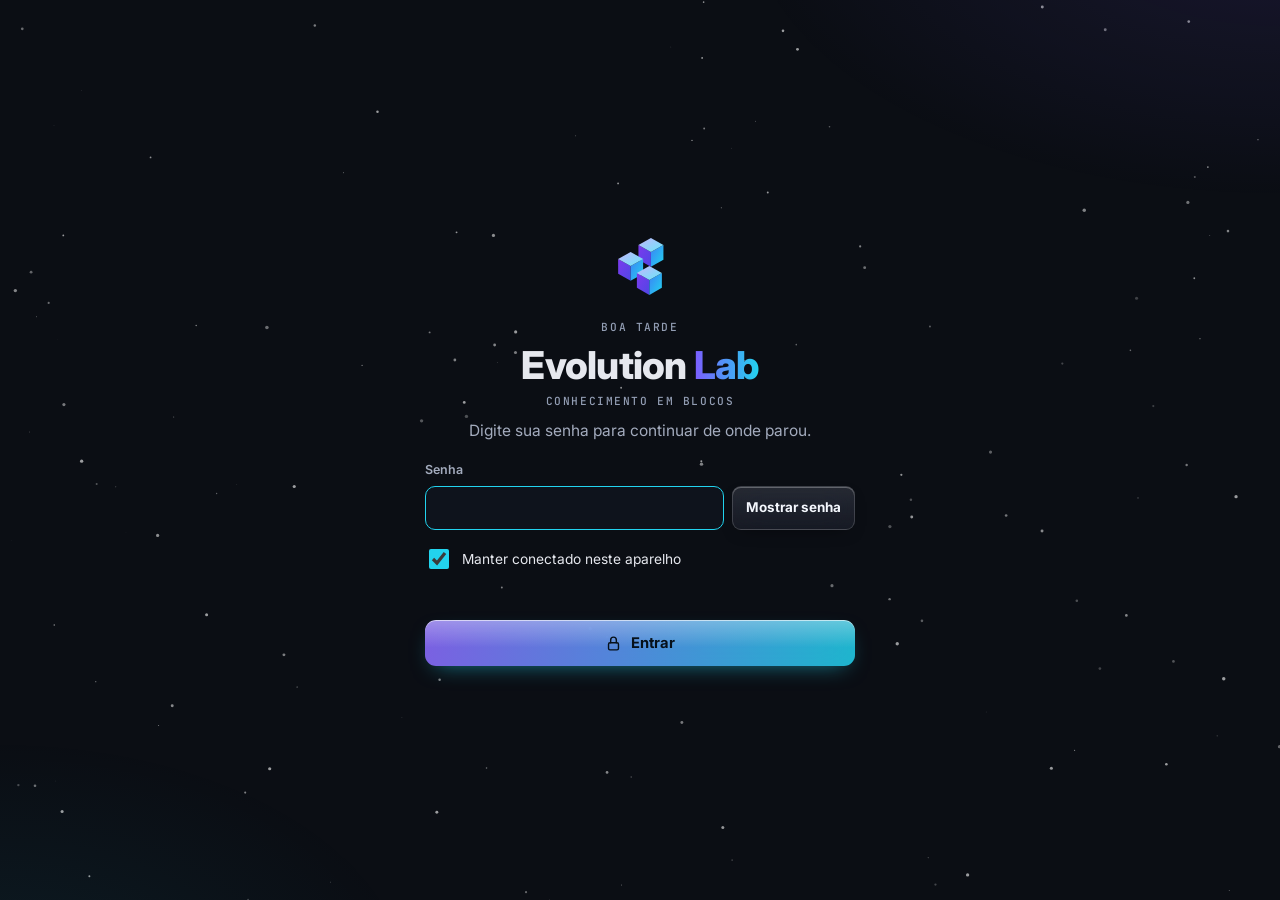
<file: index.html>
<!doctype html>
<html lang="pt-BR">
<head>
<meta charset="utf-8">
<meta name="viewport" content="width=device-width,initial-scale=1,viewport-fit=cover">
<title>Evolution Lab</title>
<meta name="description" content="A escola particular do Arnold: Curso de Claude, Programação com a BLESSAINT e Faculdade Estácio.">
<meta name="theme-color" content="#0B0E1A">
<meta name="apple-mobile-web-app-capable" content="yes">
<meta name="mobile-web-app-capable" content="yes">
<meta name="apple-mobile-web-app-status-bar-style" content="black-translucent">
<meta name="apple-mobile-web-app-title" content="Evo Lab">
<link rel="manifest" href="manifest.webmanifest">
<link rel="icon" href="icon.svg" type="image/svg+xml">
<link rel="apple-touch-icon" href="icon-180.png">
<link rel="preconnect" href="https://fonts.googleapis.com">
<link rel="preconnect" href="https://fonts.gstatic.com" crossorigin>
<link rel="stylesheet" href="https://fonts.googleapis.com/css2?family=Inter:wght@400;500;600;700;800&family=JetBrains+Mono:wght@400;500;600&family=Pixelify+Sans:wght@500;700&display=swap">
<style>
/* Direção: "árvore de habilidades" — RPG da carreira dev. Painel escuro de ferramenta, violeta e ciano como energia, âmbar para constância, tipografia Inter + JetBrains Mono. */
:root{
  --bg:#0B0E14; --bg2:#0E131C; --card:#121722; --card2:#171D2B; --card3:#1E2533;
  --line:#1E2533; --line2:#2A3245;
  --text:#E6E8EE; --muted:#A3ABBD; --dim:#929DB3;
  --violet:#A78BFA; --violet2:#7C5CFF; --cyan:#22D3EE; --amber:#F59E0B; --pink:#F472B6; --green:#34D399; --red:#F87171;
  --gold:#22D3EE; --fire:#F59E0B; --sky:#22D3EE;
  --claude:#F59E0B; --prog:#A78BFA; --fac:#F472B6;
  --ok:#34D399; --bad:#F87171;
  --grad:linear-gradient(90deg,#7C5CFF,#22D3EE);
  --r:16px;
  --f-d:"Inter", system-ui, -apple-system, "Segoe UI", sans-serif;
  --f-b:"Inter", system-ui, -apple-system, "Segoe UI", sans-serif;
  --f-m:"JetBrains Mono", ui-monospace, Consolas, monospace;
  --ink:#E6E8EE; --ink2:#A3ABBD; --paper:#0E131C; --pen:#A78BFA; --pen-soft:#1D1A33;
  --hl:#22D3EE; --hl-ink:#04161A; --red2:#F87171; --ok-soft:#0F2A22; --c-claude:#F59E0B; --c-claude-soft:#2A2010;
  --f-body:var(--f-b); --f-hand:var(--f-m); --f-mono:var(--f-m);
  color-scheme:dark;
}
*{box-sizing:border-box;-webkit-tap-highlight-color:transparent}
html,body{margin:0}
body{background:var(--bg);color:var(--text);font-family:var(--f-b);font-size:15.5px;line-height:1.6;min-height:100vh;overflow-x:hidden;padding-top:env(safe-area-inset-top,0px);-webkit-font-smoothing:antialiased}
body::after{content:"";position:fixed;inset:0;pointer-events:none;z-index:-1;background:radial-gradient(900px 480px at 100% -10%,rgba(124,92,255,.12),transparent 60%),radial-gradient(700px 420px at 0% 110%,rgba(34,211,238,.07),transparent 60%)}
a{color:var(--cyan)}
button{font:inherit;color:inherit;cursor:pointer;border:0;background:none}
input,textarea,select{font:inherit;color:var(--text)}
:focus-visible{outline:2px solid var(--cyan);outline-offset:3px;border-radius:8px}
h1,h2,h3,h4{font-family:var(--f-d);margin:0;line-height:1.12;text-wrap:balance;font-weight:800;letter-spacing:-.02em}
h1{font-size:clamp(1.9rem,5.2vw,2.7rem)}
h2{font-size:clamp(1.3rem,3.4vw,1.75rem)}
h3{font-size:1.05rem;letter-spacing:-.01em}
p{margin:0 0 .8em}
code{font-family:var(--f-m);font-size:.85em;background:#1A2030;color:#C9D4FF;padding:.12em .4em;border-radius:6px}
pre{background:#080B11;border:1px solid var(--line);color:#D6DEFF;padding:14px 16px;border-radius:12px;overflow-x:auto;font-size:.82rem;line-height:1.6;margin:.6em 0 1em;font-family:var(--f-m)}
pre code{background:none;padding:0;color:inherit}
.sr{position:absolute;width:1px;height:1px;overflow:hidden;clip:rect(0 0 0 0)}
.muted{color:var(--muted)} .dim{color:var(--dim)} .small{font-size:.86rem} .tiny{font-size:.76rem}
.mono{font-family:var(--f-m)}
.num{font-variant-numeric:tabular-nums}
.row{display:flex;gap:12px;align-items:center;flex-wrap:wrap}
.between{justify-content:space-between}
.stack{display:flex;flex-direction:column;gap:16px}
.grid2{display:grid;grid-template-columns:repeat(auto-fit,minmax(min(100%,320px),1fr));gap:16px}
.grid3{display:grid;grid-template-columns:repeat(auto-fit,minmax(min(100%,240px),1fr));gap:14px}
.eyebrow{font-family:var(--f-m);font-size:.7rem;letter-spacing:.14em;text-transform:uppercase;font-weight:500;color:var(--dim)}
.gtext{background:var(--grad);-webkit-background-clip:text;background-clip:text;color:transparent}

/* app shell */
.shell{display:grid;grid-template-columns:248px minmax(0,1fr);min-height:100vh}
.rail{position:sticky;top:0;height:100vh;padding:22px 14px;display:flex;flex-direction:column;gap:4px;border-right:1px solid var(--line);background:rgba(11,14,20,.85)}
.brand{display:flex;align-items:center;gap:12px;padding:2px 6px 22px;text-decoration:none;color:var(--text)}
.brand b{font-weight:700;font-size:.98rem;line-height:1.2;display:block}
.brand small{display:block;font-family:var(--f-m);font-size:.72rem;color:var(--cyan)}
.crest{width:42px;height:42px;flex:none}
.navi{display:flex;align-items:center;gap:12px;padding:10px 12px;border-radius:10px;text-decoration:none;color:var(--dim);font-weight:600;font-size:.93rem}
.navi svg{width:20px;height:20px;flex:none}
.navi:hover{background:var(--card);color:var(--text)}
.navi[aria-current="page"]{background:var(--card2);color:var(--text)}
.navi[aria-current="page"] svg{color:var(--cyan)}
.rail .spacer{flex:1}
.rail .sync{font-family:var(--f-m);font-size:.72rem;color:var(--dim);padding:8px 12px;display:flex;gap:8px;align-items:center}
.dot{width:7px;height:7px;border-radius:50%;background:var(--green);flex:none}
.dot.off{background:var(--amber)} .dot.busy{background:var(--cyan);animation:pulse 1s infinite}
.main{min-width:0}
.topbar{position:sticky;top:0;z-index:30;display:flex;align-items:center;gap:8px;justify-content:flex-end;padding:12px max(18px,env(safe-area-inset-right,0px)) 12px max(18px,env(safe-area-inset-left,0px));background:rgba(11,14,20,.85);backdrop-filter:blur(12px);border-bottom:1px solid var(--line)}
.topbar .brand{display:none;padding:0;margin-right:auto}
.pill{display:inline-flex;align-items:center;gap:7px;padding:6px 11px;border-radius:9px;background:var(--card);border:1px solid var(--line);font-family:var(--f-m);font-size:.8rem;white-space:nowrap;text-decoration:none;color:var(--text)}
.pill svg{width:15px;height:15px}
.pill.fire{color:var(--amber)} .pill.xp{color:var(--cyan)} .pill.lvl{color:var(--violet)}
.pill.fire.cold{color:var(--dim)}
.wrap{max-width:1180px;margin:0 auto;padding:28px max(18px,env(safe-area-inset-right,0px)) 80px max(18px,env(safe-area-inset-left,0px))}
.tabbar{display:none}
@media (max-width:860px){
  .shell{grid-template-columns:1fr}
  .rail{display:none}
  .topbar .brand{display:flex}
  .topbar .brand small{display:none}
  .topbar .pill.lvl{display:none}
  .tabbar{display:flex;position:fixed;left:0;right:0;bottom:0;z-index:40;background:rgba(14,19,28,.96);backdrop-filter:blur(14px);border-top:1px solid var(--line);
    padding:6px max(6px,env(safe-area-inset-right,0px)) calc(6px + env(safe-area-inset-bottom,0px)) max(6px,env(safe-area-inset-left,0px))}
  .tabbar a{flex:1;display:flex;flex-direction:column;align-items:center;gap:3px;padding:6px 2px;border-radius:10px;text-decoration:none;color:var(--dim);font-size:.66rem;font-weight:600}
  .tabbar a svg{width:22px;height:22px}
  .tabbar a[aria-current="page"]{color:var(--cyan)}
  .wrap{padding-bottom:calc(96px + env(safe-area-inset-bottom,0px))}
}

/* cartões e botões */
.card{background:var(--card);border:1px solid var(--line);border-radius:var(--r);padding:18px}
.card.glow{border-color:var(--line2)}
.btn{display:inline-flex;align-items:center;justify-content:center;gap:9px;padding:11px 18px;min-height:46px;border-radius:11px;font-weight:700;font-size:.92rem;text-decoration:none;background:var(--card2);color:var(--text);border:1px solid var(--line2);transition:filter .12s, transform .12s}
.btn:hover{filter:brightness(1.18)}
.btn:active{transform:translateY(1px)}
.btn.gold{background:var(--grad);color:#0B0E14;border:0}
.btn.ok{background:linear-gradient(90deg,#10B981,#34D399);color:#04140E;border:0}
.btn.ghost{background:transparent}
.btn.sm{min-height:38px;padding:7px 13px;font-size:.84rem;border-radius:9px}
.btn svg{width:17px;height:17px}
.tag{display:inline-flex;align-items:center;gap:6px;padding:3px 9px;border-radius:7px;font-family:var(--f-m);font-size:.72rem;background:var(--card3);color:var(--muted)}
.tag.cl{background:rgba(245,158,11,.12);color:var(--amber)} .tag.pg{background:rgba(167,139,250,.14);color:var(--violet)} .tag.fc{background:rgba(244,114,182,.13);color:var(--pink)}
.tag.ok{background:rgba(52,211,153,.13);color:var(--green)} .tag.bad{background:rgba(248,113,113,.13);color:var(--red)} .tag.gold{background:rgba(34,211,238,.12);color:var(--cyan)}
.bar{height:8px;border-radius:99px;background:var(--card3);overflow:hidden}
.bar i{display:block;height:100%;border-radius:99px;background:var(--grad);transition:width .8s cubic-bezier(.2,.8,.2,1)}
.field{display:flex;flex-direction:column;gap:6px;font-size:.78rem;font-weight:600;color:var(--muted)}
.input,.field input,.field select,.field textarea{background:var(--bg2);border:1px solid var(--line2);border-radius:10px;padding:10px 12px;min-height:44px;font-weight:500;width:100%}
.input:focus,.field input:focus,.field textarea:focus{outline:none;border-color:var(--cyan)}
.chips{display:flex;gap:7px;flex-wrap:wrap}
.chip{padding:7px 12px;border-radius:9px;background:var(--card2);border:1px solid var(--line2);font-family:var(--f-m);font-size:.8rem;min-height:36px}
.chip[aria-pressed="true"]{background:var(--cyan);color:#04161A;border-color:var(--cyan)}
.err{color:var(--red);font-weight:600;font-size:.85rem;min-height:1.2em}

/* PAINEL */
.dash > *,.stack > *,.hero-grid > *{min-width:0}
.dash{display:grid;grid-template-columns:minmax(0,1.3fr) minmax(0,1fr);gap:16px;align-items:start}
@media (max-width:980px){.dash{grid-template-columns:1fr}}
.head{display:flex;justify-content:space-between;align-items:flex-end;gap:14px;flex-wrap:wrap}
.head h1 span{background:var(--grad);-webkit-background-clip:text;background-clip:text;color:transparent}
.k{font-family:var(--f-m);font-size:.7rem;color:var(--dim);text-transform:uppercase;letter-spacing:.14em}
.career{display:flex;align-items:center;gap:8px;margin-top:14px;overflow-x:auto;padding-bottom:2px}
.career span{font-family:var(--f-m);font-size:.78rem;color:#4F586D;white-space:nowrap}
.career span.on{color:var(--text)} .career span.cur{color:var(--cyan);font-weight:600}
.career i{flex:1;min-width:16px;height:2px;background:#232B3B;border-radius:2px}
.career i.on{background:var(--cyan)}
.stats3{display:grid;grid-template-columns:repeat(3,minmax(0,1fr));gap:10px;margin-top:14px}
.stat{background:var(--bg2);border:1px solid var(--line);border-radius:12px;padding:12px}
.stat .v{font-weight:800;font-size:1.55rem;letter-spacing:-.03em;margin-top:4px;line-height:1.1}
.stat .v small{font-family:var(--f-m);font-weight:400;font-size:.74rem;color:var(--dim);letter-spacing:0}
.attr{display:grid;grid-template-columns:104px minmax(0,1fr) 32px;gap:10px;align-items:center;font-size:.92rem;margin-top:11px}
.attr .bar{height:7px}
.attr b{font-family:var(--f-m);font-weight:400;font-size:.8rem;color:var(--dim);text-align:right}
.tree{width:100%;height:auto;display:block}
.tree text{font-family:var(--f-m);font-size:11px}
.weekt{display:grid;grid-template-columns:repeat(7,minmax(0,1fr));gap:7px;margin-top:14px}
.weekt div{text-align:center}
.weekt i{display:block;height:48px;border-radius:9px;background:var(--card3)}
.weekt i.on{background:var(--cyan)}
.weekt i.rest{background:transparent;border:1.5px dashed var(--line2)}
.weekt i.today{box-shadow:0 0 0 2px var(--text)}
.weekt i.on.today{background:var(--grad)}
.weekt small{font-family:var(--f-m);font-size:.7rem;color:var(--dim)}
.quest{display:grid;grid-template-columns:30px minmax(0,1fr) auto;gap:12px;align-items:center;padding:12px 0;border-top:1px solid var(--line);text-decoration:none;color:var(--text)}
.quest:first-of-type{border-top:0}
.quest .ic{width:26px;height:26px;border-radius:8px;display:flex;align-items:center;justify-content:center;border:1.5px solid var(--line2)}
.qfold{margin-top:10px;border:1px solid var(--line);border-radius:14px;padding:0 12px;background:rgba(255,255,255,.02)}
.qfold>summary{list-style:none;cursor:pointer;display:flex;align-items:center;justify-content:space-between;gap:10px;min-height:46px;font-weight:600;font-size:14px}
.qfold>summary::-webkit-details-marker{display:none}
.qfold-chev{width:9px;height:9px;border-right:2px solid currentColor;border-bottom:2px solid currentColor;transform:rotate(45deg);transition:transform .2s;margin-right:4px;opacity:.7}
.qfold[open] .qfold-chev{transform:rotate(-135deg)}
.qfold[open]{padding-bottom:6px}
.qfold.late{border-color:rgba(245,158,11,.45);background:linear-gradient(150deg,rgba(245,158,11,.10),rgba(255,255,255,.02))}
.qfold.late>summary{color:var(--amber,#F59E0B)}
.quest.late .ic{border-color:rgba(245,158,11,.7)}
.quest.late .rw{color:var(--amber,#F59E0B)}
.quest .ic svg{width:15px;height:15px}
.quest.done .ic{background:var(--cyan);border-color:var(--cyan);color:#04161A}
.quest.done b{color:var(--dim);text-decoration:line-through;font-weight:500}
.quest .rw{font-family:var(--f-m);color:var(--violet);font-size:.78rem;white-space:nowrap}
.quest:hover b{color:#fff}
.goal{display:flex;gap:14px;align-items:center}
.ring{flex:none}
.ring text{font-family:var(--f-m);font-weight:600;fill:var(--text)}
.badge-mini{display:flex;gap:10px;align-items:center;padding:10px;border-radius:11px;background:var(--bg2);border:1px solid var(--line);font-size:.86rem}
.badge-mini i{width:30px;height:30px;border-radius:8px;display:flex;align-items:center;justify-content:center;font:600 .62rem var(--f-m);font-style:normal;flex:none;color:#0B0E14}
.badge-mini.off i{background:var(--card3)!important;color:var(--dim)}
.badge-mini.off{color:var(--dim)}
.course{display:flex;flex-direction:column;gap:10px;text-decoration:none;color:var(--text);border-radius:var(--r);padding:16px;background:var(--card);border:1px solid var(--line);transition:border-color .15s}
.course:hover{border-color:var(--line2)}
.course .ico{width:38px;height:38px;border-radius:10px;display:flex;align-items:center;justify-content:center;background:var(--card3)}
.course .ico svg{width:20px;height:20px}
.c-cl .ico{color:var(--amber)} .c-pg .ico{color:var(--violet)} .c-fc .ico{color:var(--pink)}
.course h3{font-size:1rem}
.course .grow{flex:1}
.heat{display:grid;grid-auto-flow:column;grid-template-rows:repeat(7,1fr);gap:3px;overflow-x:auto;padding-bottom:4px}
.heat i{width:13px;height:13px;border-radius:3px;background:var(--card3)}
.heat i.l1{background:#173B47} .heat i.l2{background:#156075} .heat i.l3{background:#1597B0} .heat i.l4{background:#22D3EE}
.quote{font-weight:600;font-size:1rem;line-height:1.45}

/* hero de curso */
.course-hero{border-radius:20px;padding:clamp(20px,3.5vw,30px);border:1px solid var(--line);background:var(--card);position:relative;overflow:hidden}
.course-hero::before{content:"";position:absolute;inset:0 0 auto;height:3px;background:var(--acc,var(--grad))}
.hero-grid{display:grid;grid-template-columns:minmax(0,1.3fr) minmax(0,1fr);gap:22px;align-items:center}
@media (max-width:760px){.hero-grid{grid-template-columns:1fr}}

/* TRILHA (curso de Claude) */
.trail{position:relative;display:flex;flex-direction:column;align-items:center;padding:6px 0 30px}
.unit{width:100%;max-width:680px;border-radius:14px;padding:14px 16px;margin:24px 0 14px;display:flex;justify-content:space-between;align-items:center;gap:12px;border:1px solid var(--line);background:var(--card)}
.unit h3{font-size:1rem}
.node-wrap{position:relative;display:flex;flex-direction:column;align-items:center;margin:8px 0}
.node{position:relative;width:64px;height:64px;border-radius:50%;display:flex;align-items:center;justify-content:center;text-decoration:none;color:var(--muted);background:var(--bg2);border:2px solid var(--line2);font-family:var(--f-m);font-weight:600;font-size:1.05rem;transition:transform .12s,border-color .12s}
.node:hover{border-color:var(--violet);color:var(--text)}
.node.done{background:var(--cyan);border-color:var(--cyan);color:#04161A}
.node.cur{border-color:var(--violet);color:var(--text);box-shadow:0 0 0 6px rgba(124,92,255,.18),0 0 28px rgba(124,92,255,.35)}
.node.rev{border-radius:16px}
.node svg{width:26px;height:26px}
.node-lbl{margin-top:10px;text-align:center;font-weight:600;font-size:.86rem;max-width:min(220px,44vw);line-height:1.3}
.node-lbl small{display:block;color:var(--dim);font-family:var(--f-m);font-weight:400;font-size:.7rem;margin-top:2px}
.stars{display:flex;gap:2px;justify-content:center;margin-top:5px}
.stars svg{width:13px;height:13px}
.bubble{position:absolute;top:-30px;white-space:nowrap;background:var(--violet2);color:#fff;font-family:var(--f-m);font-size:.66rem;padding:4px 8px;border-radius:6px;letter-spacing:.08em}

/* AULA */
.read-bar{position:fixed;left:0;top:0;height:3px;z-index:50;background:var(--grad);width:0}
.lesson{max-width:780px;margin:0 auto}
.crumbs{display:flex;gap:8px;align-items:center;flex-wrap:wrap;font-size:.84rem;font-family:var(--f-m)}
.crumbs a{text-decoration:none;color:var(--muted)}
.fig{margin:0;border-radius:16px;padding:14px;background:var(--bg2);border:1px solid var(--line)}
.fig svg{display:block;width:100%;height:auto}
.content{font-size:1.02rem}
.sec{background:var(--card);border:1px solid var(--line);border-radius:16px;padding:18px 20px;margin-top:12px}
.sec h3{display:flex;gap:12px;align-items:center;font-size:1.08rem;margin-bottom:10px}
.sec h3 .k{width:30px;height:30px;border-radius:8px;flex:none;display:flex;align-items:center;justify-content:center;background:rgba(124,92,255,.16);color:var(--violet);font-family:var(--f-m);font-size:.82rem;letter-spacing:0}
.sec ul,.sec ol{padding-left:1.25em;margin:.3em 0 .6em} .sec li{margin:.3em 0}
.sec b{color:#fff}
.tip{display:flex;gap:14px;padding:16px 18px;border-radius:16px;background:rgba(34,211,238,.06);border:1px solid rgba(34,211,238,.28)}
.tip svg{width:24px;height:24px;color:var(--cyan);flex:none}
.divider{display:flex;align-items:center;gap:14px;margin:26px 0 6px}
.divider::before,.divider::after{content:"";flex:1;height:1px;background:var(--line2)}
.divider h2{font-family:var(--f-m);font-weight:500;font-size:.85rem;letter-spacing:.16em;text-transform:uppercase;color:var(--cyan)}
.mind{display:grid;grid-template-columns:repeat(auto-fit,minmax(min(100%,200px),1fr));gap:10px}
.mind .center{grid-column:1/-1;text-align:center;padding:12px;border-radius:12px;background:var(--grad);color:#0B0E14;font-weight:800}
.mind .n{padding:11px 13px;border-radius:12px;background:var(--card);border:1px solid var(--line);border-left:3px solid var(--violet);font-weight:500;font-size:.9rem;line-height:1.35}

/* QUIZ */
.quiz{background:var(--card);border:1px solid var(--line2);border-radius:18px;padding:clamp(16px,3vw,24px)}
.qprog{display:flex;gap:5px}
.qprog i{flex:1;height:5px;border-radius:99px;background:var(--card3)}
.qprog i.ok{background:var(--green)} .qprog i.bad{background:var(--red)} .qprog i.cur{background:var(--violet)}
.qtext{font-weight:700;font-size:clamp(1.05rem,3vw,1.25rem);line-height:1.35;margin:16px 0 12px;letter-spacing:-.01em}
.opt{display:flex;gap:13px;align-items:flex-start;width:100%;text-align:left;padding:13px 14px;border-radius:12px;background:var(--bg2);border:1.5px solid var(--line2);margin-top:9px;font-weight:500;line-height:1.4;transition:border-color .1s}
.opt:hover{border-color:#3B4560}
.box{flex:none;width:22px;height:22px;border:2px solid #4B556D;border-radius:6px;position:relative;margin-top:-1px}
.opt[aria-checked="true"]{border-color:var(--violet);background:rgba(124,92,255,.08)}
.opt[aria-checked="true"] .box{border-color:var(--violet)}
.opt[aria-checked="true"] .box::before,.opt[aria-checked="true"] .box::after{content:"";position:absolute;left:50%;top:50%;width:18px;height:3px;background:var(--violet);border-radius:2px}
.opt[aria-checked="true"] .box::before{transform:translate(-50%,-50%) rotate(45deg)}
.opt[aria-checked="true"] .box::after{transform:translate(-50%,-50%) rotate(-45deg)}
.opt.right{border-color:var(--green);background:rgba(52,211,153,.08)} .opt.right .box{border-color:var(--green)} .opt.right .box::before,.opt.right .box::after{background:var(--green)}
.opt.wrong{border-color:var(--red);background:rgba(248,113,113,.08)} .opt.wrong .box{border-color:var(--red)} .opt.wrong .box::before,.opt.wrong .box::after{background:var(--red)}
.opt[disabled]{cursor:default}
.feedback{margin-top:14px;padding:14px;border-radius:12px;display:flex;gap:12px;align-items:flex-start;font-size:.94rem}
.feedback.ok{background:rgba(52,211,153,.08);border:1px solid rgba(52,211,153,.35)} .feedback.bad{background:rgba(248,113,113,.07);border:1px solid rgba(248,113,113,.35)}
.combo{font-family:var(--f-m);font-size:.82rem;color:var(--amber);display:flex;gap:6px;align-items:center}
.result{text-align:center;display:flex;flex-direction:column;align-items:center;gap:12px;padding:8px 0}
.bigstars{display:flex;gap:8px}
.bigstars svg{width:40px;height:40px}
.xpgain{font-family:var(--f-m);font-weight:600;font-size:1.7rem;color:var(--cyan)}
.check{display:flex;gap:13px;align-items:flex-start;width:100%;text-align:left;padding:12px 14px;border-radius:12px;background:var(--bg2);border:1px solid var(--line2);font-weight:500;line-height:1.4}
.check + .check{margin-top:8px}
.check[aria-checked="true"]{border-color:rgba(52,211,153,.5)}
.check[aria-checked="true"] .t{color:var(--dim);text-decoration:line-through}
.check[aria-checked="true"] .box{background:var(--green);border-color:var(--green)}
.check[aria-checked="true"] .box::after{content:"";position:absolute;left:6px;top:1px;width:6px;height:12px;border:solid #04140E;border-width:0 3px 3px 0;transform:rotate(45deg)}
.check .xp{margin-left:auto;font-family:var(--f-m);font-size:.74rem;color:var(--violet);white-space:nowrap}

/* listas */
.list{border-radius:16px;overflow:hidden;border:1px solid var(--line);background:var(--card)}
.li{display:grid;grid-template-columns:auto minmax(0,1fr) auto;gap:14px;align-items:center;padding:12px 16px;border-top:1px solid var(--line);width:100%;text-align:left}
.li:first-child{border-top:0}
.li:hover{background:var(--card2)}
.tick{width:26px;height:26px;border-radius:8px;border:2px solid var(--line2);position:relative;flex:none;background:var(--bg2)}
.tick[aria-checked="true"]{background:var(--cyan);border-color:var(--cyan)}
.tick[aria-checked="true"]::after{content:"";position:absolute;left:7px;top:2px;width:7px;height:13px;border:solid #04161A;border-width:0 3px 3px 0;transform:rotate(45deg)}
.grade{font-family:var(--f-m);font-size:1.05rem;font-weight:600;color:var(--cyan);line-height:1}
.boss{display:flex;gap:14px;align-items:center;padding:12px 14px;border-radius:12px;background:var(--bg2);border:1px solid var(--line);width:100%;text-align:left}
.boss .hp{flex:1}
.boss.dead{opacity:.55}
.boss.dead .t{text-decoration:line-through}

/* faculdade */
.disc{border-radius:16px;padding:18px;background:var(--card);border:1px solid var(--line);border-top:3px solid var(--pink)}
.grades{display:grid;grid-template-columns:repeat(4,minmax(0,1fr));gap:10px}
@media (max-width:520px){.grades{grid-template-columns:repeat(2,minmax(0,1fr))}}
.ev{display:flex;gap:14px;align-items:center;padding:11px 0;border-bottom:1px solid var(--line)}
.ev .d{width:50px;height:54px;flex:none;border-radius:10px;background:var(--card3);display:flex;flex-direction:column;align-items:center;justify-content:center;font-weight:800;line-height:1}
.ev .d small{font-family:var(--f-m);font-weight:400;font-size:.6rem;color:var(--pink);text-transform:uppercase;margin-top:4px}

/* perfil */
.medal{display:flex;gap:12px;align-items:center;padding:12px;border-radius:12px;background:var(--bg2);border:1px solid var(--line)}
.medal .m{width:44px;height:44px;flex:none}
.medal.off{opacity:.45;filter:grayscale(1)}
.medal.on{border-color:rgba(34,211,238,.35)}
.tbl{width:100%;border-collapse:collapse;font-size:.92rem}
.tbl th{text-align:left;font-family:var(--f-m);font-weight:400;font-size:.68rem;letter-spacing:.12em;text-transform:uppercase;color:var(--dim);padding:10px;border-bottom:1px solid var(--line2)}
.tbl td{padding:12px 10px;border-bottom:1px solid var(--line)}
.tbl-wrap{overflow-x:auto}
.cert{position:relative;text-align:center;padding:30px 22px;border-radius:18px;background:linear-gradient(135deg,#1A1535,#0F2A33);border:1px solid rgba(34,211,238,.4)}
.cert h2{background:var(--grad);-webkit-background-clip:text;background-clip:text;color:transparent}

/* login */
.login{min-height:100vh;display:flex;align-items:center;justify-content:center;padding:28px max(18px,env(safe-area-inset-right,0px)) 28px max(18px,env(safe-area-inset-left,0px));position:relative;overflow:hidden}
.login canvas{position:fixed;inset:0;width:100%;height:100%;z-index:-1;opacity:.6}
.login-box{width:100%;max-width:430px;display:flex;flex-direction:column;gap:16px}
.login-box .crest{width:64px;height:64px;margin:0 auto}
.login h1{text-align:center;font-size:clamp(1.8rem,7vw,2.4rem)}
.steps{counter-reset:s;display:flex;flex-direction:column;gap:10px;padding:0;margin:0;list-style:none}
.steps li{counter-increment:s;display:grid;grid-template-columns:30px minmax(0,1fr);gap:10px;font-size:.9rem}
.steps li::before{content:counter(s);width:24px;height:24px;border-radius:7px;background:var(--card3);display:flex;align-items:center;justify-content:center;font-family:var(--f-m);font-size:.75rem}

/* overlays */
.toast{position:fixed;left:50%;transform:translateX(-50%);bottom:calc(92px + env(safe-area-inset-bottom,0px));z-index:80;background:var(--card2);border:1px solid var(--line2);color:var(--text);padding:11px 18px;border-radius:11px;font-weight:600;font-size:.88rem;max-width:calc(100% - 32px);text-align:center;box-shadow:0 12px 40px rgba(0,0,0,.5)}
@media (min-width:861px){.toast{bottom:28px}}
.xp-float{position:fixed;z-index:85;font-family:var(--f-m);font-weight:600;color:var(--cyan);font-size:1.05rem;pointer-events:none;background:rgba(11,14,20,.85);border:1px solid rgba(34,211,238,.4);padding:4px 10px;border-radius:8px}
@media (prefers-reduced-motion:no-preference){.xp-float{animation:floatup 1.3s ease-out forwards}}
@keyframes floatup{from{opacity:0;transform:translateY(8px)}20%{opacity:1;transform:translateY(0)}to{opacity:0;transform:translateY(-46px)}}
@keyframes pulse{0%,100%{opacity:1}50%{opacity:.35}}
.modal{position:fixed;inset:0;z-index:90;background:rgba(5,7,12,.8);backdrop-filter:blur(6px);display:flex;align-items:center;justify-content:center;padding:22px}
.modal-in{width:100%;max-width:420px;border-radius:20px;padding:28px 22px;text-align:center;background:var(--card);border:1px solid var(--line2);display:flex;flex-direction:column;gap:12px;align-items:center;box-shadow:0 0 0 1px rgba(124,92,255,.2),0 30px 80px rgba(0,0,0,.6),0 0 60px rgba(124,92,255,.2)}
@media (prefers-reduced-motion:no-preference){.modal-in{animation:pop .35s cubic-bezier(.2,1.2,.4,1) both}}
@keyframes pop{from{transform:scale(.92);opacity:0}to{transform:none;opacity:1}}
.sheet{position:fixed;inset:0;z-index:90;background:rgba(5,7,12,.7);display:flex;align-items:flex-end;justify-content:center}
.sheet-in{width:100%;max-width:560px;background:var(--card);border:1px solid var(--line2);border-radius:20px 20px 0 0;padding:20px 18px calc(22px + env(safe-area-inset-bottom,0px));display:flex;flex-direction:column;gap:14px;max-height:88vh;overflow:auto}
@media (prefers-reduced-motion:no-preference){.sheet-in{animation:up .22s ease-out both}}
@keyframes up{from{transform:translateY(30px);opacity:.5}to{transform:none;opacity:1}}
#confetti{display:none}
.fade{animation:fadein .25s ease-out both}
@keyframes fadein{from{opacity:0;transform:translateY(6px)}to{opacity:1;transform:none}}

/* meus cursos, violão, biblioteca */
.ptag{display:inline-flex;align-items:center;font-family:var(--f-m);font-size:.66rem;letter-spacing:.08em;text-transform:uppercase;padding:3px 9px;border-radius:999px;border:1px solid}
.okc{color:var(--green)} .vio{color:var(--violet)}
.cgrid{display:grid;grid-template-columns:repeat(auto-fill,minmax(min(100%,290px),1fr));gap:14px}
.ccard{display:flex;flex-direction:column;gap:12px;padding:16px;border-radius:var(--r);background:var(--card);border:1px solid var(--line);text-decoration:none;color:var(--text);transition:border-color .15s}
.ccard:hover{border-color:var(--line2)}
.ccard .bar{height:6px}
.ccover{height:88px;border-radius:12px;position:relative;overflow:hidden;display:flex;align-items:flex-end;padding:12px}
.ccover::after{content:"";position:absolute;inset:0;background:repeating-linear-gradient(135deg,rgba(255,255,255,.04) 0 2px,transparent 2px 14px)}
.ccover b{position:relative;font-weight:800;font-size:1.02rem;line-height:1.2}
.ccard .btn{overflow:hidden;text-overflow:ellipsis;white-space:nowrap;display:block;text-align:center;line-height:22px}
.linkcard{display:flex;align-items:center;gap:14px;text-decoration:none;color:var(--text)}
.linkcard > span:nth-child(2){flex:1;min-width:0}
.linkcard > svg{width:18px;height:18px;color:var(--dim)}
.ico2{width:42px;height:42px;border-radius:12px;display:grid;place-items:center;background:var(--card3);color:var(--cyan);flex:none}
.ico2 svg{width:22px;height:22px}
.back{display:inline-flex;align-items:center;gap:8px;color:var(--muted);text-decoration:none;font-weight:600;font-size:.88rem}
.back svg{width:18px;height:18px}
.chero{display:grid;grid-template-columns:minmax(0,1.4fr) minmax(0,1fr);gap:16px}
@media (max-width:860px){.chero{grid-template-columns:1fr}}
.mod{border:1px solid var(--line);border-radius:14px;background:var(--card);margin-bottom:10px;overflow:hidden}
.mod summary{list-style:none;cursor:pointer;padding:14px 16px;display:flex;gap:12px;align-items:center}
.mod summary::-webkit-details-marker{display:none}
.mn{width:38px;height:34px;border-radius:10px;display:grid;place-items:center;background:var(--card3);color:var(--muted);flex:none;font-family:var(--f-m);font-size:.68rem;font-weight:700}
.mn svg{width:16px;height:16px}
.mod.done .mn{background:#0F2A22;color:var(--green)} .mod.cur .mn{background:#1D1A33;color:var(--violet)}
.les{display:flex;align-items:center;gap:12px;padding:11px 16px;border-top:1px solid var(--line)}
.les.nx{background:#16132A}
.les .t{flex:1;min-width:0}.les .t b{font-weight:600;font-size:.92rem;display:block;line-height:1.3}
.les .tick{cursor:pointer}
.open{font-weight:600;font-size:.8rem;color:var(--cyan);text-decoration:none;white-space:nowrap}
.cnt{display:flex;align-items:center;gap:10px}
.cnt .btn{min-width:40px;padding:6px 0}
.cnt .mono{font-size:1.05rem;font-weight:700;min-width:54px;text-align:center}
.vweek{display:grid;grid-template-columns:repeat(7,1fr);gap:8px;align-items:end;height:100px;margin-top:14px}
.vweek > div{display:flex;flex-direction:column;justify-content:flex-end;height:100%}
.vweek i{display:block;border-radius:6px 6px 3px 3px;background:var(--grad)}
.vweek span{font-family:var(--f-m);font-size:.66rem;color:var(--dim);text-align:center;display:block;margin-top:5px}
.vweek span.today{color:var(--cyan)}
.chords{display:flex;gap:8px;flex-wrap:wrap}
.cd{font-family:var(--f-m);font-weight:700;font-size:.85rem;padding:8px 12px;min-width:46px;border-radius:10px;border:1px solid var(--line2);background:var(--card2);color:var(--dim)}
.cd.s2{color:var(--green);border-color:#1F4D2E;background:#0F2A22} .cd.s1{color:var(--amber);border-color:#5A4010;background:#2A2010}
.song{display:flex;gap:10px;align-items:center;padding:10px 0;border-top:1px solid var(--line)}
.song b{font-weight:600}
.st{font-family:var(--f-m);font-weight:600;font-size:.68rem;padding:4px 9px;border-radius:999px;white-space:nowrap;flex:none}
.st.a{background:#2A2010;color:var(--amber)} .st.d{background:#0F2A22;color:var(--green)} .st.q{background:var(--card3);color:var(--muted)}
.seg{display:flex;gap:6px;flex-wrap:wrap}
.seg button{font-weight:600;font-size:.8rem;padding:7px 12px;border-radius:9px;background:var(--card);border:1px solid var(--line);color:var(--muted)}
.seg button[aria-pressed="true"]{color:var(--text);border-color:var(--cyan)}
.shelf{display:grid;grid-template-columns:repeat(auto-fill,minmax(140px,1fr));gap:16px}
.book{display:flex;flex-direction:column;gap:8px;text-align:left}
.book.add{aspect-ratio:2/3;border-radius:12px;border:1.5px dashed var(--line2);display:grid;place-items:center;color:var(--dim);font-weight:600;text-align:center}
.book.add svg{width:22px;height:22px}
.bc{aspect-ratio:2/3;width:100%;border-radius:6px 12px 12px 6px;padding:14px 12px;display:flex;flex-direction:column;justify-content:space-between;box-shadow:inset 6px 0 0 rgba(0,0,0,.25),0 10px 24px rgba(0,0,0,.35);color:#fff}
.bc.big{width:104px;flex:none}
.bc b{font-weight:800;font-size:1rem;line-height:1.15}
.bc small{font-family:var(--f-m);font-size:.6rem;opacity:.75;letter-spacing:.04em}
.stars5{display:flex;gap:2px}
.stars5 button{font-size:1.4rem;color:var(--line2);padding:0 2px;line-height:1}
.stars5 button.on{color:var(--amber)}
.note{border-left:3px solid var(--violet2);padding:8px 12px;background:var(--card2);border-radius:0 10px 10px 0;font-size:.9rem;margin-top:8px;gap:8px}
.tabbar a{min-width:0}
.tree .tl{font-family:var(--f-b);font-size:10.5px}
.tree-list{display:none;flex-direction:column;gap:2px;position:relative}
.tn{display:flex;align-items:center;gap:12px;padding:7px 4px;position:relative}
.tn .ring{flex:none}
.tn .ring text{fill:var(--text);font-family:var(--f-m);font-weight:700}
.tn b{font-weight:600;font-size:.92rem;display:block;line-height:1.25}
.tn.lock{opacity:.55}
.tn.cur{background:linear-gradient(90deg,rgba(124,92,255,.14),transparent);border-radius:12px}
.tn + .tn::before{content:"";position:absolute;left:23px;top:-8px;width:2px;height:12px;background:var(--line2)}
.tn.ok + .tn::before{background:var(--cyan)}
.frase{margin:10px 0 0;font-size:.95rem;color:var(--text);max-width:620px;line-height:1.45;border-left:3px solid var(--violet2);padding-left:12px}
.frase span{color:var(--dim);font-size:.8rem;font-family:var(--f-m)}
.trees{display:flex;flex-direction:column;gap:16px}
.ttabs{display:none;gap:6px;overflow-x:auto;scrollbar-width:none}
.ttabs::-webkit-scrollbar{display:none}
.ttabs button{flex:none;font-weight:600;font-size:.82rem;padding:8px 13px;border-radius:999px;background:var(--card);border:1px solid var(--line2);color:var(--muted)}
.ttabs button[aria-selected="true"]{color:var(--text);border-color:var(--violet2);background:var(--card3)}
@media (max-width:640px){.tree-wide{display:none}.tree-list{display:flex}.ttabs{display:flex}.trees{gap:10px}.trees .treecard{display:none}.trees .treecard.on{display:block}}
@media (max-width:980px){.dash > .stack{display:contents}.o1{order:1}.o2{order:2}.o3{order:3}.o4{order:4}.o5{order:5}.o6{order:6}.o7{order:7}}
.dday{display:flex;align-items:center;gap:14px;text-decoration:none;color:var(--text)}
.dday:hover{border-color:var(--line2)}
.arena h2{font-size:1.15rem}
.fases{display:grid;grid-template-columns:repeat(auto-fill,minmax(min(100%,250px),1fr));gap:8px;margin-top:14px}
.fase{display:flex;align-items:center;gap:12px;padding:11px 12px;border-radius:12px;background:var(--bg2);border:1px solid var(--line);text-decoration:none;color:var(--text)}
.fase:hover{border-color:var(--violet2)}
.fase b{font-weight:600;font-size:.92rem;display:block;line-height:1.3}
.fn{width:32px;height:32px;border-radius:9px;display:grid;place-items:center;background:var(--card3);color:var(--muted);flex:none;font-weight:700;font-size:.8rem}
.fn svg{width:16px;height:16px}
.fase.ok .fn{background:#0E2A33;color:var(--cyan)}
.fase.boss{border-color:#5A2424;background:linear-gradient(90deg,rgba(248,113,113,.08),var(--bg2))}
.fase.boss .fn{background:#3A1515;color:var(--red)}
.fase.lock{opacity:.55;pointer-events:none}
.vidas{display:flex;gap:2px;font-size:1rem}.vidas i{font-style:normal;color:var(--card3)}.vidas i.on{color:var(--red)}
.navg{font-family:var(--f-m);font-size:.62rem;letter-spacing:.14em;text-transform:uppercase;color:var(--dim);padding:14px 12px 4px}
.navg:empty{padding:6px 0 0}
.rail{overflow-y:auto}
.xtag{display:inline-block;font-family:var(--f-m);font-size:.6rem;letter-spacing:.08em;text-transform:uppercase;padding:1px 7px;border-radius:999px;vertical-align:1px}
.xtag.car{background:#0E2A33;color:var(--cyan)} .xtag.hb{background:#2A2010;color:var(--amber)}
.stats3.s4{grid-template-columns:repeat(4,minmax(0,1fr))}
@media (max-width:520px){.stats3.s4{grid-template-columns:repeat(2,minmax(0,1fr))}}
@media (prefers-reduced-motion:reduce){*{animation:none!important;transition:none!important}}


/* iPhone: Dynamic Island, barra inferior, sem zoom em campos */
#quiz{scroll-margin-top:calc(76px + env(safe-area-inset-top,0px))}
body::before{content:"";position:fixed;inset:0 0 auto;height:env(safe-area-inset-top,0px);z-index:35;background:rgba(11,14,20,.96)}
.topbar{top:env(safe-area-inset-top,0px)}
.rail{top:env(safe-area-inset-top,0px);height:calc(100vh - env(safe-area-inset-top,0px))}
.login{min-height:100vh;min-height:100dvh}
.shell{min-height:100dvh}
html{-webkit-text-size-adjust:100%;text-size-adjust:100%}
@media (max-width:860px){
  input,select,textarea,.input,.field input,.field select,.field textarea{font-size:16px}
  .wrap{padding-top:18px}
  h1{font-size:clamp(1.7rem,8vw,2.2rem)}
  .head .pill{display:none}
  .card{padding:16px}
  .course-hero{padding:18px}
  .stats3{gap:8px}
  .stat{padding:10px}
  .stat .v{font-size:1.3rem}
  .attr{grid-template-columns:92px minmax(0,1fr) 28px}
  .tabbar a{min-height:50px}
  .btn{min-height:48px}
  .opt,.check{min-height:52px}
  .modal{padding:16px max(16px,env(safe-area-inset-left,0px)) calc(16px + env(safe-area-inset-bottom,0px))}
  .toast{bottom:calc(84px + env(safe-area-inset-bottom,0px))}
}

/* ilustrações */
.il text{font-family:var(--f-b);font-size:16px;fill:var(--ink)}
.il .tsm{font-size:13px;fill:var(--ink2)}
.il .tb{font-weight:700}
.il .th{font-family:var(--f-m);font-size:15px;fill:var(--cyan);font-weight:500}
.il .k{stroke:#5B6680;stroke-width:2;fill:none;stroke-linecap:round;stroke-linejoin:round}
.il .c{fill:#171D2B;stroke:#2F3850;stroke-width:2}
.il .p{fill:#1D1A33;stroke:var(--violet);stroke-width:2}
.il .pf{fill:var(--violet2)}
.il .h{fill:var(--cyan)}
.il .r{stroke:var(--cyan);stroke-width:2;fill:none;stroke-linecap:round}
.il .rf{fill:var(--red)}
.il .a{fill:var(--amber)}
.il .as{fill:#2A2010;stroke:var(--amber);stroke-width:2}
.il .ink{fill:#E6E8EE}
.il .paper{fill:#0E131C}
.il .ok{fill:#0F2A22;stroke:var(--green);stroke-width:2}
.il text.onink{fill:#0E131C}
.il text.onhl{fill:#04161A}

.stat[data-go]{cursor:pointer;transition:border-color .15s,transform .15s}.stat[data-go]:hover,.stat[data-go]:focus-visible{border-color:var(--violet);outline:none}.stat[data-go]:active{transform:scale(.98)}
a.tn{color:inherit;text-decoration:none;-webkit-tap-highlight-color:transparent}a.tn:active{background:rgba(124,92,255,.12);border-radius:12px}
.tree a{cursor:pointer}.tree a:hover circle:first-child{filter:brightness(1.3)}
.ladder{display:flex;flex-direction:column;gap:2px;position:relative}
.rg{display:flex;align-items:center;gap:12px;padding:9px 6px;position:relative;opacity:.6}
.rg.ok{opacity:1}.rg.cur{opacity:1;background:linear-gradient(90deg,rgba(124,92,255,.16),transparent);border-radius:12px}
.rg .dot{flex:none;width:30px;height:30px;border-radius:50%;display:grid;place-items:center;font-family:var(--f-m);font-size:.75rem;font-weight:700;background:var(--bg2);border:2px solid var(--line2);color:var(--dim)}
.rg .dot svg{width:15px;height:15px}.rg.ok .dot{background:var(--cyan);border-color:var(--cyan);color:#04161A}.rg.cur .dot{border-color:var(--violet)}
.rg b{font-weight:600;font-size:.95rem}.rg + .rg::before{content:"";position:absolute;left:20px;top:-10px;width:2px;height:12px;background:var(--line2)}.rg.ok + .rg::before{background:var(--cyan)}
.hbars{display:flex;align-items:flex-end;gap:5px;height:90px}.hbars>div{flex:1;height:100%;display:flex;align-items:flex-end}
.hbars i{display:block;width:100%;border-radius:5px 5px 2px 2px;background:var(--line2)}.hbars i.on{background:linear-gradient(180deg,var(--cyan),var(--violet))}.hbars i.today{outline:2px solid #fff3}
.gift{display:flex;flex-direction:column}.gift.lock{opacity:.6;border-style:dashed}.gift .gico{flex:none;width:38px;height:38px;border-radius:12px;display:grid;place-items:center;background:rgba(245,158,11,.14);color:var(--amber)}.gift.lock .gico{background:var(--bg2);color:var(--dim)}.gift .gico svg{width:20px;height:20px}
.password-row{display:flex;gap:8px;align-items:stretch}.password-row input{flex:1;min-width:0;width:100%}.password-row button{flex:none}

.study-progress{margin-top:14px}.study-progress>summary{display:flex;justify-content:space-between;align-items:center;gap:10px;cursor:pointer;list-style:none;padding:10px 0;color:var(--text);font-size:.86rem;font-weight:600}.study-progress>summary::-webkit-details-marker{display:none}.study-progress>summary::after{content:"+";color:var(--cyan);font-size:1.2rem}.study-progress[open]>summary::after{content:"−"}.study-progress[open]>summary>span{display:none}.study-grid{display:grid;grid-template-columns:repeat(2,minmax(0,1fr));gap:12px;margin:8px 0 14px}.study-box{--study-color:var(--red);--study-glow:rgba(248,113,113,.09);padding:14px;border:1px solid color-mix(in srgb,var(--study-color) 35%,var(--line));background:var(--bg2);border-radius:12px;box-shadow:0 0 12px var(--study-glow),inset 0 0 16px var(--study-glow);min-width:0}.study-box.mid{--study-color:var(--amber);--study-glow:rgba(245,158,11,.09)}.study-box.high{--study-color:var(--green);--study-glow:rgba(52,211,153,.09)}.study-top{display:flex;align-items:center;justify-content:space-between;gap:10px;margin-bottom:5px}.study-top b{font-size:.87rem}.study-percent{color:var(--study-color);font-family:var(--f-m);font-weight:700}.study-track{height:6px;background:var(--card3);border-radius:8px;margin-top:10px;overflow:hidden}.study-track i{display:block;height:100%;background:var(--study-color);border-radius:8px}.level-info{margin-top:10px}.level-info summary{font-size:.76rem;color:var(--muted);cursor:pointer}.level-info p{margin-top:8px}.career-mobile{display:none}
@media(max-width:600px){.career{display:none}.career-mobile{display:flex;align-items:center;justify-content:space-between;gap:10px;margin:16px 0;font-size:.8rem;flex-wrap:wrap}.career-mobile span:first-child{color:var(--cyan)}.study-grid{grid-template-columns:1fr}.stats3 .k{letter-spacing:.06em;font-size:.65rem}.stats3 .v{font-size:clamp(1.25rem,6vw,1.7rem)}.stats3 .v small{font-size:.65rem}.stat{min-width:0}.study-box{padding:14px}}


/* Medidores de blocos somente no progresso por área. */
.study-box{display:grid;grid-template-columns:100px minmax(0,1fr);column-gap:12px;align-content:center}.study-blocks{width:100%;max-width:100px;grid-column:1;grid-row:1/4;align-self:center;overflow:visible}.study-blocks path{fill:none;stroke-width:9}.study-block-empty{stroke:var(--card3)}.study-block-fill{stroke:var(--study-color);filter:drop-shadow(0 0 2px var(--study-color))}.study-blocks text{fill:var(--study-color);font-family:var(--f-m);font-size:15px;font-weight:700}.study-box .study-top{grid-column:2;grid-row:1;align-self:end;margin:0 0 4px;min-width:0}.study-box>.small{grid-column:2;grid-row:2;overflow-wrap:anywhere}.study-box>.tiny{grid-column:2;grid-row:3;margin-top:4px}.study-top b{overflow-wrap:anywhere}@media(min-width:601px) and (max-width:1100px){.study-grid{grid-template-columns:1fr}}@media(max-width:360px){.study-box{grid-template-columns:84px minmax(0,1fr);column-gap:10px}}


@media(max-width:860px){.grid2,.grid3{grid-template-columns:minmax(0,1fr)}.row{max-width:100%}.card,.course-hero,.mod,.disc,.quiz,.sheet-in,.modal-in{min-width:0;overflow-wrap:anywhere}.sheet-in{max-height:88dvh}.modal-in{max-height:88dvh;overflow:auto}.password-row{flex-wrap:wrap}.password-row input{flex-basis:160px}.password-row button{min-height:44px}.ttabs button,.chip,.btn.sm,.tabbar a{min-height:44px}pre{max-width:100%}.wrap{padding-right:max(14px,env(safe-area-inset-right,0px));padding-left:max(14px,env(safe-area-inset-left,0px))}input,textarea,select{scroll-margin-top:110px;scroll-margin-bottom:110px}}


/* ===== v26: logo maior, topo aproveitado, saudação que recolhe, frase com digitação ===== */
.brand{gap:14px}.rail .crest{width:58px;height:58px;filter:drop-shadow(0 4px 14px rgba(124,92,255,.45))}.rail .brand b{font-size:1.22rem}.rail .brand small{font-size:.78rem;margin-top:3px}
.topbar .crest{width:46px;height:46px;filter:drop-shadow(0 3px 10px rgba(124,92,255,.45))}.topbar .brand b{font-size:1.1rem}
.crumb{display:none;margin-right:auto;font-family:var(--f-m);font-size:.78rem;letter-spacing:.14em;text-transform:uppercase;color:var(--dim)}
.crumb:not(:empty)::before{content:"";display:inline-block;width:8px;height:8px;border-radius:2px;margin-right:10px;background:var(--grad);vertical-align:1px}
@media (min-width:861px){.crumb{display:block}.topbar{padding-top:14px;padding-bottom:14px}.topbar .pill{padding:8px 14px;font-size:.86rem}}
.wrap{max-width:1500px}
.hero{display:grid;grid-template-columns:minmax(0,1.05fr) minmax(300px,.95fr);gap:16px 30px;align-items:center;margin-bottom:6px}
.hero-main{min-width:0;position:relative}
.hero-body{max-height:230px;overflow:hidden;transition:max-height .5s cubic-bezier(.3,.7,.2,1),opacity .35s,transform .5s}
.hero[data-open="0"] .hero-body{max-height:0;opacity:0;transform:translateY(-8px)}
.hero h1{font-size:clamp(2rem,4.6vw,3.2rem);letter-spacing:-.035em;line-height:1.04}
.hero h1 span{background:var(--grad);-webkit-background-clip:text;background-clip:text;color:transparent}
.hero-sub{margin-top:12px;font-size:1rem;line-height:1.5;color:var(--muted,#9AA4B5);max-width:34ch;text-wrap:pretty}
.hero-toggle{display:inline-flex;align-items:center;gap:10px;min-height:40px;padding:8px 14px;margin-bottom:10px;border-radius:999px;border:1px solid rgba(255,255,255,.14);background:linear-gradient(150deg,rgba(255,255,255,.1),rgba(255,255,255,.02));backdrop-filter:blur(14px);color:var(--text);font:600 .9rem var(--f-b,inherit);cursor:pointer}
.hero[data-open="1"] .hero-hi{display:none}
.hero[data-open="1"] .hero-toggle::before{content:"recolher";font:.72rem var(--f-m);letter-spacing:.12em;text-transform:uppercase;color:var(--dim)}
.hero-hi b{background:var(--grad);-webkit-background-clip:text;background-clip:text;color:transparent}
.hero-chev{width:9px;height:9px;border-right:2px solid var(--cyan);border-bottom:2px solid var(--cyan);transform:rotate(-135deg) translate(-2px,-2px);transition:transform .3s}
.hero[data-open="0"] .hero-chev{transform:rotate(45deg) translate(-2px,-2px)}
.quote{margin:0;position:relative;padding:22px 24px 20px 26px;border-radius:18px;border:1px solid rgba(255,255,255,.12);background:linear-gradient(135deg,rgba(124,92,255,.18),rgba(34,211,238,.06) 60%,rgba(255,255,255,.03));backdrop-filter:blur(14px);box-shadow:inset 0 1px 0 rgba(255,255,255,.14),0 18px 50px -24px rgba(124,92,255,.6)}
.quote::before{content:"";position:absolute;left:0;top:18px;bottom:18px;width:3px;border-radius:3px;background:var(--grad)}
.quote-mark{position:absolute;right:18px;top:-6px;font:italic 800 5.4rem/1 Georgia,serif;color:rgba(167,139,250,.22);pointer-events:none}
.quote blockquote{margin:0;min-height:3.4em;font:italic 500 clamp(1.1rem,1.7vw,1.5rem)/1.42 "Iowan Old Style","Palatino Linotype",Palatino,Georgia,serif;color:#EEF0F6;text-wrap:pretty}
.quote.typing blockquote::after{content:"";display:inline-block;width:2px;height:1.1em;margin-left:3px;vertical-align:-.15em;background:var(--cyan);animation:qcur .7s steps(1) infinite}
.quote figcaption{margin-top:12px;font:.74rem var(--f-m);letter-spacing:.1em;text-transform:uppercase;color:var(--cyan)}
@keyframes qcur{50%{opacity:0}}
.hero[data-open="0"]{grid-template-columns:auto minmax(0,1fr)}
.hero-pill{grid-column:1/-1;justify-self:end;margin-top:-4px}
@media (max-width:980px){.hero,.hero[data-open="0"]{grid-template-columns:1fr;gap:10px}.hero-sub{max-width:none}.quote{padding:18px 18px 16px 22px}.quote blockquote{min-height:3.8em}.hero-pill{display:none}}
@media (prefers-reduced-motion:reduce){.hero-body,.hero-chev{transition:none}.quote.typing blockquote::after{animation:none}}
/* Lion 3D */
#lion-icon canvas.lion-3d{display:none;position:relative;z-index:1;width:100%;height:100%;pointer-events:none}
#lion-icon.l3 canvas.lion-3d{display:block;animation:lion-hover 2.8s ease-in-out infinite}
#lion-icon.l3 img{display:none}
#lion-companion.lion-still #lion-icon.l3 canvas.lion-3d{animation:none}
#lion-icon.l3.talking canvas.lion-3d{animation:none}
.lion-stage{position:relative;border-bottom:1px solid #7EE9FF33;background:radial-gradient(ellipse at 50% 85%,rgba(124,92,255,.35),transparent 65%),radial-gradient(ellipse at 50% 30%,rgba(34,211,238,.14),transparent 70%)}
.lion-stage-cv{width:100%;height:clamp(200px,32vh,270px);display:block;cursor:grab;touch-action:pan-y}
.lion-stage-cv:active{cursor:grabbing}
.lion-stage-btns{display:flex;gap:6px;justify-content:center;padding:2px 8px 10px;flex-wrap:wrap}
#lion-panel .lion-stage-btns button{min-height:38px;padding:6px 12px;border:1px solid rgba(255,255,255,.2);border-radius:999px;background:linear-gradient(150deg,rgba(255,255,255,.18),rgba(255,255,255,.04));backdrop-filter:blur(10px);color:#E8FBFF;font-size:12px}

/* Painel do Lion: seções como botões de vidro que abrem e fecham */
#lion-panel details{margin-top:10px;border:1px solid rgba(255,255,255,.16);border-radius:14px;overflow:hidden;background:linear-gradient(180deg,rgba(255,255,255,.09),rgba(255,255,255,.025)),rgba(18,24,38,.42);-webkit-backdrop-filter:blur(16px) saturate(1.4);backdrop-filter:blur(16px) saturate(1.4);box-shadow:inset 0 1px 0 rgba(255,255,255,.26),0 6px 18px -10px rgba(0,0,0,.65);transition:border-color .2s,box-shadow .2s}
#lion-panel details[open]{border-color:rgba(139,239,255,.4)}
#lion-panel details>summary{list-style:none;display:flex;align-items:center;justify-content:space-between;gap:10px;min-height:52px;padding:0 16px!important;font-weight:700;font-size:14px;color:#F4F7FD;cursor:pointer;-webkit-tap-highlight-color:transparent}
#lion-panel summary::-webkit-details-marker{display:none}
#lion-panel summary::after{content:"";flex:none;width:9px;height:9px;border-right:2px solid #67E8F9;border-bottom:2px solid #67E8F9;transform:rotate(45deg) translate(-2px,-2px);transition:transform .25s}
#lion-panel details[open] summary::after{transform:rotate(-135deg) translate(-2px,-2px)}
#lion-panel summary:active{background:rgba(255,255,255,.07)}
#lion-panel details>:not(summary){margin-left:16px;margin-right:16px;animation:lion-open .25s ease-out}
#lion-panel details>:last-child{margin-bottom:16px}
#lion-panel details>.lion-note:first-of-type{margin-top:2px}
@keyframes lion-open{from{opacity:0;transform:translateY(-6px)}to{opacity:1;transform:none}}
@media(prefers-reduced-motion:reduce){#lion-panel details>:not(summary){animation:none}}

/* Revisão responsiva: navegação, trilhas e formulários. */
@media(max-width:860px){
 .topbar{justify-content:space-between;flex-wrap:wrap;gap:8px;padding:10px max(12px,env(safe-area-inset-right,0px)) 10px max(12px,env(safe-area-inset-left,0px))}
 .topbar .brand{min-width:0;gap:9px;flex:1 1 138px;margin-right:0}
 .topbar .brand>span{min-width:0}.topbar .brand b{font-size:1rem;line-height:1.2}
 .topbar .crest{width:38px;height:42px;flex-shrink:0}
 .topbar #pills{flex:0 0 auto;gap:6px!important;margin-left:auto}
 .topbar .pill{padding:7px 9px;font-size:.72rem;white-space:nowrap}
 .tabbar{display:grid;grid-template-columns:repeat(6,minmax(0,1fr));gap:2px;align-items:stretch}
 .tabbar a{min-width:0;min-height:52px;padding:6px 0;font-size:.62rem;line-height:1.2;justify-content:center}
 .tabbar a span{white-space:nowrap;max-width:100%}
 .tabbar a svg{width:21px;height:21px;flex-shrink:0}
 .wrap{padding-bottom:calc(110px + env(safe-area-inset-bottom,0px))}
 .modal-in>form{width:100%;min-width:0}.modal-in label{display:flex;flex-direction:column;gap:6px;text-align:left;min-width:0}
 .modal-in input,.modal-in select,.modal-in textarea{max-width:100%;min-width:0}
 .modal-in .row>.btn{flex:1 1 110px}
 .sheet-in,.modal-in{max-height:calc(100dvh - 40px - env(safe-area-inset-top,0px) - env(safe-area-inset-bottom,0px));overscroll-behavior:contain}
 .lesson pre{overflow:auto;max-width:100%}.lesson table{display:block;max-width:100%;overflow-x:auto}
 .sites-hub summary>span{min-width:0;text-align:right;line-height:1.4}
 body:has(.modal) #lion-companion,body:has(.sheet) #lion-companion{visibility:hidden}
}
@media(max-width:600px){
 .node-wrap{transform:translateX(clamp(-42px,var(--node-offset,0px),42px))!important}
 .node-lbl{width:min(180px,52vw);max-width:min(180px,52vw);overflow-wrap:anywhere}
 .unit{max-width:100%;min-width:0}.unit h3,.unit .small{overflow-wrap:anywhere}
 .sites-hub .site-stats{gap:7px}.sites-hub .site-stats .pill{white-space:normal;max-width:100%;line-height:1.4}
}
@media(max-width:360px){
 .topbar .brand{flex-basis:100%}.topbar .brand b{font-size:1.02rem}
 .topbar #pills{margin-left:0}.topbar .pill{padding:6px 10px}
 .tabbar a{font-size:.58rem}.tabbar a svg{width:20px;height:20px}
 .sites-hub summary{font-size:.95rem;gap:8px}.sites-hub summary .tiny{font-size:.65rem}
}

@media(max-width:640px){.ttabs{flex-wrap:wrap}.ttabs button{flex:1 1 100px;min-width:0;white-space:normal}}
</style>
<link rel="stylesheet" href="lion.css?v=6ae50890"><link rel="stylesheet" href="pixel.css?v=6ae50890">
<link rel="stylesheet" href="effects.css?v=6ae50890">
</head>
<body>
<div id="app"></div>
<canvas id="confetti" hidden></canvas>
<noscript>Ative o JavaScript para usar o Evolution Lab.</noscript>
<link rel="stylesheet" href="course.css?v=6ae50890">
<script src="programacao.js?v=6ae50890"></script>
<script src="course-ui.js?v=6ae50890"></script>
<script src="content.js?v=6ae50890"></script>
<script src="claude-review.js?v=6ae50890"></script>
<script src="cursos.js?v=6ae50890"></script>
<script src="desafios.js?v=6ae50890"></script>
<script src="ilus.js?v=6ae50890"></script>
<script src="progression.js?v=6ae50890"></script>
<script src="feedback.js?v=6ae50890"></script>
<script src="app.js?v=6ae50890"></script>
<script src="practice.js?v=6ae50890"></script>
<script src="lion-core.js?v=6ae50890"></script>
<script src="lion3d.js?v=6ae50890"></script>
<script src="lion-fx.js?v=6ae50890"></script>
<script src="lion.js?v=6ae50890"></script>
</body>
</html>
</file>
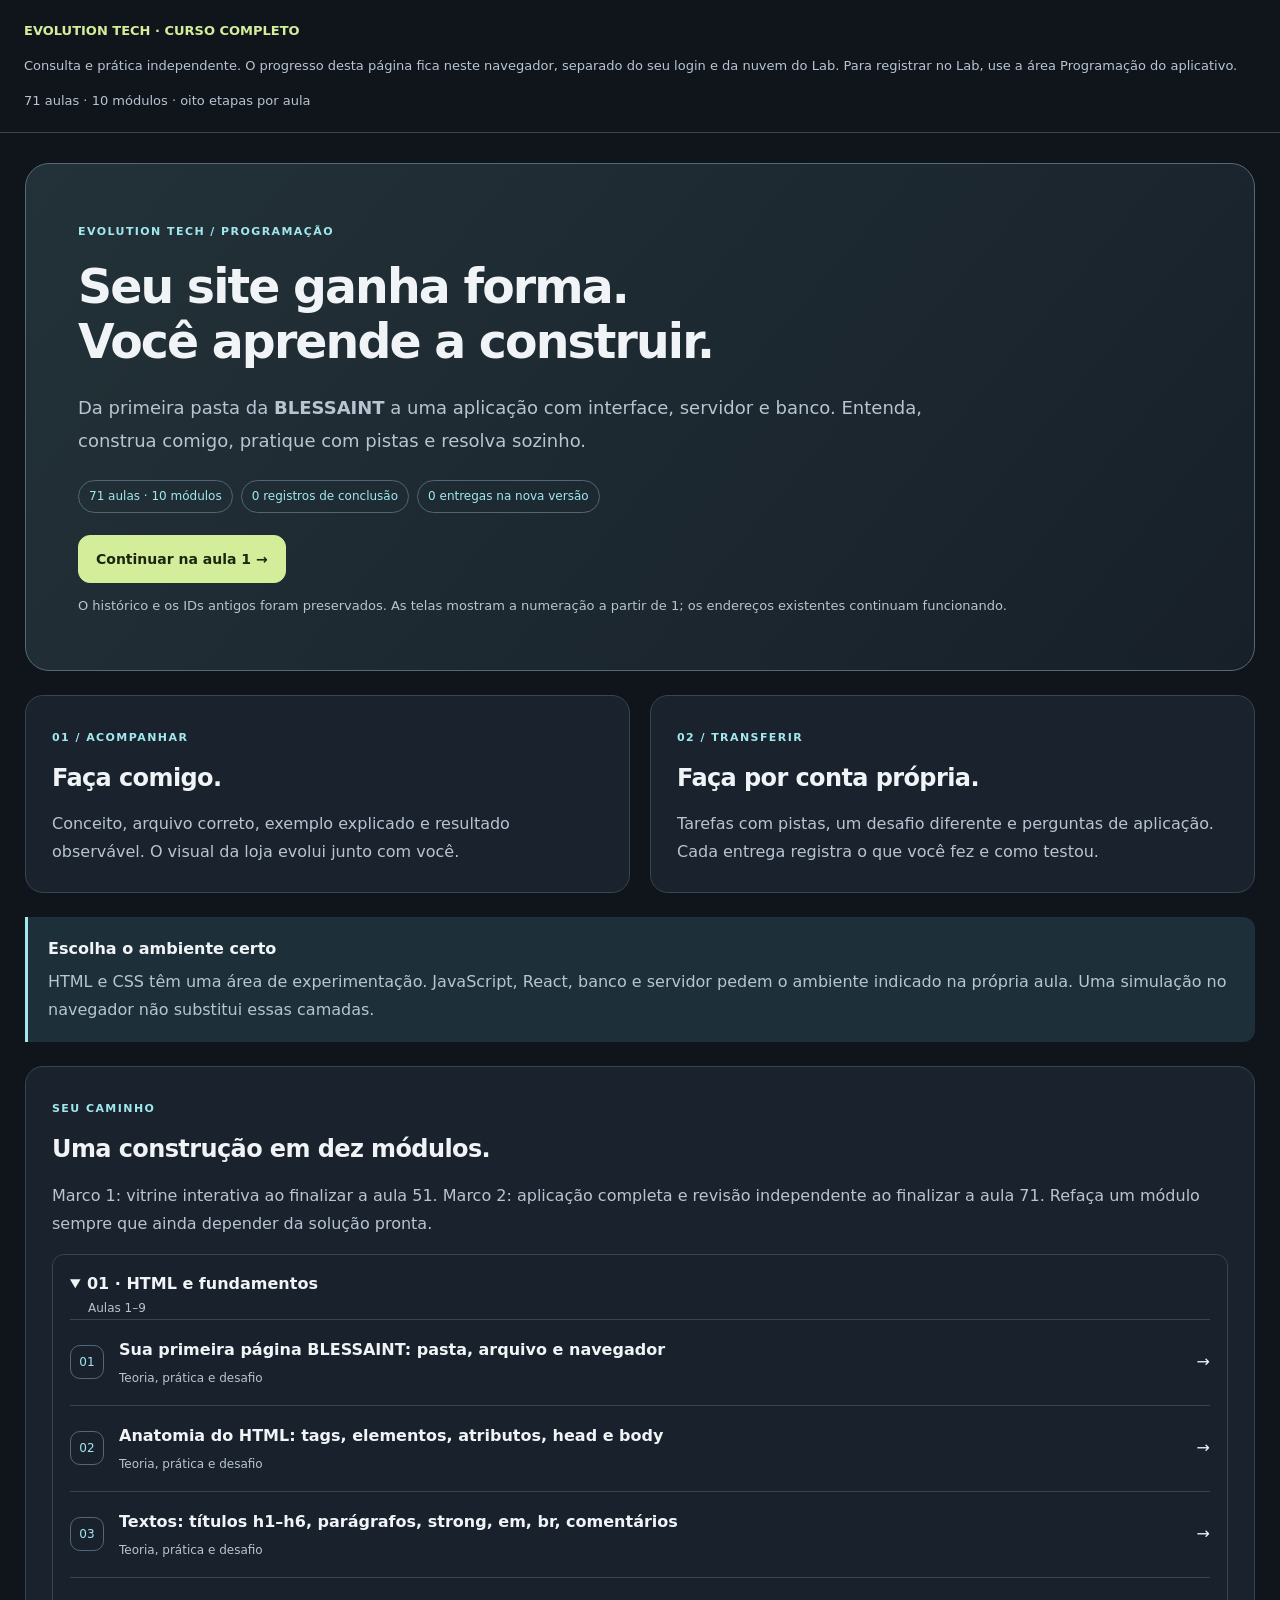
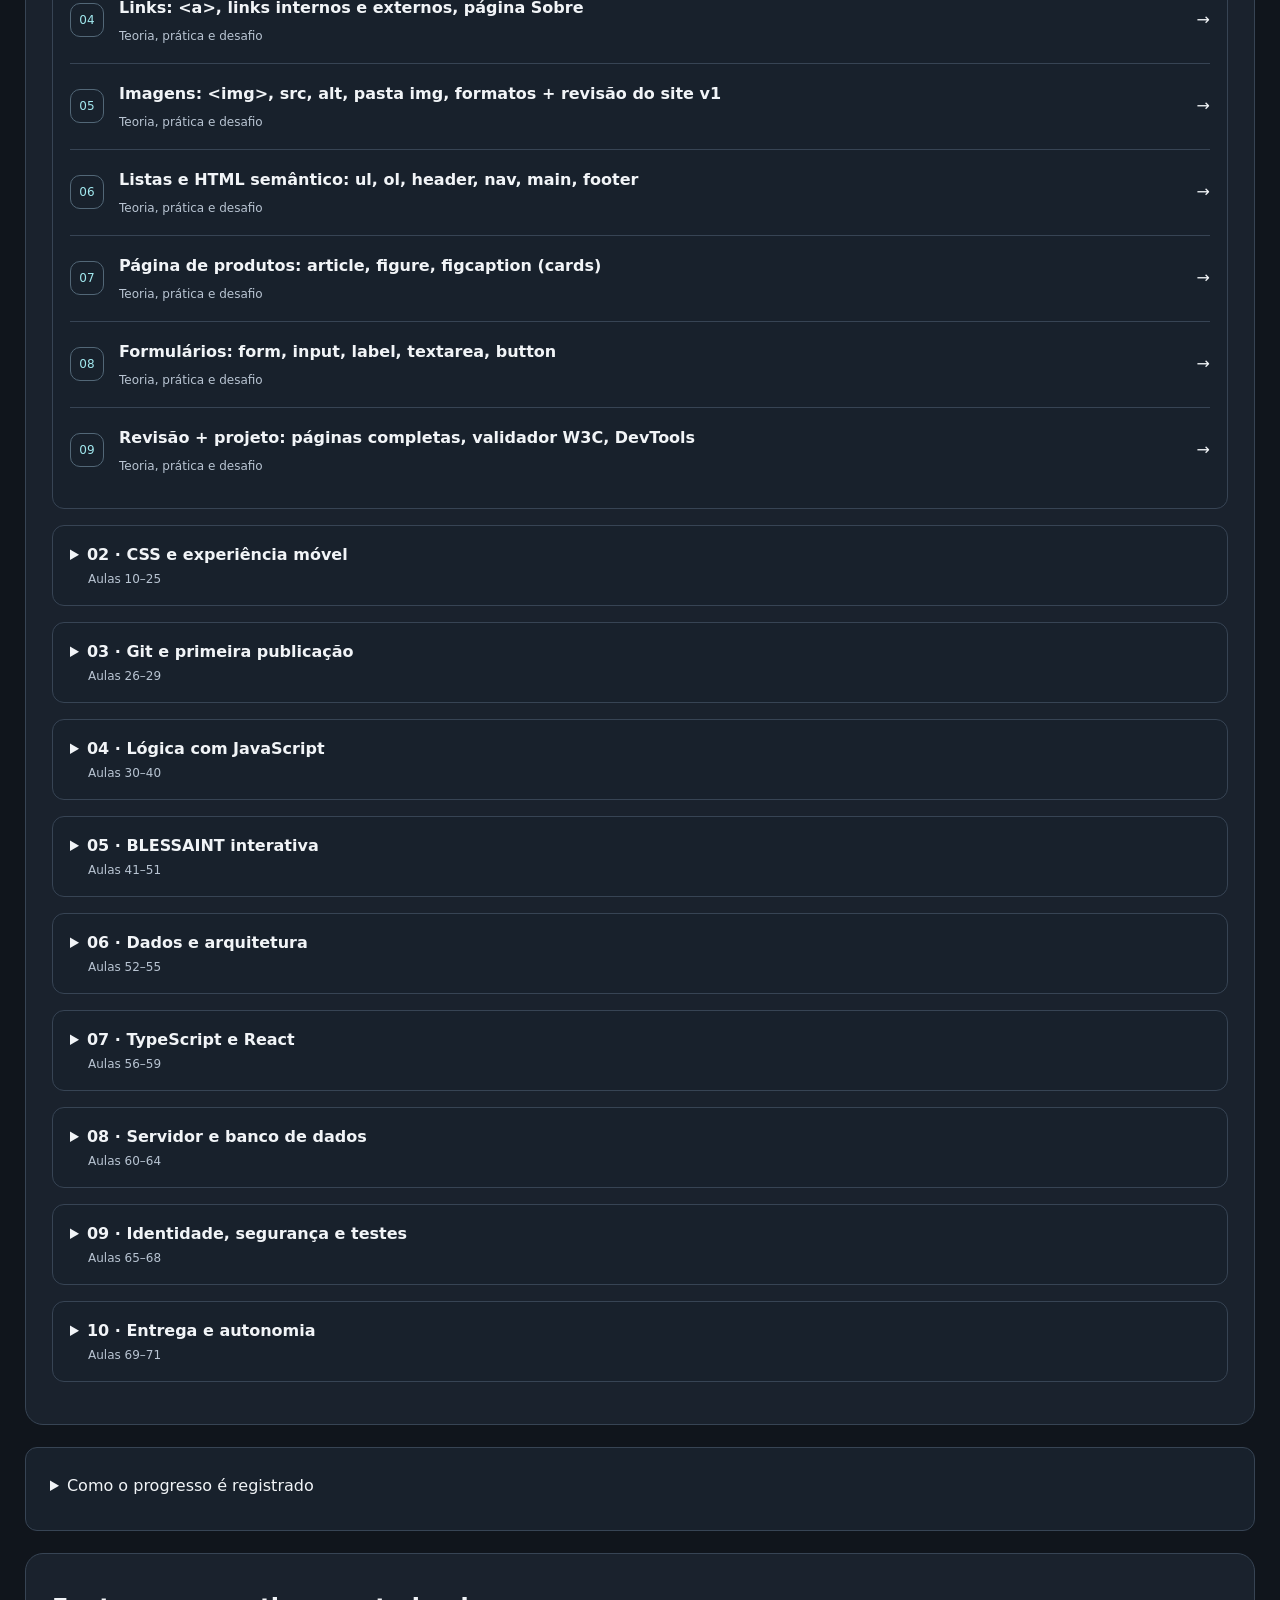
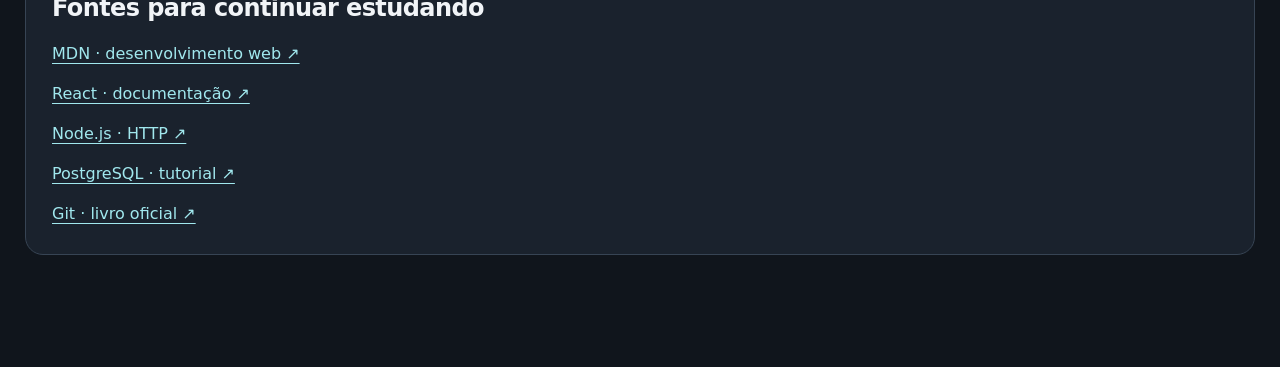
<file: curso-evolution-tech.html>
<!doctype html><html lang="pt-BR"><head><meta charset="utf-8"><meta name="viewport" content="width=device-width,initial-scale=1"><title>Evolution Tech · Curso de programação</title><style>body{margin:0;background:#10151c;--bg:#10151c;color:#f1f4f7;font:16px/1.7 system-ui,sans-serif}.preview-top{max-width:1250px;margin:auto;padding:20px 24px;border-bottom:1px solid #374454;font-size:13px;color:#b8c4d2}.preview-top b{color:#d4ed9b}#view{max-width:1350px;margin:auto;padding:30px 25px 90px}@media(max-width:760px){#view{padding:23px 17px 90px}.et-controls{bottom:0}}/* A experiência de cursos fica isolada das outras áreas do Lab. */
.et{--et-bg:#12171e;--et-panel:#1a222d;--et-line:#374454;--et-text:#f1f4f7;--et-soft:#b8c4d2;--et-cyan:#a1e8ee;--et-lime:#d4ed9b;max-width:1250px;margin:auto;color:var(--et-text);font:16px/1.75 system-ui,-apple-system,"Segoe UI",sans-serif;overflow-wrap:anywhere}.et *{box-sizing:border-box;min-width:0}.et a{color:var(--et-cyan);text-underline-offset:4px}.et button,.et input,.et select,.et textarea{font:inherit}.et button{cursor:pointer}.et button:disabled{opacity:.4;cursor:default}.et :is(a,button,input,textarea,select,summary,pre):focus-visible{outline:3px solid var(--et-cyan);outline-offset:4px}.et #et-heading:focus{outline:none}.et h1{font-size:clamp(30px,3.7vw,48px);line-height:1.15;letter-spacing:-.04em;margin:16px 0 22px}.et h2{font-size:24px;line-height:1.35;letter-spacing:-.025em;margin:12px 0 16px}.et h3{font-size:18px;line-height:1.4;margin:18px 0 10px}.et p{margin:12px 0;color:var(--et-soft)}.et p:last-child{margin-bottom:0}.et .et-lead{font-size:18px;line-height:1.85;max-width:74ch}.et-label{color:var(--et-cyan);letter-spacing:.13em;font-size:11px;font-weight:800;text-transform:uppercase}.et-hero{padding:clamp(24px,5vw,52px);background:linear-gradient(130deg,#233238,#172029);border:1px solid #526a75;border-radius:24px;margin-bottom:24px}.et-tags{display:flex;gap:8px;flex-wrap:wrap;margin:22px 0}.et-tags span,.et-tag{display:inline-block;border:1px solid #526574;border-radius:100px;padding:5px 10px;color:var(--et-cyan);font-size:12px}.et-card{padding:26px;border:1px solid var(--et-line);border-radius:18px;background:var(--et-panel);margin:22px 0}.et-grid{display:grid;grid-template-columns:1fr 1fr;gap:20px;margin:24px 0}.et-grid .et-card{margin:0}.et-note{padding:18px 20px;border-left:3px solid var(--et-cyan);background:#1d3039;border-radius:0 12px 12px 0;margin:24px 0}.et-note p{margin-top:5px}.et .et-small{font-size:13px;color:var(--et-soft)}.et-btn{display:inline-flex;align-items:center;justify-content:center;text-align:center;gap:8px;min-height:48px;border:1px solid #d4ed9b!important;border-radius:12px;background:var(--et-lime)!important;color:#1c260e!important;font-size:14px!important;font-weight:750!important;padding:11px 17px;text-decoration:none!important;transition:filter .16s,transform .16s}.et-btn:hover{filter:brightness(1.08)}.et-btn:active{transform:translateY(1px)}.et-btn.et-secondary{border-color:#4c5c6e!important;background:#24303d!important;color:var(--et-text)!important}.et-actions{display:flex;flex-wrap:wrap;gap:10px;margin:20px 0}.et details{border:1px solid var(--et-line);border-radius:12px;padding:15px 17px;margin:16px 0;background:#18212c}.et details.et-card{padding:24px}.et summary{min-height:34px;cursor:pointer;font-size:16px}.et summary span{display:block;margin-left:18px;color:var(--et-soft);font-size:12px}.et-row{display:flex;gap:15px;align-items:center;border-top:1px solid var(--et-line);padding:16px 0;text-decoration:none!important;color:var(--et-text)!important}.et-row small{display:block;color:var(--et-soft);font-size:12px;margin-top:4px}.et-row div{flex:1}.et-number{border:1px solid #526777;border-radius:10px;min-width:34px;height:34px;display:grid;place-items:center;color:var(--et-cyan);font-size:12px}.et-back{display:inline-block;margin:0 0 25px}.et-layout{display:grid;grid-template-columns:205px minmax(0,1fr);gap:35px}.et-sidebar{border-right:1px solid var(--et-line);padding-right:20px;position:sticky;top:100px;align-self:start}.et-sidebar h2{font-size:22px}.et-sidebar nav{display:grid;gap:6px;margin:23px 0}.et-sidebar nav button{display:flex;align-items:center;gap:10px;min-height:52px;border:1px solid transparent;border-radius:10px;background:transparent;text-align:left;color:var(--et-soft);font-size:13px;padding:8px}.et-sidebar nav button span{font-size:11px;border:1px solid var(--et-line);padding:4px 6px;border-radius:7px}.et-sidebar nav button[aria-current=step]{background:#263a42;border-color:#4c707a;color:var(--et-cyan)}.et-work{min-width:0}.et-work .et-stage-head{margin-bottom:22px}.et-history{border:1px solid #59684d;color:#d4ed9b;padding:12px 15px;border-radius:12px;font-size:13px;margin-bottom:20px}.et-work select,.et .et-mobile-label{display:none}.et-controls{display:flex;align-items:center;justify-content:space-between;gap:12px;margin-top:28px;padding:18px 0;border-top:1px solid var(--et-line);background:var(--bg,#11151c)}.et-controls>span{font-size:12px;color:var(--et-soft)}.et code{font: .9em/1.7 ui-monospace,SFMono-Regular,Consolas,monospace;color:var(--et-cyan);overflow-wrap:anywhere}.et pre{white-space:pre;overflow:auto;max-width:100%;border:1px solid var(--et-line);background:#0d1219;padding:19px;border-radius:13px;font-size:14px;line-height:1.8;tab-size:2}.et pre code{overflow-wrap:normal;color:#c5edf0}.et-code-head{display:flex;align-items:center;justify-content:space-between;gap:10px;font-size:12px}.et-code-head .et-btn{min-height:44px;font-size:12px!important;padding:8px 11px}.et textarea,.et input:not([type=radio]):not([type=checkbox]){display:block;width:100%;border:1px solid #5d7185;border-radius:11px;background:#0d141d;color:var(--et-text);padding:14px;margin:9px 0;font-size:16px}.et label{display:block;color:var(--et-text)}.et .et-check{display:flex;align-items:flex-start;gap:12px;margin:16px 0;cursor:pointer}.et-check input{width:21px;height:21px;flex-shrink:0;accent-color:var(--et-lime);margin-top:5px}.et-lab-grid{display:grid;grid-template-columns:1fr 1fr;gap:16px;margin-top:20px}.et .et-editor{height:320px;min-height:250px;resize:vertical;font:13px/1.8 ui-monospace,SFMono-Regular,Consolas,monospace;tab-size:2}.et-lab-grid iframe{height:320px;width:100%;display:block;border:1px solid var(--et-line);border-radius:12px;background:white}.et fieldset{min-width:0;width:100%;border:0;border-bottom:1px solid var(--et-line);padding:10px 0 25px;margin:18px 0}.et legend{font-size:18px;font-weight:750;max-width:100%;white-space:normal}.et .et-option{display:flex;align-items:flex-start;gap:12px;padding:14px;background:#111a24;border:1px solid var(--et-line);border-radius:11px;margin:12px 0;cursor:pointer}.et-option:has(input:checked){background:#253b46;border-color:#7ba8b7}.et-option input{accent-color:var(--et-cyan);margin-top:7px;flex-shrink:0}.et-status{margin:15px 0;font-size:15px;color:var(--et-cyan)}.et-status:empty{display:none}.et-criteria{list-style:none;padding:0}.et-criteria li{display:flex;gap:12px;padding:12px 0;border-bottom:1px solid var(--et-line)}.et-criteria span{color:var(--et-lime)}
@media(max-width:1100px){.et-layout{grid-template-columns:180px minmax(0,1fr);gap:22px}.et-lab-grid{grid-template-columns:1fr}.et-card{padding:22px}}
@media(max-width:760px){.et-layout{display:block}.et-sidebar{display:none}.et-work select{display:block;width:100%;min-height:50px;background:#1a2735;border:1px solid #566f80;color:var(--et-text);padding:10px;border-radius:12px;margin:8px 0 25px;font-size:16px}.et .et-mobile-label{display:block;font-size:13px;color:var(--et-soft)}.et h1{font-size:32px}.et .et-lead{font-size:17px}.et h2{font-size:23px}.et-grid{grid-template-columns:1fr;gap:16px}.et-card{padding:19px}.et-controls{position:sticky;bottom:76px;z-index:5;padding:12px 0 15px;margin-bottom:15px}.et-controls .et-btn{padding:10px 13px}.et-controls>span{font-size:11px}.et .et-editor,.et-lab-grid iframe{height:300px}.et pre{padding:15px;font-size:13px}.et-back{margin-bottom:20px}.et-actions .et-btn{flex:1}.et summary{font-size:15px}}
@media(max-width:360px){.et h1{font-size:29px}.et-controls>span{display:none}.et-controls .et-btn{flex:1}.et-card{padding:16px}.et-code-head{flex-wrap:wrap}}
@media(prefers-reduced-motion:reduce){.et *{transition:none!important;animation:none!important}}
</style></head><body><header class="preview-top"><b>EVOLUTION TECH · CURSO COMPLETO</b><p>Consulta e prática independente. O progresso desta página fica neste navegador, separado do seu login e da nuvem do Lab. Para registrar no Lab, use a área Programação do aplicativo.</p><span id="saving">71 aulas · 10 módulos · oito etapas por aula</span></header><main id="view"><h1>Curso Evolution Tech</h1><p>A construção da BLESSAINT, do HTML à aplicação com dados e servidor.</p><noscript>Abra no navegador com JavaScript habilitado para usar as aulas interativas.</noscript></main><script>/* Conteúdo autoral v2; IDs estáveis preservam histórico e sincronização. */
window.EVO_COURSE_DATA = {"version": 2, "title": "Evolution Tech · Da primeira página à aplicação completa", "phases": [{"name": "HTML e fundamentos", "start": 0, "end": 8}, {"name": "CSS e experiência móvel", "start": 9, "end": 24}, {"name": "Git e primeira publicação", "start": 25, "end": 28}, {"name": "Lógica com JavaScript", "start": 29, "end": 39}, {"name": "BLESSAINT interativa", "start": 40, "end": 50}, {"name": "Dados e arquitetura", "start": 51, "end": 54}, {"name": "TypeScript e React", "start": 55, "end": 58}, {"name": "Servidor e banco de dados", "start": 59, "end": 63}, {"name": "Identidade, segurança e testes", "start": 64, "end": 67}, {"name": "Entrega e autonomia", "start": 68, "end": 70}], "lessons": [{"id": 0, "theory": "Um site começa com arquivos que o navegador interpreta. HTML descreve conteúdo, CSS apresenta esse conteúdo e JavaScript executa comportamentos. Um servidor entrega arquivos por HTTP; abrir um arquivo local também permite experimentar HTML. Nesta primeira entrega você vai criar uma pasta separada da loja real e observar o ciclo editar, salvar, atualizar.", "code": "<!doctype html>\n<html lang=\"pt-BR\">\n<head>\n  <meta charset=\"UTF-8\">\n  <meta name=\"viewport\" content=\"width=device-width, initial-scale=1\">\n  <title>BLESSAINT | Minha primeira página</title>\n</head>\n<body>\n  <h1>BLESSAINT</h1>\n  <p>A vida é curta para roupas sem graça!</p>\n</body>\n</html>", "explain": "doctype seleciona o modo padrão. lang informa o idioma. head guarda metadados; body guarda o conteúdo visível. O título da aba vem de title, não de h1.", "tasks": ["Crie blessaint-estudo e abra a pasta no VS Code.", "Crie index.html, confira a extensão e digite o documento da aula.", "Salve e abra no navegador; identifique o texto da aba e o título no corpo.", "Altere apenas a frase do parágrafo, salve e atualize; compare o resultado."], "expected": "A aba e a página mostram BLESSAINT; a frase muda depois de salvar e atualizar.", "bug": "Se aparecer código como texto, confira se o arquivo virou index.html.txt.", "challenge": "Adicione um segundo parágrafo e explique por que ele só aparece depois de salvar.", "question": "Qual parte controla o nome mostrado na aba?", "choices": ["title", "h1", "body", "lang"], "title": "Sua primeira página BLESSAINT: pasta, arquivo e navegador", "minutes": 45, "quiz": [{"question": "Qual parte controla o nome mostrado na aba?", "options": ["title", "h1", "body", "lang"], "answer": 0, "explanation": "Conceito: doctype seleciona o modo padrão. lang informa o idioma. head guarda metadados; body guarda o conteúdo visível. O título da aba vem de title, não de h1."}, {"question": "Você mudou o slogan no editor, mas atualizou o navegador antes de salvar. Por que ainda vê a frase anterior?", "options": ["O navegador leu a versão antiga salva no disco", "O elemento p impede atualizações", "A tag title precisa mudar junto"], "answer": 0, "explanation": "Salve o mesmo arquivo que abriu e atualize. Sem Live Server, atualizar é uma ação manual; o editor e o navegador não compartilham automaticamente o texto ainda não salvo."}], "deep": "Um arquivo é uma sequência de caracteres salva com um nome e uma extensão. O editor muda esses caracteres; o navegador interpreta as marcações. title não é h1: um nomeia o documento na aba e o outro identifica o assunto dentro da página. Digite um pequeno trecho, salve e abra. Depois altere somente o parágrafo: esse experimento isola o efeito da mudança.", "file": "index.html", "environment": "VS Code e navegador; pasta blessaint-estudo", "setup": "No Windows, abra Documentos no Explorador e crie a pasta blessaint-estudo. No VS Code, use Arquivo → Abrir Pasta e escolha essa pasta. Na lateral do editor, clique em Novo Arquivo, escreva index.html e pressione Enter. Confira no Explorador, com as extensões visíveis, que o nome não é index.html.txt. Depois de digitar o código da aula, salve com Ctrl+S e abra index.html no seu navegador. Você não precisa de Live Server para esta primeira experiência.", "milestone": "Uma página BLESSAINT com estrutura, imagens, navegação e formulário demonstrativo.", "reference": "https://developer.mozilla.org/pt-BR/docs/Learn_web_development/Core/Structuring_content", "phase": 0, "mode": "html", "snippet": false, "before": "Estrutura básica de index.html", "steps": ["Sua missão", "Entender", "Preparar", "Construir comigo", "Praticar com pistas", "Fazer sozinho", "Testar o raciocínio", "Sua entrega"]}, {"id": 1, "theory": "Uma tag delimita um elemento. Atributos configuram esse elemento: em um link, href define o destino. A maioria dos atributos com valor usa nome=\"valor\", mas atributos booleanos como required e disabled podem aparecer sem sinal de igual. Elementos vazios, como img e input, não recebem tag de fechamento.", "code": "<a href=\"#colecao\">Explorar coleção</a>\n<section id=\"colecao\"><h2>Coleção</h2></section>\n<input required aria-label=\"Nome\">", "explain": "a abre o link e /a o fecha. O fragmento #colecao procura o id correspondente. required significa obrigatório mesmo sem =.", "tasks": ["No body de index.html, acrescente o link e a seção.", "Mude id para produtos e teste o link antigo.", "Corrija o href e inspecione o elemento no navegador."], "expected": "O fragmento do endereço aponta para a seção com o mesmo id.", "bug": "Um destino #colecao não encontra id=\"produtos\". Os nomes precisam coincidir.", "challenge": "Crie outra seção com link próprio e identifique tag, atributo e valor.", "question": "Qual atributo pode ser escrito sem valor explícito?", "choices": ["required", "href", "src", "lang"], "title": "Anatomia do HTML: tags, elementos, atributos, head e body", "minutes": 45, "quiz": [{"question": "Qual atributo pode ser escrito sem valor explícito?", "options": ["href", "src", "lang", "required"], "answer": 3, "explanation": "Conceito: a abre o link e /a o fecha. O fragmento #colecao procura o id correspondente. required significa obrigatório mesmo sem =."}, {"question": "O link usa href=\"#colecao\", mas a seção usa id=\"produtos\". Qual mudança restaura a navegação?", "options": ["Usar class=\"colecao\" em qualquer lugar", "Acrescentar um segundo body", "Usar href=\"#produtos\""], "answer": 2, "explanation": "O fragmento do link precisa corresponder ao id. Classes não são destinos de fragmentos e o sinal # não entra no valor do id."}], "deep": "Um elemento pode ter abertura, conteúdo e fechamento. Já um atributo pertence à abertura e configura o elemento. No link, href é o atributo e #colecao é seu valor. O sinal # é parte do destino, mas não do id. Faça uma alteração por vez: primeiro o id, depois o href; observe o link falhar e voltar a funcionar.", "file": "index.html", "environment": "VS Code e navegador; pasta blessaint-estudo", "setup": "Abra um arquivo HTML diretamente; salve no editor e atualize o navegador.", "milestone": "Uma página BLESSAINT com estrutura, imagens, navegação e formulário demonstrativo.", "reference": "https://developer.mozilla.org/pt-BR/docs/Learn_web_development/Core/Structuring_content", "phase": 0, "mode": "html", "snippet": true, "before": "Estrutura básica de index.html", "steps": ["Sua missão", "Entender", "Preparar", "Construir comigo", "Praticar com pistas", "Fazer sozinho", "Testar o raciocínio", "Sua entrega"]}, {"id": 2, "theory": "Títulos organizam o raciocínio da página. Use h1 para o assunto principal e h2 para seções; o número não deve ser escolhido pelo tamanho visual. strong indica importância e em indica ênfase. Parágrafos são blocos de texto; br é uma quebra pontual, não uma ferramenta para montar layout.", "code": "<h1>BLESSAINT</h1>\n<h2>Nova coleção</h2>\n<p>Conheça a <strong>coleção de estudo</strong>.</p>\n<p>Uma peça com <em>personalidade</em>.</p>", "explain": "Os títulos formam uma hierarquia. A aparência será ajustada com CSS. Um h1 principal é uma convenção útil neste projeto, não uma regra de que HTML rejeita qualquer outro h1.", "tasks": ["Organize o conteúdo da página com um h1 e dois h2.", "Crie um parágrafo para cada seção.", "Marque uma expressão importante com strong."], "expected": "O conteúdo pode ser entendido lendo apenas os títulos.", "bug": "Não pule direto de h1 para h4 só para diminuir a fonte.", "challenge": "Escreva a seção Sobre com hierarquia coerente e sem usar br para espaçamento.", "question": "Para ajustar o tamanho visual do título, você deve usar:", "choices": ["CSS", "Um título de nível aleatório", "Vários br", "Atributo href"], "title": "Textos: títulos h1–h6, parágrafos, strong, em, br, comentários", "minutes": 45, "quiz": [{"question": "Para ajustar o tamanho visual do título, você deve usar:", "options": ["Vários br", "Atributo href", "CSS", "Um título de nível aleatório"], "answer": 2, "explanation": "Conceito: Os títulos formam uma hierarquia. A aparência será ajustada com CSS. Um h1 principal é uma convenção útil neste projeto, não uma regra de que HTML rejeita qualquer outro h1."}, {"question": "Você quer um título de seção menor visualmente. Qual abordagem mantém o significado?", "options": ["Usar um p com várias quebras br", "Manter h2 e ajustar o tamanho com CSS", "Trocar h2 por h6 apenas pelo tamanho"], "answer": 1, "explanation": "Escolha o nível pelo papel do conteúdo. CSS cuida da apresentação; p não comunica o mesmo nível de seção que h2."}], "deep": "A hierarquia dos títulos organiza o conteúdo antes do design. Imagine ouvir a página sem olhar: BLESSAINT é o assunto principal; Coleção e Sobre são seções. strong expressa importância e em expressa ênfase; o navegador costuma apresentar esses elementos em negrito e itálico, mas esse visual pode mudar com CSS. Comentários ajudam a explicar decisões e não devem conter senhas.", "file": "index.html", "environment": "VS Code e navegador; pasta blessaint-estudo", "setup": "Abra um arquivo HTML diretamente; salve no editor e atualize o navegador.", "milestone": "Uma página BLESSAINT com estrutura, imagens, navegação e formulário demonstrativo.", "reference": "https://developer.mozilla.org/pt-BR/docs/Learn_web_development/Core/Structuring_content", "phase": 0, "mode": "html", "snippet": true, "before": "Anatomia do HTML: tags, elementos, atributos, head e body", "steps": ["Sua missão", "Entender", "Preparar", "Construir comigo", "Praticar com pistas", "Fazer sozinho", "Testar o raciocínio", "Sua entrega"]}, {"id": 3, "theory": "Links navegam; botões executam ações. Caminhos relativos dependem da localização do arquivo atual. Um endereço começando por https:// aponta para outra origem; sobre.html aponta para um arquivo na mesma pasta. Uma âncora aponta para um id da página.", "code": "<nav><a href=\"index.html\">Início</a> <a href=\"sobre.html\">Sobre</a></nav>\n<a href=\"#colecao\">Explorar coleção</a>", "explain": "href não é uma função JavaScript. Você pode navegar sem programar um clique. Manter links nativos preserva teclado e abertura em outra aba.", "tasks": ["Crie sobre.html copiando a estrutura básica.", "Coloque a navegação nas duas páginas.", "Abra Sobre e volte para Início usando os links."], "expected": "As duas páginas abrem sem erro e a navegação funciona por Tab e Enter.", "bug": "Se houver 404, compare nome, extensão e maiúsculas do arquivo.", "challenge": "Crie uma página contato.html com link de volta.", "question": "Quando usar a em vez de button?", "choices": ["Para navegar a outro endereço", "Para somar quantidades", "Para limpar formulário por script", "Para alternar um estado local"], "title": "Links: <a>, links internos e externos, página Sobre", "minutes": 45, "quiz": [{"question": "Quando usar a em vez de button?", "options": ["Para alternar um estado local", "Para navegar a outro endereço", "Para somar quantidades", "Para limpar formulário por script"], "answer": 1, "explanation": "Conceito: href não é uma função JavaScript. Você pode navegar sem programar um clique. Manter links nativos preserva teclado e abertura em outra aba."}, {"question": "contato.html está em paginas/ e sobre.html está na raiz. Qual destino relativo chega a Sobre?", "options": ["../sobre.html", "paginas/sobre.html", "C:\\sobre.html"], "answer": 0, "explanation": "Os dois pontos sobem um nível. Caminhos C: dependem do computador do autor e não são endereços portáteis do projeto."}], "deep": "Um caminho relativo é resolvido a partir da localização atual. De index.html, sobre.html pode funcionar; de paginas/contato.html, talvez seja necessário ../sobre.html. Use nomes consistentes, sem depender de caminhos da sua máquina. Um botão com JavaScript para navegar perde recursos que o link nativo já fornece, como copiar endereço e abrir em outra aba.", "file": "index.html e sobre.html", "environment": "VS Code e navegador; pasta blessaint-estudo", "setup": "Abra um arquivo HTML diretamente; salve no editor e atualize o navegador.", "milestone": "Uma página BLESSAINT com estrutura, imagens, navegação e formulário demonstrativo.", "reference": "https://developer.mozilla.org/pt-BR/docs/Learn_web_development/Core/Structuring_content", "phase": 0, "mode": "html", "snippet": true, "before": "Textos: títulos h1–h6, parágrafos, strong, em, br, comentários", "steps": ["Sua missão", "Entender", "Preparar", "Construir comigo", "Praticar com pistas", "Fazer sozinho", "Testar o raciocínio", "Sua entrega"]}, {"id": 4, "theory": "Uma imagem usa src para localizar o arquivo e alt para transmitir sua informação a quem não pode vê-la. Uma imagem decorativa pode ter alt vazio; uma foto de produto precisa de descrição útil. Não escreva características que a imagem não mostra. Dimensões informadas reduzem deslocamentos de layout.", "code": "<img src=\"img/camiseta-frente.jpg\" alt=\"Camiseta de estudo, vista frontal\" width=\"600\" height=\"750\">", "explain": "Crie a pasta img e use uma foto sua com esse nome ou adapte src ao arquivo real. O exemplo não baixa nem inventa uma foto.", "tasks": ["Copie uma foto autorizada para img.", "Ajuste src, alt e dimensões ao arquivo escolhido.", "Renomeie temporariamente src para observar o erro; restaure."], "expected": "A foto aparece e a descrição continua informativa quando a imagem falha.", "bug": "Caminhos usam / na página, mesmo no Windows; não use o caminho C:\\ da sua máquina.", "challenge": "Inclua uma segunda imagem de costas com texto alternativo próprio.", "question": "O que alt deve descrever em uma foto de produto?", "choices": ["A informação relevante da imagem", "O nome do fotógrafo obrigatoriamente", "Palavras-chave repetidas", "O caminho do arquivo"], "title": "Imagens: <img>, src, alt, pasta img, formatos + revisão do site v1", "minutes": 45, "quiz": [{"question": "O que alt deve descrever em uma foto de produto?", "options": ["A informação relevante da imagem", "O nome do fotógrafo obrigatoriamente", "Palavras-chave repetidas", "O caminho do arquivo"], "answer": 0, "explanation": "Conceito: Crie a pasta img e use uma foto sua com esse nome ou adapte src ao arquivo real. O exemplo não baixa nem inventa uma foto."}, {"question": "A imagem funciona no Windows, mas quebra após publicar. O arquivo é Freedom.jpg e src usa freedom.jpg. O que investigar?", "options": ["Falta de JavaScript em toda imagem", "O texto alternativo impede publicar", "Diferença de maiúsculas no nome do arquivo"], "answer": 2, "explanation": "O ambiente publicado pode distinguir maiúsculas. Faça o caminho corresponder exatamente ao arquivo; não remova alt para tentar resolver o download."}], "deep": "src aponta para o arquivo; alt descreve a informação da imagem. Se a foto já é explicada por um texto adjacente e é puramente decorativa, a alternativa pode ser vazia. Em um produto, frente e costas transmitem informações diferentes. width e height devem respeitar a proporção real: não invente dimensões para esticar a camiseta. Compare carregamento com imagem e com caminho quebrado.", "file": "index.html", "environment": "VS Code e navegador; pasta blessaint-estudo", "setup": "Abra um arquivo HTML diretamente; salve no editor e atualize o navegador.", "milestone": "Uma página BLESSAINT com estrutura, imagens, navegação e formulário demonstrativo.", "reference": "https://developer.mozilla.org/pt-BR/docs/Learn_web_development/Core/Structuring_content", "phase": 0, "mode": "html", "snippet": true, "before": "Links: <a>, links internos e externos, página Sobre", "steps": ["Sua missão", "Entender", "Preparar", "Construir comigo", "Praticar com pistas", "Fazer sozinho", "Testar o raciocínio", "Sua entrega"]}, {"id": 5, "theory": "HTML semântico dá significado às regiões. header apresenta, nav reúne navegação, main identifica o conteúdo principal e footer reúne informações finais. ul indica lista sem sequência obrigatória; ol indica passos ordenados. A estrutura ajuda navegação assistiva e manutenção.", "code": "<header><h1>BLESSAINT</h1></header>\n<nav aria-label=\"Principal\"><a href=\"#colecao\">Coleção</a></nav>\n<main><section id=\"colecao\"><h2>Coleção</h2><ul><li>Nuvem</li><li>Freedom</li></ul></section></main>\n<footer><p>Projeto de estudo</p></footer>", "explain": "Os elementos não criam automaticamente um design. A lista representa itens relacionados, e main delimita a região principal.", "tasks": ["Reorganize index.html com as quatro regiões.", "Transforme nomes de produtos em uma ul.", "Crie uma ol com os passos para escolher uma peça."], "expected": "Há uma região principal e listas com itens li.", "bug": "Não coloque li solto fora de ul ou ol.", "challenge": "Explique quando trocaria uma ul por ol usando um exemplo da loja.", "question": "Que lista representa uma sequência de etapas?", "choices": ["ol", "ul", "nav", "strong"], "title": "Listas e HTML semântico: ul, ol, header, nav, main, footer", "minutes": 45, "quiz": [{"question": "Que lista representa uma sequência de etapas?", "options": ["ul", "nav", "strong", "ol"], "answer": 3, "explanation": "Conceito: Os elementos não criam automaticamente um design. A lista representa itens relacionados, e main delimita a região principal."}, {"question": "Você vai explicar as etapas escolher tamanho, conferir pedido e pagar. Qual estrutura representa a ordem?", "options": ["nav sem links", "ol com três li", "ul com textos soltos fora de li"], "answer": 1, "explanation": "ol expressa uma sequência ordenada. A numeração visual pode mudar com CSS, mas a relação entre as etapas permanece no HTML."}], "deep": "Semântica descreve relações que não dependem da aparência. main delimita o conteúdo principal; nav identifica um conjunto de links de navegação. Não use section só para ganhar uma caixa: uma divisão temática costuma ter um título. Em listas, cada item pertence a ul ou ol. Compare a estrutura lida pelo inspetor com a ordem apresentada na página.", "file": "index.html", "environment": "VS Code e navegador; pasta blessaint-estudo", "setup": "Abra um arquivo HTML diretamente; salve no editor e atualize o navegador.", "milestone": "Uma página BLESSAINT com estrutura, imagens, navegação e formulário demonstrativo.", "reference": "https://developer.mozilla.org/pt-BR/docs/Learn_web_development/Core/Structuring_content", "phase": 0, "mode": "html", "snippet": true, "before": "Imagens: <img>, src, alt, pasta img, formatos + revisão do site v1", "steps": ["Sua missão", "Entender", "Preparar", "Construir comigo", "Praticar com pistas", "Fazer sozinho", "Testar o raciocínio", "Sua entrega"]}, {"id": 6, "theory": "Um card deve agrupar dados de uma peça. article representa conteúdo que faz sentido como unidade; figure reúne uma mídia com legenda opcional. Nomes, descrições e preço demonstrativo precisam pertencer ao mesmo produto. Repita a estrutura, mas não duplique ids.", "code": "<article class=\"produto\">\n <figure><img src=\"img/camiseta-frente.jpg\" alt=\"Camiseta de estudo de frente\" width=\"600\" height=\"750\"><figcaption>Vista frontal</figcaption></figure>\n <h3>Camiseta de estudo</h3><p>Valor demonstrativo: R$ 100,00</p>\n <button type=\"button\">Ver detalhes</button>\n</article>", "explain": "O botão ainda não tem comportamento. A classe pode ser repetida; um id deve identificar um único elemento da página.", "tasks": ["Coloque o card dentro da coleção.", "Duplique a estrutura para quatro peças, ajustando textos e imagens.", "Confira se cada foto combina com o nome e a descrição."], "expected": "Quatro unidades de produto organizadas dentro da coleção.", "bug": "Copiar um card sem revisar foto, alt e nome cria informação inconsistente.", "challenge": "Acrescente um quinto produto com a mesma estrutura, sem copiar ids.", "question": "Qual identificador pode se repetir nos cards?", "choices": ["class", "id", "O mesmo id em toda foto", "O id da coleção em todos os artigos"], "title": "Página de produtos: article, figure, figcaption (cards)", "minutes": 45, "quiz": [{"question": "Qual identificador pode se repetir nos cards?", "options": ["O mesmo id em toda foto", "O id da coleção em todos os artigos", "class", "id"], "answer": 2, "explanation": "Conceito: O botão ainda não tem comportamento. A classe pode ser repetida; um id deve identificar um único elemento da página."}, {"question": "Quatro cards precisam receber o mesmo estilo. Qual identificação permite isso?", "options": ["class=\"produto\" nos quatro", "id=\"produto\" repetido nos quatro", "Um único alt igual para todas as imagens"], "answer": 0, "explanation": "Classes agrupam elementos. Ids distinguem um elemento no documento; alt descreve informação visual e não substitui um seletor de estilo."}], "deep": "Um card é uma unidade de conteúdo que pode se repetir. Defina a estrutura uma vez e revise os dados de cada cópia: nome, preço, imagem e alt. A classe produto permite aplicar um estilo compartilhado; ids repetidos tornam seletores e rótulos ambíguos. O botão de detalhes é uma promessa de interação: enquanto não existir comportamento, não apresente a vitrine como compra concluída.", "file": "index.html", "environment": "VS Code e navegador; pasta blessaint-estudo", "setup": "Abra um arquivo HTML diretamente; salve no editor e atualize o navegador.", "milestone": "Uma página BLESSAINT com estrutura, imagens, navegação e formulário demonstrativo.", "reference": "https://developer.mozilla.org/pt-BR/docs/Learn_web_development/Core/Structuring_content", "phase": 0, "mode": "html", "snippet": true, "before": "Listas e HTML semântico: ul, ol, header, nav, main, footer", "steps": ["Sua missão", "Entender", "Preparar", "Construir comigo", "Praticar com pistas", "Fazer sozinho", "Testar o raciocínio", "Sua entrega"]}, {"id": 7, "theory": "Formulários coletam dados. label associa uma explicação a um campo por for e id. name identifica o valor enviado; id associa rótulos e seletores. Validação HTML ajuda a pessoa, mas não substitui validação no servidor. Esta aula apenas monta a interface: não envia mensagens reais.", "code": "<form id=\"contato\">\n <label for=\"email\">E-mail</label><input id=\"email\" name=\"email\" type=\"email\" required>\n <label for=\"mensagem\">Mensagem</label><textarea id=\"mensagem\" name=\"mensagem\" required></textarea>\n <button type=\"submit\">Conferir dados</button>\n</form>", "explain": "required impede submissão vazia na interação normal. type=email verifica formato básico; não confirma se o endereço existe.", "tasks": ["Inclua o formulário em contato.html.", "Clique no rótulo e observe o foco no campo.", "Tente enviar vazio e com um e-mail sem @."], "expected": "O navegador mostra a validação e o rótulo leva o foco ao campo.", "bug": "Placeholder não substitui label: ele desaparece durante a digitação.", "challenge": "Adicione um seletor de assunto com label e explique a função de name.", "question": "Qual atributo liga label a um input?", "choices": ["for apontando para o id", "name apontando para class", "placeholder", "src"], "title": "Formulários: form, input, label, textarea, button", "minutes": 45, "quiz": [{"question": "Qual atributo liga label a um input?", "options": ["src", "for apontando para o id", "name apontando para class", "placeholder"], "answer": 1, "explanation": "Conceito: required impede submissão vazia na interação normal. type=email verifica formato básico; não confirma se o endereço existe."}, {"question": "Você adicionou Limpar ao formulário e ele tenta enviar os dados. Qual ajuste evita submissão por esse botão?", "options": ["Apagar o label do campo", "Trocar name por placeholder", "Usar type=\"button\" no botão Limpar"], "answer": 2, "explanation": "O tipo explícito separa a ação auxiliar do envio. Depois você implementará o comportamento de limpar; mudar apenas o texto do botão não muda sua função."}], "deep": "O rótulo continua visível quando você digita, enquanto o placeholder desaparece. for deve coincidir com o id do campo; name identifica o dado na submissão. Um botão dentro de form assume submit se você omitir type. Use type=\"button\" para ações auxiliares. A validação do navegador ajuda a pessoa, mas uma requisição construída fora dele pode ignorá-la.", "file": "contato.html", "environment": "VS Code e navegador; pasta blessaint-estudo", "setup": "Abra um arquivo HTML diretamente; salve no editor e atualize o navegador.", "milestone": "Uma página BLESSAINT com estrutura, imagens, navegação e formulário demonstrativo.", "reference": "https://developer.mozilla.org/pt-BR/docs/Learn_web_development/Core/Structuring_content", "phase": 0, "mode": "html", "snippet": true, "before": "Página de produtos: article, figure, figcaption (cards)", "steps": ["Sua missão", "Entender", "Preparar", "Construir comigo", "Praticar com pistas", "Fazer sozinho", "Testar o raciocínio", "Sua entrega"]}, {"id": 8, "theory": "Revisar é testar comportamentos observáveis. O inspetor mostra o DOM interpretado, que pode diferir do código malformado. O console exibe erros de scripts; Network ajuda a encontrar arquivos que não carregam. Faça a revisão antes de decorar o site.", "code": "Checklist HTML:\n[ ] títulos em ordem\n[ ] links sem 404\n[ ] imagens e alt coerentes\n[ ] formulário com labels\n[ ] navegação por teclado", "explain": "Esta aula é um marco. O checklist é um roteiro de teste, não código para colar no HTML. Registre problemas e a correção aplicada.", "tasks": ["Abra todas as páginas e percorra todos os links.", "Navegue só com Tab, Shift+Tab e Enter.", "Use o inspetor para identificar um card e confira caminhos das imagens."], "expected": "O conteúdo inteiro funciona sem CSS e sem mouse.", "bug": "Aparência boa não prova que links ou campos funcionam; teste cada ação.", "challenge": "Reconstrua um card sem consultar a aula 6 e explique suas tags.", "question": "Qual evidência comprova que um link está correto?", "choices": ["Abrir o destino esperado", "Estar azul", "Ter texto sublinhado", "Usar fonte grande"], "title": "Revisão + projeto: páginas completas, validador W3C, DevTools", "minutes": 45, "quiz": [{"question": "Qual evidência comprova que um link está correto?", "options": ["Abrir o destino esperado", "Estar azul", "Ter texto sublinhado", "Usar fonte grande"], "answer": 0, "explanation": "Conceito: Esta aula é um marco. O checklist é um roteiro de teste, não código para colar no HTML. Registre problemas e a correção aplicada."}, {"question": "Uma página parece normal, mas o validador acusa fechamento incorreto. Qual conclusão é adequada?", "options": ["Se parece normal, a marcação está sempre correta", "A aparência pode esconder recuperação automática do HTML", "O validador substitui testar links"], "answer": 1, "explanation": "O navegador tenta recuperar erros. Inspecione o DOM e corrija a origem; aparência, estrutura e comportamento são verificações complementares."}], "deep": "Revisar exige um roteiro reproduzível. Abra cada página, percorra links por teclado, simule foto ausente e tente enviar dados inválidos. Um documento pode parecer correto porque o navegador recuperou marcações quebradas; valide também a estrutura. Anote arquivo, passo para reproduzir, resultado esperado e observado. Corrija um problema por vez e repita o mesmo teste.", "file": "index.html", "environment": "VS Code e navegador; pasta blessaint-estudo", "setup": "Abra um arquivo HTML diretamente; salve no editor e atualize o navegador.", "milestone": "Uma página BLESSAINT com estrutura, imagens, navegação e formulário demonstrativo.", "reference": "https://developer.mozilla.org/pt-BR/docs/Learn_web_development/Core/Structuring_content", "phase": 0, "mode": "external", "snippet": true, "before": "Formulários: form, input, label, textarea, button", "steps": ["Sua missão", "Entender", "Preparar", "Construir comigo", "Praticar com pistas", "Fazer sozinho", "Testar o raciocínio", "Sua entrega"]}, {"id": 9, "theory": "CSS associa seletores a declarações. Uma regra só funciona se o arquivo estiver carregado e o seletor encontrar o elemento. Comece pelo caminho do link, depois pela regra e pela cascata. Não aumente especificidade antes de saber por que a regra não aparece.", "code": "<!-- no head de cada página -->\n<link rel=\"stylesheet\" href=\"style.css\">\n\n/* em style.css */\nbody { background: #101010; color: #fafafa; }\n.produto { border: 1px solid #555; }", "explain": "O ponto seleciona uma classe. O CSS não deve ficar dentro de script.js. O comentário HTML pertence a index.html e as regras pertencem a style.css.", "tasks": ["Crie style.css ao lado de index.html.", "Inclua link no head e aplique as regras.", "Inspecione body e veja a regra carregada."], "expected": "O fundo muda e os cards recebem borda.", "bug": "Se nada mudar, confira se style.css aparece na aba Network e se há erro 404.", "challenge": "Mude a cor de um título por classe sem usar style inline ou !important.", "question": "O seletor .produto seleciona:", "choices": ["Elementos com class produto", "A tag produto", "Um arquivo produto", "Somente id produto"], "title": "O que é CSS, style.css separado, seletores (tag, classe, id)", "minutes": 45, "quiz": [{"question": "O seletor .produto seleciona:", "options": ["A tag produto", "Um arquivo produto", "Somente id produto", "Elementos com class produto"], "answer": 3, "explanation": "Conceito: O ponto seleciona uma classe. O CSS não deve ficar dentro de script.js. O comentário HTML pertence a index.html e as regras pertencem a style.css."}, {"question": "Você mudou style.css, mas nem body { background: red; } altera a página. O que conferir primeiro?", "options": ["O caminho do link e se o CSS foi carregado", "Adicionar !important a todas as regras", "Reescrever todo o HTML"], "answer": 0, "explanation": "Uma folha não carregada não participa da cascata. Confirme arquivo, caminho e resposta no navegador antes de aumentar a força dos seletores."}], "deep": "Uma regra CSS tem seletor, propriedade e valor. .produto seleciona uma classe; #colecao seleciona um id; p seleciona elementos de parágrafo. O arquivo só participa da página se o link carregar. Antes de investigar especificidade, abra Network e confira o status do CSS. Se uma regra temporária em body não produz diferença, suspeite primeiro do carregamento ou do arquivo editado.", "file": "index.html e style.css", "environment": "A página HTML da etapa anterior e um arquivo style.css vinculado", "setup": "Edite o CSS, salve e confira no inspetor quais regras estão sendo aplicadas.", "milestone": "Uma vitrine legível, consistente e utilizável em telas estreitas.", "reference": "https://developer.mozilla.org/pt-BR/docs/Learn_web_development/Core/Styling_basics", "phase": 1, "mode": "external", "snippet": true, "before": "Revisão + projeto: páginas completas, validador W3C, DevTools", "steps": ["Sua missão", "Entender", "Preparar", "Construir comigo", "Praticar com pistas", "Fazer sozinho", "Testar o raciocínio", "Sua entrega"]}, {"id": 10, "theory": "Cores em hexadecimal combinam vermelho, verde e azul. Variáveis CSS centralizam decisões visuais e reduzem divergências. Uma variável declarada em :root pode ser reutilizada nas regiões do documento. Escolha cores com contraste suficiente para texto e controles.", "code": ":root { --fundo: #101010; --texto: #fafafa; --linha: #555; }\nbody { background: var(--fundo); color: var(--texto); }\n.produto { border-color: var(--linha); }", "explain": "var lê a variável; não cria uma cor nova. Trocar --fundo altera todos os locais que a utilizam.", "tasks": ["Declare as três variáveis no topo do CSS.", "Substitua cores repetidas por var.", "Mude --linha e confira todos os cards."], "expected": "Uma alteração central atualiza os componentes que usam a variável.", "bug": "Um nome digitado diferente, como --text em vez de --texto, não encontra a variável.", "challenge": "Crie --destaque e aplique ao foco dos links.", "question": "Qual expressão lê uma variável CSS?", "choices": ["var(--texto)", "let(--texto)", "css.texto", "$texto"], "title": "Cores (hex, rgb), paleta da BLESSAINT, variáveis CSS", "minutes": 45, "quiz": [{"question": "Qual expressão lê uma variável CSS?", "options": ["css.texto", "$texto", "var(--texto)", "let(--texto)"], "answer": 2, "explanation": "Conceito: var lê a variável; não cria uma cor nova. Trocar --fundo altera todos os locais que a utilizam."}, {"question": "Um botão precisa da cor compartilhada --texto. Qual declaração utiliza a variável?", "options": ["color: --texto;", "var: color(--texto);", "color: var(--texto);"], "answer": 2, "explanation": "var() lê a propriedade personalizada. O nome com dois hífens sozinho não é um valor de cor válido."}], "deep": "Uma variável CSS guarda um valor reutilizável e participa da cascata. Declarar --texto em :root oferece um padrão; sobrescrevê-la numa seção permite uma variação local. Preto minimalista não significa texto cinza sem contraste. Confira texto pequeno, links e bordas em situações reais. Uma cor bonita isolada pode não ser legível sobre o fundo escolhido.", "file": "style.css", "environment": "A página HTML da etapa anterior e um arquivo style.css vinculado", "setup": "Edite o CSS, salve e confira no inspetor quais regras estão sendo aplicadas.", "milestone": "Uma vitrine legível, consistente e utilizável em telas estreitas.", "reference": "https://developer.mozilla.org/pt-BR/docs/Learn_web_development/Core/Styling_basics", "phase": 1, "mode": "css", "snippet": true, "before": "O que é CSS, style.css separado, seletores (tag, classe, id)", "steps": ["Sua missão", "Entender", "Preparar", "Construir comigo", "Praticar com pistas", "Fazer sozinho", "Testar o raciocínio", "Sua entrega"]}, {"id": 11, "theory": "Tipografia precisa continuar legível quando a tela muda. rem se relaciona ao tamanho da fonte raiz; em depende do contexto. line-height sem unidade acompanha a fonte. Fontes externas podem falhar, então uma pilha de alternativas é necessária. Comece com fontes do sistema; uma fonte de marca pode ser adicionada depois.", "code": "body { font-family: Arial, sans-serif; font-size: 1rem; line-height: 1.6; }\nh1 { font-size: clamp(2rem, 7vw, 4rem); line-height: 1.1; }\np { max-width: 65ch; }", "explain": "clamp define mínimo, valor fluido e máximo. ch limita aproximadamente a extensão das linhas, melhorando leitura de parágrafos.", "tasks": ["Aplique a pilha de fontes e a altura de linha.", "Redimensione a janela e observe h1.", "Aumente o zoom a 200% e confira o texto."], "expected": "Os títulos se adaptam e o conteúdo continua legível com zoom.", "bug": "Texto cortado costuma vir de altura fixa ou overflow oculto em elementos de texto.", "challenge": "Ajuste a descrição dos produtos sem reduzir o texto abaixo de um tamanho confortável.", "question": "Em clamp(2rem,7vw,4rem), qual é o máximo?", "choices": ["4rem", "2rem", "7vw", "Não há máximo"], "title": "Tipografia: fontes, tamanhos e unidades", "minutes": 45, "quiz": [{"question": "Em clamp(2rem,7vw,4rem), qual é o máximo?", "options": ["Não há máximo", "4rem", "2rem", "7vw"], "answer": 1, "explanation": "Conceito: clamp define mínimo, valor fluido e máximo. ch limita aproximadamente a extensão das linhas, melhorando leitura de parágrafos."}, {"question": "A fonte externa não carregou. O que permite continuar lendo a página?", "options": ["Colocar todo texto como imagem", "Uma família alternativa em font-family", "Um font-size de zero"], "answer": 1, "explanation": "A lista de font-family oferece alternativas. Teste a legibilidade com a fonte de fallback: ela pode ocupar espaço diferente."}], "deep": "rem usa o tamanho da fonte raiz como referência; em depende do contexto da propriedade, e px representa pixels CSS. Nenhuma unidade resolve acessibilidade sozinha. Comece com uma fonte de sistema, linha confortável e parágrafos de largura limitada. Ao usar fonte externa, prepare fallback e teste a página sem rede. Não reduza o texto só para encaixar um botão.", "file": "style.css", "environment": "A página HTML da etapa anterior e um arquivo style.css vinculado", "setup": "Edite o CSS, salve e confira no inspetor quais regras estão sendo aplicadas.", "milestone": "Uma vitrine legível, consistente e utilizável em telas estreitas.", "reference": "https://developer.mozilla.org/pt-BR/docs/Learn_web_development/Core/Styling_basics", "phase": 1, "mode": "css", "snippet": true, "before": "Cores (hex, rgb), paleta da BLESSAINT, variáveis CSS", "steps": ["Sua missão", "Entender", "Preparar", "Construir comigo", "Praticar com pistas", "Fazer sozinho", "Testar o raciocínio", "Sua entrega"]}, {"id": 12, "theory": "O box model soma conteúdo, padding, borda e margem. Padding fica dentro da borda; margem fica fora. Com border-box, width inclui conteúdo, padding e borda, tornando os tamanhos mais previsíveis. Evite larguras rígidas maiores que a tela.", "code": "* { box-sizing: border-box; }\nbody { margin: 0; }\nmain { width: min(100% - 2rem, 70rem); margin-inline: auto; }\n.produto { padding: 1rem; border: 1px solid var(--linha); }", "explain": "A largura de main deixa espaço nas laterais e para de crescer em 70rem. margin-inline:auto centraliza o bloco.", "tasks": ["Ative border-box para todos os elementos.", "Aplique largura máxima ao main.", "No inspetor, altere padding e observe o diagrama da caixa."], "expected": "O conteúdo centraliza sem criar rolagem horizontal em uma tela estreita.", "bug": "Somar width:100% a padding sem border-box pode ultrapassar o contêiner.", "challenge": "Explique a diferença entre afastar dois cards e afastar o texto da borda de um card.", "question": "O espaço entre conteúdo e borda é:", "choices": ["padding", "margin", "gap do pai sempre", "outline"], "title": "Box model: margin, border, padding, width, box-sizing", "minutes": 45, "quiz": [{"question": "O espaço entre conteúdo e borda é:", "options": ["padding", "margin", "gap do pai sempre", "outline"], "answer": 0, "explanation": "Conceito: A largura de main deixa espaço nas laterais e para de crescer em 70rem. margin-inline:auto centraliza o bloco."}, {"question": "Com content-box, width:200px, padding:20px e border:2px em cada lado, qual é a largura da caixa com bordas?", "options": ["244px", "200px", "222px"], "answer": 0, "explanation": "São 200 + 40 de padding + 4 de bordas. Com border-box, a caixa externa teria 200px; margens continuam externas."}], "deep": "No modelo padrão, width pode representar só o conteúdo; padding e borda são somados. Com border-box, o tamanho declarado inclui essas partes. Margin fica do lado de fora e não entra nessa conta. Para entender, desenhe uma caixa com conteúdo de 200px, padding de 20px em cada lado e borda de 2px. Confira os números no painel Computed.", "file": "style.css", "environment": "A página HTML da etapa anterior e um arquivo style.css vinculado", "setup": "Edite o CSS, salve e confira no inspetor quais regras estão sendo aplicadas.", "milestone": "Uma vitrine legível, consistente e utilizável em telas estreitas.", "reference": "https://developer.mozilla.org/pt-BR/docs/Learn_web_development/Core/Styling_basics", "phase": 1, "mode": "css", "snippet": true, "before": "Tipografia: fontes, tamanhos e unidades", "steps": ["Sua missão", "Entender", "Preparar", "Construir comigo", "Praticar com pistas", "Fazer sozinho", "Testar o raciocínio", "Sua entrega"]}, {"id": 13, "theory": "Imagens têm proporção própria. object-fit:cover preenche um quadro cortando excedentes; contain preserva a imagem inteira e pode deixar espaço vazio. Fotos de produtos devem manter a informação importante. Background serve bem a decoração, mas não substitui alt de uma imagem informativa.", "code": ".produto img { width: 100%; aspect-ratio: 4 / 5; object-fit: cover; display: block; }\n.produto figure { margin: 0; }\n.hero { background: linear-gradient(135deg, #101010, #303030); padding: 4rem 1rem; }", "explain": "aspect-ratio define o quadro. cover pode cortar parte da foto; examine a estampa antes de escolher esse comportamento.", "tasks": ["Aplique o quadro 4/5 às fotos.", "Compare cover e contain usando a mesma foto.", "Crie uma seção hero com o gradiente."], "expected": "Os cards têm quadros consistentes e a estampa continua visível.", "bug": "Uma camiseta cortada não é corrigida esticando a imagem; reveja enquadramento ou use contain.", "challenge": "Escolha um enquadramento por produto e justifique a escolha.", "question": "Qual valor mostra a imagem inteira dentro do quadro?", "choices": ["contain", "cover sempre", "stretch", "hidden"], "title": "Backgrounds: imagens de fundo, banner, object-fit", "minutes": 45, "quiz": [{"question": "Qual valor mostra a imagem inteira dentro do quadro?", "options": ["cover sempre", "stretch", "hidden", "contain"], "answer": 3, "explanation": "Conceito: aspect-ratio define o quadro. cover pode cortar parte da foto; examine a estampa antes de escolher esse comportamento."}, {"question": "Uma camiseta perde parte da estampa com object-fit:cover. O que experimentar para exibir a imagem inteira?", "options": ["font-weight: contain", "Aumentar apenas o alt", "object-fit: contain"], "answer": 2, "explanation": "contain preserva a proporção mostrando o conteúdo inteiro na caixa. Pode sobrar espaço; ajuste a apresentação sem distorcer a peça."}], "deep": "object-fit controla como a imagem ocupa sua caixa, sem alterar o arquivo original. cover preenche a caixa e pode cortar as bordas; contain preserva a imagem inteira e pode deixar espaço. Para foto de produto, escolha conscientemente o que pode ser cortado. Imagens informativas precisam permanecer como img com alternativa; um fundo CSS não oferece alt.", "file": "style.css", "environment": "A página HTML da etapa anterior e um arquivo style.css vinculado", "setup": "Edite o CSS, salve e confira no inspetor quais regras estão sendo aplicadas.", "milestone": "Uma vitrine legível, consistente e utilizável em telas estreitas.", "reference": "https://developer.mozilla.org/pt-BR/docs/Learn_web_development/Core/Styling_basics", "phase": 1, "mode": "css", "snippet": true, "before": "Box model: margin, border, padding, width, box-sizing", "steps": ["Sua missão", "Entender", "Preparar", "Construir comigo", "Praticar com pistas", "Fazer sozinho", "Testar o raciocínio", "Sua entrega"]}, {"id": 14, "theory": "A cascata combina origem, importância, especificidade e ordem. Entre regras equivalentes, a posterior vence. :hover representa ponteiro sobre o elemento; :focus-visible evidencia foco de teclado. Uma interação não pode depender apenas de hover em telas de toque.", "code": ".botao { background: #fafafa; color: #101010; padding: .8rem 1rem; }\n.botao:hover { background: #ddd; }\n.botao:focus-visible { outline: 3px solid #8ab4ff; outline-offset: 3px; }", "explain": "Os estados mudam apresentação sem remover a função nativa do link ou botão. O contorno ajuda a encontrar o foco.", "tasks": ["Dê class botao ao link Explorar Coleção.", "Teste mouse e Tab.", "Crie duas regras equivalentes de cor e observe a última vencer."], "expected": "O foco é visível e o link permanece utilizável sem mouse.", "bug": "Remover outline sem alternativa deixa usuários de teclado sem referência.", "challenge": "Resolva uma regra sobrescrita usando o inspetor, sem adicionar !important.", "question": "Qual estado ajuda a sinalizar navegação pelo teclado?", "choices": [":focus-visible", ":hover exclusivamente", ":visited em qualquer botão", ":empty"], "title": ":hover, :focus, combinadores, cascata e especificidade", "minutes": 45, "quiz": [{"question": "Qual estado ajuda a sinalizar navegação pelo teclado?", "options": [":visited em qualquer botão", ":empty", ":focus-visible", ":hover exclusivamente"], "answer": 2, "explanation": "Conceito: Os estados mudam apresentação sem remover a função nativa do link ou botão. O contorno ajuda a encontrar o foco."}, {"question": "Duas regras .botao com mesma especificidade definem cores diferentes na mesma origem e camada. Qual tende a vencer?", "options": ["Sempre a primeira regra", "A que aparece depois", "A que tem o nome mais comprido"], "answer": 1, "explanation": "Com as demais condições iguais, a ordem de aparição desempata. Antes, é preciso considerar importância, camadas e especificidade."}], "deep": "A cascata considera origem, importância, camadas, especificidade e ordem. Para as regras simples desta aula, compare seletores e depois a posição. :hover não cobre teclado; :focus-visible oferece uma indicação de foco. Não remova outline sem substituição perceptível. No inspetor, propriedades riscadas mostram regras que perderam a disputa ou foram substituídas.", "file": "style.css", "environment": "A página HTML da etapa anterior e um arquivo style.css vinculado", "setup": "Edite o CSS, salve e confira no inspetor quais regras estão sendo aplicadas.", "milestone": "Uma vitrine legível, consistente e utilizável em telas estreitas.", "reference": "https://developer.mozilla.org/pt-BR/docs/Learn_web_development/Core/Styling_basics", "phase": 1, "mode": "css", "snippet": true, "before": "Backgrounds: imagens de fundo, banner, object-fit", "steps": ["Sua missão", "Entender", "Preparar", "Construir comigo", "Praticar com pistas", "Fazer sozinho", "Testar o raciocínio", "Sua entrega"]}, {"id": 15, "theory": "position:relative mantém o espaço original e cria referência para filhos absolutos. absolute sai do fluxo e se posiciona em relação ao ancestral posicionado. fixed se relaciona normalmente à janela; sticky prende durante a rolagem dentro de limites. Use posicionamento apenas quando layout normal, Flex ou Grid não bastarem.", "code": ".foto { position: relative; }\n.selo { position: absolute; top: .5rem; right: .5rem; background: #111; color: white; padding: .3rem; }\n/* HTML: <div class=\"foto\"><img ...><span class=\"selo\">Estudo</span></div> */", "explain": "O selo acompanha o quadro porque .foto estabelece sua referência. O trecho img ... é um marcador explicativo; mantenha o img completo da aula 4.", "tasks": ["Envolva uma imagem em div.foto.", "Acrescente span.selo com texto Estudo.", "Compare com e sem position:relative no pai."], "expected": "O selo fica no canto da foto, sem deslocar o título.", "bug": "Sem ancestral posicionado, o selo pode se ancorar fora do card.", "challenge": "Crie um selo no canto inferior e teste no celular.", "question": "Qual propriedade no pai cria a referência usada aqui?", "choices": ["position:relative", "display:none", "color:white", "font-weight:bold"], "title": "Display e position: relative, absolute, fixed, sticky", "minutes": 45, "quiz": [{"question": "Qual propriedade no pai cria a referência usada aqui?", "options": ["font-weight:bold", "position:relative", "display:none", "color:white"], "answer": 1, "explanation": "Conceito: O selo acompanha o quadro porque .foto estabelece sua referência. O trecho img ... é um marcador explicativo; mantenha o img completo da aula 4."}, {"question": "O selo deve ficar no canto de cada card. Qual combinação cria uma referência local?", "options": ["Card relative e selo absolute", "Card static e selo sempre fixed", "Dois elementos com margin aleatória"], "answer": 0, "explanation": "O card posicionado passa a referenciar o selo absoluto. O selo fica relacionado àquela unidade, em vez da tela inteira."}], "deep": "position:absolute retira o elemento do fluxo normal e usa um bloco de referência. Um ancestral com position:relative normalmente define essa referência. sticky continua relacionado ao fluxo e depende da área de rolagem e do limite do contêiner. fixed pode cobrir conteúdo: reserve espaço para barras fixas e teste teclado e ampliação de texto.", "file": "style.css", "environment": "A página HTML da etapa anterior e um arquivo style.css vinculado", "setup": "Edite o CSS, salve e confira no inspetor quais regras estão sendo aplicadas.", "milestone": "Uma vitrine legível, consistente e utilizável em telas estreitas.", "reference": "https://developer.mozilla.org/pt-BR/docs/Learn_web_development/Core/Styling_basics", "phase": 1, "mode": "css", "snippet": true, "before": ":hover, :focus, combinadores, cascata e especificidade", "steps": ["Sua missão", "Entender", "Preparar", "Construir comigo", "Praticar com pistas", "Fazer sozinho", "Testar o raciocínio", "Sua entrega"]}, {"id": 16, "theory": "Um sistema visual reduz decisões repetidas: mesma escala de espaços, mesma borda e mesmos estados nos controles. Nesta revisão você deve conseguir explicar cada regra importante e excluir CSS sem uso. Não altere a loja real: compare o projeto de estudo com a referência visual.", "code": "/* tokens compartilhados */\n:root { --espaco: 1rem; --raio: .5rem; }\n.produto, .painel { padding: var(--espaco); border-radius: var(--raio); }", "explain": "Os tokens são variáveis comuns, não uma biblioteca. Use-os apenas quando a decisão deve ser compartilhada.", "tasks": ["Compare início, sobre e contato.", "Consolide cores e espaçamentos repetidos.", "Verifique foco, textos e imagens nas três páginas."], "expected": "As páginas parecem partes da mesma marca e continuam navegáveis.", "bug": "Copiar todo o CSS para cada página cria divergências futuras; compartilhe o arquivo.", "challenge": "Estilize contato.html sem criar uma nova paleta.", "question": "Qual mudança reduz divergência visual entre páginas?", "choices": ["Compartilhar tokens e CSS", "Duplicar todas as regras", "Remover navegação", "Usar cores aleatórias"], "title": "Revisão + projeto: identidade visual em todas as páginas", "minutes": 45, "quiz": [{"question": "Qual mudança reduz divergência visual entre páginas?", "options": ["Compartilhar tokens e CSS", "Duplicar todas as regras", "Remover navegação", "Usar cores aleatórias"], "answer": 0, "explanation": "Conceito: Os tokens são variáveis comuns, não uma biblioteca. Use-os apenas quando a decisão deve ser compartilhada."}, {"question": "Os mesmos botões têm quatro valores de padding em páginas diferentes. Qual melhoria reduz manutenção?", "options": ["Copiar mais CSS para cada página", "Usar ids aleatórios para cada botão", "Uma classe compartilhada com variações explícitas"], "answer": 2, "explanation": "Uma base comum reduz divergências. Variações justificadas podem ter uma classe própria em vez de uma cadeia de remendos."}], "deep": "Um design consistente usa decisões compartilhadas: espaçamento, cores, fonte e cantos. Compare Início, Sobre e Contato lado a lado e procure divergências sem propósito. Não acrescente seletores cada vez mais específicos para corrigir cópias diferentes. Extraia regras comuns e deixe variações explícitas. Registre quais decisões são identidade da marca e quais são apenas convenções do exercício.", "file": "style.css", "environment": "A página HTML da etapa anterior e um arquivo style.css vinculado", "setup": "Edite o CSS, salve e confira no inspetor quais regras estão sendo aplicadas.", "milestone": "Uma vitrine legível, consistente e utilizável em telas estreitas.", "reference": "https://developer.mozilla.org/pt-BR/docs/Learn_web_development/Core/Styling_basics", "phase": 1, "mode": "css", "snippet": true, "before": "Display e position: relative, absolute, fixed, sticky", "steps": ["Sua missão", "Entender", "Preparar", "Construir comigo", "Praticar com pistas", "Fazer sozinho", "Testar o raciocínio", "Sua entrega"]}, {"id": 17, "theory": "Flexbox organiza itens em um eixo principal. flex-direction define esse eixo; justify-content distribui nesse eixo e align-items alinha no perpendicular. É adequado a cabeçalhos, grupos de botões e linhas de informação. O espaço depende do contêiner, não de inserir espaços no HTML.", "code": ".cabecalho { display: flex; justify-content: space-between; align-items: center; gap: 1rem; }\n/* aplique cabecalho ao header contendo marca e navegação */", "explain": "Com direção row, o eixo principal é horizontal. Trocar para column muda o significado visual dos dois alinhamentos.", "tasks": ["Coloque marca e nav dentro de header.cabecalho.", "Teste justify-content:center e depois space-between.", "Troque row por column e descreva a mudança."], "expected": "Marca e navegação se alinham sem espaços artificiais no texto.", "bug": "align-items não distribui os itens ao longo do eixo principal.", "challenge": "Monte uma linha com preço à esquerda e botão à direita.", "question": "Em flex-direction:row, justify-content atua no eixo:", "choices": ["Horizontal", "Vertical sempre", "Z", "Da tipografia"], "title": "Flexbox 1: container, direção, justify-content, align-items", "minutes": 45, "quiz": [{"question": "Em flex-direction:row, justify-content atua no eixo:", "options": ["Vertical sempre", "Z", "Da tipografia", "Horizontal"], "answer": 3, "explanation": "Conceito: Com direção row, o eixo principal é horizontal. Trocar para column muda o significado visual dos dois alinhamentos."}, {"question": "Com flex-direction:column, qual propriedade alinha os itens no eixo horizontal, no modo de escrita usual?", "options": ["text-decoration", "align-items", "justify-content"], "answer": 1, "explanation": "Em column, o eixo principal fica vertical e o transversal horizontal. As propriedades seguem os eixos, não os nomes esquerda e cima."}], "deep": "Flexbox distribui os filhos diretos de um contêiner em um eixo principal e um transversal. justify-content atua no principal; align-items, no transversal. Quando flex-direction muda para column, esses eixos também mudam. Primeiro marque os limites do contêiner no inspetor; depois confira quais elementos são filhos diretos. Aplicar flex na imagem não reorganiza seus irmãos.", "file": "style.css", "environment": "A página HTML da etapa anterior e um arquivo style.css vinculado", "setup": "Edite o CSS, salve e confira no inspetor quais regras estão sendo aplicadas.", "milestone": "Uma vitrine legível, consistente e utilizável em telas estreitas.", "reference": "https://developer.mozilla.org/pt-BR/docs/Learn_web_development/Core/Styling_basics", "phase": 1, "mode": "css", "snippet": true, "before": "Revisão + projeto: identidade visual em todas as páginas", "steps": ["Sua missão", "Entender", "Preparar", "Construir comigo", "Praticar com pistas", "Fazer sozinho", "Testar o raciocínio", "Sua entrega"]}, {"id": 18, "theory": "Itens flex podem quebrar de linha com flex-wrap. gap cria espaçamento entre itens sem exigir margem em cada um. flex-grow distribui espaço disponível; não é garantia de largura final idêntica quando as bases diferem. No celular, permitir quebra costuma ser melhor que comprimir controles.", "code": "nav { display: flex; flex-wrap: wrap; gap: .75rem; }\n.acoes { display: flex; flex-wrap: wrap; gap: .5rem; }\n.acoes > * { flex: 1 1 10rem; }", "explain": "flex:1 1 10rem permite crescer, encolher e usa 10rem como base. Se não couber, a quebra coloca o item na próxima linha.", "tasks": ["Aplique wrap ao menu.", "Acrescente um link longo e reduza a janela.", "Monte duas ações com a regra de base flexível."], "expected": "O menu quebra em vez de sair da tela.", "bug": "nowrap é o padrão; controles longos podem causar overflow quando a quebra não é permitida.", "challenge": "Organize três botões que virem uma coluna em espaço estreito.", "question": "O que permite quebra de linha no Flexbox?", "choices": ["flex-wrap:wrap", "position:absolute", "text-decoration:none", "z-index:2"], "title": "Flexbox 2: wrap, gap, flex-grow + menu de navegação", "minutes": 45, "quiz": [{"question": "O que permite quebra de linha no Flexbox?", "options": ["text-decoration:none", "z-index:2", "flex-wrap:wrap", "position:absolute"], "answer": 2, "explanation": "Conceito: flex:1 1 10rem permite crescer, encolher e usa 10rem como base. Se não couber, a quebra coloca o item na próxima linha."}, {"question": "O menu transborda quando um link ganha um nome longo. Qual é uma primeira opção de layout?", "options": ["Permitir wrap e conferir larguras mínimas", "Ocultar metade do texto com overflow:hidden", "Diminuir a fonte até caber"], "answer": 0, "explanation": "Quebrar linha preserva os rótulos. Confira também min-width dos filhos: wrap não resolve toda largura mínima de conteúdo."}], "deep": "flex-wrap permite que itens mudem de linha quando falta espaço. gap cria separação entre itens sem margem externa extra. flex-grow distribui espaço livre; não é um tamanho fixo em pixels. Menus precisam continuar utilizáveis com textos maiores e zoom. Teste uma opção longa no lugar de Sobre: conteúdo real costuma revelar limites que três rótulos curtos escondem.", "file": "style.css", "environment": "A página HTML da etapa anterior e um arquivo style.css vinculado", "setup": "Edite o CSS, salve e confira no inspetor quais regras estão sendo aplicadas.", "milestone": "Uma vitrine legível, consistente e utilizável em telas estreitas.", "reference": "https://developer.mozilla.org/pt-BR/docs/Learn_web_development/Core/Styling_basics", "phase": 1, "mode": "css", "snippet": true, "before": "Flexbox 1: container, direção, justify-content, align-items", "steps": ["Sua missão", "Entender", "Preparar", "Construir comigo", "Praticar com pistas", "Fazer sozinho", "Testar o raciocínio", "Sua entrega"]}, {"id": 19, "theory": "Grid organiza linhas e colunas ao mesmo tempo. fr representa uma parte do espaço disponível depois de descontar gaps e outras medidas. minmax(0,1fr) permite que a coluna encolha abaixo da largura mínima do conteúdo, útil quando textos longos pressionam o layout.", "code": ".grade { display: grid; grid-template-columns: repeat(2, minmax(0, 1fr)); gap: 1rem; }", "explain": "repeat cria duas colunas equivalentes. Os cards são filhos diretos do elemento .grade.", "tasks": ["Envolva os cards em div.grade.", "Aplique duas colunas e gap.", "Experimente três colunas e volte para duas."], "expected": "A coleção forma colunas consistentes sem definir width em cada card.", "bug": "Grid aplicado no card organiza o conteúdo do card, não a coleção; confira o elemento pai.", "challenge": "Explique quando escolheria Grid e quando escolheria Flexbox.", "question": "O contêiner de Grid deve ser:", "choices": ["O pai dos elementos distribuídos", "Uma imagem isolada", "O arquivo CSS", "Sempre body"], "title": "Grid 1: colunas, linhas, unidade fr", "minutes": 45, "quiz": [{"question": "O contêiner de Grid deve ser:", "options": ["Sempre body", "O pai dos elementos distribuídos", "Uma imagem isolada", "O arquivo CSS"], "answer": 1, "explanation": "Conceito: repeat cria duas colunas equivalentes. Os cards são filhos diretos do elemento .grade."}, {"question": "Uma grade com repeat(2,minmax(0,1fr)) contém quatro cards. Na configuração usual, quantas linhas serão ocupadas?", "options": ["Quatro colunas", "Uma linha obrigatoriamente", "Duas linhas"], "answer": 2, "explanation": "Dois cards por linha levam a duas linhas. Posicionamento explícito, spans ou outras regras poderiam mudar esse resultado."}], "deep": "Grid define trilhas em duas dimensões. fr distribui espaço disponível, depois das restrições de tamanho. minmax(0,1fr) ajuda a permitir redução de uma trilha quando seu conteúdo tem largura intrínseca grande. gap não é uma coluna extra. Para aprender, use quatro cards numerados e altere apenas o número de colunas, observando a ordem do documento.", "file": "style.css", "environment": "A página HTML da etapa anterior e um arquivo style.css vinculado", "setup": "Edite o CSS, salve e confira no inspetor quais regras estão sendo aplicadas.", "milestone": "Uma vitrine legível, consistente e utilizável em telas estreitas.", "reference": "https://developer.mozilla.org/pt-BR/docs/Learn_web_development/Core/Styling_basics", "phase": 1, "mode": "css", "snippet": true, "before": "Flexbox 2: wrap, gap, flex-grow + menu de navegação", "steps": ["Sua missão", "Entender", "Preparar", "Construir comigo", "Praticar com pistas", "Fazer sozinho", "Testar o raciocínio", "Sua entrega"]}, {"id": 20, "theory": "Uma vitrine responsiva precisa equilibrar largura mínima dos cards e espaço disponível. auto-fit cria tantas colunas quanto couberem e distribui o restante. Uma largura mínima rígida maior que a tela quebra o layout; combine min() para limitar essa mínima.", "code": ".grade { display: grid; grid-template-columns: repeat(auto-fit, minmax(min(100%, 15rem), 1fr)); gap: 1rem; }\n.produto { min-width: 0; }", "explain": "Cada coluna tenta ter no mínimo 15rem, mas nunca exige mais que 100% do espaço. Em telas largas aparecem várias colunas.", "tasks": ["Aplique a regra aos quatro cards.", "Reduza a largura até uma coluna.", "Adicione um produto e observe a redistribuição."], "expected": "A grade se reorganiza sem rolagem horizontal.", "bug": "Não fixe width:300px nos cards se a coluna precisa encolher.", "challenge": "Faça uma versão com largura mínima de 18rem e compare a leitura das fotos.", "question": "auto-fit ajuda a:", "choices": ["Ajustar a quantidade de colunas ao espaço", "Baixar fotos", "Validar formulário", "Executar JavaScript"], "title": "Grid 2: vitrine de produtos em grade", "minutes": 45, "quiz": [{"question": "auto-fit ajuda a:", "options": ["Ajustar a quantidade de colunas ao espaço", "Baixar fotos", "Validar formulário", "Executar JavaScript"], "answer": 0, "explanation": "Conceito: Cada coluna tenta ter no mínimo 15rem, mas nunca exige mais que 100% do espaço. Em telas largas aparecem várias colunas."}, {"question": "A largura mínima fixa de um card é 400px, mas a tela útil tem 320px. Qual problema é provável?", "options": ["O navegador sempre troca para flex", "Transbordamento horizontal", "O grid reduz qualquer mínimo automaticamente"], "answer": 1, "explanation": "Uma restrição mínima não desaparece por ser responsivo. Ajuste a regra para respeitar a largura disponível, em vez de esconder o corte."}], "deep": "auto-fit calcula quantas colunas cabem e permite expandi-las quando sobram trilhas vazias. Um mínimo rígido maior que a tela causa transbordamento; por isso usamos min(100%, valor) dentro de minmax em layouts estreitos. A ordem visual deve preservar a leitura e o teclado. Teste com um produto, quatro produtos e uma lista maior.", "file": "style.css", "environment": "A página HTML da etapa anterior e um arquivo style.css vinculado", "setup": "Edite o CSS, salve e confira no inspetor quais regras estão sendo aplicadas.", "milestone": "Uma vitrine legível, consistente e utilizável em telas estreitas.", "reference": "https://developer.mozilla.org/pt-BR/docs/Learn_web_development/Core/Styling_basics", "phase": 1, "mode": "css", "snippet": true, "before": "Grid 1: colunas, linhas, unidade fr", "steps": ["Sua missão", "Entender", "Preparar", "Construir comigo", "Praticar com pistas", "Fazer sozinho", "Testar o raciocínio", "Sua entrega"]}, {"id": 21, "theory": "Mobile first começa pelo espaço menor e adiciona complexidade quando há largura suficiente. Media queries não detectam um modelo de telefone: consultam condições da área de visualização. Defina pontos de quebra onde o conteúdo pede, não em uma lista de marcas de aparelhos.", "code": ".hero { padding: 2rem 1rem; }\n@media (min-width: 48rem) { .hero { padding: 5rem 2rem; } }\nimg { max-width: 100%; height: auto; }", "explain": "A regra fora da media query vale em qualquer largura; a condição acrescenta o estilo a partir de 48rem. Preserve aspect-ratio quando o quadro do produto for intencional.", "tasks": ["Confira a meta viewport no HTML.", "Teste 360px, 768px e uma tela larga.", "Ajuste margens sem esconder conteúdo com overflow-x:hidden."], "expected": "Textos e controles cabem em todas as larguras testadas.", "bug": "Ocultar overflow pode mascarar conteúdo inacessível; encontre o elemento largo.", "challenge": "Faça a seção Sobre mudar de uma para duas colunas somente quando ficar confortável.", "question": "Uma media query min-width consulta:", "choices": ["A largura disponível da viewport", "A marca do aparelho", "O número de imagens", "A velocidade da internet"], "title": "Responsividade: viewport, mobile first, media queries", "minutes": 45, "quiz": [{"question": "Uma media query min-width consulta:", "options": ["A marca do aparelho", "O número de imagens", "A velocidade da internet", "A largura disponível da viewport"], "answer": 3, "explanation": "Conceito: A regra fora da media query vale em qualquer largura; a condição acrescenta o estilo a partir de 48rem. Preserve aspect-ratio quando o quadro do produto for intencional."}, {"question": "A base tem uma coluna e @media(min-width:48rem) usa duas. O que ocorre abaixo desse limite?", "options": ["Vale a regra base de uma coluna", "A regra base é apagada", "A página fica sem grid"], "answer": 0, "explanation": "A condição min-width só participa quando atendida. O tamanho do conteúdo e o zoom precisam ser testados, além da largura inicial."}], "deep": "Mobile first começa com a regra que funciona em pouco espaço. Uma media query amplia a apresentação quando há largura suficiente para o conteúdo, e não apenas porque existe um aparelho com certo nome. O viewport alinha a referência do layout à tela móvel. Confira navegação, foco, imagens e tamanho dos controles; uma coluna só não garante uma experiência móvel boa.", "file": "style.css", "environment": "A página HTML da etapa anterior e um arquivo style.css vinculado", "setup": "Edite o CSS, salve e confira no inspetor quais regras estão sendo aplicadas.", "milestone": "Uma vitrine legível, consistente e utilizável em telas estreitas.", "reference": "https://developer.mozilla.org/pt-BR/docs/Learn_web_development/Core/Styling_basics", "phase": 1, "mode": "css", "snippet": true, "before": "Grid 2: vitrine de produtos em grade", "steps": ["Sua missão", "Entender", "Preparar", "Construir comigo", "Praticar com pistas", "Fazer sozinho", "Testar o raciocínio", "Sua entrega"]}, {"id": 22, "theory": "Fotos menores economizam transferência. srcset oferece arquivos alternativos e sizes informa o tamanho provável de exibição. O navegador escolhe conforme espaço e densidade de pixels. Os arquivos precisam existir: apenas escrever um nome no srcset não produz uma imagem reduzida.", "code": "<img src=\"img/frente-600.jpg\" srcset=\"img/frente-300.jpg 300w, img/frente-600.jpg 600w\" sizes=\"(max-width: 40rem) 100vw, 33vw\" alt=\"Camiseta de frente\" width=\"600\" height=\"750\" loading=\"lazy\">", "explain": "Gere as duas dimensões a partir da sua foto, mantendo proporção. loading=lazy é apropriado para imagens abaixo da primeira tela, não automaticamente para a imagem principal.", "tasks": ["Exporte duas dimensões de uma foto autorizada.", "Ajuste srcset e sizes aos nomes reais.", "Use Network e redimensionamento para observar os arquivos carregados."], "expected": "Os arquivos existem e a imagem continua nítida sem transferir sempre a maior versão.", "bug": "A largura declarada em w deve corresponder à largura real do arquivo.", "challenge": "Compare o tamanho em bytes das duas versões e registre a economia.", "question": "srcset cria automaticamente os arquivos menores?", "choices": ["Não, você deve gerar os arquivos", "Sim, sempre", "Só em PNG", "Só com CSS"], "title": "Imagens responsivas + menu no celular", "minutes": 45, "quiz": [{"question": "srcset cria automaticamente os arquivos menores?", "options": ["Só em PNG", "Só com CSS", "Não, você deve gerar os arquivos", "Sim, sempre"], "answer": 2, "explanation": "Conceito: Gere as duas dimensões a partir da sua foto, mantendo proporção. loading=lazy é apropriado para imagens abaixo da primeira tela, não automaticamente para a imagem principal."}, {"question": "Você declarou frente-300.jpg no srcset, mas esse arquivo não existe. O que acontece?", "options": ["O HTML gera o arquivo automaticamente", "sizes baixa qualquer foto parecida", "O navegador pode escolher o candidato e falhar ao carregá-lo"], "answer": 2, "explanation": "srcset referencia recursos reais. Confira cada caminho e observe o candidato escolhido na aba Network."}], "deep": "srcset oferece candidatos de imagem; sizes informa uma estimativa do espaço ocupado. O navegador escolhe considerando largura, densidade e outros fatores. Os arquivos candidatos precisam existir. Não altere apenas os números do exemplo: gere versões reais e observe Network. Um menu móvel deve continuar ter rótulo, foco e estado compreensível quando virar um botão na etapa JavaScript.", "file": "index.html e arquivos de imagem", "environment": "A página HTML da etapa anterior e um arquivo style.css vinculado", "setup": "Edite o CSS, salve e confira no inspetor quais regras estão sendo aplicadas.", "milestone": "Uma vitrine legível, consistente e utilizável em telas estreitas.", "reference": "https://developer.mozilla.org/pt-BR/docs/Learn_web_development/Core/Styling_basics", "phase": 1, "mode": "external", "snippet": true, "before": "Responsividade: viewport, mobile first, media queries", "steps": ["Sua missão", "Entender", "Preparar", "Construir comigo", "Praticar com pistas", "Fazer sozinho", "Testar o raciocínio", "Sua entrega"]}, {"id": 23, "theory": "As fotos da frente e das costas ocupam a mesma caixa no computador. A primeira participa do fluxo; a segunda fica posicionada sobre ela e muda de opacidade. Em telas sem hover, as duas vistas ficam disponíveis lado a lado. Na etapa de eventos, você poderá trocar essa alternativa por um controle explícito de toque e teclado.", "code": "<!-- index.html: coloque as suas fotos reais na pasta img -->\n<div class=\"foto-camiseta\">\n  <img class=\"frente\" src=\"img/freedom-frente.jpg\" alt=\"Freedom de frente\">\n  <img class=\"costas\" src=\"img/freedom-costas.jpg\" alt=\"Freedom de costas\">\n</div>\n\n/* style.css: este trecho pertence ao outro arquivo */\n.foto-camiseta { position: relative; aspect-ratio: 4 / 5; }\n.foto-camiseta img { width: 100%; height: 100%; object-fit: contain; }\n.costas { position: absolute; inset: 0; opacity: 0; }\n@media (hover: hover) and (pointer: fine) {\n  .costas { transition: opacity .25s ease; }\n  .foto-camiseta:hover .costas { opacity: 1; }\n}\n/* No toque, mostre as duas vistas sem depender de hover. */\n@media (hover: none) {\n  .foto-camiseta { display: grid; grid-template-columns: 1fr 1fr; aspect-ratio: auto; }\n  .costas { position: static; opacity: 1; }\n}\n@media (prefers-reduced-motion: reduce) {\n  .costas { transition: none; }\n}", "explain": "O contêiner relative define a referência; a foto costas com absolute e inset:0 ocupa a mesma área. Opacity:0 esconde a imagem visualmente sem remover seu espaço de acessibilidade. As duas alternativas textuais continuam descrevendo as vistas. A media query de toque muda a apresentação para duas imagens visíveis. Movimento reduzido elimina a transição.", "tasks": ["Salve duas fotos reais e confira os caminhos e suas alternativas textuais.", "Coloque o HTML no card e o CSS na folha vinculada; não misture os dois arquivos.", "No computador com mouse, passe sobre a foto e confira a troca.", "No celular, confira as duas vistas lado a lado; teste também movimento reduzido."], "expected": "No mouse, a vista de costas aparece sobre a frente; em dispositivo sem hover, as duas vistas ficam visíveis sem depender de interação oculta.", "bug": "Se o efeito não aparecer, confira primeiro se style.css carrega. Depois confira nomes das classes, caminhos das fotos, position:relative do contêiner e se o aparelho realmente oferece hover.", "challenge": "Aplique o efeito em outro produto sem copiar ids. Teste uma foto com proporção diferente e explique por que contain preserva a peça inteira.", "question": "Por que oferecer redução de movimento?", "choices": ["Respeitar preferências de acessibilidade", "Aumentar preço", "Remover imagens", "Desativar navegação"], "title": "Frente e costas da camiseta: posição, transição e alternativa ao hover", "minutes": 45, "quiz": [{"question": "Por que a foto de costas usa position:absolute dentro de um contêiner relative?", "options": ["Para sobrepor as vistas na mesma área do card", "Para baixar a imagem automaticamente", "Para tornar o arquivo privado"], "answer": 0, "explanation": "A referência local permite alinhar a segunda imagem sobre a primeira. Isso não resolve carregamento, proporção ou privacidade."}, {"question": "Em uma tela sem hover, por que esta aula mostra as duas vistas?", "options": ["Para manter a informação disponível sem depender do mouse", "Porque CSS não funciona no celular", "Porque o alt substitui qualquer necessidade de imagem"], "answer": 0, "explanation": "A alternativa por media query preserva acesso à frente e às costas. Em aulas de eventos, um controle explícito pode permitir a troca com toque e teclado."}], "deep": "Uma transição interpola a mudança de uma propriedade; uma animação com keyframes define etapas ao longo do tempo. Prefira efeitos que não prejudiquem leitura ou interação. A preferência de movimento reduzido deve ter alternativa funcional. Um card só com informação no hover exclui toque e pode excluir teclado; mantenha o conteúdo essencial acessível sem o efeito.", "file": "index.html, style.css e duas fotos reais", "environment": "A página HTML da etapa anterior e um arquivo style.css vinculado", "setup": "Edite o CSS, salve e confira no inspetor quais regras estão sendo aplicadas.", "milestone": "Uma vitrine legível, consistente e utilizável em telas estreitas.", "reference": "https://developer.mozilla.org/pt-BR/docs/Learn_web_development/Core/Styling_basics", "phase": 1, "mode": "external", "snippet": true, "before": "Imagens responsivas + menu no celular", "steps": ["Sua missão", "Entender", "Preparar", "Construir comigo", "Praticar com pistas", "Fazer sozinho", "Testar o raciocínio", "Sua entrega"]}, {"id": 24, "theory": "A primeira entrega visual combina tudo: conteúdo, identidade, layout e interação acessível. Uma revisão deve ter evidências reproduzíveis. Teste celular estreito, teclado e zoom, e anote cada defeito com passos para reproduzi-lo. O objetivo é uma vitrine consistente, não uma imagem bonita isolada.", "code": "Cenário: abrir coleção em 360px\nEsperado: cards sem corte; controles acessíveis\nObservado: ______\nCorreção: ______\nNovo teste: ______", "explain": "Esse formato de registro evita corrigir um problema e esquecer de repetir o teste. Use-o também para frente/costas quando a interação for implementada.", "tasks": ["Faça os testes de largura, teclado e zoom.", "Corrija os três maiores problemas.", "Salve uma versão do projeto e registre o resultado de cada teste."], "expected": "A vitrine visual funciona e você consegue explicar a causa de cada correção.", "bug": "Não considere um problema resolvido antes de repetir os mesmos passos que o revelaram.", "challenge": "Recrie uma seção nova usando apenas seus tokens e componentes existentes.", "question": "O que encerra uma correção de bug?", "choices": ["Repetir o teste e confirmar o resultado", "Só alterar uma linha", "Trocar a cor", "Fechar o navegador"], "title": "Revisão + projeto: site completo testado no celular", "minutes": 45, "quiz": [{"question": "O que encerra uma correção de bug?", "options": ["Repetir o teste e confirmar o resultado", "Só alterar uma linha", "Trocar a cor", "Fechar o navegador"], "answer": 0, "explanation": "Conceito: Esse formato de registro evita corrigir um problema e esquecer de repetir o teste. Use-o também para frente/costas quando a interação for implementada."}, {"question": "Uma captura de tela está bonita, mas o usuário não consegue tocar no menu. Qual dimensão faltou testar?", "options": ["Interação e tamanho dos alvos", "Apenas a escolha da paleta", "A extensão do arquivo CSS"], "answer": 0, "explanation": "Layout e interação são verificações diferentes. Uma imagem estática não demonstra que o controle recebe toque ou conserva o foco."}], "deep": "Uma revisão móvel é uma sequência de tarefas: encontrar uma peça, ler, navegar e voltar. Use pelo menos uma largura estreita, outra larga e ampliação de texto; depois faça uma conferência em aparelho real. Captura de tela não verifica toque nem navegação. Guarde um antes/depois do defeito e seu passo de reprodução para saber se corrigiu a causa.", "file": "style.css", "environment": "A página HTML da etapa anterior e um arquivo style.css vinculado", "setup": "Edite o CSS, salve e confira no inspetor quais regras estão sendo aplicadas.", "milestone": "Uma vitrine legível, consistente e utilizável em telas estreitas.", "reference": "https://developer.mozilla.org/pt-BR/docs/Learn_web_development/Core/Styling_basics", "phase": 1, "mode": "external", "snippet": true, "before": "Frente e costas da camiseta: posição, transição e alternativa ao hover", "steps": ["Sua missão", "Entender", "Preparar", "Construir comigo", "Praticar com pistas", "Fazer sozinho", "Testar o raciocínio", "Sua entrega"]}, {"id": 25, "theory": "O terminal executa comandos na pasta atual. Antes de criar arquivos ou iniciar ferramentas, confira onde você está. No PowerShell do Windows, Get-Location mostra o caminho, Get-ChildItem lista itens e Set-Location muda de pasta. Git será usado para registrar versões, sem substituir a necessidade de testar.", "code": "Get-Location\nGet-ChildItem\nSet-Location .\\blessaint-estudo\ngit --version", "explain": "Execute a mudança de pasta a partir da pasta que contém blessaint-estudo. Instale Git a partir de git-scm.com se o último comando não existir; reabra o terminal após a instalação.", "tasks": ["Abra o terminal no VS Code.", "Liste os arquivos e confira index.html.", "Verifique a versão do Git; não rode comandos de exclusão."], "expected": "Você identifica a pasta atual e o Git responde com uma versão.", "bug": "Uma pasta não encontrada indica caminho ou diretório atual incorreto, não um defeito do HTML.", "challenge": "Abra uma subpasta e volte com Set-Location ..; explique o significado de .. .", "question": "Antes de executar um comando sobre arquivos, confira:", "choices": ["A pasta atual", "A cor do terminal", "O tema do navegador", "A resolução da foto"], "title": "Terminal no Windows: cd, dir, mkdir + instalar o Git", "minutes": 60, "quiz": [{"question": "Antes de executar um comando sobre arquivos, confira:", "options": ["A cor do terminal", "O tema do navegador", "A resolução da foto", "A pasta atual"], "answer": 3, "explanation": "Conceito: Execute a mudança de pasta a partir da pasta que contém blessaint-estudo. Instale Git a partir de git-scm.com se o último comando não existir; reabra o terminal após a instalação."}, {"question": "git --version não é reconhecido logo após a instalação no Windows. O que conferir antes de reinstalar?", "options": ["Apagar a pasta do site", "Trocar index.html por git.html", "Reabrir o terminal e conferir a instalação no PATH"], "answer": 2, "explanation": "O PATH identifica diretórios de executáveis. Um terminal aberto antes da instalação pode ainda usar o ambiente anterior."}], "deep": "O terminal opera a pasta atual. Antes de criar ou versionar, confira onde você está com Get-Location e liste os arquivos. PowerShell e Prompt de Comando têm diferenças; esta trilha usa PowerShell nos comandos de preparação. Instalar uma ferramenta não altera automaticamente terminais já abertos: feche e reabra se o comando ainda não for reconhecido.", "file": "PowerShell / terminal", "environment": "Pasta de estudo, Git instalado e um repositório de estudo no GitHub", "setup": "Use o PowerShell dentro da pasta do projeto. Leia git status antes de cada alteração no histórico.", "milestone": "Uma versão estática publicada com histórico e instruções de execução.", "reference": "https://git-scm.com/book/pt-br/v2", "phase": 2, "mode": "external", "snippet": true, "before": "Revisão + projeto: site completo testado no celular", "steps": ["Sua missão", "Entender", "Preparar", "Construir comigo", "Praticar com pistas", "Fazer sozinho", "Testar o raciocínio", "Sua entrega"]}, {"id": 26, "theory": "Git registra snapshots do projeto. O diretório de trabalho contém suas alterações; a área de preparação seleciona o que entrará no próximo commit. Um commit pequeno com descrição concreta permite entender e recuperar decisões. Não inclua senhas, tokens ou arquivos de configuração privados.", "code": "git init\ngit status\ngit add index.html style.css\ngit commit -m \"Cria estrutura e estilo da vitrine\"\ngit log --oneline", "explain": "git add seleciona arquivos; commit registra o estado selecionado. Se Git pedir identidade, configure seu nome e e-mail antes de repetir o commit.", "tasks": ["Inicialize Git apenas na pasta de estudo.", "Revise status e selecione arquivos conhecidos.", "Crie o commit; altere uma frase e compare git diff."], "expected": "O histórico contém um commit e diff mostra a alteração posterior.", "bug": "git add . pode incluir arquivos inesperados; revise status antes de confirmar.", "challenge": "Faça um segundo commit com uma melhoria de acessibilidade e mensagem específica.", "question": "Qual comando registra os arquivos preparados no histórico?", "choices": ["git commit", "git status", "git diff", "git log"], "title": "Git: init, status, add, commit, log", "minutes": 60, "quiz": [{"question": "Qual comando registra os arquivos preparados no histórico?", "options": ["git diff", "git log", "git commit", "git status"], "answer": 2, "explanation": "Conceito: git add seleciona arquivos; commit registra o estado selecionado. Se Git pedir identidade, configure seu nome e e-mail antes de repetir o commit."}, {"question": "Você salvou style.css, mas fez commit sem adicioná-lo ao stage. O que esperar?", "options": ["Todo commit envia todos os arquivos ao GitHub", "A mudança pode continuar fora do commit", "Salvar no editor faz git add automaticamente"], "answer": 1, "explanation": "O stage define o conteúdo do commit. Confira git status e git diff --staged; commit e push também são ações diferentes."}], "deep": "Git registra snapshots no histórico local. A área de stage é a seleção que irá ao próximo commit; salvar o arquivo não o coloca no commit sozinho. Use git diff antes de adicionar e git diff --staged depois. Cada commit deve representar uma mudança explicável. Não versione tokens, senhas nem arquivos de configuração privados para testar se o push funciona.", "file": "PowerShell / terminal", "environment": "Pasta de estudo, Git instalado e um repositório de estudo no GitHub", "setup": "Use o PowerShell dentro da pasta do projeto. Leia git status antes de cada alteração no histórico.", "milestone": "Uma versão estática publicada com histórico e instruções de execução.", "reference": "https://git-scm.com/book/pt-br/v2", "phase": 2, "mode": "external", "snippet": true, "before": "Terminal no Windows: cd, dir, mkdir + instalar o Git", "steps": ["Sua missão", "Entender", "Preparar", "Construir comigo", "Praticar com pistas", "Fazer sozinho", "Testar o raciocínio", "Sua entrega"]}, {"id": 27, "theory": "GitHub hospeda repositórios; Git mantém o histórico. O remoto é um endereço associado ao projeto. Autentique-se pelo fluxo oficial do GitHub, sem colocar token em arquivos. Um README deve explicar finalidade, execução e limites. Trabalhe em um repositório de estudo separado da produção.", "code": "git branch -M main\ngit remote add origin https://github.com/SEU-USUARIO/blessaint-estudo.git\ngit push -u origin main", "explain": "Substitua SEU-USUARIO pelo seu nome e crie primeiro o repositório vazio. Se origin já existe, inspecione git remote -v em vez de adicioná-lo novamente.", "tasks": ["Crie o repositório de estudo no GitHub.", "Escreva README com instrução de abertura e recursos implementados.", "Conecte o remoto e envie o commit, usando autenticação oficial."], "expected": "O commit e os arquivos aparecem no repositório correto.", "bug": "Um push rejeitado pode indicar histórico remoto diferente; leia o erro e não force sobrescrita.", "challenge": "Peça a outra pessoa para seguir o README e abrir o projeto.", "question": "Qual é a diferença principal entre Git e GitHub?", "choices": ["Git versiona; GitHub hospeda repositórios", "São o mesmo programa", "Git exige internet sempre", "GitHub substitui HTML"], "title": "GitHub: conta, repositório, push e README", "minutes": 60, "quiz": [{"question": "Qual é a diferença principal entre Git e GitHub?", "options": ["GitHub substitui HTML", "Git versiona; GitHub hospeda repositórios", "São o mesmo programa", "Git exige internet sempre"], "answer": 1, "explanation": "Conceito: Substitua SEU-USUARIO pelo seu nome e crie primeiro o repositório vazio. Se origin já existe, inspecione git remote -v em vez de adicioná-lo novamente."}, {"question": "git commit funcionou, mas o repositório no GitHub continua antigo. Qual etapa pode faltar?", "options": ["Enviar os commits com push ao remoto correto", "Renomear README para index.html", "Executar CSS no servidor"], "answer": 0, "explanation": "Commit registra localmente. Push transfere commits; confirme branch, remoto e resultado do envio."}], "deep": "O repositório remoto é outra cópia do histórico. origin é um apelido de endereço, não uma pasta especial do seu computador. Confira git remote -v antes de enviar e use um repositório de estudo. Um README útil explica objetivo, execução, limitações e testes. Não resolve sincronização copiar uma pasta por cima de outra sem entender as mudanças.", "file": "PowerShell / terminal", "environment": "Pasta de estudo, Git instalado e um repositório de estudo no GitHub", "setup": "Use o PowerShell dentro da pasta do projeto. Leia git status antes de cada alteração no histórico.", "milestone": "Uma versão estática publicada com histórico e instruções de execução.", "reference": "https://git-scm.com/book/pt-br/v2", "phase": 2, "mode": "external", "snippet": true, "before": "Git: init, status, add, commit, log", "steps": ["Sua missão", "Entender", "Preparar", "Construir comigo", "Praticar com pistas", "Fazer sozinho", "Testar o raciocínio", "Sua entrega"]}, {"id": 28, "theory": "Publicação estática entrega HTML, CSS, JavaScript e imagens. Ela não executa seu servidor Node nem protege segredos enviados ao navegador. Um site em subpasta exige atenção a caminhos: /img aponta para a raiz do domínio; img aponta relativamente à página. Branches permitem desenvolver antes de integrar.", "code": "git switch -c melhoria-menu\n# faça e teste uma mudança pequena\ngit add index.html style.css\ngit commit -m \"Melhora menu em telas pequenas\"", "explain": "Publique somente o repositório de estudo em Settings → Pages, usando a origem disponível na conta. Revise a alteração antes de integrar à branch configurada para publicação.", "tasks": ["Configure a publicação estática do projeto de estudo.", "Abra a URL retornada pelo GitHub e confira imagens e links.", "Crie a branch e registre uma alteração de teste."], "expected": "A URL publicada abre em outro dispositivo e a branch guarda a mudança separada.", "bug": "A página local funcionar não prova que caminhos relativos funcionam em uma subpasta publicada.", "challenge": "Descreva como voltaria a um commit conhecido se uma mudança quebrasse o menu.", "question": "Hospedagem estática executa automaticamente um servidor Node?", "choices": ["Não", "Sim, todo arquivo .js", "Só se tiver CSS", "Só com uma imagem PNG"], "title": "GitHub Pages: BLESSAINT no ar + branches", "minutes": 60, "quiz": [{"question": "Hospedagem estática executa automaticamente um servidor Node?", "options": ["Não", "Sim, todo arquivo .js", "Só se tiver CSS", "Só com uma imagem PNG"], "answer": 0, "explanation": "Conceito: Publique somente o repositório de estudo em Settings → Pages, usando a origem disponível na conta. Revise a alteração antes de integrar à branch configurada para publicação."}, {"question": "A home publica, mas /style.css não é encontrado em um site de projeto. O que revisar?", "options": ["O número de h1 na página", "A senha do VS Code", "O caminho absoluto que ignora a pasta do repositório"], "answer": 2, "explanation": "Um caminho iniciado por / começa na raiz do domínio. Caminhos relativos ou uma base corretamente configurada podem ser necessários."}], "deep": "Publicar exige distinguir branch, build e endereço final. GitHub Pages serve a parte estática; ele não executa seu servidor Node. Em um site de projeto, o caminho inclui o nome do repositório, então /style.css pode apontar para a raiz errada do domínio. Depois do deploy, abra uma página interna diretamente e teste imagens, navegação e atualização.", "file": "PowerShell / terminal", "environment": "Pasta de estudo, Git instalado e um repositório de estudo no GitHub", "setup": "Use o PowerShell dentro da pasta do projeto. Leia git status antes de cada alteração no histórico.", "milestone": "Uma versão estática publicada com histórico e instruções de execução.", "reference": "https://git-scm.com/book/pt-br/v2", "phase": 2, "mode": "external", "snippet": true, "before": "GitHub: conta, repositório, push e README", "steps": ["Sua missão", "Entender", "Preparar", "Construir comigo", "Praticar com pistas", "Fazer sozinho", "Testar o raciocínio", "Sua entrega"]}, {"id": 29, "theory": "JavaScript executa instruções. O console mostra valores e erros, sendo útil para comparar previsão e resultado. defer carrega um script clássico sem bloquear a análise do documento e executa depois da leitura do HTML. A posição e a forma de carregamento importam quando o script acessa elementos.", "code": "<!-- no head -->\n<script src=\"script.js\" defer><\/script>\n\n// em script.js\nconsole.log(\"BLESSAINT pronta para aprender\");", "explain": "Não cole a tag script dentro do arquivo .js. Mensagens no console não aparecem como texto na página.", "tasks": ["Crie script.js e conecte no HTML.", "Abra o console e encontre a mensagem.", "Mude o texto, salve, atualize e observe."], "expected": "A mensagem aparece uma vez por carregamento.", "bug": "ReferenceError indica um nome não definido; leia a linha indicada, sem apagar todo o código.", "challenge": "Mostre no console duas etapas do algoritmo de escolher uma camiseta.", "question": "Onde console.log escreve?", "choices": ["No console de desenvolvimento", "No título da aba", "No CSS", "No banco de dados"], "title": "Introdução ao JS: script.js, console, console.log", "minutes": 60, "quiz": [{"question": "Onde console.log escreve?", "options": ["No título da aba", "No CSS", "No banco de dados", "No console de desenvolvimento"], "answer": 3, "explanation": "Conceito: Não cole a tag script dentro do arquivo .js. Mensagens no console não aparecem como texto na página."}, {"question": "Seu console.log não aparece e script.js retorna 404 em Network. O que corrigir primeiro?", "options": ["O tamanho da fonte do navegador", "O caminho ou nome do arquivo do script", "A fórmula dentro do console.log"], "answer": 1, "explanation": "Sem carregar o recurso, o navegador não executa seu código. Corrija uma camada por vez: carregamento, sintaxe e comportamento."}], "deep": "JavaScript é carregado como outro recurso. defer espera o HTML ser analisado antes de executar o script externo e preserva a ordem entre scripts defer. console.log ajuda a observar valores; uma mensagem no console não aparece no corpo da página. Comente ou remova logs sensíveis antes de publicar. Primeiro confirme que o arquivo carregou, só depois investigue sua lógica.", "file": "index.html e script.js", "environment": "HTML e CSS funcionando; script.js carregado com defer", "setup": "Abra o Console e observe entradas, valores intermediários e saídas. Evite colar comandos desconhecidos.", "milestone": "Funções e estruturas de dados que você consegue explicar e testar.", "reference": "https://developer.mozilla.org/pt-BR/docs/Learn_web_development/Core/Scripting", "phase": 3, "mode": "external", "snippet": true, "before": "GitHub Pages: BLESSAINT no ar + branches", "steps": ["Sua missão", "Entender", "Preparar", "Construir comigo", "Praticar com pistas", "Fazer sozinho", "Testar o raciocínio", "Sua entrega"]}, {"id": 30, "theory": "Variáveis nomeiam valores. const impede reatribuir a variável, mas não torna todo objeto imutável. let permite reatribuição. Strings são texto, numbers são números e booleans expressam verdadeiro ou falso. Um valor vindo de input começa como texto, mesmo quando parece número.", "code": "const nome = \"Freedom\";\nconst precoCentavos = 10000;\nlet quantidade = 2;\nconst disponivel = true;\nconsole.log(nome, precoCentavos * quantidade);", "explain": "10000 centavos representam R$100,00 no exemplo. Trabalhar com inteiros evita parte dos problemas de precisão de valores decimais.", "tasks": ["Digite as variáveis no script.", "Preveja o total antes de executar.", "Altere quantidade para 3 e compare."], "expected": "O console mostra 20000 e depois 30000 centavos.", "bug": "\"2\" + 1 produz texto concatenado; converta e valide entradas antes de somar.", "challenge": "Crie uma variável tamanho e explique por que ela deve ser string.", "question": "Qual declaração permite reatribuir quantidade?", "choices": ["let quantidade = 2", "const quantidade = 2", "string quantidade = 2", "fixed quantidade = 2"], "title": "Variáveis e tipos: let, const, string, number, boolean", "minutes": 60, "quiz": [{"question": "Qual declaração permite reatribuir quantidade?", "options": ["string quantidade = 2", "fixed quantidade = 2", "let quantidade = 2", "const quantidade = 2"], "answer": 2, "explanation": "Conceito: 10000 centavos representam R$100,00 no exemplo. Trabalhar com inteiros evita parte dos problemas de precisão de valores decimais."}, {"question": "const itens = []; seguido de itens.push(\"M\") gera necessariamente erro?", "options": ["Não, a referência continua sendo o mesmo array", "Sim, const torna todo objeto imutável", "Sim, arrays não aceitam strings"], "answer": 0, "explanation": "const bloqueia outra atribuição a itens, mas push altera o objeto referenciado. Imutabilidade precisa de uma estratégia própria."}], "deep": "const impede reatribuir a variável, mas não congela o conteúdo de objetos e arrays. let permite reatribuição. Strings, números e booleanos têm comportamentos diferentes: \"2\" e 2 não são iguais em comparação estrita. Preços serão guardados em centavos inteiros, com formatação apenas na exibição. Separe o dado usado no cálculo do texto mostrado à pessoa.", "file": "script.js", "environment": "HTML e CSS funcionando; script.js carregado com defer", "setup": "Abra o Console e observe entradas, valores intermediários e saídas. Evite colar comandos desconhecidos.", "milestone": "Funções e estruturas de dados que você consegue explicar e testar.", "reference": "https://developer.mozilla.org/pt-BR/docs/Learn_web_development/Core/Scripting", "phase": 3, "mode": "external", "snippet": true, "before": "Introdução ao JS: script.js, console, console.log", "steps": ["Sua missão", "Entender", "Preparar", "Construir comigo", "Praticar com pistas", "Fazer sozinho", "Testar o raciocínio", "Sua entrega"]}, {"id": 31, "theory": "Operadores aritméticos calculam; comparações produzem booleanos. === compara tipo e valor, enquanto = atribui. && exige duas condições verdadeiras e || exige ao menos uma. Evite misturar texto e número sem intenção, principalmente em preços e quantidades.", "code": "const preco = 10000, qtd = 2;\nconsole.log(preco * qtd);\nconsole.log(qtd === 2);\nconsole.log(qtd > 0 && Number.isInteger(qtd));", "explain": "As saídas são 20000, true e true. Number.isInteger evita aceitar uma quantidade fracionária como se fosse uma peça inteira.", "tasks": ["Preveja as três saídas.", "Teste qtd igual a 0, -1 e 1.5.", "Escreva em palavras o que a condição exige."], "expected": "Somente quantidades inteiras positivas passam na condição.", "bug": "Usar = no lugar de === pode alterar o valor em vez de compará-lo.", "challenge": "Monte uma condição que aceite de 1 a 5 peças inteiras.", "question": "Qual operador compara valor e tipo?", "choices": ["===", "=", "+", "*="], "title": "Operadores: aritméticos, comparação e lógicos", "minutes": 60, "quiz": [{"question": "Qual operador compara valor e tipo?", "options": ["*=", "===", "=", "+"], "answer": 1, "explanation": "Conceito: As saídas são 20000, true e true. Number.isInteger evita aceitar uma quantidade fracionária como se fosse uma peça inteira."}, {"question": "Qual é o resultado de \"2\" + 1 em JavaScript?", "options": ["O número 3", "O booleano true", "A string \"21\""], "answer": 2, "explanation": "Com uma string envolvida, + pode concatenar. Quando a intenção é somar uma quantidade vinda de input, converta e valide o número."}], "deep": "Operadores executam regras sobre tipos. + soma números, mas também concatena strings; por isso ler um input e somar sem converter pode produzir texto inesperado. === compara sem coerção de tipos. && e o operador lógico OR podem devolver valores diferentes de booleanos: não os trate como fórmulas mágicas. Antes de executar, preveja valor e tipo do resultado.", "file": "script.js", "environment": "HTML e CSS funcionando; script.js carregado com defer", "setup": "Abra o Console e observe entradas, valores intermediários e saídas. Evite colar comandos desconhecidos.", "milestone": "Funções e estruturas de dados que você consegue explicar e testar.", "reference": "https://developer.mozilla.org/pt-BR/docs/Learn_web_development/Core/Scripting", "phase": 3, "mode": "external", "snippet": true, "before": "Variáveis e tipos: let, const, string, number, boolean", "steps": ["Sua missão", "Entender", "Preparar", "Construir comigo", "Praticar com pistas", "Fazer sozinho", "Testar o raciocínio", "Sua entrega"]}, {"id": 32, "theory": "Condições selecionam caminhos. Organize as validações antes da operação principal e pense nos casos inválidos. Um else pertence ao if correspondente; use chaves para deixar o bloco explícito. Regras de estoque precisam ser confirmadas no servidor quando houver compra real.", "code": "const tamanho = \"M\";\nif ([\"P\", \"M\", \"G\", \"GG\"].includes(tamanho)) {\n console.log(\"Tamanho aceito\");\n} else {\n console.log(\"Escolha um tamanho válido\");\n}", "explain": "includes consulta a lista de valores aceitos. O exemplo valida uma escolha, não promete que existe estoque.", "tasks": ["Execute com M.", "Teste string vazia e XG.", "Adicione um novo tamanho apenas se a regra didática pedir."], "expected": "M é aceito; valores fora da lista mostram a orientação.", "bug": "Testar apenas o caso correto deixa erros de entrada sem tratamento.", "challenge": "Escreva um if/else para quantidade válida e mostre uma mensagem diferente para zero.", "question": "Por que testar também uma entrada inválida?", "choices": ["Para verificar o caminho de erro", "Para aumentar o arquivo", "Porque if só aceita erros", "Para mudar o CSS"], "title": "Condicionais: if, else if, else, switch", "minutes": 60, "quiz": [{"question": "Por que testar também uma entrada inválida?", "options": ["Para verificar o caminho de erro", "Para aumentar o arquivo", "Porque if só aceita erros", "Para mudar o CSS"], "answer": 0, "explanation": "Conceito: includes consulta a lista de valores aceitos. O exemplo valida uma escolha, não promete que existe estoque."}, {"question": "if (estoque >= 0) vem antes de else if (estoque === 0). O que ocorre quando estoque é zero?", "options": ["O segundo bloco tem prioridade por ser mais específico", "O primeiro bloco executa e o segundo não é alcançado", "Ambos os blocos sempre executam"], "answer": 1, "explanation": "A primeira condição verdadeira escolhe o ramo. Teste limites e organize as condições de acordo com a regra de negócio."}], "deep": "Uma condição define qual caminho executar. A ordem importa: uma regra geral antes de uma específica pode impedir a segunda de ser alcançada. Desenhe uma tabela com entradas válidas, limites e valores inválidos. No estoque, zero não é igual a negativo; no tamanho, letras desconhecidas não devem receber o mesmo tratamento que um tamanho disponível.", "file": "script.js", "environment": "HTML e CSS funcionando; script.js carregado com defer", "setup": "Abra o Console e observe entradas, valores intermediários e saídas. Evite colar comandos desconhecidos.", "milestone": "Funções e estruturas de dados que você consegue explicar e testar.", "reference": "https://developer.mozilla.org/pt-BR/docs/Learn_web_development/Core/Scripting", "phase": 3, "mode": "external", "snippet": true, "before": "Operadores: aritméticos, comparação e lógicos", "steps": ["Sua missão", "Entender", "Preparar", "Construir comigo", "Praticar com pistas", "Fazer sozinho", "Testar o raciocínio", "Sua entrega"]}, {"id": 33, "theory": "Laços repetem passos. Em for, há inicialização, condição e atualização. A condição deve poder ficar falsa; caso contrário o navegador pode travar. Arrays começam no índice zero e terminam em length-1. Para percorrer valores sem precisar do índice, for...of é uma opção clara.", "code": "const tamanhos = [\"P\", \"M\", \"G\", \"GG\"];\nfor (let i = 0; i < tamanhos.length; i++) {\n console.log(i, tamanhos[i]);\n}", "explain": "i++ aumenta o índice em uma unidade. O operador < impede acessar o índice igual ao comprimento, que estaria fora da lista.", "tasks": ["Preveja quantas linhas serão exibidas.", "Execute e confira os índices.", "Refaça com for...of para imprimir apenas os tamanhos."], "expected": "Quatro linhas, com índices de 0 a 3.", "bug": "Usar <= length cria uma iteração extra e pode produzir undefined.", "challenge": "Conte quantos tamanhos têm mais de uma letra.", "question": "Qual é o último índice de um array com quatro itens?", "choices": ["3", "4", "1", "0 sempre"], "title": "Laços de repetição: for e while", "minutes": 60, "quiz": [{"question": "Qual é o último índice de um array com quatro itens?", "options": ["4", "1", "0 sempre", "3"], "answer": 3, "explanation": "Conceito: i++ aumenta o índice em uma unidade. O operador < impede acessar o índice igual ao comprimento, que estaria fora da lista."}, {"question": "Um array tem 4 elementos. Qual condição percorre os índices válidos de 0 em diante?", "options": ["i < array.length", "i <= array.length", "i > array.length desde i=0"], "answer": 0, "explanation": "Usar <= chega ao índice 4, que fica fora dos quatro elementos. O comprimento conta elementos; ele não é o último índice."}], "deep": "Um laço precisa de estado inicial, condição de continuação e avanço. Em arrays, o primeiro índice é zero e o último é length - 1. Evite alterar a coleção enquanto percorre sem planejar os efeitos. Para investigar, registre índice e valor em cada passo. Um while sem avanço pode nunca terminar; teste primeiro com poucas entradas.", "file": "script.js", "environment": "HTML e CSS funcionando; script.js carregado com defer", "setup": "Abra o Console e observe entradas, valores intermediários e saídas. Evite colar comandos desconhecidos.", "milestone": "Funções e estruturas de dados que você consegue explicar e testar.", "reference": "https://developer.mozilla.org/pt-BR/docs/Learn_web_development/Core/Scripting", "phase": 3, "mode": "external", "snippet": true, "before": "Condicionais: if, else if, else, switch", "steps": ["Sua missão", "Entender", "Preparar", "Construir comigo", "Praticar com pistas", "Fazer sozinho", "Testar o raciocínio", "Sua entrega"]}, {"id": 34, "theory": "Funções recebem entradas, executam uma responsabilidade e podem retornar saída. Separar cálculo de interface facilita testar. return devolve um valor ao chamador; console.log apenas exibe. Valide valores na fronteira e deixe explícito o que a função aceita.", "code": "function subtotal(preco, quantidade) {\n if (!Number.isInteger(preco) || preco < 0 || !Number.isInteger(quantidade) || quantidade < 0) throw new Error(\"Valores inválidos\");\n return preco * quantidade;\n}\nconsole.log(subtotal(10000, 2));", "explain": "Os parâmetros são nomes locais. A chamada fornece os argumentos. throw interrompe a execução normal quando os argumentos violam a regra.", "tasks": ["Crie a função e teste o caso 10000 e 2.", "Teste quantidade zero.", "Use try/catch para observar o erro de quantidade negativa."], "expected": "A função retorna 20000; com zero retorna zero; valor negativo gera erro.", "bug": "Esquecer return faz a chamada retornar undefined.", "challenge": "Crie uma função que formate centavos em reais sem alterar a função de cálculo.", "question": "Qual instrução devolve o resultado da função?", "choices": ["return", "console.log", "const", "if"], "title": "Funções: parâmetros, retorno, arrow functions", "minutes": 60, "quiz": [{"question": "Qual instrução devolve o resultado da função?", "options": ["const", "if", "return", "console.log"], "answer": 2, "explanation": "Conceito: Os parâmetros são nomes locais. A chamada fornece os argumentos. throw interrompe a execução normal quando os argumentos violam a regra."}, {"question": "Uma função só faz console.log(total). Você usa const x = calcular(). Qual é o valor de x sem return explícito?", "options": ["O último texto impresso", "Sempre zero", "undefined"], "answer": 2, "explanation": "A saída do console não é o retorno. Devolva o resultado com return para que outra parte do programa possa usá-lo."}], "deep": "Parâmetros recebem entradas e return devolve o resultado. console.log mostra algo para inspeção, mas não substitui return. Uma função de cálculo deve receber números válidos e produzir um valor previsível; deixe o DOM para outra função. Isso permite testar o cálculo sem abrir a interface e reutilizá-lo no carrinho e no servidor.", "file": "script.js", "environment": "HTML e CSS funcionando; script.js carregado com defer", "setup": "Abra o Console e observe entradas, valores intermediários e saídas. Evite colar comandos desconhecidos.", "milestone": "Funções e estruturas de dados que você consegue explicar e testar.", "reference": "https://developer.mozilla.org/pt-BR/docs/Learn_web_development/Core/Scripting", "phase": 3, "mode": "external", "snippet": true, "before": "Laços de repetição: for e while", "steps": ["Sua missão", "Entender", "Preparar", "Construir comigo", "Praticar com pistas", "Fazer sozinho", "Testar o raciocínio", "Sua entrega"]}, {"id": 35, "theory": "Arrays representam listas ordenadas. push acrescenta ao final e pop remove o último item, alterando o array. length é a quantidade de posições. Antes de acessar uma posição, considere a lista vazia. Aprender mutação agora ajuda a entender por que algumas interfaces preferem criar novas listas.", "code": "const nomes = [\"Nuvem\", \"Freedom\"];\nnomes.push(\"Another in the Fire\");\nconsole.log(nomes.length);\nconsole.log(nomes[0]);", "explain": "O array tem três itens; o primeiro continua Nuvem. const impede trocar a referência de nomes, não impede push nesse array.", "tasks": ["Execute e confira length.", "Remova o último com pop.", "Crie uma lista vazia e observe o acesso à posição zero."], "expected": "length passa de 2 a 3; uma posição ausente retorna undefined.", "bug": "Confundir tamanho com último índice causa acesso fora da lista.", "challenge": "Crie uma função que retorne o primeiro produto ou uma mensagem de lista vazia.", "question": "push faz o quê neste exemplo?", "choices": ["Adiciona ao final", "Remove o primeiro", "Ordena por preço", "Duplica automaticamente"], "title": "Arrays: criar, acessar, push, pop, percorrer", "minutes": 60, "quiz": [{"question": "push faz o quê neste exemplo?", "options": ["Duplica automaticamente", "Adiciona ao final", "Remove o primeiro", "Ordena por preço"], "answer": 1, "explanation": "Conceito: O array tem três itens; o primeiro continua Nuvem. const impede trocar a referência de nomes, não impede push nesse array."}, {"question": "const nomes=[\"Nuvem\",\"Freedom\"]; const ultimo=nomes.pop(); Qual é ultimo?", "options": ["O array original inteiro", "\"Freedom\"", "\"Nuvem\""], "answer": 1, "explanation": "pop remove e retorna o último elemento. O array nomes passa a conter apenas Nuvem."}], "deep": "Arrays guardam uma sequência indexada. push acrescenta ao fim, pop remove e devolve o último item. Ambos alteram o array original. Não use o índice como identidade permanente de um produto: remoções e ordenação mudam posições. Antes de acessar o primeiro item, pense no caso vazio. Identifique quando quer uma alteração no original ou uma nova coleção.", "file": "script.js", "environment": "HTML e CSS funcionando; script.js carregado com defer", "setup": "Abra o Console e observe entradas, valores intermediários e saídas. Evite colar comandos desconhecidos.", "milestone": "Funções e estruturas de dados que você consegue explicar e testar.", "reference": "https://developer.mozilla.org/pt-BR/docs/Learn_web_development/Core/Scripting", "phase": 3, "mode": "external", "snippet": true, "before": "Funções: parâmetros, retorno, arrow functions", "steps": ["Sua missão", "Entender", "Preparar", "Construir comigo", "Praticar com pistas", "Fazer sozinho", "Testar o raciocínio", "Sua entrega"]}, {"id": 36, "theory": "Objetos agrupam propriedades de uma entidade. Um produto precisa de identificação estável independente de seu nome exibido. Use preços demonstrativos em centavos e listas de variantes. A fonte de dados deve ficar separada do HTML para reduzir divergências.", "code": "const produtos = [\n { id: \"nuvem\", nome: \"Nuvem\", preco: 10000, categoria: \"camiseta\" },\n { id: \"freedom\", nome: \"Freedom\", preco: 12000, categoria: \"camiseta\" }\n];\nconsole.log(produtos[1].nome);", "explain": "produtos[1] seleciona o segundo objeto; .nome lê uma propriedade. Os valores são dados de estudo, não preços atuais da loja.", "tasks": ["Crie a lista com quatro produtos demonstrativos.", "Leia nome e preço do segundo.", "Altere apenas o nome mantendo o id."], "expected": "O segundo nome aparece no console e cada produto tem id único.", "bug": "Nome não é uma chave confiável: ele pode mudar ou se repetir.", "challenge": "Adicione cores e tamanhos e explique como representou essas listas.", "question": "Por que usar um id estável?", "choices": ["Para identificar a entidade mesmo se o nome mudar", "Para decorar o card", "Para substituir preço", "Para esconder dados"], "title": "Objetos + lista de produtos da BLESSAINT em código", "minutes": 60, "quiz": [{"question": "Por que usar um id estável?", "options": ["Para identificar a entidade mesmo se o nome mudar", "Para decorar o card", "Para substituir preço", "Para esconder dados"], "answer": 0, "explanation": "Conceito: produtos[1] seleciona o segundo objeto; .nome lê uma propriedade. Os valores são dados de estudo, não preços atuais da loja."}, {"question": "Duas variantes Freedom têm tamanhos M e G. Qual chave é mais adequada para distingui-las no carrinho?", "options": ["Produto + tamanho + cor, ou id próprio da variante", "Somente o nome Freedom", "A posição atual do card"], "answer": 0, "explanation": "A variante representa a combinação vendida. O id do produto sozinho pode agrupar peças que precisam de quantidades e estoques diferentes."}], "deep": "Objetos agrupam propriedades por nome. Um produto tem identidade estável, nome, preço e categoria; uma variante acrescenta tamanho e cor. Ter o mesmo nome não significa ser a mesma unidade de estoque. Separe dados de apresentação para não precisar extrair números de um texto de preço. Nunca confie no preço recebido do navegador para efetivar uma venda real.", "file": "script.js", "environment": "HTML e CSS funcionando; script.js carregado com defer", "setup": "Abra o Console e observe entradas, valores intermediários e saídas. Evite colar comandos desconhecidos.", "milestone": "Funções e estruturas de dados que você consegue explicar e testar.", "reference": "https://developer.mozilla.org/pt-BR/docs/Learn_web_development/Core/Scripting", "phase": 3, "mode": "external", "snippet": true, "before": "Arrays: criar, acessar, push, pop, percorrer", "steps": ["Sua missão", "Entender", "Preparar", "Construir comigo", "Praticar com pistas", "Fazer sozinho", "Testar o raciocínio", "Sua entrega"]}, {"id": 37, "theory": "map transforma cada item em uma nova lista; filter seleciona itens; find devolve o primeiro correspondente ou undefined. Escolha pela intenção. Esses métodos não substituem validação dos dados e suas funções devem produzir valores coerentes.", "code": "const precos = [10000, 12000, 8000];\nconsole.log(precos.filter(p => p <= 10000));\nconsole.log(precos.map(p => p / 100));\nconsole.log(precos.find(p => p > 20000));", "explain": "As saídas representam [10000,8000], [100,120,80] e undefined. filter não altera a lista original.", "tasks": ["Preveja as três saídas.", "Aplique filter aos produtos por categoria.", "Use find para um id existente e outro ausente."], "expected": "O filtro preserva a fonte e a busca ausente é tratada.", "bug": "find pode retornar undefined; não leia .nome sem conferir o resultado.", "challenge": "Crie busca por nome sem diferenciar maiúsculas e minúsculas.", "question": "Qual método pode retornar undefined quando nada corresponde?", "choices": ["find", "filter sempre", "map sempre", "for sempre"], "title": "Métodos de array: forEach, map, filter, find", "minutes": 60, "quiz": [{"question": "Qual método pode retornar undefined quando nada corresponde?", "options": ["filter sempre", "map sempre", "for sempre", "find"], "answer": 3, "explanation": "Conceito: As saídas representam [10000,8000], [100,120,80] e undefined. filter não altera a lista original."}, {"question": "[100,200,300].filter(p => p >= 200) produz o quê?", "options": ["[false,true,true]", "Apenas 200", "[200,300]"], "answer": 2, "explanation": "filter mantém os itens cujo teste é verdadeiro. map produziria os resultados da função; find devolveria somente o primeiro correspondente."}], "deep": "map transforma cada item e produz outro array; filter seleciona itens; find retorna o primeiro correspondente ou undefined. forEach é útil para efeitos, mas seu retorno não forma uma coleção de resultados. Escolha o método pela intenção. Para uma busca, trate o caso de nenhum resultado em vez de acessar propriedades de undefined.", "file": "script.js", "environment": "HTML e CSS funcionando; script.js carregado com defer", "setup": "Abra o Console e observe entradas, valores intermediários e saídas. Evite colar comandos desconhecidos.", "milestone": "Funções e estruturas de dados que você consegue explicar e testar.", "reference": "https://developer.mozilla.org/pt-BR/docs/Learn_web_development/Core/Scripting", "phase": 3, "mode": "external", "snippet": true, "before": "Objetos + lista de produtos da BLESSAINT em código", "steps": ["Sua missão", "Entender", "Preparar", "Construir comigo", "Praticar com pistas", "Fazer sozinho", "Testar o raciocínio", "Sua entrega"]}, {"id": 38, "theory": "Algoritmos de agregação resumem uma lista. Ao buscar o maior, escolha uma inicialização que respeite o domínio e trate a lista vazia. A média exige soma e divisão pela quantidade, mas dividir por zero não é uma resposta útil para uma vitrine vazia.", "code": "function media(valores) {\n if (valores.length === 0) return null;\n let soma = 0;\n for (const valor of valores) soma += valor;\n return soma / valores.length;\n}\nconsole.log(media([100, 200]));", "explain": "null representa ausência de média; 150 é a média do exemplo. A função presume uma lista de números, então entradas externas precisam de validação.", "tasks": ["Execute com dois números e com lista vazia.", "Escreva a busca do maior com um laço.", "Compare resultados com cálculo manual."], "expected": "A média retorna 150 e a lista vazia retorna null.", "bug": "Inicializar maior com zero falha se o domínio permitir apenas valores negativos.", "challenge": "Conte quantos produtos custam acima da média e explique o algoritmo.", "question": "Como tratar média de uma lista vazia neste exemplo?", "choices": ["Retornar null", "Dividir por zero", "Inventar um preço", "Retornar o primeiro item"], "title": "Algoritmos clássicos: maior valor, média, contagem", "minutes": 60, "quiz": [{"question": "Como tratar média de uma lista vazia neste exemplo?", "options": ["Inventar um preço", "Retornar o primeiro item", "Retornar null", "Dividir por zero"], "answer": 2, "explanation": "Conceito: null representa ausência de média; 150 é a média do exemplo. A função presume uma lista de números, então entradas externas precisam de validação."}, {"question": "Um algoritmo de máximo inicia em 0 e recebe [-5,-2]. Qual resultado incorreto ele pode produzir?", "options": ["Uma lista vazia", "0", "Sempre -2"], "answer": 1, "explanation": "Zero não pertence à lista e é maior que os dois valores. Inicialize pelo primeiro elemento ou defina explicitamente o caso vazio."}], "deep": "Antes de codificar uma média, defina o comportamento para lista vazia, dados inválidos e arredondamento. Um acumulador guarda uma resposta parcial; cada passo atualiza essa resposta de forma rastreável. Para máximo, iniciar em zero falha se todos os dados forem negativos. Use exemplos pequenos e percorra manualmente para conferir a lógica.", "file": "script.js", "environment": "HTML e CSS funcionando; script.js carregado com defer", "setup": "Abra o Console e observe entradas, valores intermediários e saídas. Evite colar comandos desconhecidos.", "milestone": "Funções e estruturas de dados que você consegue explicar e testar.", "reference": "https://developer.mozilla.org/pt-BR/docs/Learn_web_development/Core/Scripting", "phase": 3, "mode": "external", "snippet": true, "before": "Métodos de array: forEach, map, filter, find", "steps": ["Sua missão", "Entender", "Preparar", "Construir comigo", "Praticar com pistas", "Fazer sozinho", "Testar o raciocínio", "Sua entrega"]}, {"id": 39, "theory": "Revisão de lógica exige transferir conceitos para um problema novo. Escreva entradas, saídas e regras antes do código. Faça uma pequena tabela de casos, implemente e compare. O exercício deve funcionar sem depender do DOM para que os erros de cálculo não se misturem a problemas de interface.", "code": "Entrada: preço em centavos e quantidade\nRegra: inteiros não negativos\nCasos: (10000,2) → 20000; (0,3) → 0; (10000,-1) → erro\nSaída: total ou erro explícito", "explain": "A tabela é a especificação. Reutilize a função subtotal da aula 34 apenas depois de tentar escrevê-la sem consultar.", "tasks": ["Implemente subtotal de memória.", "Crie três produtos e calcule o total de suas quantidades.", "Teste lista vazia, quantidade zero e valor inválido."], "expected": "Os casos concordam com a especificação e erros não viram números silenciosamente.", "bug": "Um algoritmo que funciona só com seu exemplo principal ainda não foi suficientemente verificado.", "challenge": "Explique o cálculo e modifique a regra para limitar a dez unidades por item.", "question": "Qual atitude demonstra compreensão além de copiar?", "choices": ["Modificar a regra e explicar os testes", "Trocar nomes sem testar", "Colar a solução inteira", "Executar apenas uma vez"], "title": "Revisão + exercícios de lógica no estilo da faculdade", "minutes": 60, "quiz": [{"question": "Qual atitude demonstra compreensão além de copiar?", "options": ["Executar apenas uma vez", "Modificar a regra e explicar os testes", "Trocar nomes sem testar", "Colar a solução inteira"], "answer": 1, "explanation": "Conceito: A tabela é a especificação. Reutilize a função subtotal da aula 34 apenas depois de tentar escrevê-la sem consultar."}, {"question": "A regra aceita quantidade inteira positiva. Qual conjunto cobre um caso comum, um limite e um inválido?", "options": ["2, 1 e -1", "2, 3 e 4", "Somente 2"], "answer": 0, "explanation": "Testes precisam atravessar comportamentos diferentes. Acrescente zero, fração e tipo incorreto quando avaliar toda a regra."}], "deep": "Resolver exercícios começa por escrever entrada, saída e regras. Faça um teste comum, um limite e um caso inválido antes de implementar. Depois explique cada variável e o motivo da condição. Se só reproduz o exemplo decorado, varie um requisito. Consulte documentação para sintaxe, mas tente formular o algoritmo com suas palavras antes de pedir a solução completa.", "file": "script.js", "environment": "HTML e CSS funcionando; script.js carregado com defer", "setup": "Abra o Console e observe entradas, valores intermediários e saídas. Evite colar comandos desconhecidos.", "milestone": "Funções e estruturas de dados que você consegue explicar e testar.", "reference": "https://developer.mozilla.org/pt-BR/docs/Learn_web_development/Core/Scripting", "phase": 3, "mode": "external", "snippet": true, "before": "Algoritmos clássicos: maior valor, média, contagem", "steps": ["Sua missão", "Entender", "Preparar", "Construir comigo", "Praticar com pistas", "Fazer sozinho", "Testar o raciocínio", "Sua entrega"]}, {"id": 40, "theory": "O DOM representa a página como objetos. querySelector encontra o primeiro elemento correspondente ou null. textContent insere texto sem interpretá-lo como HTML, útil para conteúdo externo. Se o elemento ainda não existe, a seleção pode falhar; use defer e confira os seletores.", "code": "// HTML: <p id=\"mensagem-colecao\"></p>\nconst mensagem = document.querySelector(\"#mensagem-colecao\");\nif (mensagem) mensagem.textContent = \"Escolha sua peça\";", "explain": "O teste evita acesso a uma propriedade de null. textContent substitui o texto do elemento selecionado.", "tasks": ["Adicione o parágrafo à coleção.", "Selecione o elemento no script com defer.", "Troque o texto e observe o DOM no inspetor."], "expected": "A mensagem aparece na região correta.", "bug": "Um seletor #mensagem não encontra id mensagem-colecao.", "challenge": "Mostre a quantidade de produtos usando textContent e a lista da aula 36.", "question": "Qual método insere texto sem interpretar tags?", "choices": ["textContent", "innerHTML", "eval", "document.write"], "title": "DOM: querySelector, alterar textos e estilos", "minutes": 60, "quiz": [{"question": "Qual método insere texto sem interpretar tags?", "options": ["textContent", "innerHTML", "eval", "document.write"], "answer": 0, "explanation": "Conceito: O teste evita acesso a uma propriedade de null. textContent substitui o texto do elemento selecionado."}, {"question": "querySelector retorna null e você acessa textContent. Qual é uma causa possível?", "options": ["O texto é curto demais", "textContent só funciona em imagens", "Elemento ausente ou script executado antes de o elemento existir"], "answer": 2, "explanation": "Confira seletor e momento de execução. Use defer ou inicialização adequada e trate a ausência de um elemento opcional."}], "deep": "O DOM é a representação do documento que o JavaScript manipula. querySelector retorna o primeiro elemento correspondente ou null. textContent insere texto, sem interpretar marcação; innerHTML interpreta HTML e exige cuidado com origem dos dados. Confira se o elemento existe e se o script executa depois de ele ser criado. Um seletor correto no momento errado ainda pode retornar null.", "file": "script.js", "environment": "Catálogo em dados, seletores HTML estáveis e as funções da etapa de lógica", "setup": "No VS Code, conecte as partes indicadas como HTML e JavaScript nos respectivos arquivos. Teste também teclado e estados vazios.", "milestone": "Vitrine interativa com detalhes, busca e carrinho demonstrativo.", "reference": "https://developer.mozilla.org/pt-BR/docs/Web/API/Document_Object_Model", "phase": 4, "mode": "external", "snippet": true, "before": "Revisão + exercícios de lógica no estilo da faculdade", "steps": ["Sua missão", "Entender", "Preparar", "Construir comigo", "Praticar com pistas", "Fazer sozinho", "Testar o raciocínio", "Sua entrega"]}, {"id": 41, "theory": "Eventos conectam ações a funções. addEventListener recebe o nome do evento e uma função, não o resultado da execução dessa função. Não bloqueie a ação padrão de um link sem necessidade: Explorar Coleção já navega por href. O listener pode atualizar uma mensagem e manter a navegação.", "code": "const explorar = document.querySelector(\"#btn-colecao\");\nif (explorar) explorar.addEventListener(\"click\", () => {\n document.querySelector(\"#mensagem-colecao\").textContent = \"Veja as peças abaixo\";\n});", "explain": "No HTML, dê id btn-colecao ao link da coleção e mantenha o parágrafo da aula 40. Não há preventDefault porque queremos preservar o href.", "tasks": ["Conecte o listener ao link existente.", "Teste com mouse e Enter.", "Observe se mensagem e navegação funcionam juntas."], "expected": "O clique atualiza o texto e navega à coleção.", "bug": "preventDefault bloqueia a navegação nativa; use-o só quando você implementa uma alternativa adequada.", "challenge": "Adicione um botão separado para limpar a mensagem sem recarregar a página.", "question": "Por que não usar preventDefault neste link?", "choices": ["Porque queremos manter a navegação nativa", "Porque JavaScript o proíbe", "Porque impede CSS", "Porque elimina o DOM"], "title": "Eventos: click e addEventListener", "minutes": 60, "quiz": [{"question": "Por que não usar preventDefault neste link?", "options": ["Porque JavaScript o proíbe", "Porque impede CSS", "Porque elimina o DOM", "Porque queremos manter a navegação nativa"], "answer": 3, "explanation": "Conceito: No HTML, dê id btn-colecao ao link da coleção e mantenha o parágrafo da aula 40. Não há preventDefault porque queremos preservar o href."}, {"question": "addEventListener(\"click\", mostrar()) chama mostrar quando?", "options": ["Apenas ao fechar a aba", "Durante o registro, ao avaliar mostrar()", "Somente no próximo clique"], "answer": 1, "explanation": "Passe mostrar, sem parênteses, ou uma função que a invoque depois. A chamada imediata pode registrar um retorno inadequado como listener."}], "deep": "Um evento separa o momento de registrar um comportamento do momento de executá-lo. addEventListener recebe uma função para chamar depois. preventDefault cancela o comportamento padrão quando isso é apropriado, mas não deveria destruir uma navegação útil sem alternativa. Para alterar o texto de um botão, verifique o estado atual ou mantenha uma variável explícita.", "file": "script.js", "environment": "Catálogo em dados, seletores HTML estáveis e as funções da etapa de lógica", "setup": "No VS Code, conecte as partes indicadas como HTML e JavaScript nos respectivos arquivos. Teste também teclado e estados vazios.", "milestone": "Vitrine interativa com detalhes, busca e carrinho demonstrativo.", "reference": "https://developer.mozilla.org/pt-BR/docs/Web/API/Document_Object_Model", "phase": 4, "mode": "external", "snippet": true, "before": "DOM: querySelector, alterar textos e estilos", "steps": ["Sua missão", "Entender", "Preparar", "Construir comigo", "Praticar com pistas", "Fazer sozinho", "Testar o raciocínio", "Sua entrega"]}, {"id": 42, "theory": "Um menu recolhível precisa de estado visual e acessível. aria-expanded informa se o conteúdo está aberto; aria-controls relaciona o botão à região. Atualize ambos junto do atributo hidden. Em uma versão inicial, use o mesmo comportamento em todas as larguras antes de adicionar variações.", "code": "// HTML: <button id=\"menu-btn\" aria-expanded=\"false\" aria-controls=\"menu\">Menu</button>\n// <nav id=\"menu\" hidden>...links completos...</nav>\nconst botaoMenu = document.querySelector(\"#menu-btn\");\nconst menu = document.querySelector(\"#menu\");\nbotaoMenu.addEventListener(\"click\", () => {\n const aberto = botaoMenu.getAttribute(\"aria-expanded\") === \"true\";\n botaoMenu.setAttribute(\"aria-expanded\", String(!aberto));\n menu.hidden = aberto;\n});", "explain": "Troque os comentários pelo HTML real; preserve seus links. CSS como nav{display:flex} pode sobrepor hidden, então adicione [hidden]{display:none!important} como regra de utilidade explícita.", "tasks": ["Crie botão e nav com ids correspondentes.", "Implemente o listener e a regra hidden.", "Teste abrir, fechar e percorrer links pelo teclado."], "expected": "O menu e aria-expanded refletem o mesmo estado.", "bug": "Mudar só a classe visual deixa o estado acessível desatualizado.", "challenge": "Feche o menu ao pressionar Escape e devolva o foco ao botão.", "question": "aria-expanded deve acompanhar:", "choices": ["O estado aberto ou fechado", "O preço", "A fonte", "O número de produtos"], "title": "Menu mobile funcionando com classList.toggle", "minutes": 60, "quiz": [{"question": "aria-expanded deve acompanhar:", "options": ["A fonte", "O número de produtos", "O estado aberto ou fechado", "O preço"], "answer": 2, "explanation": "Conceito: Troque os comentários pelo HTML real; preserve seus links. CSS como nav{display:flex} pode sobrepor hidden, então adicione [hidden]{display:none!important} como regra de utilidade explícita."}, {"question": "O painel abriu, mas aria-expanded continua false. Qual é o problema?", "options": ["O estado anunciado não corresponde à interface", "A cor do botão é inválida", "O id do HTML virou uma senha"], "answer": 0, "explanation": "A tecnologia assistiva usa o estado declarado. Atualize visibilidade e atributo a partir da mesma fonte de estado."}], "deep": "Um menu é estado mais apresentação. Ao alternar a classe que exibe o painel, mantenha aria-expanded consistente e relacione o botão ao painel com aria-controls. Não esconda apenas pela cor ou posição fora da tela deixando links focáveis. Teste abrir e fechar por teclado, tocar fora se esse comportamento existir e mudar a largura com o menu aberto.", "file": "script.js", "environment": "Catálogo em dados, seletores HTML estáveis e as funções da etapa de lógica", "setup": "No VS Code, conecte as partes indicadas como HTML e JavaScript nos respectivos arquivos. Teste também teclado e estados vazios.", "milestone": "Vitrine interativa com detalhes, busca e carrinho demonstrativo.", "reference": "https://developer.mozilla.org/pt-BR/docs/Web/API/Document_Object_Model", "phase": 4, "mode": "external", "snippet": true, "before": "Eventos: click e addEventListener", "steps": ["Sua missão", "Entender", "Preparar", "Construir comigo", "Praticar com pistas", "Fazer sozinho", "Testar o raciocínio", "Sua entrega"]}, {"id": 43, "theory": "Renderizar é transformar dados em elementos. Prefira criação de elementos e textContent quando os textos puderem vir de fora. Uma função de renderização deve limpar o resultado anterior antes de desenhar uma lista nova, evitando duplicações.", "code": "function renderizar(lista) {\n const grade = document.querySelector(\"#grade\");\n grade.replaceChildren();\n for (const p of lista) {\n  const card = document.createElement(\"article\");\n  const titulo = document.createElement(\"h3\");\n  titulo.textContent = p.nome; card.append(titulo); grade.append(card);\n }\n}\nrenderizar(produtos);", "explain": "Dê id grade ao contêiner e use produtos da aula 36. Comece pelo título; depois acrescente imagem, preço formatado e botão, usando o padrão de criação de elementos.", "tasks": ["Renderize os nomes no contêiner.", "Acrescente preço em reais com Intl.NumberFormat.", "Execute renderizar duas vezes e confira a quantidade."], "expected": "O número de cards corresponde à lista, sem duplicações.", "bug": "Concatenar texto externo em innerHTML pode interpretar marcação indesejada.", "challenge": "Complete imagem, alt e botão usando os dados do produto.", "question": "Por que chamar replaceChildren antes do laço?", "choices": ["Para substituir a renderização anterior", "Para duplicar cards", "Para apagar o arquivo", "Para ordenar preços"], "title": "Vitrine gerada por JS a partir da lista de produtos", "minutes": 60, "quiz": [{"question": "Por que chamar replaceChildren antes do laço?", "options": ["Para ordenar preços", "Para substituir a renderização anterior", "Para duplicar cards", "Para apagar o arquivo"], "answer": 1, "explanation": "Conceito: Dê id grade ao contêiner e use produtos da aula 36. Comece pelo título; depois acrescente imagem, preço formatado e botão, usando o padrão de criação de elementos."}, {"question": "O nome de um produto contém <b>Oferta</b> e vem de uma fonte externa. Como exibi-lo literalmente?", "options": ["Inserir diretamente em innerHTML", "Executar o nome com eval", "Atribuir o nome a textContent"], "answer": 2, "explanation": "textContent trata o valor como texto. Interpretar conteúdo externo como HTML pode introduzir marcação ou comportamentos não desejados."}], "deep": "Renderizar é transformar dados em elementos. Use createElement e textContent para texto vindo de uma fonte externa. Separe renderizar(lista) da busca ou filtragem, para reutilizar a função. Limpar e reconstruir uma região pode perder foco e listeners: escolha uma estratégia consciente e teste navegação. Uma lista vazia precisa de mensagem útil.", "file": "script.js", "environment": "Catálogo em dados, seletores HTML estáveis e as funções da etapa de lógica", "setup": "No VS Code, conecte as partes indicadas como HTML e JavaScript nos respectivos arquivos. Teste também teclado e estados vazios.", "milestone": "Vitrine interativa com detalhes, busca e carrinho demonstrativo.", "reference": "https://developer.mozilla.org/pt-BR/docs/Web/API/Document_Object_Model", "phase": 4, "mode": "external", "snippet": true, "before": "Menu mobile funcionando com classList.toggle", "steps": ["Sua missão", "Entender", "Preparar", "Construir comigo", "Praticar com pistas", "Fazer sozinho", "Testar o raciocínio", "Sua entrega"]}, {"id": 44, "theory": "Um filtro calcula uma lista derivada; não deve destruir o catálogo original. Normalize texto de busca e reaplique renderização. Estado vazio precisa de mensagem clara. Combine busca e categoria explicitamente, usando && quando ambas precisam corresponder.", "code": "// HTML: <label for=\"busca\">Buscar</label><input id=\"busca\">\ndocument.querySelector(\"#busca\").addEventListener(\"input\", e => {\n const termo = e.target.value.trim().toLocaleLowerCase(\"pt-BR\");\n const filtrados = produtos.filter(p => p.nome.toLocaleLowerCase(\"pt-BR\").includes(termo));\n renderizar(filtrados);\n});", "explain": "O evento input acompanha digitação. String vazia corresponde a todos os nomes; a lista produtos continua intacta.", "tasks": ["Adicione busca com label.", "Teste parte do nome, maiúsculas e texto inexistente.", "Mostre Nenhum produto encontrado quando a lista estiver vazia."], "expected": "Limpar a busca restaura todos os produtos.", "bug": "Sobrescrever produtos com o resultado filtrado perde os itens para a próxima busca.", "challenge": "Combine um select de categoria com a busca por nome.", "question": "Qual dado deve ser preservado durante a filtragem?", "choices": ["O catálogo original", "Somente o primeiro resultado", "A última letra", "O HTML antigo inteiro"], "title": "Filtro de produtos por categoria", "minutes": 60, "quiz": [{"question": "Qual dado deve ser preservado durante a filtragem?", "options": ["O catálogo original", "Somente o primeiro resultado", "A última letra", "O HTML antigo inteiro"], "answer": 0, "explanation": "Conceito: O evento input acompanha digitação. String vazia corresponde a todos os nomes; a lista produtos continua intacta."}, {"question": "Após filtrar, você substitui o catálogo original pelo resultado. Qual efeito isso pode causar ao limpar a busca?", "options": ["Ordenar sempre por preço", "Perder os itens que já foram removidos da coleção original", "Recuperar automaticamente tudo do servidor"], "answer": 1, "explanation": "Mantenha uma fonte estável e derive a lista apresentada. Limpar o campo deve recalcular a partir do catálogo completo."}], "deep": "Uma busca deve definir normalização: remover espaços nas pontas e comparar maiúsculas de modo consistente. Nem toda busca precisa ignorar acentos, mas a decisão deve ser explícita. Guarde o catálogo original; filtre uma coleção derivada para poder restaurar a lista. Diferencie nenhum resultado de erro no carregamento.", "file": "script.js", "environment": "Catálogo em dados, seletores HTML estáveis e as funções da etapa de lógica", "setup": "No VS Code, conecte as partes indicadas como HTML e JavaScript nos respectivos arquivos. Teste também teclado e estados vazios.", "milestone": "Vitrine interativa com detalhes, busca e carrinho demonstrativo.", "reference": "https://developer.mozilla.org/pt-BR/docs/Web/API/Document_Object_Model", "phase": 4, "mode": "external", "snippet": true, "before": "Vitrine gerada por JS a partir da lista de produtos", "steps": ["Sua missão", "Entender", "Preparar", "Construir comigo", "Praticar com pistas", "Fazer sozinho", "Testar o raciocínio", "Sua entrega"]}, {"id": 45, "theory": "Um modal precisa de título, fechamento e foco adequado. O elemento dialog aberto com showModal oferece comportamento modal nativo. Guardar o elemento que abriu e devolver foco ao fechar melhora a orientação. Para frente/costas, um botão explícito também atende telas sem hover.", "code": "// HTML: <button id=\"detalhes\">Detalhes</button>\n// <dialog id=\"produto-dialog\" aria-labelledby=\"dt\"><h2 id=\"dt\">Produto de estudo</h2><button id=\"fechar-dialog\">Fechar</button></dialog>\nconst dialogo = document.querySelector(\"#produto-dialog\");\nconst abrirDetalhes = document.querySelector(\"#detalhes\");\nabrirDetalhes.addEventListener(\"click\", () => dialogo.showModal());\ndocument.querySelector(\"#fechar-dialog\").addEventListener(\"click\", () => dialogo.close());\ndialogo.addEventListener(\"close\", () => abrirDetalhes.focus());", "explain": "O exemplo começa com um produto. Na grade, cada botão deverá fornecer o id da peça para preencher o dialog sem duplicar ids.", "tasks": ["Monte o dialog e seu título.", "Teste abrir, fechar e Escape.", "Acrescente botão Frente/Costas que alterna src e alt da foto."], "expected": "O modal fecha por botão e Escape; o foco retorna ao acionador.", "bug": "Uma div sobreposta não implementa por si só foco, modal e teclado.", "challenge": "Abra detalhes de duas peças diferentes usando o mesmo dialog.", "question": "Que método abre dialog como modal?", "choices": ["showModal()", "openPage()", "display()", "innerHTML()"], "title": "Modal: abrir os detalhes do produto", "minutes": 60, "quiz": [{"question": "Que método abre dialog como modal?", "options": ["openPage()", "display()", "innerHTML()", "showModal()"], "answer": 3, "explanation": "Conceito: O exemplo começa com um produto. Na grade, cada botão deverá fornecer o id da peça para preencher o dialog sem duplicar ids."}, {"question": "Um botão abre o produto com showModal. Qual comportamento precisa ser conferido além da aparência?", "options": ["Entrada e retorno do foco ao fechar", "Somente a sombra da caixa", "A quantidade de comentários no código"], "answer": 0, "explanation": "Uma janela modal muda o contexto da interação. O foco e o fechamento fazem parte do funcionamento, principalmente com teclado."}], "deep": "dialog oferece comportamentos nativos, mas você ainda precisa testar rótulo, foco e fechamento. showModal abre uma modalidade; open manual não equivale a toda a experiência modal. O foco deve entrar no diálogo e voltar ao controle de origem quando fechar. Não deixe a pessoa presa num botão pequeno de fechar; confira a tecla Escape e a leitura do título.", "file": "script.js", "environment": "Catálogo em dados, seletores HTML estáveis e as funções da etapa de lógica", "setup": "No VS Code, conecte as partes indicadas como HTML e JavaScript nos respectivos arquivos. Teste também teclado e estados vazios.", "milestone": "Vitrine interativa com detalhes, busca e carrinho demonstrativo.", "reference": "https://developer.mozilla.org/pt-BR/docs/Web/API/Document_Object_Model", "phase": 4, "mode": "external", "snippet": true, "before": "Filtro de produtos por categoria", "steps": ["Sua missão", "Entender", "Preparar", "Construir comigo", "Praticar com pistas", "Fazer sozinho", "Testar o raciocínio", "Sua entrega"]}, {"id": 46, "theory": "Valide para ajudar o usuário a corrigir uma entrada. Validação no navegador melhora experiência, mas pode ser contornada. O servidor deve repetir regras importantes. Um formulário sem servidor não envia mensagens: deixe claro quando a ação é apenas demonstrativa.", "code": "const contato = document.querySelector(\"#contato\");\ncontato.addEventListener(\"submit\", e => {\n e.preventDefault();\n if (!contato.reportValidity()) return;\n const dados = new FormData(contato);\n document.querySelector(\"#retorno\").textContent = \"Dados conferidos. Demonstração sem envio.\";\n console.log(String(dados.get(\"mensagem\") || \"\").trim().length);\n});", "explain": "Adicione <p id=\"retorno\" role=\"status\"></p> ao formulário da aula 7. FormData usa name dos campos. Não registre mensagens reais em logs.", "tasks": ["Implemente a conferência no formulário.", "Teste vazio, e-mail inválido e dados demonstrativos válidos.", "Verifique se a mensagem deixa claro que nada foi enviado."], "expected": "O formulário orienta erros e não finge uma transmissão real.", "bug": "Validação só no navegador não protege uma API que aceita dados inválidos diretamente.", "challenge": "Exija pelo menos dez caracteres na mensagem e explique a correção ao usuário.", "question": "Onde regras importantes também devem ser validadas?", "choices": ["No servidor", "Somente no CSS", "Somente no placeholder", "Somente no ícone"], "title": "Validação do formulário de contato com JS", "minutes": 60, "quiz": [{"question": "Onde regras importantes também devem ser validadas?", "options": ["Somente no placeholder", "Somente no ícone", "No servidor", "Somente no CSS"], "answer": 2, "explanation": "Conceito: Adicione <p id=\"retorno\" role=\"status\"></p> ao formulário da aula 7. FormData usa name dos campos. Não registre mensagens reais em logs."}, {"question": "O formulário chama preventDefault e mostra Enviado, sem nenhuma requisição. O que está errado?", "options": ["preventDefault envia e-mail automaticamente", "Apenas falta uma animação", "A interface afirma um envio que não ocorreu"], "answer": 2, "explanation": "Uma demonstração local pode dizer Dados conferidos. Envio real exige um serviço e confirmação da resposta, incluindo falhas."}], "deep": "Validação separa formato, regra de negócio e confirmação do servidor. Um e-mail com @ pode ter formato aceitável sem existir. preventDefault permite tratar a submissão no cliente, mas um alerta não comprova envio. Mostre erros ao lado dos campos, preserve o que foi digitado e anuncie o resultado. Uma mensagem de sucesso só deve aparecer quando houver sucesso real.", "file": "script.js", "environment": "Catálogo em dados, seletores HTML estáveis e as funções da etapa de lógica", "setup": "No VS Code, conecte as partes indicadas como HTML e JavaScript nos respectivos arquivos. Teste também teclado e estados vazios.", "milestone": "Vitrine interativa com detalhes, busca e carrinho demonstrativo.", "reference": "https://developer.mozilla.org/pt-BR/docs/Web/API/Document_Object_Model", "phase": 4, "mode": "external", "snippet": true, "before": "Modal: abrir os detalhes do produto", "steps": ["Sua missão", "Entender", "Preparar", "Construir comigo", "Praticar com pistas", "Fazer sozinho", "Testar o raciocínio", "Sua entrega"]}, {"id": 47, "theory": "localStorage guarda strings por origem do navegador. JSON.stringify serializa dados e JSON.parse os reconstrói. Esse armazenamento não sincroniza aparelhos e pode estar bloqueado ou conter dados inválidos. Nunca o trate como estoque oficial nem guarde segredos nele.", "code": "function lerCarrinho() {\n try {\n  const valor = JSON.parse(localStorage.getItem(\"bls-carrinho\") || \"[]\");\n  return Array.isArray(valor) ? valor : [];\n } catch { return []; }\n}\nlocalStorage.setItem(\"bls-carrinho\", JSON.stringify([]));", "explain": "O teste Array.isArray confirma apenas a estrutura externa; cada item também precisará ser validado antes de uso. O setItem do exemplo grava uma lista vazia: execute só no armazenamento de estudo.", "tasks": ["Salve uma lista demonstrativa e recarregue.", "Leia a lista no console.", "Teste JSON inválido em ambiente de estudo e confira a recuperação."], "expected": "O carrinho reaparece no mesmo navegador e dados quebrados não derrubam a página.", "bug": "JSON.parse pode lançar erro; não deixe uma gravação antiga impedir toda a inicialização.", "challenge": "Valide id e quantidade de cada item recuperado e descarte os inválidos.", "question": "localStorage sincroniza automaticamente celular e computador?", "choices": ["Não", "Sim, pelo mesmo nome", "Sim, se usar const", "Somente com CSS"], "title": "localStorage: salvando dados no navegador", "minutes": 60, "quiz": [{"question": "localStorage sincroniza automaticamente celular e computador?", "options": ["Somente com CSS", "Não", "Sim, pelo mesmo nome", "Sim, se usar const"], "answer": 1, "explanation": "Conceito: O teste Array.isArray confirma apenas a estrutura externa; cada item também precisará ser validado antes de uso. O setItem do exemplo grava uma lista vazia: execute só no armazenamento de estudo."}, {"question": "Você salvou o carrinho no celular e abre o site no notebook. Por que ele pode estar vazio?", "options": ["Todo carrinho expira em uma hora", "localStorage não sincroniza automaticamente entre dispositivos", "O array precisa ter nome em inglês"], "answer": 1, "explanation": "Persistência local e sincronização em nuvem são recursos distintos. No mesmo navegador, mudar a origem também muda o armazenamento disponível."}], "deep": "localStorage é local à origem e ao navegador. Ele não sincroniza sozinho com outro dispositivo e pode falhar por política ou limite. JSON.parse pode lançar erro e o valor lido pode ter estrutura inesperada. Trate ausência, dado inválido e gravação indisponível. Nunca use esse armazenamento para transformar informação não confiável em uma autorização de servidor.", "file": "script.js", "environment": "Catálogo em dados, seletores HTML estáveis e as funções da etapa de lógica", "setup": "No VS Code, conecte as partes indicadas como HTML e JavaScript nos respectivos arquivos. Teste também teclado e estados vazios.", "milestone": "Vitrine interativa com detalhes, busca e carrinho demonstrativo.", "reference": "https://developer.mozilla.org/pt-BR/docs/Web/API/Document_Object_Model", "phase": 4, "mode": "external", "snippet": true, "before": "Validação do formulário de contato com JS", "steps": ["Sua missão", "Entender", "Preparar", "Construir comigo", "Praticar com pistas", "Fazer sozinho", "Testar o raciocínio", "Sua entrega"]}, {"id": 48, "theory": "Carrinho é estado: itens identificados por produto e variante, com quantidade. A mesma camiseta em tamanhos diferentes deve ocupar entradas diferentes. A interface deriva desse estado. Verifique se o produto existe antes de adicionar e não confie no preço enviado pelo cliente para uma venda real.", "code": "let carrinho = [];\nfunction adicionar(id, tamanho) {\n const produto = produtos.find(p => p.id === id);\n if (!produto || ![\"P\",\"M\",\"G\",\"GG\"].includes(tamanho)) return;\n const item = carrinho.find(i => i.id === id && i.tamanho === tamanho);\n if (item) item.qtd += 1;\n else carrinho.push({id, tamanho, qtd: 1});\n}", "explain": "O exemplo usa variantes por tamanho; inclua cor na chave quando acrescentar cores. Salve e renderize após a alteração.", "tasks": ["Implemente a função e chame com um id real da lista.", "Adicione duas vezes o mesmo tamanho.", "Adicione outro tamanho e compare as entradas."], "expected": "Mesmo produto/tamanho soma quantidade; outro tamanho vira item separado.", "bug": "Usar só id mistura tamanhos e cores diferentes na mesma entrada.", "challenge": "Acrescente cor à identidade do item e teste duas combinações.", "question": "A chave do item deve distinguir:", "choices": ["Produto e variante", "Só o título da página", "Só o preço", "Só a posição visual"], "title": "Carrinho simulado 1: adicionar itens", "minutes": 60, "quiz": [{"question": "A chave do item deve distinguir:", "options": ["Produto e variante", "Só o título da página", "Só o preço", "Só a posição visual"], "answer": 0, "explanation": "Conceito: O exemplo usa variantes por tamanho; inclua cor na chave quando acrescentar cores. Salve e renderize após a alteração."}, {"question": "Ao adicionar Freedom M e Freedom G, o código agrupa por id do produto. Qual erro pode surgir?", "options": ["Misturar tamanhos na mesma linha", "Converter o preço em imagem", "Impedir qualquer uso de arrays"], "answer": 0, "explanation": "Agrupe pela identidade da variante, não só pelo produto. A distinção deve continuar válida ao remover e salvar."}], "deep": "Adicionar ao carrinho exige identificar a variante e validar quantidade. Escolher M e depois G deve gerar linhas distintas quando são variantes diferentes. Repita o clique para decidir se soma quantidade ou cria outra linha; a regra precisa ser explícita. O carrinho é uma simulação: estoque real e preço final precisam de validação fora do cliente.", "file": "script.js", "environment": "Catálogo em dados, seletores HTML estáveis e as funções da etapa de lógica", "setup": "No VS Code, conecte as partes indicadas como HTML e JavaScript nos respectivos arquivos. Teste também teclado e estados vazios.", "milestone": "Vitrine interativa com detalhes, busca e carrinho demonstrativo.", "reference": "https://developer.mozilla.org/pt-BR/docs/Web/API/Document_Object_Model", "phase": 4, "mode": "external", "snippet": true, "before": "localStorage: salvando dados no navegador", "steps": ["Sua missão", "Entender", "Preparar", "Construir comigo", "Praticar com pistas", "Fazer sozinho", "Testar o raciocínio", "Sua entrega"]}, {"id": 49, "theory": "A interface do carrinho precisa refletir remoção, quantidade e total. Calcule com preços da fonte de produtos e quantidades validadas. O exemplo é demonstrativo; um servidor de compra real recalcula valores e disponibilidade. Salvar estado exige tratar falhas de armazenamento sem anunciar sucesso falso.", "code": "function totalCarrinho() {\n return carrinho.reduce((soma, item) => {\n  const p = produtos.find(p => p.id === item.id);\n  return soma + (p ? p.preco * item.qtd : 0);\n }, 0);\n}\nfunction remover(id, tamanho) {\n carrinho = carrinho.filter(i => !(i.id === id && i.tamanho === tamanho));\n}", "explain": "O acumulador começa em zero, então lista vazia soma zero. Se você adicionou cor, inclua-a também na remoção.", "tasks": ["Renderize itens, quantidades e total.", "Crie controles +, − e remover com rótulos.", "Grave e recupere com validação; teste lista vazia e limite mínimo."], "expected": "Remover um item atualiza total e estado salvo sem afetar outra variante.", "bug": "Não use preço digitado no HTML como autoridade para cobrança.", "challenge": "Monte uma mensagem de resumo e codifique com encodeURIComponent para abrir WhatsApp, sem enviá-la automaticamente.", "question": "Qual deve ser o total de um carrinho vazio?", "choices": ["Zero", "undefined", "O último total", "O preço da primeira peça"], "title": "Carrinho simulado 2: remover itens, total e salvar", "minutes": 60, "quiz": [{"question": "Qual deve ser o total de um carrinho vazio?", "options": ["undefined", "O último total", "O preço da primeira peça", "Zero"], "answer": 3, "explanation": "Conceito: O acumulador começa em zero, então lista vazia soma zero. Se você adicionou cor, inclua-a também na remoção."}, {"question": "Depois de remover todos os itens, qual total numérico deve ser esperado antes da formatação?", "options": ["undefined", "O total anterior", "0"], "answer": 2, "explanation": "Use um acumulador inicial zero e recalcule a partir da coleção atual. Não deixe o texto de total antigo como fonte de verdade."}], "deep": "O total deve ser derivado dos itens atuais, sem manter uma segunda soma que pode ficar desatualizada. reduce combina cada subtotal em um valor inicial, normalmente zero. Remover item deve usar uma chave estável. Formate centavos em reais apenas para exibir, preservando os dados numéricos e testando o carrinho vazio.", "file": "script.js", "environment": "Catálogo em dados, seletores HTML estáveis e as funções da etapa de lógica", "setup": "No VS Code, conecte as partes indicadas como HTML e JavaScript nos respectivos arquivos. Teste também teclado e estados vazios.", "milestone": "Vitrine interativa com detalhes, busca e carrinho demonstrativo.", "reference": "https://developer.mozilla.org/pt-BR/docs/Web/API/Document_Object_Model", "phase": 4, "mode": "external", "snippet": true, "before": "Carrinho simulado 1: adicionar itens", "steps": ["Sua missão", "Entender", "Preparar", "Construir comigo", "Praticar com pistas", "Fazer sozinho", "Testar o raciocínio", "Sua entrega"]}, {"id": 50, "theory": "Concluir a vitrine exige mostrar o fluxo inteiro e saber modificá-lo. Seu projeto deve ter catálogo, detalhes, frente/costas acessível, busca, carrinho demonstrativo e contato claro. Publique o ambiente de estudo e faça uma demonstração sem consultar cada linha do tutorial.", "code": "Entrega BLESSAINT 1.0:\n1. URL e repositório\n2. README de execução\n3. testes de teclado/celular\n4. dados e preços identificados como estudo\n5. alteração independente explicada", "explain": "Esta é a conclusão do site vitrine; a formação continua com dados remotos, componentes e servidor. Certifique-se de que o carrinho não promete pagamento ou estoque real.", "tasks": ["Execute o fluxo completo e anote falhas.", "Corrija e publique apenas o projeto de estudo.", "Apresente uma mudança nova e explique seus testes."], "expected": "Outra pessoa consegue abrir, navegar e reproduzir o fluxo descrito no README.", "bug": "Uma captura de tela não comprova funcionamento; inclua testes de interação.", "challenge": "Sem copiar, implemente ordenação por preço e demonstre que a busca continua funcionando.", "question": "O que evidencia autonomia nesta entrega?", "choices": ["Implementar uma mudança e explicar decisões e testes", "Ter muitas linhas", "Copiar tudo", "Somente publicar uma imagem"], "title": "Revisão final + publicar BLESSAINT versão 1.0", "minutes": 60, "quiz": [{"question": "O que evidencia autonomia nesta entrega?", "options": ["Copiar tudo", "Somente publicar uma imagem", "Implementar uma mudança e explicar decisões e testes", "Ter muitas linhas"], "answer": 2, "explanation": "Conceito: Esta é a conclusão do site vitrine; a formação continua com dados remotos, componentes e servidor. Certifique-se de que o carrinho não promete pagamento ou estoque real."}, {"question": "A loja de estudo tem carrinho local e botão simulado. Como apresentá-la corretamente?", "options": ["Como sistema de estoque confiável sem servidor", "Como vitrine interativa com compra demonstrativa", "Como checkout financeiro de produção"], "answer": 1, "explanation": "Descreva limites reais. Um fluxo visual de compra não implementa pagamento, confirmação, estoque ou autorização."}], "deep": "A entrega da vitrine reúne comportamento, arquivos e explicação. Garanta que os caminhos publicados funcionam, que o carrinho é identificado como demonstração e que o formulário não promete envio inexistente. Peça uma mudança pequena sem solução pronta e faça o reteste. Registre quais partes você construiu, onde consultou ajuda e o que ainda é uma limitação.", "file": "script.js", "environment": "Catálogo em dados, seletores HTML estáveis e as funções da etapa de lógica", "setup": "No VS Code, conecte as partes indicadas como HTML e JavaScript nos respectivos arquivos. Teste também teclado e estados vazios.", "milestone": "Vitrine interativa com detalhes, busca e carrinho demonstrativo.", "reference": "https://developer.mozilla.org/pt-BR/docs/Web/API/Document_Object_Model", "phase": 4, "mode": "external", "snippet": true, "before": "Carrinho simulado 2: remover itens, total e salvar", "steps": ["Sua missão", "Entender", "Preparar", "Construir comigo", "Praticar com pistas", "Fazer sozinho", "Testar o raciocínio", "Sua entrega"]}, {"id": 51, "theory": "JSON é um formato de dados, não JavaScript executável. Chaves e strings usam aspas duplas; funções e comentários não fazem parte do formato. Separar produtos em um arquivo permite substituir a origem sem reescrever a renderização. O contrato documenta campos, tipos e unidades.", "code": "[\n {\"id\":\"nuvem\",\"nome\":\"Nuvem\",\"preco\":10000,\"categoria\":\"camiseta\"},\n {\"id\":\"freedom\",\"nome\":\"Freedom\",\"preco\":12000,\"categoria\":\"camiseta\"}\n]", "explain": "Salve em produtos.json. preco continua em centavos. Não inclua comandos, tokens nem dados pessoais no catálogo público.", "tasks": ["Crie produtos.json com seus produtos de estudo.", "Valide com JSON.parse no console usando uma string do conteúdo.", "Documente campos obrigatórios no README."], "expected": "O JSON é interpretado e o contrato descreve id, nome, preço e categoria.", "bug": "Uma vírgula após o último item ou uma chave sem aspas torna o JSON inválido.", "challenge": "Acrescente variantes e escreva como rejeitaria um preço em texto.", "question": "Qual valor não pode ser representado diretamente em JSON?", "choices": ["Uma função", "Uma string", "Um número", "Uma lista"], "title": "JSON e contratos de dados", "minutes": 90, "quiz": [{"question": "Qual valor não pode ser representado diretamente em JSON?", "options": ["Uma lista", "Uma função", "Uma string", "Um número"], "answer": 1, "explanation": "Conceito: Salve em produtos.json. preco continua em centavos. Não inclua comandos, tokens nem dados pessoais no catálogo público."}, {"question": "{\"preco\":\"10000\"} é JSON válido. Isso garante o contrato que exige preço numérico?", "options": ["Não, sintaxe válida não confirma tipos do domínio", "Sim, JSON converte todo número escrito", "Sim, aspas são ignoradas"], "answer": 0, "explanation": "O parser conserva a string. Valide a estrutura e os tipos depois de parsear; não confunda leitura de formato com regra de negócio."}], "deep": "JSON é um formato de dados, com strings entre aspas duplas e sem funções ou comentários. Parsear transforma texto válido em valores; validar confere se esses valores atendem ao contrato. Um JSON pode ser sintaticamente válido e ter preço como string ou lista onde se esperava objeto. Defina campos obrigatórios, tipos e unidades antes de conectar a interface.", "file": "produtos.json", "environment": "Site de estudo publicado e conceitos de funções e arrays", "setup": "Para fetch e módulos, abra a pasta por um servidor local, como Live Server. Não dependa de file: para requisições.", "milestone": "Catálogo carregado por HTTP com erros tratados e responsabilidades separadas.", "reference": "https://developer.mozilla.org/pt-BR/docs/Web/API/Fetch_API", "phase": 5, "mode": "external", "snippet": true, "before": "Revisão final + publicar BLESSAINT versão 1.0", "steps": ["Sua missão", "Entender", "Preparar", "Construir comigo", "Praticar com pistas", "Fazer sozinho", "Testar o raciocínio", "Sua entrega"]}, {"id": 52, "theory": "HTTP é uma troca de requisição e resposta. GET consulta dados; o status informa o resultado. fetch retorna uma promessa e não rejeita automaticamente em todo erro HTTP: verifique response.ok. Como a resposta chega depois, modele estados de carregamento, sucesso, vazio e erro.", "code": "async function carregar() {\n try {\n  const resposta = await fetch(\"produtos.json\");\n  if (!resposta.ok) throw new Error(\"HTTP \" + resposta.status);\n  const lista = await resposta.json();\n  if (!Array.isArray(lista)) throw new Error(\"Formato inválido\");\n  renderizar(lista);\n } catch (erro) {\n  document.querySelector(\"#mensagem-colecao\").textContent = \"Não foi possível carregar. Tente novamente.\";\n }\n}\ncarregar();", "explain": "Use servidor local, como Live Server, em vez de file://. A validação do array é apenas o começo; valide cada produto antes de aceitar dados externos.", "tasks": ["Sirva o projeto por HTTP local.", "Carregue produtos.json e mostre carregamento antes da requisição.", "Renomeie o arquivo para provocar 404 e teste o erro."], "expected": "A lista aparece no sucesso e uma mensagem compreensível aparece no erro.", "bug": "fetch pode resolver normalmente com resposta 404; sem checar ok você pode tratar erro como sucesso.", "challenge": "Adicione botão Tentar novamente e estado vazio.", "question": "fetch rejeita automaticamente toda resposta 404?", "choices": ["Não, verifique response.ok", "Sim, sempre", "Só em celular", "Só quando o CSS falha"], "title": "HTTP e catálogo remoto", "minutes": 90, "quiz": [{"question": "fetch rejeita automaticamente toda resposta 404?", "options": ["Não, verifique response.ok", "Sim, sempre", "Só em celular", "Só quando o CSS falha"], "answer": 0, "explanation": "Conceito: Use servidor local, como Live Server, em vez de file://. A validação do array é apenas o começo; valide cada produto antes de aceitar dados externos."}, {"question": "fetch recebeu HTTP 404. A Promise rejeita automaticamente só por esse status?", "options": ["Sim, todo 4xx entra no catch sozinho", "Sim, JSON.parse corrige a rota", "Não, é preciso verificar o status ou response.ok"], "answer": 2, "explanation": "Erros de rede costumam rejeitar a Promise; respostas HTTP de erro precisam de tratamento explícito antes de atualizar a interface."}], "deep": "fetch resolve uma resposta mesmo em muitos status HTTP de erro. Confira response.ok antes de tratar o corpo como sucesso. A interface precisa distinguir carregando, vazio, pronto e falha. Não esconda a causa num console sem oferecer recuperação para a pessoa. Use um JSON local primeiro e simule um caminho inexistente para observar o comportamento.", "file": "script.js", "environment": "Site de estudo publicado e conceitos de funções e arrays", "setup": "Para fetch e módulos, abra a pasta por um servidor local, como Live Server. Não dependa de file: para requisições.", "milestone": "Catálogo carregado por HTTP com erros tratados e responsabilidades separadas.", "reference": "https://developer.mozilla.org/pt-BR/docs/Web/API/Fetch_API", "phase": 5, "mode": "external", "snippet": true, "before": "JSON e contratos de dados", "steps": ["Sua missão", "Entender", "Preparar", "Construir comigo", "Praticar com pistas", "Fazer sozinho", "Testar o raciocínio", "Sua entrega"]}, {"id": 53, "theory": "Promessas representam resultados futuros. await espera uma promessa dentro de função async sem bloquear toda a página. Requisições de busca podem chegar fora de ordem: uma resposta antiga não deve substituir uma busca nova. AbortController permite cancelar trabalho que perdeu relevância.", "code": "let controle;\nasync function buscarCatalogo() {\n controle?.abort();\n controle = new AbortController();\n try {\n  const r = await fetch(\"produtos.json\", {signal: controle.signal});\n  if (!r.ok) throw new Error(\"Falha HTTP\");\n  const dados = await r.json();\n  renderizar(dados);\n } catch (e) { if (e.name !== \"AbortError\") console.error(\"Falha no catálogo\"); }\n}", "explain": "O cancelamento esperado não precisa aparecer como falha ao usuário. Para uma busca por termo, passe o termo ao servidor e mantenha a mesma proteção contra respostas antigas.", "tasks": ["Dispare duas chamadas rapidamente.", "Simule rede lenta nas ferramentas do navegador.", "Observe a requisição cancelada e a última resposta."], "expected": "A chamada mais recente prevalece e cancelamento não vira alerta de erro.", "bug": "Confundir qualquer cancelamento com indisponibilidade gera mensagens desnecessárias.", "challenge": "Explique quando usaria Promise.all para duas consultas independentes.", "question": "Por que cancelar uma busca anterior?", "choices": ["Para evitar trabalho e respostas que perderam relevância", "Para apagar o banco", "Para aumentar o atraso", "Para mudar o HTML"], "title": "Assincronismo e cancelamento", "minutes": 90, "quiz": [{"question": "Por que cancelar uma busca anterior?", "options": ["Para apagar o banco", "Para aumentar o atraso", "Para mudar o HTML", "Para evitar trabalho e respostas que perderam relevância"], "answer": 3, "explanation": "Conceito: O cancelamento esperado não precisa aparecer como falha ao usuário. Para uma busca por termo, passe o termo ao servidor e mantenha a mesma proteção contra respostas antigas."}, {"question": "A busca A termina depois de B e sobrescreve a tela. Qual estratégia evita esse resultado obsoleto?", "options": ["Remover todos os awaits", "Cancelar a anterior ou ignorar respostas fora da versão atual", "Aumentar sempre a fonte do input"], "answer": 1, "explanation": "A ordem de conclusão não garante atualidade. A interface deve aceitar apenas a resposta correspondente à intenção mais recente."}], "deep": "Solicitações podem terminar em ordem diferente da iniciada. Uma busca lenta por A pode sobrescrever uma busca mais nova por B. AbortController ajuda a cancelar trabalho anterior, e um identificador de solicitação pode proteger a atualização. Cancelamento esperado não é a mesma coisa que erro de serviço; mantenha uma mensagem adequada e não deixe o estado de carregamento preso.", "file": "script.js", "environment": "Site de estudo publicado e conceitos de funções e arrays", "setup": "Para fetch e módulos, abra a pasta por um servidor local, como Live Server. Não dependa de file: para requisições.", "milestone": "Catálogo carregado por HTTP com erros tratados e responsabilidades separadas.", "reference": "https://developer.mozilla.org/pt-BR/docs/Web/API/Fetch_API", "phase": 5, "mode": "external", "snippet": true, "before": "HTTP e catálogo remoto", "steps": ["Sua missão", "Entender", "Preparar", "Construir comigo", "Praticar com pistas", "Fazer sozinho", "Testar o raciocínio", "Sua entrega"]}, {"id": 54, "theory": "Módulos limitam responsabilidades e nomes globais. export torna uma função disponível e import a consome. Arquivos de módulo são carregados por HTTP e seus caminhos precisam ser explícitos no navegador. Faça refatoração em pequenos passos: preserve comportamento e teste depois de cada extração.", "code": "// calculos.js\nexport function subtotal(preco, qtd) { return preco * qtd; }\n// script.js\nimport { subtotal } from \"./calculos.js\";\nconsole.log(subtotal(10000, 2));\n// HTML: <script type=\"module\" src=\"script.js\"><\/script>", "explain": "Cada trecho vai no arquivo indicado. O exemplo mínimo omite validações apenas para destacar import/export; preserve a versão validada da aula 34 no projeto.", "tasks": ["Extraia a função de cálculo para calculos.js.", "Carregue script.js como módulo.", "Refaça o fluxo do carrinho e compare o resultado."], "expected": "O total permanece correto após a organização em arquivos.", "bug": "Importar de calculos.js sem ./ pode ser interpretado como nome de pacote por ferramentas, não como arquivo relativo.", "challenge": "Separe dados, cálculo e renderização em módulos sem criar dependências circulares.", "question": "Qual palavra disponibiliza uma função a outro módulo?", "choices": ["export", "publicar", "window sempre", "return sozinho"], "title": "Módulos e arquitetura JavaScript", "minutes": 90, "quiz": [{"question": "Qual palavra disponibiliza uma função a outro módulo?", "options": ["window sempre", "return sozinho", "export", "publicar"], "answer": 2, "explanation": "Conceito: Cada trecho vai no arquivo indicado. O exemplo mínimo omite validações apenas para destacar import/export; preserve a versão validada da aula 34 no projeto."}, {"question": "O módulo de cálculo importa document e atualiza a página ao ser carregado. Qual dificuldade isso cria?", "options": ["Acopla uma regra de domínio ao ambiente da interface", "Torna o cálculo automaticamente mais seguro", "Dispensa qualquer teste"], "answer": 0, "explanation": "Uma função pura de cálculo pode ser testada sem DOM. Separe efeitos de interface da regra que você quer reutilizar."}], "deep": "Módulos permitem declarar dependências com import e export. Um cálculo pode existir sem conhecer o DOM, e a interface importa esse cálculo. No navegador, type=\"module\" muda o carregamento; use servidor local para evitar restrições de origem de file:. Em Node, extensão e configuração definem o sistema de módulos. Organização deve seguir responsabilidades, sem criar dezenas de arquivos vazios.", "file": "calculos.js e script.js", "environment": "Site de estudo publicado e conceitos de funções e arrays", "setup": "Para fetch e módulos, abra a pasta por um servidor local, como Live Server. Não dependa de file: para requisições.", "milestone": "Catálogo carregado por HTTP com erros tratados e responsabilidades separadas.", "reference": "https://developer.mozilla.org/pt-BR/docs/Web/API/Fetch_API", "phase": 5, "mode": "external", "snippet": true, "before": "Assincronismo e cancelamento", "steps": ["Sua missão", "Entender", "Preparar", "Construir comigo", "Praticar com pistas", "Fazer sozinho", "Testar o raciocínio", "Sua entrega"]}, {"id": 55, "theory": "TypeScript adiciona verificação estática de tipos ao JavaScript. Ele ajuda a encontrar incompatibilidades durante desenvolvimento, mas tipos não validam automaticamente uma resposta de rede em execução. Comece em um projeto de estudo com ferramentas locais e preserve o JavaScript funcionando.", "code": "type Produto = { id: string; nome: string; preco: number };\nfunction precoEmReais(produto: Produto): number {\n return produto.preco / 100;\n}\nconst exemplo: Produto = {id:\"nuvem\", nome:\"Nuvem\", preco:10000};", "explain": "Use npm init -y e npm install --save-dev typescript numa pasta nova após instalar Node LTS. Salve em tipos.ts e execute npx tsc tipos.ts --noEmit. Troque preco por texto para observar o diagnóstico.", "tasks": ["Crie a pasta de estudo de tipos.", "Execute a verificação do exemplo válido.", "Introduza um preço string e leia o erro; depois corrija."], "expected": "A verificação aceita o número e aponta a incompatibilidade de texto.", "bug": "Uma declaração de tipo não transforma um JSON externo inválido em dado válido.", "challenge": "Modele ItemCarrinho com quantidade e tamanho, incluindo tamanhos permitidos.", "question": "TypeScript elimina a necessidade de validar dados recebidos?", "choices": ["Não", "Sim, sempre", "Só em JSON", "Só com React"], "title": "TypeScript e tipos de domínio", "minutes": 90, "quiz": [{"question": "TypeScript elimina a necessidade de validar dados recebidos?", "options": ["Só com React", "Não", "Sim, sempre", "Só em JSON"], "answer": 1, "explanation": "Conceito: Use npm init -y e npm install --save-dev typescript numa pasta nova após instalar Node LTS. Salve em tipos.ts e execute npx tsc tipos.ts --noEmit. Troque preco por texto para observar o diagnóstico."}, {"question": "Você fez resposta.json() e usou as Produto. Isso valida dados em tempo de execução?", "options": ["Sim, remove campos perigosos da rede", "Sim, consulta o banco automaticamente", "Não, a asserção não transforma nem valida os dados"], "answer": 2, "explanation": "A asserção orienta o verificador estático. Validação real precisa examinar os dados recebidos e rejeitar estruturas incorretas."}], "deep": "TypeScript verifica tipos antes da execução e produz JavaScript. Tipar uma resposta como Produto não valida os bytes recebidos pela rede: dados externos continuam desconhecidos até serem conferidos. Use tipos do domínio para tornar estados inválidos mais difíceis de representar. Comece pela diferença entre string, number, união e campos opcionais antes de avançar para tipos genéricos.", "file": "src/dominio.ts", "environment": "Node LTS e npm; DOM, módulos, funções e assincronismo revisados", "setup": "Crie uma pasta separada: npm create vite@latest blessaint-react -- --template react-ts. Depois: cd blessaint-react, npm install e npm run dev. Acompanhe o endereço mostrado no terminal.", "milestone": "Uma segunda implementação da vitrine com componentes e estado.", "reference": "https://react.dev/learn", "phase": 6, "mode": "external", "snippet": true, "before": "Módulos e arquitetura JavaScript", "steps": ["Sua missão", "Entender", "Preparar", "Construir comigo", "Praticar com pistas", "Fazer sozinho", "Testar o raciocínio", "Sua entrega"]}, {"id": 56, "theory": "React organiza a interface em componentes. Um componente recebe propriedades e retorna descrição da UI. JSX parece HTML, mas está dentro do JavaScript e usa regras próprias, como className. Primeiro migre um card, sem reescrever toda a loja de uma vez.", "code": "type Produto = { id: string; nome: string; preco: number };\nfunction Card({produto}: {produto: Produto}) {\n return <article><h2>{produto.nome}</h2><p>{(produto.preco/100).toFixed(2)}</p></article>;\n}\nexport default function App() {\n return <Card produto={{id:\"nuvem\",nome:\"Nuvem\",preco:10000}} />;\n}", "explain": "Em pasta nova, crie um projeto de estudo com npm create vite@latest blessaint-react -- --template react-ts; entre na pasta, npm install e npm run dev. Substitua src/App.tsx pelo exemplo. Confira requisitos da versão instalada se o terminal apontar incompatibilidade.", "tasks": ["Crie o ambiente React de estudo.", "Execute o Card com dados demonstrativos.", "Passe outro produto por propriedade."], "expected": "O mesmo componente apresenta dados diferentes sem duplicar a estrutura.", "bug": "Copiar JSX para um HTML sem compilação não o torna um componente React executável.", "challenge": "Renderize uma lista de cards usando key estável por produto.", "question": "O que props permite?", "choices": ["Passar dados ao componente", "Criar banco automaticamente", "Esconder segredo no navegador", "Substituir todo JavaScript"], "title": "React: componentes e propriedades", "minutes": 90, "quiz": [{"question": "O que props permite?", "options": ["Passar dados ao componente", "Criar banco automaticamente", "Esconder segredo no navegador", "Substituir todo JavaScript"], "answer": 0, "explanation": "Conceito: Em pasta nova, crie um projeto de estudo com npm create vite@latest blessaint-react -- --template react-ts; entre na pasta, npm install e npm run dev. Substitua src/App.tsx pelo exemplo. Confira requisitos da versão instalada se o terminal apontar incompatibilidade."}, {"question": "Um card altera produto.preco recebido por props. Qual é uma abordagem melhor?", "options": ["Guardar o preço apenas no texto do DOM", "Solicitar a alteração ao responsável pelo estado", "Modificar props em todos os renders"], "answer": 1, "explanation": "Props representam entradas. O fluxo fica previsível quando a mudança acontece no responsável pelos dados e novos valores são passados para o componente."}], "deep": "Um componente React recebe propriedades e devolve uma descrição da interface. JSX não é um HTML colado em um arquivo qualquer: ele passa por ferramentas de desenvolvimento. Nomes de componentes começam com maiúscula. Props não devem ser alteradas pelo filho. Instale o ambiente de estudo e confirme a aplicação base antes de converter a vitrine; faça a migração em partes.", "file": "src/App.tsx", "environment": "Node LTS e npm; DOM, módulos, funções e assincronismo revisados", "setup": "Crie uma pasta separada: npm create vite@latest blessaint-react -- --template react-ts. Depois: cd blessaint-react, npm install e npm run dev. Acompanhe o endereço mostrado no terminal.", "milestone": "Uma segunda implementação da vitrine com componentes e estado.", "reference": "https://react.dev/learn", "phase": 6, "mode": "external", "snippet": true, "before": "TypeScript e tipos de domínio", "steps": ["Sua missão", "Entender", "Preparar", "Construir comigo", "Praticar com pistas", "Fazer sozinho", "Testar o raciocínio", "Sua entrega"]}, {"id": 57, "theory": "Estado guarda valores que mudam e afetam a tela. Em React, use o setter para solicitar nova renderização. Atualizações baseadas no valor anterior ficam mais seguras com função atualizadora. Evite mutar arrays de estado diretamente, pois isso pode impedir atualizações previsíveis.", "code": "import {useState} from \"react\";\nexport default function Quantidade() {\n const [qtd, setQtd] = useState(1);\n return <div><button onClick={() => setQtd(q => Math.max(1, q - 1))}>Diminuir</button><output>{qtd}</output><button onClick={() => setQtd(q => q + 1)}>Aumentar</button></div>;\n}", "explain": "useState cria o estado e o setter. Math.max mantém o mínimo em 1. A função q => q+1 usa o valor anterior recebido pelo React.", "tasks": ["Execute o componente no projeto React.", "Teste vários incrementos e decrementos.", "Acrescente um limite máximo de dez."], "expected": "A tela acompanha a quantidade sem permitir valor abaixo de um.", "bug": "Alterar uma variável comum não solicita renderização; use estado para dados visíveis mutáveis.", "challenge": "Reconstrua o carrinho com estado, mantendo produto e variante separados.", "question": "Como atualizar um array de estado com novo item?", "choices": ["Criar novo array e chamar o setter", "Usar push e ignorar o setter", "Editar o DOM diretamente", "Recarregar a página sempre"], "title": "React: estado e carrinho", "minutes": 90, "quiz": [{"question": "Como atualizar um array de estado com novo item?", "options": ["Usar push e ignorar o setter", "Editar o DOM diretamente", "Recarregar a página sempre", "Criar novo array e chamar o setter"], "answer": 3, "explanation": "Conceito: useState cria o estado e o setter. Math.max mantém o mínimo em 1. A função q => q+1 usa o valor anterior recebido pelo React."}, {"question": "Duas chamadas setQtd(qtd+1) usam o mesmo valor capturado. Como garantir dois incrementos dependentes do anterior?", "options": ["Usar setQtd(q => q+1) em cada atualização", "Alterar qtd diretamente com ++", "Recarregar toda a página entre chamadas"], "answer": 0, "explanation": "A atualização funcional recebe o estado anterior na fila. Evita depender de uma captura antiga quando há atualizações agrupadas."}], "deep": "Estado representa informação que muda e participa da renderização. Atualizações podem ser agrupadas, então use a forma funcional quando o próximo valor depende do anterior. Mutar um array existente pode impedir a atualização esperada. Derive total e contagens dos itens atuais, em vez de duplicar estados que precisam de sincronização manual.", "file": "src/App.tsx", "environment": "Node LTS e npm; DOM, módulos, funções e assincronismo revisados", "setup": "Crie uma pasta separada: npm create vite@latest blessaint-react -- --template react-ts. Depois: cd blessaint-react, npm install e npm run dev. Acompanhe o endereço mostrado no terminal.", "milestone": "Uma segunda implementação da vitrine com componentes e estado.", "reference": "https://react.dev/learn", "phase": 6, "mode": "external", "snippet": true, "before": "React: componentes e propriedades", "steps": ["Sua missão", "Entender", "Preparar", "Construir comigo", "Praticar com pistas", "Fazer sozinho", "Testar o raciocínio", "Sua entrega"]}, {"id": 58, "theory": "Efeitos sincronizam componentes com sistemas externos. Uma consulta de rede precisa de tratamento de erro e limpeza quando o componente deixa de existir ou os parâmetros mudam. Não use efeito para calcular um filtro que pode ser derivado diretamente do estado. Dependências descrevem os valores usados pela sincronização.", "code": "import {useEffect, useState} from \"react\";\nexport default function Catalogo() {\n const [nomes,setNomes] = useState<string[]>([]);\n const [erro,setErro] = useState(\"\");\n useEffect(() => {\n  const c = new AbortController();\n  fetch(\"/produtos.json\",{signal:c.signal}).then(r => {if(!r.ok) throw Error(); return r.json();}).then(d => setNomes(d.map((p:{nome:string}) => p.nome))).catch(e => {if(e.name!==\"AbortError\") setErro(\"Falha ao carregar\");});\n  return () => c.abort();\n },[]);\n return <div>{erro || nomes.join(\", \")}</div>;\n}", "explain": "Coloque o JSON em public/produtos.json no projeto local. Em publicação sob subpasta, use o caminho base configurado. Complete validação dos objetos antes de usar dados externos.", "tasks": ["Carregue o catálogo em um componente.", "Teste falha de rede.", "Separe carregamento, erro, vazio e sucesso na interface."], "expected": "A UI trata a resposta e cancelamento sem tentar usar um componente encerrado.", "bug": "Um efeito sem dependências adequadas pode consultar repetidamente ou usar valores antigos.", "challenge": "Divida a tela em catálogo e detalhes, preservando estado do carrinho no ancestral comum.", "question": "Para que serve a função retornada pelo efeito?", "choices": ["Limpar a sincronização, como cancelar a requisição", "Renderizar JSX", "Criar CSS", "Validar senha"], "title": "React: efeitos e integração", "minutes": 90, "quiz": [{"question": "Para que serve a função retornada pelo efeito?", "options": ["Criar CSS", "Validar senha", "Limpar a sincronização, como cancelar a requisição", "Renderizar JSX"], "answer": 2, "explanation": "Conceito: Coloque o JSON em public/produtos.json no projeto local. Em publicação sob subpasta, use o caminho base configurado. Complete validação dos objetos antes de usar dados externos."}, {"question": "Um componente inicia busca no efeito e sai da tela antes de terminar. O que implementar?", "options": ["Uma variável global que force atualização de qualquer tela", "Remover toda dependência sem analisar", "Limpeza que cancele ou ignore o resultado antigo"], "answer": 2, "explanation": "A limpeza acompanha o ciclo do efeito. O resultado de uma operação antiga não deve atualizar o estado como se ainda correspondesse à tela atual."}], "deep": "Efeitos sincronizam o componente com sistemas externos. Não use useEffect para calcular algo que já pode ser derivado durante o render. Dependências e limpeza precisam acompanhar a operação: uma busca deve ignorar resultado antigo ou ser cancelada ao trocar a entrada. Teste montagem, mudança de entrada e desmontagem; logs extras em desenvolvimento não provam duplicação em produção.", "file": "src/App.tsx", "environment": "Node LTS e npm; DOM, módulos, funções e assincronismo revisados", "setup": "Crie uma pasta separada: npm create vite@latest blessaint-react -- --template react-ts. Depois: cd blessaint-react, npm install e npm run dev. Acompanhe o endereço mostrado no terminal.", "milestone": "Uma segunda implementação da vitrine com componentes e estado.", "reference": "https://react.dev/learn", "phase": 6, "mode": "external", "snippet": true, "before": "React: estado e carrinho", "steps": ["Sua missão", "Entender", "Preparar", "Construir comigo", "Praticar com pistas", "Fazer sozinho", "Testar o raciocínio", "Sua entrega"]}, {"id": 59, "theory": "O servidor recebe requisições e responde independentemente do navegador. Node executa JavaScript fora da página. O exemplo usa HTTP nativo para tornar o ciclo visível. Endereços locais são para desenvolvimento; não exponha um servidor didático como uma loja pronta.", "code": "// server.mjs\nimport {createServer} from \"node:http\";\nconst server = createServer((req,res) => {\n res.setHeader(\"Content-Type\",\"application/json; charset=utf-8\");\n if(req.method === \"GET\" && req.url === \"/api/produtos\") {\n  res.end(JSON.stringify([{id:\"nuvem\",nome:\"Nuvem\",preco:10000}]));\n } else { res.statusCode=404; res.end(JSON.stringify({erro:\"Não encontrado\"})); }\n});\nserver.listen(3000,\"127.0.0.1\");", "explain": "Instale Node LTS, salve server.mjs e execute node server.mjs no terminal. Abra http://127.0.0.1:3000/api/produtos. Ctrl+C encerra o processo.", "tasks": ["Inicie o servidor local.", "Consulte a rota de produtos.", "Consulte uma rota inexistente e confira o status 404."], "expected": "A rota válida entrega JSON e a inválida responde 404.", "bug": "Porta em uso significa outro processo ocupando-a; encerre o seu anterior ou escolha outra porta.", "challenge": "Acrescente GET /api/saude retornando um estado de funcionamento.", "question": "Quem executa server.mjs neste exemplo?", "choices": ["Node no servidor local", "O CSS", "A tag img", "O banco de dados"], "title": "Node.js: seu primeiro servidor", "minutes": 90, "quiz": [{"question": "Quem executa server.mjs neste exemplo?", "options": ["O banco de dados", "Node no servidor local", "O CSS", "A tag img"], "answer": 1, "explanation": "Conceito: Instale Node LTS, salve server.mjs e execute node server.mjs no terminal. Abra http://127.0.0.1:3000/api/produtos. Ctrl+C encerra o processo."}, {"question": "O catálogo está guardado em um Map do servidor. O que ocorre ao reiniciar o processo?", "options": ["São enviados ao GitHub Pages", "Os dados em memória são perdidos", "São gravados automaticamente em SQL"], "answer": 1, "explanation": "Memória do processo não é persistência. Um banco ou outro armazenamento durável precisa ser implementado explicitamente."}], "deep": "Node executa JavaScript fora do navegador. O servidor recebe requisições e responde com status, cabeçalhos e corpo. localhost aponta para a própria máquina, então o celular não acessa automaticamente o servidor do notebook pelo mesmo localhost. Comece com GET e um catálogo em memória. Reiniciar apaga esse catálogo: essa limitação motiva persistência em banco.", "file": "server.mjs", "environment": "Node LTS, cliente HTTP e PostgreSQL em banco exclusivo de estudo", "setup": "Use course/server-demo.mjs como servidor executável: node course/server-demo.mjs. Para SQL, crie blessaint_estudo, instale pg na pasta do servidor e configure DATABASE_URL sem versionar segredos. O Map da demonstração ainda precisa ser substituído por consultas ao banco.", "milestone": "API local e persistência implementada e testada por você.", "reference": "https://nodejs.org/api/http.html", "phase": 7, "mode": "external", "snippet": true, "before": "React: efeitos e integração", "steps": ["Sua missão", "Entender", "Preparar", "Construir comigo", "Praticar com pistas", "Fazer sozinho", "Testar o raciocínio", "Sua entrega"]}, {"id": 60, "theory": "Uma API precisa de contrato: método, caminho, entrada, resposta e erros. GET consulta; POST costuma criar; PATCH altera parte; DELETE remove. Valide conteúdo e imponha limite de corpo para não aceitar entrada ilimitada. Códigos HTTP devem corresponder ao resultado, sem vazar detalhes internos.", "code": "function validarProduto(p) {\n return !!p && typeof p.id === \"string\" && /^[a-z0-9-]{1,40}$/.test(p.id)\n  && typeof p.nome === \"string\" && p.nome.trim().length > 0\n  && Number.isSafeInteger(p.preco) && p.preco >= 0;\n}\nconsole.log(validarProduto({id:\"nuvem\",nome:\"Nuvem\",preco:10000}));", "explain": "Implemente POST lendo o corpo por partes, limitando a 16 KiB, convertendo JSON em try/catch e validando antes de gravar. A oficina server-demo.mjs nos materiais contém uma implementação local completa para comparar depois da tentativa.", "tasks": ["Documente POST /api/produtos e os erros 400,409,413 e 415.", "Implemente a rota no servidor de estudo.", "Teste JSON inválido, id duplicado e preço negativo."], "expected": "Entrada inválida não é aceita e criação válida responde 201.", "bug": "Confiar no formulário deixa chamadas diretas à API sem proteção.", "challenge": "Acrescente uma validação de nome com comprimento máximo e teste as duas fronteiras.", "question": "Por que validar no servidor?", "choices": ["O cliente pode ser contornado", "O CSS não tem cor", "GET não existe", "O navegador sempre valida tudo"], "title": "API: contratos e validação", "minutes": 90, "quiz": [{"question": "Por que validar no servidor?", "options": ["O cliente pode ser contornado", "O CSS não tem cor", "GET não existe", "O navegador sempre valida tudo"], "answer": 0, "explanation": "Conceito: Implemente POST lendo o corpo por partes, limitando a 16 KiB, convertendo JSON em try/catch e validando antes de gravar. A oficina server-demo.mjs nos materiais contém uma implementação local completa para comparar depois da tentativa."}, {"question": "O formulário rejeita preço negativo, mas a API não valida. A regra está protegida?", "options": ["Não, outro cliente pode enviar um valor negativo diretamente", "Sim, required impede qualquer cliente HTTP", "Sim, o navegador assina todos os preços"], "answer": 0, "explanation": "A fronteira confiável deve validar os dados recebidos. A validação do cliente é útil para experiência, mas não impõe a regra do servidor."}], "deep": "Uma API é um contrato observável: rota, método, corpo e possíveis respostas. Valide tipo de conteúdo, tamanho do corpo, JSON e regras do produto. Diferencie erro de entrada, ausência e conflito; isso ajuda o cliente a reagir corretamente. Nunca confie só na validação do formulário, pois qualquer cliente HTTP pode chamar a rota diretamente.", "file": "server.mjs", "environment": "Node LTS, cliente HTTP e PostgreSQL em banco exclusivo de estudo", "setup": "Use course/server-demo.mjs como servidor executável: node course/server-demo.mjs. Para SQL, crie blessaint_estudo, instale pg na pasta do servidor e configure DATABASE_URL sem versionar segredos. O Map da demonstração ainda precisa ser substituído por consultas ao banco.", "milestone": "API local e persistência implementada e testada por você.", "reference": "https://nodejs.org/api/http.html", "phase": 7, "mode": "external", "snippet": true, "before": "Node.js: seu primeiro servidor", "steps": ["Sua missão", "Entender", "Preparar", "Construir comigo", "Praticar com pistas", "Fazer sozinho", "Testar o raciocínio", "Sua entrega"]}, {"id": 61, "theory": "Banco relacional organiza entidades em tabelas. Chave primária identifica cada linha; restrições protegem invariantes. Dinheiro em centavos inteiros evita arredondamento binário no armazenamento. Use banco de estudo separado. PostgreSQL pode ser instalado localmente; execute o SQL em seu editor SQL conectado ao banco de estudo.", "code": "CREATE TABLE produtos (\n id text PRIMARY KEY,\n nome text NOT NULL,\n preco integer NOT NULL CHECK (preco >= 0)\n);\nINSERT INTO produtos (id,nome,preco) VALUES ('nuvem','Nuvem',10000);\nSELECT id,nome,preco FROM produtos ORDER BY nome;", "explain": "CREATE cria a estrutura; INSERT acrescenta linha; SELECT consulta sem alterar. Repita o INSERT para observar a proteção contra id duplicado.", "tasks": ["Instale PostgreSQL e crie banco blessaint_estudo.", "Execute a criação e a inserção.", "Tente duplicar o id e inserir preço negativo."], "expected": "A consulta retorna a peça; as restrições rejeitam os dados inválidos.", "bug": "Não use o banco real para experimentar DELETE ou alterar estruturas.", "challenge": "Crie uma tabela de categorias com identificador próprio.", "question": "Qual restrição impede id duplicado?", "choices": ["PRIMARY KEY", "ORDER BY", "SELECT", "Nome da tabela"], "title": "SQL: persistência e restrições", "minutes": 90, "quiz": [{"question": "Qual restrição impede id duplicado?", "options": ["ORDER BY", "SELECT", "Nome da tabela", "PRIMARY KEY"], "answer": 3, "explanation": "Conceito: CREATE cria a estrutura; INSERT acrescenta linha; SELECT consulta sem alterar. Repita o INSERT para observar a proteção contra id duplicado."}, {"question": "A tabela tem CHECK(preco >= 0). Um INSERT tenta preco=-100. Qual resultado esperar?", "options": ["Conversão automática para 100", "Apenas um aviso no navegador", "Rejeição pelo banco"], "answer": 2, "explanation": "A restrição faz parte do armazenamento. Confirme o erro e que nenhuma linha inválida foi gravada; não esconda a falha como sucesso."}], "deep": "SQL define dados e restrições que o banco aplica mesmo quando a interface erra. PRIMARY KEY impede identidades duplicadas; NOT NULL exige presença; CHECK pode impedir preço negativo. Uma migração registra a mudança da estrutura. Teste inserts válidos e inválidos num banco separado, explicando qual restrição rejeitou cada caso.", "file": "migrations/001_produtos.sql", "environment": "Node LTS, cliente HTTP e PostgreSQL em banco exclusivo de estudo", "setup": "Use course/server-demo.mjs como servidor executável: node course/server-demo.mjs. Para SQL, crie blessaint_estudo, instale pg na pasta do servidor e configure DATABASE_URL sem versionar segredos. O Map da demonstração ainda precisa ser substituído por consultas ao banco.", "milestone": "API local e persistência implementada e testada por você.", "reference": "https://nodejs.org/api/http.html", "phase": 7, "mode": "external", "snippet": true, "before": "API: contratos e validação", "steps": ["Sua missão", "Entender", "Preparar", "Construir comigo", "Praticar com pistas", "Fazer sozinho", "Testar o raciocínio", "Sua entrega"]}, {"id": 62, "theory": "Relacionamentos evitam repetir dados inconsistentes. Uma variante pertence a um produto e combina tamanho e cor. Chave estrangeira aponta para uma linha existente; UNIQUE impede duplicação da combinação. JOIN reúne dados relacionados em uma consulta.", "code": "CREATE TABLE variantes (\n id integer GENERATED ALWAYS AS IDENTITY PRIMARY KEY,\n produto_id text NOT NULL REFERENCES produtos(id),\n tamanho text NOT NULL, cor text NOT NULL,\n UNIQUE(produto_id,tamanho,cor)\n);\nINSERT INTO variantes(produto_id,tamanho,cor) VALUES ('nuvem','M','branca');\nSELECT p.nome,v.tamanho,v.cor FROM produtos p JOIN variantes v ON v.produto_id=p.id;", "explain": "O id da variante não é o mesmo id do produto. O JOIN usa a relação explicitamente, evitando combinar todas as linhas indiscriminadamente.", "tasks": ["Crie variantes após produtos.", "Insira duas combinações para a mesma peça.", "Tente referenciar um produto inexistente."], "expected": "A consulta reúne peça e variante; referência inválida é rejeitada.", "bug": "Copiar o nome da peça para cada variante cria duplicação quando o nome muda.", "challenge": "Acrescente uma restrição de tamanhos permitidos e teste valor inválido.", "question": "Uma chave estrangeira ajuda a garantir:", "choices": ["Que a referência a outra tabela seja válida", "Que o CSS carregue", "Que o login seja automático", "Que a imagem exista"], "title": "Relacionamentos e variantes", "minutes": 90, "quiz": [{"question": "Uma chave estrangeira ajuda a garantir:", "options": ["Que o login seja automático", "Que a imagem exista", "Que a referência a outra tabela seja válida", "Que o CSS carregue"], "answer": 2, "explanation": "Conceito: O id da variante não é o mesmo id do produto. O JOIN usa a relação explicitamente, evitando combinar todas as linhas indiscriminadamente."}, {"question": "Há 10 peças Freedom no total, mas nenhuma M. A loja pode confirmar Freedom M só pelo total?", "options": ["Sim, o nome do produto basta", "Não, precisa consultar a variante específica", "Sim, o total positivo garante todos os tamanhos"], "answer": 1, "explanation": "Estoque agregado esconde a distribuição. A unidade vendida precisa de identidade e saldo próprios."}], "deep": "Um produto pode ter várias variantes, e a chave estrangeira relaciona essas unidades. A relação permite verificar que a variante aponta para um produto existente. Defina também unicidade da combinação produto, cor e tamanho quando essa for a regra. Estoque é um dado da variante: somar todas as peças não informa se existe um tamanho específico.", "file": "migrations/002_variantes.sql", "environment": "Node LTS, cliente HTTP e PostgreSQL em banco exclusivo de estudo", "setup": "Use course/server-demo.mjs como servidor executável: node course/server-demo.mjs. Para SQL, crie blessaint_estudo, instale pg na pasta do servidor e configure DATABASE_URL sem versionar segredos. O Map da demonstração ainda precisa ser substituído por consultas ao banco.", "milestone": "API local e persistência implementada e testada por você.", "reference": "https://nodejs.org/api/http.html", "phase": 7, "mode": "external", "snippet": true, "before": "SQL: persistência e restrições", "steps": ["Sua missão", "Entender", "Preparar", "Construir comigo", "Praticar com pistas", "Fazer sozinho", "Testar o raciocínio", "Sua entrega"]}, {"id": 63, "theory": "Uma aplicação consulta o banco por um driver, mantendo segredo de conexão no servidor. Consultas parametrizadas separam comando e dados; concatenar entrada em SQL pode permitir injeção. Migrações registram mudanças de estrutura. Uma transação permite confirmar um conjunto de alterações ou desfazê-lo por inteiro.", "code": "// db.mjs: npm install pg\nimport pg from \"pg\";\nconst pool = new pg.Pool({connectionString:process.env.DATABASE_URL});\nexport async function encontrarProduto(id) {\n const r = await pool.query(\"SELECT id,nome,preco FROM produtos WHERE id=$1\",[id]);\n return r.rows[0] || null;\n}", "explain": "Configure DATABASE_URL apenas no ambiente local do servidor, sem gravar no repositório. No PowerShell, $env:DATABASE_URL recebe a conexão de estudo. Conecte a função à rota GET e retorne 404 quando vier null.", "tasks": ["Instale pg no projeto de servidor.", "Conecte a rota ao banco de estudo.", "Teste id normal e texto com aspas, verificando que ambos são tratados como dados."], "expected": "O catálogo persiste após reiniciar o servidor e entradas não mudam o comando SQL.", "bug": "Não envie DATABASE_URL para o navegador nem inclua a senha em logs.", "challenge": "Escreva uma transação com BEGIN/COMMIT e provoque erro para testar ROLLBACK.", "question": "O que $1 e a lista de valores evitam?", "choices": ["Misturar dados de entrada com o comando SQL", "Toda falha de rede", "Qualquer bug possível", "A necessidade de autorização"], "title": "Banco conectado e transações", "minutes": 90, "quiz": [{"question": "O que $1 e a lista de valores evitam?", "options": ["A necessidade de autorização", "Misturar dados de entrada com o comando SQL", "Toda falha de rede", "Qualquer bug possível"], "answer": 1, "explanation": "Conceito: Configure DATABASE_URL apenas no ambiente local do servidor, sem gravar no repositório. No PowerShell, $env:DATABASE_URL recebe a conexão de estudo. Conecte a função à rota GET e retorne 404 quando vier null."}, {"question": "Duas compras disputam a última unidade. Qual operação ajuda a impedir saldo negativo?", "options": ["Atualização condicional atômica verificando estoque e linhas alteradas", "Ler o saldo e confiar no valor antigo", "Subtrair no navegador e enviar o total"], "answer": 0, "explanation": "A regra precisa resistir à concorrência no banco. Use transação quando houver mais de uma mudança dependente e trate conflito sem confirmar uma compra inexistente."}], "deep": "Consultas parametrizadas separam a estrutura SQL dos valores. Transações agrupam mudanças para que todas sejam confirmadas ou desfeitas juntas. Para reduzir estoque concorrente, não basta ler o saldo e depois subtrair sem controle: outra requisição pode usar o mesmo saldo. Faça atualização condicional atômica ou bloqueio adequado e verifique o número de linhas alteradas.", "file": "db.mjs", "environment": "Node LTS, cliente HTTP e PostgreSQL em banco exclusivo de estudo", "setup": "Use course/server-demo.mjs como servidor executável: node course/server-demo.mjs. Para SQL, crie blessaint_estudo, instale pg na pasta do servidor e configure DATABASE_URL sem versionar segredos. O Map da demonstração ainda precisa ser substituído por consultas ao banco.", "milestone": "API local e persistência implementada e testada por você.", "reference": "https://nodejs.org/api/http.html", "phase": 7, "mode": "external", "snippet": true, "before": "Relacionamentos e variantes", "steps": ["Sua missão", "Entender", "Preparar", "Construir comigo", "Praticar com pistas", "Fazer sozinho", "Testar o raciocínio", "Sua entrega"]}, {"id": 64, "theory": "Autenticação identifica quem está fazendo a requisição; autorização decide o que essa pessoa pode fazer. Esconder um botão no navegador não protege uma rota. No projeto completo, use um provedor mantido de identidade e verifique sessão no servidor. Não invente armazenamento de senha ou criptografia.", "code": "function podeEditar(usuario) {\n return !!usuario && usuario.papel === \"admin\";\n}\nconsole.log(podeEditar(null));\nconsole.log(podeEditar({papel:\"leitor\"}));\nconsole.log(podeEditar({papel:\"admin\"}));", "explain": "As saídas são false,false,true. Esse exercício testa a política, não autentica ninguém. usuario deve vir de sessão verificada pelo servidor, nunca do corpo enviado pelo cliente. A integração de identidade é detalhada no roteiro de laboratório de autenticação.", "tasks": ["Implemente a política como função testável.", "Teste visitante, leitor e administrador.", "Ligue a checagem às rotas de escrita após obter a sessão validada."], "expected": "Visitante recebe 401; usuário sem permissão recebe 403; administrador pode editar.", "bug": "Aceitar papel:\"admin\" enviado pelo navegador deixa qualquer cliente se promover.", "challenge": "Teste uma requisição direta sem passar pela interface e confirme a recusa.", "question": "Ocultar o botão de edição é autorização suficiente?", "choices": ["Não; a rota deve verificar a permissão", "Sim", "Só no celular", "Só com CSS escuro"], "title": "Autenticação e autorização", "minutes": 90, "quiz": [{"question": "Ocultar o botão de edição é autorização suficiente?", "options": ["Não; a rota deve verificar a permissão", "Sim", "Só no celular", "Só com CSS escuro"], "answer": 0, "explanation": "Conceito: As saídas são false,false,true. Esse exercício testa a política, não autentica ninguém. usuario deve vir de sessão verificada pelo servidor, nunca do corpo enviado pelo cliente. A integração de identidade é detalhada no roteiro de laboratório de autenticação."}, {"question": "Um vendedor não vê o botão Excluir, mas a rota aceita sua sessão. O controle está correto?", "options": ["Sim, o botão invisível bloqueia a URL", "Sim, conhecer a rota concede permissão", "Não, a autorização precisa ser aplicada na rota"], "answer": 2, "explanation": "A interface orienta a pessoa, mas a API impõe a permissão. Teste diretamente com uma sessão de papel insuficiente."}], "deep": "Autenticação identifica uma sessão; autorização verifica o que essa identidade pode fazer. Esconder um botão não impede requisições diretas. Use um provedor ou sessão de servidor já estabelecido no laboratório e valide permissão em cada rota protegida. O exemplo de podeEditar é apenas uma política de acesso, não implementa login, recuperação ou armazenamento seguro de senhas.", "file": "servidor / política de acesso", "environment": "API e banco de estudo funcionando; papéis e regras escritos", "setup": "Política de acesso não é um login pronto. Use a sessão/provedor escolhido no projeto e faça testes diretos das rotas. Testes Node: node --test. Nunca aponte a suíte ao banco real da loja.", "milestone": "Permissões verificadas, entradas validadas e regressões detectáveis.", "reference": "https://www.postgresql.org/docs/current/tutorial.html", "phase": 8, "mode": "external", "snippet": true, "before": "Banco conectado e transações", "steps": ["Sua missão", "Entender", "Preparar", "Construir comigo", "Praticar com pistas", "Fazer sozinho", "Testar o raciocínio", "Sua entrega"]}, {"id": 65, "theory": "Validação, autorização e saída segura são camadas diferentes. XSS acontece quando conteúdo não confiável é executado no contexto da página. Use textContent para texto e sanitização apropriada quando HTML for realmente necessário. CORS não é autenticação; liberar uma origem não concede identidade.", "code": "const entrada = \"<img src=x onerror=alert(1)>\";\nconst aviso = document.createElement(\"p\");\naviso.textContent = entrada;\ndocument.body.append(aviso);", "explain": "O texto deve aparecer literalmente, sem executar código. Use esta demonstração somente na página de estudo. Nunca copie entrada desconhecida para eval.", "tasks": ["Teste saída segura com texto contendo tags.", "Revise as rotas para validação e autorização.", "Retire segredos de arquivos públicos e confira logs."], "expected": "O texto é exibido sem execução e escrita continua restrita no servidor.", "bug": "CORS não impede um atacante de chamar sua API fora do navegador; a autorização continua necessária.", "challenge": "Liste três fronteiras de confiança do projeto e a validação em cada uma.", "question": "Qual prática é adequada para exibir texto externo?", "choices": ["textContent", "eval", "Concatenar em innerHTML", "Criar um script com a entrada"], "title": "Segurança nas fronteiras", "minutes": 90, "quiz": [{"question": "Qual prática é adequada para exibir texto externo?", "options": ["eval", "Concatenar em innerHTML", "Criar um script com a entrada", "textContent"], "answer": 3, "explanation": "Conceito: O texto deve aparecer literalmente, sem executar código. Use esta demonstração somente na página de estudo. Nunca copie entrada desconhecida para eval."}, {"question": "Uma variável de ambiente é incluída no bundle público do front-end. Ela continua secreta?", "options": ["Sim, minificação é criptografia", "Não, qualquer visitante pode inspecionar o código entregue", "Sim, o nome começa com SECRET"], "answer": 1, "explanation": "Tudo que o navegador precisa receber pode ser inspecionado. Chaves privilegiadas devem permanecer em um ambiente de servidor com controles adequados."}], "deep": "Dados externos devem permanecer dados. textContent exibe texto; consultas parametrizadas tratam valores SQL; segredos ficam no servidor. Uma política de origem não substitui autorização, e HTTPS não corrige lógica de permissão. Liste entradas e saídas da aplicação e decida em cada fronteira quem valida e como falha. Use somente payloads demonstrativos no ambiente de estudo.", "file": "interface e API", "environment": "API e banco de estudo funcionando; papéis e regras escritos", "setup": "Política de acesso não é um login pronto. Use a sessão/provedor escolhido no projeto e faça testes diretos das rotas. Testes Node: node --test. Nunca aponte a suíte ao banco real da loja.", "milestone": "Permissões verificadas, entradas validadas e regressões detectáveis.", "reference": "https://www.postgresql.org/docs/current/tutorial.html", "phase": 8, "mode": "external", "snippet": true, "before": "Autenticação e autorização", "steps": ["Sua missão", "Entender", "Preparar", "Construir comigo", "Praticar com pistas", "Fazer sozinho", "Testar o raciocínio", "Sua entrega"]}, {"id": 66, "theory": "Testes automatizados confirmam comportamentos e ajudam a impedir regressões. Comece por lógica pura: subtotal, filtros e validação. Um teste deve falhar quando a regra é violada e passar quando a correção restaura o comportamento. Use valores de fronteira, não só o caminho feliz.", "code": "// subtotal.test.mjs\nimport test from \"node:test\";\nimport assert from \"node:assert/strict\";\nfunction subtotal(p,q){ if(!Number.isInteger(q)||q<0) throw Error(); return p*q; }\ntest(\"calcula e rejeita quantidade inválida\",()=>{\n assert.equal(subtotal(10000,2),20000);\n assert.equal(subtotal(10000,0),0);\n assert.throws(()=>subtotal(10000,-1));\n});", "explain": "Execute node --test subtotal.test.mjs. Depois mova a função para um módulo e importe a função real; não mantenha uma cópia separada que possa divergir do projeto.", "tasks": ["Execute o teste e observe aprovação.", "Introduza um erro no cálculo e veja o teste falhar.", "Restaure e acrescente um caso de quantidade fracionária."], "expected": "A suíte detecta a regressão e confirma a correção.", "bug": "Testar uma cópia da função em vez da função usada pela aplicação pode dar falsa confiança.", "challenge": "Escreva testes para remover apenas a variante escolhida do carrinho.", "question": "Um teste útil deve:", "choices": ["Falhar quando o comportamento esperado quebra", "Passar sempre", "Testar só nomes de arquivos", "Evitar entradas inválidas"], "title": "Testes de lógica e regressões", "minutes": 90, "quiz": [{"question": "Um teste útil deve:", "options": ["Testar só nomes de arquivos", "Evitar entradas inválidas", "Falhar quando o comportamento esperado quebra", "Passar sempre"], "answer": 2, "explanation": "Conceito: Execute node --test subtotal.test.mjs. Depois mova a função para um módulo e importe a função real; não mantenha uma cópia separada que possa divergir do projeto."}, {"question": "Você alterou a função da aplicação, mas o teste usa uma cópia antiga da função. Por que pode continuar verde?", "options": ["Ele não exercita o código real alterado", "O teste detecta automaticamente todas as versões", "Testes verdes impedem regressões futuras"], "answer": 0, "explanation": "Compartilhe a mesma função por import. Confirme que uma mudança de comportamento no código real faz a verificação falhar."}], "deep": "Teste útil verifica comportamento e falha quando você introduz um defeito real. Importe a função usada pela aplicação; testar uma cópia cria falsa confiança. Cubra casos comuns, limites e entradas inválidas. Execute uma mutação pequena, observe o teste falhar e restaure. Uma suíte verde não demonstra que todos os cenários relevantes foram escolhidos.", "file": "subtotal.test.mjs", "environment": "API e banco de estudo funcionando; papéis e regras escritos", "setup": "Política de acesso não é um login pronto. Use a sessão/provedor escolhido no projeto e faça testes diretos das rotas. Testes Node: node --test. Nunca aponte a suíte ao banco real da loja.", "milestone": "Permissões verificadas, entradas validadas e regressões detectáveis.", "reference": "https://www.postgresql.org/docs/current/tutorial.html", "phase": 8, "mode": "external", "snippet": true, "before": "Segurança nas fronteiras", "steps": ["Sua missão", "Entender", "Preparar", "Construir comigo", "Praticar com pistas", "Fazer sozinho", "Testar o raciocínio", "Sua entrega"]}, {"id": 67, "theory": "Testes de integração verificam partes conversando: rota, validação e banco. Testes de ponta a ponta reproduzem a jornada no navegador. Use banco e dados de teste próprios, preparando e limpando somente os registros de teste. Uma suíte não deve alterar dados da loja real.", "code": "Matriz de integração:\nGET catálogo → 200 e lista\nPOST inválido → 400 e nenhuma gravação\nPOST sem sessão → 401\nPOST leitor → 403\nPOST administrador válido → 201\nJornada: buscar → escolher variante → carrinho → remover", "explain": "Automatize chamadas HTTP com fetch e assert no ambiente de teste. Para navegador, use ferramenta de teste instalada no projeto, mantendo seletores por rótulo ou função acessível em vez de posições frágeis.", "tasks": ["Prepare dados de teste identificados.", "Execute a matriz contra o servidor de teste.", "Percorra a jornada em celular e teclado."], "expected": "Status, persistência e interface concordam com os cenários.", "bug": "Uma resposta 200 sozinha não prova que o corpo nem a gravação estão corretos.", "challenge": "Crie um teste que recarrega a página e verifica a recuperação do carrinho.", "question": "Por que separar dados de teste e produção?", "choices": ["Para testar sem alterar registros reais", "Para evitar escrever testes", "Para esconder erros", "Para dispensar banco"], "title": "Testes de integração e jornada", "minutes": 90, "quiz": [{"question": "Por que separar dados de teste e produção?", "options": ["Para dispensar banco", "Para testar sem alterar registros reais", "Para evitar escrever testes", "Para esconder erros"], "answer": 1, "explanation": "Conceito: Automatize chamadas HTTP com fetch e assert no ambiente de teste. Para navegador, use ferramenta de teste instalada no projeto, mantendo seletores por rótulo ou função acessível em vez de posições frágeis."}, {"question": "POST devolve 201, mas nenhuma linha foi gravada. Um teste que confere só o status detecta isso?", "options": ["Sim, 201 garante o banco por definição", "Sim, a captura de tela substitui o banco", "Não, também precisa conferir persistência e corpo"], "answer": 2, "explanation": "O servidor pode ter um defeito ao montar a resposta. Verifique a consequência prometida e não só o status informado."}], "deep": "Integração verifica partes conectadas; ponta a ponta percorre a experiência do navegador. Um 200 não garante corpo, efeito no banco nem estado final corretos. Prepare dados identificados e limpe apenas seus registros de teste. Prefira seletores por função e rótulo. Inclua erro de rede, lista vazia e recuperação, além do caminho feliz.", "file": "testes de integração", "environment": "API e banco de estudo funcionando; papéis e regras escritos", "setup": "Política de acesso não é um login pronto. Use a sessão/provedor escolhido no projeto e faça testes diretos das rotas. Testes Node: node --test. Nunca aponte a suíte ao banco real da loja.", "milestone": "Permissões verificadas, entradas validadas e regressões detectáveis.", "reference": "https://www.postgresql.org/docs/current/tutorial.html", "phase": 8, "mode": "external", "snippet": true, "before": "Testes de lógica e regressões", "steps": ["Sua missão", "Entender", "Preparar", "Construir comigo", "Praticar com pistas", "Fazer sozinho", "Testar o raciocínio", "Sua entrega"]}, {"id": 68, "theory": "Publicação de aplicação completa envolve interface, servidor e banco. Ambientes de desenvolvimento, teste e produção devem ter configurações próprias. HTTPS protege o transporte; backups e rollback reduzem impacto de falhas. Nunca declare publicado apenas porque a compilação terminou.", "code": "Checklist de entrega:\n[ ] build e testes aprovados\n[ ] variáveis no servidor\n[ ] banco migrado e backup conferido\n[ ] HTTPS e rotas verificadas\n[ ] procedimento de rollback\n[ ] dados demonstrativos identificados", "explain": "No React, execute npm run build e confira o resultado com npm run preview. O servidor Node requer hospedagem que o execute ou adaptação explícita; GitHub Pages atende só a parte estática. Use o runbook dos materiais para conferir cada etapa.", "tasks": ["Gere uma versão de entrega com commit identificado.", "Configure um ambiente de teste completo.", "Execute testes pela URL publicada e simule retorno à versão anterior."], "expected": "A URL serve interface e API corretas, e há um caminho documentado de recuperação.", "bug": "Publicar o front-end não publica automaticamente banco e servidor.", "challenge": "Peça a outra pessoa para seguir seu runbook sem instruções verbais.", "question": "GitHub Pages sozinho hospeda este servidor Node?", "choices": ["Não, apenas a parte estática", "Sim, por padrão", "Só quando há README", "Só em domínio próprio"], "title": "Deploy, ambientes e recuperação", "minutes": 90, "quiz": [{"question": "GitHub Pages sozinho hospeda este servidor Node?", "options": ["Não, apenas a parte estática", "Sim, por padrão", "Só quando há README", "Só em domínio próprio"], "answer": 0, "explanation": "Conceito: No React, execute npm run build e confira o resultado com npm run preview. O servidor Node requer hospedagem que o execute ou adaptação explícita; GitHub Pages atende só a parte estática. Use o runbook dos materiais para conferir cada etapa."}, {"question": "O build do React passou. Isso comprova que a API está publicada e o banco acessível?", "options": ["Sim, desde que exista README", "Não, essas camadas exigem verificações próprias", "Sim, build publica automaticamente tudo"], "answer": 1, "explanation": "Build e deploy são etapas diferentes. O endereço real precisa ser testado com configuração de servidor, banco e permissões."}], "deep": "Uma aplicação completa tem interface, API e banco com configurações por ambiente. O build gera artefatos; o deploy os disponibiliza. Depois da publicação, confira rotas, permissões, dados e recuperação na URL final. Um backup só foi demonstrado quando restaurado em teste. Documente quem executa cada passo e como voltar a uma versão anterior sem perder dados.", "file": "README e ambiente de teste", "environment": "Interface, API, banco e testes da etapa anterior", "setup": "Separe a hospedagem estática da execução do servidor e do banco. Use o runbook em course/LABORATORIOS.md e confira a URL real após publicar.", "milestone": "Aplicação demonstrável, documentação e uma mudança independente revisada.", "reference": "https://docs.github.com/en/pages/getting-started-with-github-pages/what-is-github-pages", "phase": 9, "mode": "external", "snippet": true, "before": "Testes de integração e jornada", "steps": ["Sua missão", "Entender", "Preparar", "Construir comigo", "Praticar com pistas", "Fazer sozinho", "Testar o raciocínio", "Sua entrega"]}, {"id": 69, "theory": "Auditoria fecha lacunas que um tutorial pode não revelar. Verifique acessibilidade, desempenho, segurança e manutenção com cenários concretos. Meça antes e depois das otimizações. Uma imagem menor pode melhorar carregamento; reduzir legibilidade para ganhar pontos não é melhoria.", "code": "Relatório de auditoria:\nCenário → evidência → impacto → correção → reteste\nTeclado → foco e ordem\nCelular → leitura e controles\nRede lenta → estados e recuperação\nAPI → permissão e validação\nBackup → restauração em teste", "explain": "Guarde evidências e versões sem incluir dados privados. Priorize defeitos que impedem concluir tarefas, expõem dados ou corrompem estado.", "tasks": ["Execute a auditoria em duas larguras e com teclado.", "Corrija três problemas de maior impacto.", "Repita os mesmos cenários e registre a diferença."], "expected": "Cada problema encerrado tem evidência de reteste.", "bug": "Uma pontuação automática não cobre todas as necessidades de acessibilidade ou segurança.", "challenge": "Introduza um erro controlado no ambiente de teste e mostre como o identifica pelos logs.", "question": "O que torna uma auditoria verificável?", "choices": ["Cenários e evidências reproduzíveis", "Somente opinião visual", "Só uma nota automática", "O tamanho do README"], "title": "Auditoria e manutenção", "minutes": 90, "quiz": [{"question": "O que torna uma auditoria verificável?", "options": ["Somente opinião visual", "Só uma nota automática", "O tamanho do README", "Cenários e evidências reproduzíveis"], "answer": 3, "explanation": "Conceito: Guarde evidências e versões sem incluir dados privados. Priorize defeitos que impedem concluir tarefas, expõem dados ou corrompem estado."}, {"question": "O Lighthouse dá nota alta, mas a pessoa não consegue fechar o modal por teclado. Qual conclusão vale?", "options": ["A auditoria ainda precisa corrigir a jornada bloqueada", "A nota garante acessibilidade completa", "O usuário deve mudar de navegador"], "answer": 0, "explanation": "Uma pontuação é evidência parcial. O critério é conseguir concluir a tarefa em condições relevantes, com teste reproduzível."}], "deep": "Auditar é seguir cenários e registrar evidência, impacto e reteste. Uma ferramenta automática encontra parte dos problemas; teclado, texto ampliado e significado dos controles exigem conferência adicional. Desempenho deve ser medido antes e depois, com condições comparáveis. Priorize tarefas bloqueadas, perda de dados e acesso indevido antes de detalhes decorativos.", "file": "auditoria.md", "environment": "Interface, API, banco e testes da etapa anterior", "setup": "Separe a hospedagem estática da execução do servidor e do banco. Use o runbook em course/LABORATORIOS.md e confira a URL real após publicar.", "milestone": "Aplicação demonstrável, documentação e uma mudança independente revisada.", "reference": "https://docs.github.com/en/pages/getting-started-with-github-pages/what-is-github-pages", "phase": 9, "mode": "external", "snippet": true, "before": "Deploy, ambientes e recuperação", "steps": ["Sua missão", "Entender", "Preparar", "Construir comigo", "Praticar com pistas", "Fazer sozinho", "Testar o raciocínio", "Sua entrega"]}, {"id": 70, "theory": "A avaliação final demonstra autonomia. Você deve conseguir planejar uma mudança, implementá-la, testar, publicar em estudo e explicar limites. A conclusão do conteúdo não concede automaticamente uma qualificação profissional. A revisão final precisa considerar código, funcionamento e sua explicação.", "code": "Desafio final independente:\n1. Administrar uma categoria com acesso restrito\n2. Exibir a categoria no catálogo e filtrar\n3. Tratar erro e estado vazio\n4. Testar lógica, API e jornada\n5. Publicar, documentar e demonstrar rollback", "explain": "Use requisitos escritos antes de codificar. O avaliador deve verificar persistência, negação de acesso indevido, comportamento no celular, testes e explicação. Registre a evidência na Trajetória do Lab; o checklist pessoal não equivale a avaliação externa.", "tasks": ["Planeje a entrega e seus critérios de aceite.", "Implemente sem seguir a solução pronta, consultando documentação quando necessário.", "Apresente repositório, URL de estudo, testes e explicação de decisões."], "expected": "Uma pessoa consegue reproduzir a aplicação e você modifica uma regra durante a demonstração.", "bug": "Assistir ou marcar todas as aulas não substitui conseguir resolver um problema novo.", "challenge": "Receba uma mudança de requisito do avaliador e implemente-a explicando os impactos.", "question": "O que mais demonstra autonomia ao concluir o curso?", "choices": ["Resolver uma mudança nova e justificar a solução", "Somente acumular XP", "Copiar o projeto final", "Decorar todas as tags"], "title": "Projeto final: demonstrar autonomia", "minutes": 90, "quiz": [{"question": "O que mais demonstra autonomia ao concluir o curso?", "options": ["Copiar o projeto final", "Decorar todas as tags", "Resolver uma mudança nova e justificar a solução", "Somente acumular XP"], "answer": 2, "explanation": "Conceito: Use requisitos escritos antes de codificar. O avaliador deve verificar persistência, negação de acesso indevido, comportamento no celular, testes e explicação. Registre a evidência na Trajetória do Lab; o checklist pessoal não equivale a avaliação externa."}, {"question": "Você copiou o projeto e marcou todas as aulas, mas não consegue alterar uma regra. O que falta demonstrar?", "options": ["Apenas mais XP", "Um certificado com um título mais forte", "Autonomia para explicar, modificar e testar"], "answer": 2, "explanation": "A avaliação final precisa de uma tarefa nova e de evidência executável. A revisão de código complementa, mas não substitui, sua capacidade de explicar a solução."}], "deep": "O projeto final exige transferência: resolver uma mudança ainda não praticada. Escreva os critérios antes de programar, apresente código, URL de teste, execução e limites. Peça revisão de outra pessoa e registre os problemas encontrados. Depois implemente uma alteração curta explicando os impactos em dados, interface, API e testes. Concluir leituras ou quizzes não equivale a experiência profissional completa.", "file": "projeto final", "environment": "Interface, API, banco e testes da etapa anterior", "setup": "Separe a hospedagem estática da execução do servidor e do banco. Use o runbook em course/LABORATORIOS.md e confira a URL real após publicar.", "milestone": "Aplicação demonstrável, documentação e uma mudança independente revisada.", "reference": "https://docs.github.com/en/pages/getting-started-with-github-pages/what-is-github-pages", "phase": 9, "mode": "external", "snippet": true, "before": "Auditoria e manutenção", "steps": ["Sua missão", "Entender", "Preparar", "Construir comigo", "Praticar com pistas", "Fazer sozinho", "Testar o raciocínio", "Sua entrega"]}], "history": "Você já estudou HTML, CSS e eventos; retomada histórica entre as aulas 7 e 8, com CSS e frente/costas pendentes de conferência. Essa numeração antiga não corresponde necessariamente aos tópicos abaixo. Registros já salvos são preservados; nenhuma nota foi inventada.", "sources": [{"name": "MDN · desenvolvimento web", "url": "https://developer.mozilla.org/en-US/docs/Learn_web_development"}, {"name": "React · documentação", "url": "https://react.dev/learn"}, {"name": "Node.js · HTTP", "url": "https://nodejs.org/api/http.html"}, {"name": "PostgreSQL · tutorial", "url": "https://www.postgresql.org/docs/current/tutorial.html"}, {"name": "Git · livro oficial", "url": "https://git-scm.com/book/pt-br/v2"}], "method": "Entender, construir comigo, praticar com pistas e resolver sozinho; a prática registrada é autoavaliação até revisão externa.", "releaseDate": "2026-10-27"};
</script><script>/* Evolution Tech v2. O adaptador do app mantém o estado e a sincronização existentes. */
(function(){
'use strict';
const D=window.EVO_COURSE_DATA,steps=['Sua missão','Entender','Preparar','Construir comigo','Praticar com pistas','Fazer sozinho','Testar o raciocínio','Sua entrega'];
const esc=s=>String(s??'').replace(/[&<>"']/g,c=>({'&':'&amp;','<':'&lt;','>':'&gt;','"':'&quot;',"'":'&#39;'}[c]));
let adapter=null,activeId=null;
const record=id=>(adapter.state().prog||{})[id]||{};
const work=id=>record(id).courseV2||{};
const card=(label,title,body)=>`<section class="et-card"><span class="et-label">${label}</span><h2>${title}</h2>${body}</section>`;
const note=(title,text)=>`<aside class="et-note"><b>${title}</b><p>${text}</p></aside>`;
const button=(label,attr,secondary=false)=>`<button type="button" class="et-btn ${secondary?'et-secondary':''}" ${attr}>${label}</button>`;
function saveQuiet(id,fn){const save=()=>{adapter.state().prog=adapter.state().prog||{};const r=record(id),c={...work(id),version:2};fn(c);adapter.state().prog[id]={...r,courseV2:c};};if(adapter.save)adapter.save(save);else adapter.change(save,'Programação · rascunho');}
function home(){activeId=null;const historical=D.lessons.filter(x=>record(x.id).done).length,newDone=D.lessons.filter(x=>work(x.id).completed).length,next=D.lessons.find(x=>!record(x.id).done)||D.lessons[0];return `<div class="et"><section class="et-hero"><span class="et-label">EVOLUTION TECH / PROGRAMAÇÃO</span><h1>Seu site ganha forma.<br>Você aprende a construir.</h1><p class="et-lead">Da primeira pasta da <b>BLESSAINT</b> a uma aplicação com interface, servidor e banco. Entenda, construa comigo, pratique com pistas e resolva sozinho.</p><div class="et-tags"><span>71 aulas · 10 módulos</span><span>${historical} registros de conclusão</span><span>${newDone} entregas na nova versão</span></div><a class="et-btn" href="#prog-${next.id}">Continuar na aula ${next.id+1} →</a><p class="et-small">O histórico e os IDs antigos foram preservados. As telas mostram a numeração a partir de 1; os endereços existentes continuam funcionando.</p></section><div class="et-grid">${card('01 / ACOMPANHAR','Faça comigo.','<p>Conceito, arquivo correto, exemplo explicado e resultado observável. O visual da loja evolui junto com você.</p>')}${card('02 / TRANSFERIR','Faça por conta própria.','<p>Tarefas com pistas, um desafio diferente e perguntas de aplicação. Cada entrega registra o que você fez e como testou.</p>')}</div>${note('Escolha o ambiente certo','HTML e CSS têm uma área de experimentação. JavaScript, React, banco e servidor pedem o ambiente indicado na própria aula. Uma simulação no navegador não substitui essas camadas.')}<section class="et-card"><span class="et-label">SEU CAMINHO</span><h2>Uma construção em dez módulos.</h2><p>Marco 1: vitrine interativa ao finalizar a aula 51. Marco 2: aplicação completa e revisão independente ao finalizar a aula 71. Refaça um módulo sempre que ainda depender da solução pronta.</p>${D.phases.map((p,i)=>`<details ${i===0?'open':''}><summary><b>${String(i+1).padStart(2,'0')} · ${esc(p.name)}</b><span>Aulas ${p.start+1}–${p.end+1}</span></summary>${D.lessons.filter(x=>x.id>=p.start&&x.id<=p.end).map(x=>`<a class="et-row" href="#prog-${x.id}"><span class="et-number">${work(x.id).completed?'✓':String(x.id+1).padStart(2,'0')}</span><div><b>${esc(x.title)}</b><small>${record(x.id).done?'Histórico de conclusão · ':''}${work(x.id).completed?'Nova entrega registrada':'Teoria, prática e desafio'}</small></div><span aria-hidden="true">→</span></a>`).join('')}</details>`).join('')}</section><details class="et-card"><summary>Como o progresso é registrado</summary><p>Visitar etapas não conclui uma aula. Na nova versão, você confere as tarefas, registra a entrega, explica o teste e acerta as questões. O registro é uma autoavaliação; revisão externa de projeto é registrada em Trajetória.</p><p>A sincronização usa o sistema já existente do Lab. Confira o indicador do app antes de trocar de aparelho. Não há professor de IA conectado automaticamente dentro desta aula.</p><p>${esc(D.history)}</p></details><section class="et-card"><h2>Fontes para continuar estudando</h2>${D.sources.map(s=>`<p><a href="${s.url}" target="_blank" rel="noopener">${esc(s.name)} ↗</a></p>`).join('')}</section></div>`;}
function codeHTML(x){return `<div class="et-code-head"><b>${esc(x.file)}</b>${button('Copiar exemplo',`data-et-copy="${x.id}"`,true)}</div><pre tabindex="0"><code>${esc(x.code)}</code></pre>`;}
function heading(x,s){return `<span class="et-label">MÓDULO ${x.phase+1} / AULA ${x.id+1} / ETAPA ${s+1} DE 8</span><h1 id="et-heading" tabindex="-1">${esc([x.id===0?'A primeira página da BLESSAINT começa aqui.':x.title,'Entenda antes de digitar.','Prepare os arquivos e o ambiente.','Vamos construir juntos.','Sua vez, com pistas.','Resolva uma mudança sozinho.','Teste seu raciocínio.','Explique e registre sua entrega.'][s])}</h1>`;}
function stageBody(x,s,c){
if(s===0)return `<p class="et-lead">${esc(x.theory)}</p><div class="et-grid">${card('SUA ENTREGA','O resultado que você vai conferir.',`<p>${esc(x.expected)}</p><span class="et-tag">Projeto BLESSAINT · etapa ${x.phase+1}</span>`)}${card('SEU PONTO DE PARTIDA','O que usar nesta aula.',`<p><b>Arquivo:</b> <code>${esc(x.file)}</code></p><p>${esc(x.environment)}</p><p class="et-small">Antes de avançar, retome: ${esc(x.before)}.</p>`)}</div>${note('Avance no seu ritmo',`Reserve uma sessão inicial de cerca de ${x.minutes} minutos; laboratórios e entregas podem precisar de sessões adicionais. O objetivo do módulo é: ${esc(x.milestone)}`)}`;
if(s===1)return card('IDEIA CENTRAL','O que está acontecendo.',`<p>${esc(x.theory)}</p>`)+card('APROFUNDAR','A relação entre as partes.',`<p>${esc(x.deep)}</p>`)+note('Conecte conceito e exemplo',esc(x.explain))+`<p><a href="${x.reference}" target="_blank" rel="noopener">Consultar documentação oficial deste assunto ↗</a></p>`;
if(s===2)return card('AMBIENTE','Deixe a prática executável.',`<p>${esc(x.setup)}</p><p><b>Arquivo ou área:</b> <code>${esc(x.file)}</code></p><p><b>Pré-requisito:</b> ${esc(x.environment)}</p>`)+card('ANTES DE EDITAR','Confira três coisas.','<ol><li>Abra a pasta de estudo correta e confira o arquivo.</li><li>Faça uma cópia ou commit do estado que já funciona.</li><li>Execute o projeto antes de alterar e observe o resultado atual.</li></ol>')+note('Exemplo e projeto completo',x.snippet?'O trecho desta aula demonstra a parte indicada. Ele pode depender de elementos, dados ou arquivos das aulas anteriores. Comentários que dizem HTML, CSS ou JavaScript indicam arquivos diferentes.':'Nesta primeira aula, o exemplo é um documento HTML completo. Digite no index.html, salve e abra no navegador.')+(x.id>=51?`<p><a href="course/LABORATORIOS.md" target="_blank" rel="noopener">Abrir os roteiros dos laboratórios avançados ↗</a></p>`:'');
if(s===3)return card('EXEMPLO DE REFERÊNCIA','Leia, digite e observe.',codeHTML(x)+`<h3>Como ler esse trecho</h3><p>${esc(x.explain)}</p><p>Identifique as entradas, a transformação e a saída. Nas aulas de marcação e estilo, identifique o elemento ou seletor afetado e o resultado na página.</p>`)+card('EXPERIMENTO CONTROLADO','Mude uma coisa por vez.',`<ol>${x.tasks.map(t=>`<li>${esc(t)}</li>`).join('')}</ol><p><b>Confira:</b> ${esc(x.expected)}</p>`)+note('Se algo der errado',esc(x.bug));
if(s===4)return card('PRÁTICA GUIADA','Execute e confira as tarefas.',x.tasks.map((t,k)=>`<label class="et-check"><input type="checkbox" data-et-task="${x.id}:${k}" ${c.tasks?.[k]?'checked':''}><span>${esc(t)}</span></label>`).join('')+`<p class="et-small">Marcar uma tarefa registra sua conferência. Não é uma inspeção automática dos arquivos.</p>`)+`<details><summary>Preciso de uma pista</summary><p>${esc(x.explain)}</p><p><b>Diagnóstico:</b> ${esc(x.bug)}</p></details>`+(x.mode!=='external'?lab(x,c):note('Pratique no ambiente da aula',`Use ${esc(x.file)} no projeto. ${esc(x.setup)} O exemplo permanece disponível na etapa Construir comigo; não é necessário fingir execução dentro deste formulário.`))+card('OBSERVAÇÃO','O que você viu acontecer?',`<label for="et-observation">Registre uma mudança, o resultado e um problema que investigou.</label><textarea id="et-observation" data-et-field="observation" data-et-id="${x.id}" rows="4" maxlength="4000" placeholder="Mudei… Esperava… Observei… Conferi…">${esc(c.observation||'')}</textarea><p class="et-small" id="et-draft-status" role="status">Seu rascunho usa o salvamento do Lab.</p>`);
if(s===5)return card('NOVO PEDIDO','Implemente uma variação.',`<p class="et-lead">${esc(x.challenge)}</p><ol><li>Escreva o que a entrega precisa fazer.</li><li>Tente implementar sem abrir o exemplo.</li><li>Teste um caso comum e um caso de erro ou limite.</li><li>Explique o resultado usando suas palavras.</li></ol>`)+`<details><summary>Preciso de uma pista</summary><p>${esc(x.deep)}</p></details>`+card('PLANO E TESTE','Registre sua tentativa.',`<label for="et-solo">O que você implementou? Como conferiu? Qual limite encontrou?</label><textarea id="et-solo" data-et-field="explanation" data-et-id="${x.id}" rows="5" maxlength="5000" placeholder="Meu plano… Minha implementação… Caso comum… Caso de erro ou limite…">${esc(c.explanation||'')}</textarea>${button('Registrar tentativa',`data-et-attempt="${x.id}"`)}<div id="et-attempt-status" role="status" class="et-status">${c.attempted?'Tentativa registrada. A referência pode ser aberta abaixo.':''}</div><div id="et-solution">${c.attempted?reference(x):'<p class="et-small">A referência aparece depois de registrar uma tentativa. Ela não é uma correção automática do seu desafio.</p>'}</div>`);
if(s===6)return card('CONCEITO E APLICAÇÃO','Responda, confira e tente novamente.',`<p>As alternativas avaliam o assunto desta aula. Para registrar a entrega, acerte as duas questões em uma tentativa. A correção explica cada resposta; não há limite de tentativas.</p><form data-et-quiz="${x.id}">${x.quiz.map((q,k)=>`<fieldset><legend>${k+1}. ${esc(q.question)}</legend>${q.options.map((o,j)=>`<label class="et-option"><input required type="radio" name="q${k}" value="${j}"><span>${esc(o)}</span></label>`).join('')}</fieldset>`).join('')}<button class="et-btn" type="submit">Conferir respostas</button></form><div class="et-status" id="et-quiz-status" role="status">${c.best!==undefined?`Melhor tentativa: ${c.best}/${x.quiz.length}.`:''}</div>`);
return card('CRITÉRIOS','O que você já conferiu.',`<ul class="et-criteria">${[[x.tasks.every((_,k)=>c.tasks?.[k]),'Tarefas práticas conferidas'],[(c.observation||'').trim().length>=30,'Observação da prática registrada'],[c.attempted&&(c.explanation||'').trim().length>=80,'Desafio tentado e explicado'],[c.best===x.quiz.length,'Questões resolvidas'],[!!c.artifact,'Local da entrega registrado']].map(([yes,t])=>`<li><span aria-label="${yes?'Conferido':'Pendente'}">${yes?'✓':'○'}</span>${t}</li>`).join('')}</ul>`)+card('SUA ENTREGA','Onde está o que você construiu?',`<form data-et-delivery="${x.id}"><label for="et-artifact">Arquivo ou link do seu trabalho</label><input id="et-artifact" data-et-field="artifact" data-et-id="${x.id}" name="artifact" required maxlength="1000" value="${esc(c.artifact||'')}" placeholder="Ex.: blessaint-estudo/index.html ou link do repositório"><p class="et-small">O Lab registra a referência; não lê automaticamente seu arquivo. Testes no laboratório também não inspecionam o projeto no computador.</p><button class="et-btn" type="submit">Registrar esta aula</button></form><div class="et-status" id="et-delivery-status" role="status">${c.completed?'Entrega registrada nesta versão como autoavaliação. Leve o projeto à revisão em Trajetória.':''}</div>`)+note('Fechamento',`Você deve conseguir explicar: ${esc(x.explain)} Na etapa final, use a rubrica de revisão em course/LABORATORIOS.md.`)+`<div class="et-actions">${button('Baixar meu resumo',`data-et-export="${x.id}"`,true)}${x.id<D.lessons.length-1?`<a class="et-btn" href="#prog-${x.id+1}">Próxima aula →</a>`:'<a class="et-btn" href="#prog">Voltar à trilha</a>'}</div>`;
}
function reference(x){return `<details><summary>Comparar com o exemplo de referência</summary>${codeHTML(x)}<p>Compare a estrutura e explique as diferenças. O desafio pode ter mais de uma solução; este é o exemplo da aula, não um avaliador da sua entrega.</p></details>`;}
function lab(x,c){return `<section class="et-card"><span class="et-label">LABORATÓRIO DE ${x.mode==='css'?'CSS':'HTML'}</span><h2>Experimente e veja o resultado.</h2><p>${x.mode==='css'?'O cenário de demonstração contém cabeçalho, navegação e cards com as classes produto, grade, cabecalho, botao e foto. Seus arquivos reais podem ter outra estrutura.':'O laboratório interpreta seu HTML sem executar scripts. Imagens externas não carregam aqui; use seus próprios arquivos no projeto para testar fotos.'}</p><div class="et-lab-grid"><div><label for="et-editor">${x.mode==='css'?'style.css':'index.html'} · área de estudo</label><textarea id="et-editor" data-et-field="code" data-et-id="${x.id}" class="et-editor" spellcheck="false" autocapitalize="off" autocorrect="off">${esc(c.code??x.code)}</textarea></div><div><p class="et-small">Resultado da execução</p><iframe id="et-preview" sandbox="" title="Página demonstrativa do seu código"></iframe></div></div><div class="et-actions">${button('Executar e visualizar',`data-et-run="${x.id}"`)}${button('Restaurar exemplo',`data-et-reset="${x.id}"`,true)}</div><p class="et-small" id="et-lab-status" role="status">A execução mostra o resultado; não valida automaticamente os requisitos.</p></section>`;}
function lesson(id){const x=D.lessons.find(x=>x.id===+id);if(!x)return home();activeId=x.id;const c=work(id),s=Math.max(0,Math.min(7,Number.isInteger(c.stage)?c.stage:0));return `<article class="et" data-et-lesson="${x.id}"><a class="et-back" href="#prog">← Voltar à trilha</a><div class="et-layout"><aside class="et-sidebar"><span class="et-label">AULA ${x.id+1} / BLESSAINT</span><h2>Uma entrega.<br>Oito etapas.</h2><nav aria-label="Etapas da aula">${steps.map((t,i)=>`<button type="button" data-et-stage="${i}" ${s===i?'aria-current="step"':''}><span>${String(i+1).padStart(2,'0')}</span>${t}</button>`).join('')}</nav><p class="et-small">Ler no celular. Construir nos seus arquivos. Voltar e revisar quando precisar.</p></aside><div class="et-work"><label class="et-mobile-label" for="et-stage-select">Etapa da aula</label><select id="et-stage-select" aria-label="Escolher etapa">${steps.map((t,i)=>`<option value="${i}" ${s===i?'selected':''}>${i+1} de 8 · ${t}</option>`).join('')}</select>${record(id).done&&!c.completed?'<div class="et-history">Seu registro anterior de conclusão está preservado. Esta é a prática da nova versão.</div>':''}<header class="et-stage-head">${heading(x,s)}</header><div id="et-stage-body">${stageBody(x,s,c)}</div><nav class="et-controls" aria-label="Navegar entre etapas">${button('← Voltar',`data-et-stage="${s-1}" ${s===0?'disabled':''}`,true)}<span>${s+1} / 8</span>${button(s===7?'Rever a aula ↺':'Continuar →',`data-et-stage="${s===7?0:s+1}"`)}</nav></div></div></article>`;}
function repaint(focus=true){const root=document.querySelector('[data-et-lesson]');if(!root||activeId===null)return;const id=activeId;root.outerHTML=lesson(id);if(focus){const h=document.getElementById('et-heading');h?.focus({preventScroll:true});document.querySelector('[data-et-lesson]')?.scrollIntoView({block:'start'});}}
function complete(id,c){const x=D.lessons.find(x=>x.id===+id);return !!x&&x.tasks.every((_,k)=>c.tasks?.[k])&&(c.observation||'').trim().length>=30&&c.attempted&&(c.explanation||'').trim().length>=80&&c.best===x.quiz.length&&!!c.artifact;}
function run(id){const x=D.lessons.find(x=>x.id===+id),e=document.getElementById('et-editor'),f=document.getElementById('et-preview');if(!x||!e||!f)return;const policy=`<meta http-equiv="Content-Security-Policy" content="default-src 'none'; style-src 'unsafe-inline'; img-src data:; base-uri 'none'; form-action 'none'">`;const fixture='<header class="cabecalho"><h1>BLESSAINT</h1><nav><a href="#colecao">Coleção</a><a href="#sobre">Sobre</a></nav></header><main><section id="colecao"><h2>Peças de estudo</h2><div class="grade">'+['Nuvem','Freedom','Another in the Fire','Você não é todo mundo'].map(n=>`<article class="produto"><div class="foto" style="min-height:90px;background:#e3e5e6;color:#16191d;display:grid;place-items:center">Foto de estudo</div><h3>${n}</h3><p>Projeto de aprendizagem</p><button class="botao">Ver detalhes</button></article>`).join('')+'</div></section><section id="sobre"><h2>Sobre</h2><p>Uma construção por vez.</p></section></main>';let source=e.value;if(x.mode==='css'){source=fixture+'<style>'+source.replace(/<\/style/gi,'<\\/style')+'</style>';}f.srcdoc='<!doctype html>'+policy+'<style>body{font:16px/1.6 system-ui,sans-serif;padding:18px;color:#171b22;background:#fff;overflow-wrap:anywhere}img{max-width:100%}h1{line-height:1.25}button{font:inherit}</style>'+source;document.getElementById('et-lab-status').textContent='Resultado atualizado. Confira visualmente os critérios e teste no seu projeto.';}
function inputSave(el){const id=+el.dataset.etId,field=el.dataset.etField,value=el.value;if(!Number.isInteger(id))return;saveQuiet(id,c=>{c[field]=value;});const s=document.getElementById('et-draft-status');if(s)s.textContent='Rascunho atualizado. Confira o indicador de sincronização do app.';}
document.addEventListener('input',e=>{if(e.target.matches('[data-et-field]'))inputSave(e.target);});
document.addEventListener('change',e=>{if(e.target.id==='et-stage-select'){saveQuiet(activeId,c=>c.stage=+e.target.value);repaint();}if(e.target.matches('[data-et-task]')){const[id,k]=e.target.dataset.etTask.split(':');saveQuiet(+id,c=>{c.tasks=[...(c.tasks||[])];c.tasks[k]=e.target.checked;});}});
document.addEventListener('click',async e=>{const b=e.target.closest('button');if(!b||!adapter)return;if(b.dataset.etStage!==undefined){const n=+b.dataset.etStage;if(n<0||n>7)return;saveQuiet(activeId,c=>c.stage=n);repaint();}if(b.dataset.etRun!==undefined)run(+b.dataset.etRun);if(b.dataset.etReset!==undefined){const id=+b.dataset.etReset,x=D.lessons[id];document.getElementById('et-editor').value=x.code;saveQuiet(id,c=>c.code=x.code);run(id);}if(b.dataset.etCopy!==undefined){try{await navigator.clipboard.writeText(D.lessons[+b.dataset.etCopy].code);b.textContent='Copiado';}catch{b.textContent='Selecione o código para copiar';}}if(b.dataset.etAttempt!==undefined){const id=+b.dataset.etAttempt,c=work(id),box=document.getElementById('et-attempt-status');if((c.explanation||'').trim().length<30){box.textContent='Descreva primeiro sua tentativa, com pelo menos 30 caracteres. Depois aprofunde a explicação para a entrega.';return;}saveQuiet(id,c=>c.attempted=true);box.textContent='Tentativa registrada como autoavaliação. Compare com a referência se precisar.';document.getElementById('et-solution').innerHTML=reference(D.lessons[id]);}if(b.dataset.etExport!==undefined){const id=+b.dataset.etExport,x=D.lessons[id],c=work(id),text=`Evolution Tech · Aula ${id+1}\n${x.title}\n\nObservação:\n${c.observation||''}\n\nDesafio e testes:\n${c.explanation||''}\n\nEntrega: ${c.artifact||'não registrada'}\nQuiz: ${c.best??'não feito'}/${x.quiz.length}\nRegistro: ${c.completed?'autoavaliação concluída':'em andamento'}\n`;const a=document.createElement('a'),url=URL.createObjectURL(new Blob([text],{type:'text/plain;charset=utf-8'}));a.href=url;a.download=`evolution-tech-aula-${id+1}.txt`;a.click();setTimeout(()=>URL.revokeObjectURL(url),1000);}});
document.addEventListener('submit',e=>{if(!adapter)return;const f=e.target;if(f.dataset.etQuiz!==undefined){e.preventDefault();const id=+f.dataset.etQuiz,x=D.lessons[id],fd=new FormData(f),answers=x.quiz.map((_,k)=>Number(fd.get('q'+k))),score=x.quiz.filter((q,k)=>q.answer===answers[k]).length;saveQuiet(id,c=>{c.best=Math.max(c.best||0,score);c.attempts=[...(c.attempts||[]),{at:Date.now(),answers,score}].slice(-10);});document.getElementById('et-quiz-status').innerHTML=`<h3>${score}/${x.quiz.length} · ${score===x.quiz.length?'Questões resolvidas':'Revise e tente novamente'}</h3>`+x.quiz.map((q,k)=>`<p><b>${answers[k]===q.answer?'✓':'✕'} Questão ${k+1}</b><br>Resposta: ${esc(q.options[q.answer])}<br>${esc(q.explanation)}</p>`).join('');adapter.feedback?.(score===x.quiz.length);}if(f.dataset.etDelivery!==undefined){e.preventDefault();const id=+f.dataset.etDelivery,artifact=String(new FormData(f).get('artifact')||'').trim();saveQuiet(id,c=>c.artifact=artifact);const c=work(id);if(!complete(id,c)){document.getElementById('et-delivery-status').textContent='Ainda falta conferir todas as tarefas, registrar uma observação (30 caracteres), tentar e explicar o desafio (80 caracteres), acertar as duas questões e informar a entrega. Volte às etapas indicadas.';return;}adapter.change(()=>{const old=record(id),next={...old,courseV2:{...c,completed:true,completedAt:c.completedAt||Date.now()}};if(!old.done){next.done=true;next.ok=c.best;next.tot=D.lessons[id].quiz.length;}adapter.state().prog[id]=next;},`Programação · aula ${id+1}: entrega registrada`);repaint(false);}});
window.EvoCourse={mount(a){adapter=a;},home,lesson,complete,run};
})();
</script><script>const key='evo-tech-v2-public-study';let previewState={prog:{}};try{const saved=JSON.parse(localStorage.getItem(key)||'null');if(saved&&saved.prog&&typeof saved.prog==='object')previewState=saved;}catch{}window.previewState=previewState;const persist=()=>{try{localStorage.setItem(key,JSON.stringify(previewState));}catch{document.getElementById('saving').textContent='Armazenamento indisponível: mantenha esta página aberta e baixe o resumo.';}};EvoCourse.mount({state:()=>previewState,save:fn=>{fn();persist();},change:fn=>{fn();persist();}});function paint(){const m=location.hash.match(/^#prog-(\d+)$/);document.getElementById('view').innerHTML=m?EvoCourse.lesson(+m[1]):EvoCourse.home();}addEventListener('hashchange',()=>{paint();scrollTo(0,0);});paint();</script></body></html>
</file>
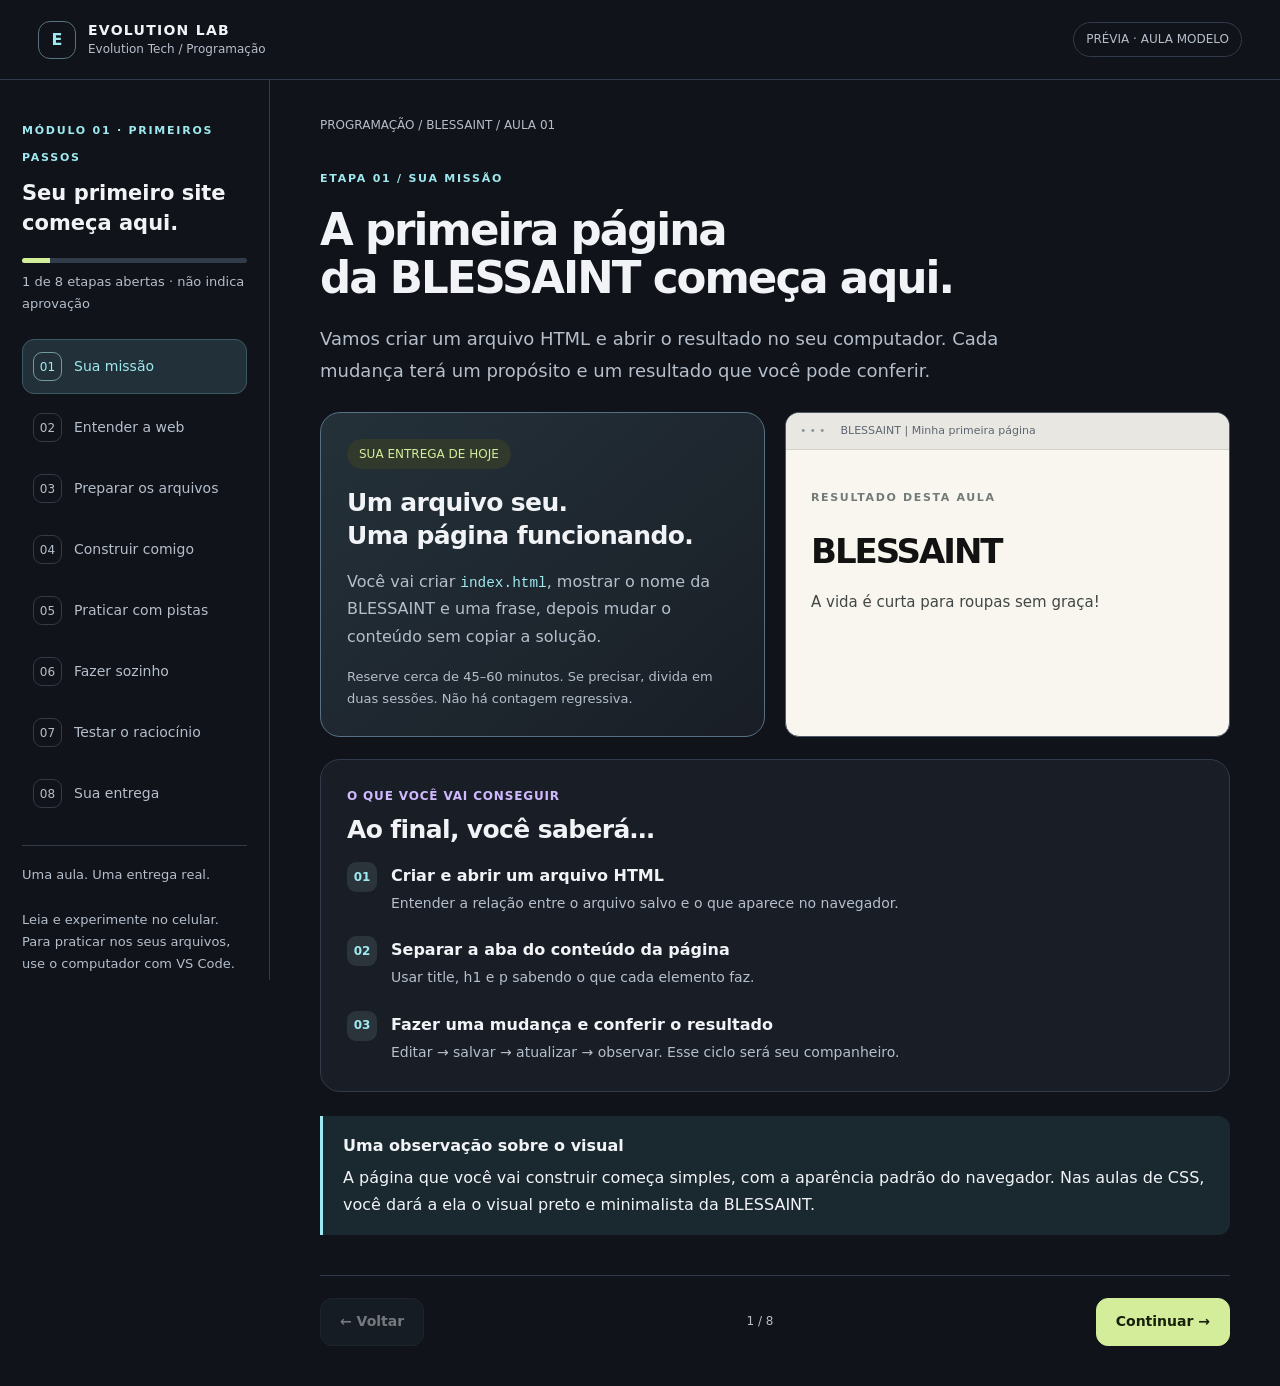
<file: curso-modelo.html>
<!doctype html>
<html lang="pt-BR">
<head>
<meta charset="utf-8">
<meta name="viewport" content="width=device-width,initial-scale=1">
<meta name="theme-color" content="#101319">
<title>Primeira página BLESSAINT · Evolution Tech</title>
<style>
:root{color-scheme:dark;--bg:#101319;--panel:#191e26;--panel2:#212833;--line:#323b49;--text:#f1f3f6;--muted:#b5becb;--cyan:#9ee9ef;--lime:#d4ed9b;--purple:#d0baff;--red:#ffb6b6;--radius:20px}
*{box-sizing:border-box}body{margin:0;background:var(--bg);color:var(--text);font:16px/1.7 system-ui,-apple-system,BlinkMacSystemFont,"Segoe UI",sans-serif}button,input,textarea{font:inherit}button,a,input,textarea,summary{-webkit-tap-highlight-color:transparent}button{cursor:pointer}a{color:var(--cyan);text-underline-offset:4px}button{color:inherit}button:focus-visible,a:focus-visible,summary:focus-visible,input:focus-visible,textarea:focus-visible,pre:focus-visible{outline:3px solid var(--cyan);outline-offset:4px}button:disabled{opacity:.45;cursor:default}button:hover:not(:disabled){filter:brightness(1.1)}button{transition:background .18s,transform .18s}button:active:not(:disabled){transform:translateY(1px)}
.top{height:80px;display:flex;align-items:center;justify-content:space-between;padding:0 38px;border-bottom:1px solid var(--line);gap:16px}.brand{display:flex;gap:12px;align-items:center;line-height:1.2}.mark{display:grid;place-items:center;border:1px solid #59727f;width:38px;height:38px;border-radius:12px;color:var(--cyan);font-weight:900}.brand b{display:block;letter-spacing:.09em;font-size:14px}.brand small{color:var(--muted);font-size:12px}.pill{border:1px solid var(--line);border-radius:100px;padding:6px 12px;color:var(--muted);font-size:12px;white-space:nowrap}.shell{max-width:1470px;margin:auto;display:grid;grid-template-columns:270px minmax(0,1fr)}.sidebar{padding:35px 22px;border-right:1px solid var(--line);min-height:calc(100vh - 80px);position:sticky;top:0;align-self:start;height:100vh;overflow:auto}.eyebrow{font-size:11px;font-weight:750;letter-spacing:.16em;text-transform:uppercase;color:var(--cyan)}.sidebar h2{font-size:21px;line-height:1.4;margin:10px 0 20px}.progress{height:5px;background:var(--line);border-radius:9px;overflow:hidden;margin:13px 0 8px}.progress i{display:block;background:var(--lime);height:100%;transition:width .3s}.tiny{font-size:13px;color:var(--muted)}.steps{display:grid;gap:6px;margin:24px 0}.step{display:flex;gap:12px;align-items:center;text-align:left;min-height:55px;width:100%;background:transparent;border:1px solid transparent;padding:10px;border-radius:12px;font-size:14px;color:var(--muted)}.step span{font-size:12px;display:grid;place-items:center;border:1px solid var(--line);border-radius:9px;min-width:29px;height:29px}.step[aria-current=step]{background:#223039;color:var(--cyan);border-color:#3b5963}.step[aria-current=step] span{border-color:#72999f}.side-note{border-top:1px solid var(--line);padding-top:18px;font-size:13px;color:var(--muted)}.workspace{min-width:0;padding:35px 50px 40px}.breadcrumb{font-size:12px;color:var(--muted);margin-bottom:28px}.mobile-map{display:none}.stage{animation:enter .22s ease-out;max-width:1040px;margin:auto}.stage h1{font-size:clamp(30px,3.4vw,48px);line-height:1.12;letter-spacing:-.045em;max-width:800px;margin:15px 0 20px}.stage h2{font-size:25px;line-height:1.3;letter-spacing:-.025em;margin:0 0 15px}.stage h3{font-size:18px;line-height:1.4;margin:0 0 10px}.lead{font-size:18px;color:var(--muted);max-width:730px;line-height:1.8}.card{background:var(--panel);border:1px solid var(--line);border-radius:var(--radius);padding:26px;margin:22px 0}.card>p:last-child{margin-bottom:0}.grid{display:grid;grid-template-columns:1fr 1fr;gap:20px}.grid>.card{margin:0}.space{margin-top:24px}.soft{color:var(--muted)}.tag{display:inline-flex;font-size:12px;border:1px solid #4a606a;border-radius:7px;padding:3px 8px;color:var(--cyan)}.accent{color:var(--lime)}.badge{font-size:12px;background:#30392c;color:var(--lime);border-radius:100px;display:inline-block;padding:5px 12px}.callout{border-left:3px solid var(--cyan);padding:16px 20px;background:#1a2830;border-radius:0 12px 12px 0;margin:24px 0}.callout p{margin:5px 0 0}.btn{display:inline-flex;align-items:center;justify-content:center;gap:8px;min-height:48px;border:1px solid #d4ed9b;background:var(--lime);color:#17200b;border-radius:12px;padding:10px 19px;font-size:14px;font-weight:750;text-decoration:none}.btn.secondary{background:var(--panel2);color:var(--text);border-color:var(--line)}.btn.small{min-height:44px;padding:8px 12px;font-size:13px}.actions{display:flex;flex-wrap:wrap;gap:10px;margin:20px 0}.footer{max-width:1040px;margin:40px auto 0;padding-top:22px;border-top:1px solid var(--line);display:flex;align-items:center;justify-content:space-between;gap:12px}.footer .count{color:var(--muted);font-size:12px}.mock{background:#f8f6ef;color:#121212;border-radius:14px;overflow:hidden;border:1px solid #505968;min-height:245px}.browserbar{font-size:11px;color:#5d6672;background:#e8e7e1;padding:10px 14px;border-bottom:1px solid #d2d2cb;display:flex;align-items:center;gap:12px;line-height:1.5}.dots{letter-spacing:3px;color:#949b9f}.browserbody{padding:32px 25px}.browserbody h3{font-size:34px;letter-spacing:-.06em;font-weight:900;margin:0 0 12px;color:#121212}.browserbody p{color:#414745;font-size:15px}.mock-label{font-size:11px;letter-spacing:.15em;font-weight:800;color:#737b78}.outcomes{list-style:none;padding:0;margin:0;display:grid;gap:20px}.outcomes li{display:flex;gap:14px}.number{display:grid;place-items:center;background:#2a343a;color:var(--cyan);width:30px;height:30px;border-radius:9px;flex-shrink:0;font-size:12px;font-weight:800}.outcomes b{display:block}.outcomes small{color:var(--muted);font-size:14px}.concept-tabs{display:flex;gap:8px;flex-wrap:wrap;margin:22px 0}.concept-tabs button{min-height:48px;padding:9px 18px;border-radius:12px;border:1px solid var(--line);background:var(--panel);font-weight:700}.concept-tabs button[aria-selected=true]{background:#293a3d;color:var(--cyan);border-color:#74979c}.analogy{min-height:165px}.analogy strong{color:var(--cyan)}.tree{font:15px/2.1 ui-monospace,SFMono-Regular,Consolas,monospace;border-radius:12px;background:#0d1117;padding:18px;color:var(--cyan);overflow:auto}.tree .child{padding-left:28px}.check{display:flex;align-items:flex-start;gap:12px;margin:15px 0;font-size:15px}.check input{accent-color:var(--lime);width:21px;height:21px;flex-shrink:0;margin-top:3px}.check span{flex:1}.check small{display:block;color:var(--muted)}details{border:1px solid var(--line);border-radius:12px;padding:14px 17px;margin:16px 0;background:var(--panel)}summary{cursor:pointer;min-height:28px;font-weight:650}details p{color:var(--muted)}code{font: .9em/1.6 ui-monospace,SFMono-Regular,Consolas,monospace;color:var(--cyan);overflow-wrap:anywhere}pre{background:#0b0f15;border:1px solid var(--line);border-radius:14px;padding:20px;overflow:auto;line-height:1.8;font-size:14px;tab-size:2;max-width:100%}pre code{white-space:pre;color:#c4edf0;overflow-wrap:normal}.code-head{display:flex;align-items:center;justify-content:space-between;gap:10px;font-size:13px;color:var(--muted)}.explain{display:grid;grid-template-columns:150px minmax(0,1fr);gap:12px;border-top:1px solid var(--line);padding:15px 0;font-size:15px}.explain p{margin:0;color:var(--muted)}.buildstep{font-size:12px;color:var(--purple);font-weight:750;letter-spacing:.07em;margin-bottom:8px}.editor-grid{display:grid;grid-template-columns:1fr 1fr;gap:18px;margin-top:20px}.editor-pane,.preview-pane{min-width:0}.editor-pane label{font-size:13px;font-weight:700;display:block;margin-bottom:8px}.editor{width:100%;min-height:345px;resize:vertical;border:1px solid #546777;background:#0b0f15;color:#c7edf0;border-radius:12px;padding:17px;font:14px/1.8 ui-monospace,SFMono-Regular,Consolas,monospace;tab-size:2}.preview-label{font-size:13px;font-weight:700;margin:0 0 8px}.live{display:block;width:100%;height:345px;border:1px solid var(--line);border-radius:12px;background:white}.status{padding:14px 17px;margin:16px 0;border:1px solid #50616d;border-radius:12px;background:#202c34;font-size:15px}.status.success{border-color:#617d48;background:#263323;color:#e2f4cc}.status.error{border-color:#966a6a;background:#39272a;color:#ffd1d1}.status:empty{display:none}.status ul{padding-left:20px;margin:8px 0}.answer-list{display:grid;gap:10px;margin:16px 0}.option{display:flex;align-items:flex-start;gap:12px;border:1px solid var(--line);background:#151a21;padding:14px;border-radius:12px;font-size:15px;cursor:pointer}.option:has(input:checked){background:#22343c;border-color:#7eafb9}.option input{margin-top:6px;accent-color:var(--cyan);flex-shrink:0}.question{border:0;padding:0;margin:0;min-width:0;width:100%}#lesson-heading:focus{outline:none}.question legend{max-width:100%;white-space:normal;font-weight:750;line-height:1.5;font-size:18px}.question code{display:inline}.flag{color:var(--purple);font-size:12px;font-weight:750;letter-spacing:.1em}.done-panel{background:linear-gradient(125deg,#233027,#18252a);border:1px solid #66835a;border-radius:20px;padding:26px}.meter-list{list-style:none;padding:0}.meter-list li{display:flex;gap:12px;padding:13px 0;border-bottom:1px solid var(--line)}.meter-list b{color:var(--lime)}.note-area{display:block;width:100%;min-height:125px;background:#0b0f15;border:1px solid #536171;color:var(--text);border-radius:12px;padding:15px;margin:10px 0}.toast{position:fixed;bottom:24px;left:50%;transform:translateX(-50%);background:#d4ed9b;color:#17200b;padding:12px 20px;border-radius:12px;z-index:30;font-size:14px;box-shadow:0 10px 35px #0007;max-width:90vw}.toast:empty{display:none}.sr-only{position:absolute;width:1px;height:1px;overflow:hidden;clip-path:inset(50%)}.save-warning{background:#533232;color:#ffe5df;padding:10px 20px;font-size:13px}.terminal-card{border:1px solid #587085;background:linear-gradient(140deg,#243139,#191e26)}
@keyframes enter{from{opacity:.3;transform:translateY(6px)}to{opacity:1;transform:translateY(0)}}@media(prefers-reduced-motion:reduce){*,*::before,*::after{animation:none!important;transition:none!important;scroll-behavior:auto!important}}
@media(max-width:1100px){.workspace{padding:30px}.shell{grid-template-columns:235px minmax(0,1fr)}.sidebar{padding:30px 16px}.editor-grid{grid-template-columns:1fr}.editor,.live{min-height:300px;height:300px}}
@media(max-width:760px){.top{height:70px;padding:0 18px}.brand b{font-size:12px}.brand small{font-size:11px}.pill{font-size:10px;padding:5px 9px}.mark{width:32px;height:32px}.shell{display:block}.sidebar{display:none}.workspace{padding:20px 18px 120px}.breadcrumb{margin-bottom:15px;font-size:11px}.mobile-map{display:block;margin-bottom:24px;background:#191e26}.mobile-map summary{font-size:14px;display:flex;justify-content:space-between;gap:12px}.mobile-map .steps{margin:15px 0 0}.stage h1{font-size:34px}.stage h2{font-size:23px}.lead{font-size:17px}.card{padding:20px;border-radius:16px}.grid{grid-template-columns:1fr;gap:16px}.grid>.card{margin:0}.explain{grid-template-columns:1fr;gap:5px}.footer{position:fixed;bottom:0;left:0;right:0;margin:0;padding:14px 18px calc(14px + env(safe-area-inset-bottom));background:#101319f5;backdrop-filter:blur(18px);z-index:20;border-top:1px solid var(--line)}.footer .btn{min-height:48px;padding:10px 14px}.footer .count{font-size:11px}.toast{bottom:110px}.editor-grid{gap:22px}.browserbody{padding:28px 22px}.actions .btn{flex:1}.browserbody h3{font-size:30px}.editor{font-size:13px}.code-head{font-size:12px}.stage .callout{padding:14px 16px}.brand{gap:8px}}
@media(max-width:360px){.workspace{padding-left:14px;padding-right:14px}.top{padding:0 14px}.stage h1{font-size:30px}.card{padding:17px}.footer{padding-left:14px;padding-right:14px}.footer .count{display:none}.footer .btn{flex:1}.pill{max-width:100px;white-space:normal;line-height:1.3}.concept-tabs button{padding:9px 12px}}
</style>
</head>
<body>
<header class="top"><div class="brand"><span class="mark" aria-hidden="true">E</span><div><b>EVOLUTION LAB</b><small>Evolution Tech / Programação</small></div></div><span class="pill">PRÉVIA · AULA MODELO</span></header>
<div id="save-warning" hidden class="save-warning" role="status">Seu navegador não permitiu salvar o progresso. Mantenha esta página aberta ou baixe suas anotações ao terminar.</div>
<div class="shell"><aside class="sidebar" aria-label="Roteiro da aula"><span class="eyebrow">Módulo 01 · Primeiros passos</span><h2>Seu primeiro site<br>começa aqui.</h2><div class="progress" aria-hidden="true"><i id="side-progress"></i></div><div id="side-progress-label" class="tiny"></div><nav class="steps" id="desktop-steps" aria-label="Etapas da aula"></nav><p class="side-note">Uma aula. Uma entrega real.<br><br>Leia e experimente no celular. Para praticar nos seus arquivos, use o computador com VS Code.</p><p class="tiny">Esta prévia salva apenas neste navegador. Seu histórico do Lab permanece separado.</p></aside>
<main class="workspace" id="main"><div class="breadcrumb">PROGRAMAÇÃO / BLESSAINT / AULA 01</div><details class="mobile-map"><summary><span id="mobile-stage">Roteiro da aula</span><span aria-hidden="true">⌄</span></summary><nav class="steps" id="mobile-steps" aria-label="Etapas da aula no celular"></nav></details><div id="stage" class="stage"><span class="eyebrow">ETAPA 01 / Sua missão</span><h1 id="lesson-heading" tabindex="-1">A primeira página<br>da BLESSAINT começa aqui.</h1><p class="lead">Vamos criar um arquivo HTML e abrir o resultado no seu computador. Cada mudança terá um propósito e um resultado que você pode conferir.</p><div class="grid space"><section class="card terminal-card"><span class="badge">SUA ENTREGA DE HOJE</span><h2 style="margin-top:18px">Um arquivo seu.<br>Uma página funcionando.</h2><p class="soft">Você vai criar <code>index.html</code>, mostrar o nome da BLESSAINT e uma frase, depois mudar o conteúdo sem copiar a solução.</p><p class="tiny">Reserve cerca de 45–60 minutos. Se precisar, divida em duas sessões. Não há contagem regressiva.</p></section><div class="mock" aria-label="Exemplo do resultado esperado"><div class="browserbar"><span class="dots" aria-hidden="true">•••</span><span>BLESSAINT | Minha primeira página</span></div><div class="browserbody"><span class="mock-label">RESULTADO DESTA AULA</span><h3 style="margin-top:18px">BLESSAINT</h3><p>A vida é curta para roupas sem graça!</p></div></div></div><section class="card"><div class="buildstep">O QUE VOCÊ VAI CONSEGUIR</div><h2>Ao final, você saberá…</h2><ul class="outcomes"><li><span class="number">01</span><div><b>Criar e abrir um arquivo HTML</b><small>Entender a relação entre o arquivo salvo e o que aparece no navegador.</small></div></li><li><span class="number">02</span><div><b>Separar a aba do conteúdo da página</b><small>Usar title, h1 e p sabendo o que cada elemento faz.</small></div></li><li><span class="number">03</span><div><b>Fazer uma mudança e conferir o resultado</b><small>Editar → salvar → atualizar → observar. Esse ciclo será seu companheiro.</small></div></li></ul></section><div class="callout"><b>Uma observação sobre o visual</b><p>A página que você vai construir começa simples, com a aparência padrão do navegador. Nas aulas de CSS, você dará a ela o visual preto e minimalista da BLESSAINT.</p></div></div><noscript><section class="card"><h2>Continue no navegador</h2><p>As atividades interativas precisam de JavaScript. Abra esta página no Safari, Chrome ou Edge com JavaScript habilitado.</p></section></noscript><nav class="footer" aria-label="Navegar na aula"><button class="btn secondary" id="previous">← Voltar</button><span class="count" id="stage-count"></span><button class="btn" id="next">Continuar →</button></nav></main></div>
<div class="toast" id="toast" role="status" aria-live="polite"></div>
<script>
'use strict';
// Modelo independente: não lê o cofre, notas, XP ou credenciais do Lab.
const KEY='evo-tech-lesson-01-preview-v2';
const steps=['Sua missão','Entender a web','Preparar os arquivos','Construir comigo','Praticar com pistas','Fazer sozinho','Testar o raciocínio','Sua entrega'];
const sample='<!doctype html>\n<html lang="pt-BR">\n<head>\n  <meta charset="UTF-8">\n  <meta name="viewport" content="width=device-width, initial-scale=1">\n  <title>BLESSAINT | Minha primeira página</title>\n</head>\n<body>\n  <h1>BLESSAINT</h1>\n  <p>A vida é curta para roupas sem graça!</p>\n</body>\n</html>';
const starter='<!doctype html>\n<html lang="pt-BR">\n<head>\n  <meta charset="UTF-8">\n  <meta name="viewport" content="width=device-width, initial-scale=1">\n  <title>Minha página</title>\n</head>\n<body>\n  <h1>Minha marca</h1>\n  <p>Minha primeira frase.</p>\n</body>\n</html>';
const blank='<!doctype html>\n<html lang="pt-BR">\n<head>\n  <meta charset="UTF-8">\n  <meta name="viewport" content="width=device-width, initial-scale=1">\n  <title></title>\n</head>\n<body>\n  <!-- Construa sua página aqui. -->\n</body>\n</html>';
const defaults={stage:0,seen:[],setup:[false,false,false,false],code:starter,soloCode:blank,practice:false,solo:false,practiceTried:false,soloTried:false,quiz:{},quizFeedback:{},quizCorrect:{},notes:'',external:false};
let state=structuredClone(defaults),storageOK=true,timer;
try{const saved=JSON.parse(localStorage.getItem(KEY)||'null');if(saved&&typeof saved==='object'){state={...state,...saved};state.stage=Number.isInteger(state.stage)&&state.stage>=0&&state.stage<8?state.stage:0;state.seen=Array.isArray(state.seen)?state.seen.filter(x=>Number.isInteger(x)&&x>=0&&x<8):[];for(const k of ['quiz','quizFeedback','quizCorrect'])if(!state[k]||typeof state[k]!=='object')state[k]={};if(!Array.isArray(state.setup))state.setup=[false,false,false,false];for(const k of ['code','soloCode','notes'])if(typeof state[k]!=='string')state[k]=defaults[k];}}catch{storageOK=false;}
const $=id=>document.getElementById(id),esc=v=>String(v??'').replace(/[&<>"']/g,c=>({'&':'&amp;','<':'&lt;','>':'&gt;','"':'&quot;',"'":'&#39;'}[c]));
function save(){try{localStorage.setItem(KEY,JSON.stringify(state));}catch{storageOK=false;} $('save-warning').hidden=storageOK;}
function toast(s){$('toast').textContent=s;clearTimeout(timer);timer=setTimeout(()=>$('toast').textContent='',2800);}
function panel(label,title,body){return '<section class="card"><div class="buildstep">'+label+'</div><h2>'+title+'</h2>'+body+'</section>';}
function codeBlock(code,id){return '<div class="code-head"><span>index.html · HTML</span><button class="btn secondary small" data-copy="'+id+'">Copiar código</button></div><pre tabindex="0" aria-label="Código HTML"><code>'+esc(code)+'</code></pre>';}
function title(n,h,p){return '<span class="eyebrow">ETAPA '+String(n).padStart(2,'0')+' / '+steps[n-1]+'</span><h1 id="lesson-heading" tabindex="-1">'+h+'</h1><p class="lead">'+p+'</p>';}
function mission(){return title(1,'A primeira página<br>da BLESSAINT começa aqui.','Vamos criar um arquivo HTML e abrir o resultado no seu computador. Cada mudança terá um propósito e um resultado que você pode conferir.')+'<div class="grid space"><section class="card terminal-card"><span class="badge">SUA ENTREGA DE HOJE</span><h2 style="margin-top:18px">Um arquivo seu.<br>Uma página funcionando.</h2><p class="soft">Você vai criar <code>index.html</code>, mostrar o nome da BLESSAINT e uma frase, depois mudar o conteúdo sem copiar a solução.</p><p class="tiny">Reserve cerca de 45–60 minutos. Se precisar, divida em duas sessões. Não há contagem regressiva.</p></section><div class="mock" aria-label="Exemplo do resultado esperado"><div class="browserbar"><span class="dots" aria-hidden="true">•••</span><span>BLESSAINT | Minha primeira página</span></div><div class="browserbody"><span class="mock-label">RESULTADO DESTA AULA</span><h3 style="margin-top:18px">BLESSAINT</h3><p>A vida é curta para roupas sem graça!</p></div></div></div>'+panel('O QUE VOCÊ VAI CONSEGUIR','Ao final, você saberá…','<ul class="outcomes"><li><span class="number">01</span><div><b>Criar e abrir um arquivo HTML</b><small>Entender a relação entre o arquivo salvo e o que aparece no navegador.</small></div></li><li><span class="number">02</span><div><b>Separar a aba do conteúdo da página</b><small>Usar title, h1 e p sabendo o que cada elemento faz.</small></div></li><li><span class="number">03</span><div><b>Fazer uma mudança e conferir o resultado</b><small>Editar → salvar → atualizar → observar. Esse ciclo será seu companheiro.</small></div></li></ul>')+'<div class="callout"><b>Uma observação sobre o visual</b><p>A página que você vai construir começa simples, com a aparência padrão do navegador. Nas aulas de CSS, você dará a ela o visual preto e minimalista da BLESSAINT.</p></div>';}
const concepts=[{name:'HTML',title:'O conteúdo e sua estrutura',text:'HTML descreve os elementos da página: um título, um parágrafo, uma imagem, um link. Nesta aula, vamos trabalhar apenas com ele.',example:'<h1>BLESSAINT</h1>',meaning:'O navegador interpreta h1 como um título de nível principal e mostra BLESSAINT. As marcações ficam no arquivo; o texto aparece na página.'},{name:'CSS',title:'A apresentação dos elementos',text:'CSS define cores, fontes, espaços e a organização visual. Nas próximas aulas, vamos usá-lo para dar identidade à loja.',example:'h1 { color: purple; }',meaning:'Esse exemplo daria cor roxa ao título. Não precisa digitá-lo agora: ele serve apenas para mostrar a função do CSS.'},{name:'JavaScript',title:'O comportamento da página',text:'JavaScript permite reagir às ações de quem visita: abrir um menu, trocar uma imagem ou atualizar um carrinho.',example:'botao.addEventListener("click", mostrarColecao);',meaning:'Esse exemplo representaria uma reação ao clique. Ainda faltam as definições de botao e mostrarColecao; não é um código pronto para executar.'}];
function understanding(){return title(2,'O navegador transforma<br>seu arquivo em uma página.','Você escreve no editor de código; o navegador lê o arquivo e mostra o resultado. São duas ferramentas com funções diferentes.')+panel('CONHEÇA AS TRÊS PEÇAS','Hoje, nosso foco é HTML.','<div class="concept-tabs" role="tablist" aria-label="Tecnologias da web">'+concepts.map((c,i)=>'<button id="concept-'+i+'" role="tab" aria-selected="'+(i===0)+'" aria-controls="concept-body" tabindex="'+(i===0?'0':'-1')+'" data-concept="'+i+'">'+c.name+'</button>').join('')+'</div><div id="concept-body" role="tabpanel" aria-labelledby="concept-0" class="analogy"></div>')+panel('DO ARQUIVO À TELA','Faça o caminho mental.','<ol><li><b>Editor (VS Code):</b> você altera o conteúdo de <code>index.html</code>.</li><li><b>Arquivo:</b> ao salvar, a mudança vai para o disco.</li><li><b>Navegador (Chrome, Edge ou Firefox):</b> ao abrir ou atualizar, ele lê o arquivo salvo e desenha a página.</li></ol><p>Quando um site está na internet, o navegador geralmente pede os arquivos a um servidor. Hoje, ele vai ler um arquivo local: você não precisa contratar hospedagem nem configurar um servidor.</p>')+'<div class="callout"><b>O que significa “programar” aqui?</b><p>HTML é uma linguagem de marcação. Começamos por ela para construir páginas; os fundamentos de lógica e a programação com JavaScript entram depois, com prática própria.</p></div>';}
function setup(){const items=[['Crie uma pasta chamada blessaint-estudo.','No Windows: abra o Explorador de Arquivos, escolha Documentos e use Novo → Pasta. Essa pasta será sua área de estudo.'],['Abra essa pasta no VS Code.','No editor, use Arquivo → Abrir Pasta e selecione blessaint-estudo. Se aparecer a pergunta de confiança, confirme apenas a pasta que você acabou de criar.'],['Crie o arquivo index.html.','Na lateral do VS Code, clique em Novo Arquivo, digite index.html e pressione Enter. Ele deve ficar dentro de blessaint-estudo.'],['Confira o nome e a extensão.','No Explorador do Windows, ative Exibir → Mostrar → Extensões de nomes de arquivos (o caminho pode variar). Confira que o nome não é index.html.txt.']];return title(3,'Prepare seu espaço<br>de construção.','Faça esta parte no computador. Se estiver no celular, leia as instruções e avance para experimentar no laboratório da etapa 5.')+'<div class="grid space"><div class="card"><h2>O que você precisa</h2><p>Um editor de código e um navegador. Vamos usar o <b>VS Code</b>, mas a página também pode ser criada em outro editor de texto simples.</p><p>Se ainda não tiver o editor, obtenha-o pelo <a href="https://code.visualstudio.com/" target="_blank" rel="noopener">site oficial do VS Code</a>.</p><p class="tiny">Live Server é útil, mas opcional nesta aula. Vamos abrir o arquivo diretamente e atualizar a página manualmente.</p></div><div class="card"><h2>Como a pasta deve ficar</h2><div class="tree"><div>📁 blessaint-estudo</div><div class="child">↳ index.html</div></div><p class="soft">Ainda não precisamos de imagens, CSS ou JavaScript. Um arquivo já é suficiente para começar.</p></div></div>'+panel('FAÇA EM QUATRO PASSOS','Confira enquanto prepara.',items.map((a,i)=>'<label class="check"><input type="checkbox" data-setup="'+i+'" '+(state.setup[i]?'checked':'')+'><span><b>'+a[0]+'</b><small>'+a[1]+'</small></span></label>').join(''))+'<details><summary>Meu arquivo virou index.html.txt. Como resolver?</summary><p>Com as extensões visíveis, renomeie o arquivo para <code>index.html</code>. O Windows pode pedir confirmação da troca da extensão. Confirme depois de conferir que é o seu arquivo de estudo. Não use Word para criar HTML: ele salva formatação que não faz parte do código.</p></details>';}
function building(){const a='<!doctype html>\n<html lang="pt-BR">\n<head>\n  <meta charset="UTF-8">\n  <meta name="viewport" content="width=device-width, initial-scale=1">\n  <title>BLESSAINT | Minha primeira página</title>\n</head>\n<body>\n</body>\n</html>';return title(4,'Vamos escrever juntos.<br>E entender cada parte.','Digite no arquivo index.html. O código será pequeno de propósito: você precisa conseguir explicar o que colocou nele.')+panel('PASSO 1 / A ESTRUTURA','Prepare o documento.',codeBlock(a,'structure')+'<div class="explain"><code>&lt;!doctype html&gt;</code><p>Informa ao navegador que este documento usa o modo padrão do HTML moderno. Não é um texto que vai aparecer na página.</p></div><div class="explain"><code>&lt;html lang="pt-BR"&gt;</code><p>É o elemento que envolve a página. <code>lang</code> informa o idioma do conteúdo. <code>&lt;/html&gt;</code> fecha esse elemento.</p></div><div class="explain"><code>&lt;head&gt;</code><p>Agrupa informações sobre o documento: codificação, configuração de visualização e título da aba.</p></div><div class="explain"><code>charset="UTF-8"</code><p>Define a codificação usada para interpretar caracteres, incluindo letras acentuadas.</p></div><div class="explain"><code>name="viewport"</code><p>Orienta a visualização em telas pequenas. Isso ajuda a base móvel, mas não torna qualquer layout automaticamente responsivo.</p></div><div class="explain"><code>&lt;title&gt;</code><p>Define o título do documento, normalmente mostrado na aba do navegador. Ele não substitui o título visível dentro da página.</p></div><div class="explain"><code>&lt;body&gt;</code><p>Recebe o conteúdo que será mostrado na página. Ele está vazio por enquanto.</p></div>')+panel('PASSO 2 / O CONTEÚDO','Escreva dentro do body.',codeBlock('  <h1>BLESSAINT</h1>\n  <p>A vida é curta para roupas sem graça!</p>','body')+'<p>Coloque essas duas linhas <b>entre</b> <code>&lt;body&gt;</code> e <code>&lt;/body&gt;</code>. Você não precisa criar outro body.</p><p><code>h1</code> identifica o título principal desta página. <code>p</code> identifica um parágrafo. Cada um tem uma abertura e um fechamento, com o texto no meio.</p><p>Os espaços no início das linhas ajudam você a ler o código. Eles são chamados de <b>indentação</b>; não criam o espaçamento visual da loja.</p>')+panel('PASSO 3 / SALVAR E ABRIR','Veja sua primeira página.', '<ol><li>No VS Code, pressione <b>Ctrl + S</b> para salvar (no Mac, Command + S).</li><li>No Explorador, abra a pasta e dê dois cliques em <code>index.html</code>. Se necessário, use Abrir com e escolha seu navegador.</li><li>Confira o nome da aba, o título BLESSAINT e a frase no corpo.</li><li>Troque uma palavra na frase, salve e atualize o navegador. Observe o que mudou.</li></ol><div class="callout"><b>Arquivo local não é site publicado.</b><p>Um endereço começando com <code>file:</code> aponta para um arquivo do seu computador. Mandar esse endereço para outra pessoa não disponibiliza a página para ela.</p></div>')+'<details><summary>Conferir o arquivo completo</summary>'+codeBlock(sample,'sample')+'<p>Use para comparar depois de tentar. Se houver diferença, investigue antes de substituir tudo.</p></details><details><summary>Salvei e nada mudou. O que conferir?</summary><p>Confira se você está editando o mesmo arquivo que abriu no navegador. Salve com Ctrl + S e atualize a página. Se o código aparecer como texto, revise a extensão e veja se não abriu o arquivo no editor em vez do navegador.</p></details>';}
function editor(id,value){return '<div class="editor-grid"><div class="editor-pane"><label for="'+id+'">index.html · seu código</label><textarea id="'+id+'" class="editor" spellcheck="false" autocapitalize="off" autocomplete="off" autocorrect="off" aria-describedby="editor-help">'+esc(value)+'</textarea></div><div class="preview-pane"><div class="preview-label">Resultado da sua última execução</div><iframe class="live" id="'+id+'-frame" sandbox="" title="Resultado da página de estudo"></iframe></div></div><p id="editor-help" class="tiny">O laboratório executa HTML e CSS sem scripts ou acesso à rede. Para navegar pelo código, use as setas; Tab continua para o próximo controle.</p>';
}
function practice(){return title(5,'Agora é sua vez.<br>Você ainda tem pistas.','O exemplo abaixo tem textos provisórios. Faça as três mudanças para transformá-lo na primeira página da BLESSAINT.')+panel('PRÁTICA GUIADA','Modifique, execute e confira.','<ol><li>Mude o título da aba para <b>BLESSAINT | Estudo</b>.</li><li>Faça o título principal mostrar <b>BLESSAINT</b>.</li><li>Faça o parágrafo mostrar <b>A vida é curta para roupas sem graça!</b></li></ol>'+editor('practice-editor',state.code)+'<div class="actions"><button class="btn secondary" data-run="practice">Executar HTML</button><button class="btn" data-check="practice">Conferir minha prática</button></div><div id="practice-status" class="status" role="status">'+(state.practice?'Sua última conferência passou. Ao alterar o código, confira novamente.':'')+'</div>')+'<details><summary>Pista 1 · não sei onde começar</summary><p>Procure o texto <code>Minha página</code>. Ele está dentro de <code>title</code>. Altere apenas esse texto e execute. Depois, faça o mesmo com o conteúdo de <code>h1</code> e <code>p</code>.</p></details><details><summary>Pista 2 · qual é a diferença entre title e h1?</summary><p><code>title</code> fica no <code>head</code> e dá nome à aba. <code>h1</code> fica no <code>body</code> e mostra o título principal da página. Dentro deste laboratório, o título da aba da página inteira não muda; a conferência verifica o title do seu documento.</p></details><details><summary>Por que não preciso apertar Ctrl + S aqui?</summary><p>Este laboratório mantém o texto enquanto você digita e permite executar pelo botão. No VS Code, continue praticando o ciclo editar → salvar → atualizar. São ambientes diferentes.</p></details>';}
function solo(){return title(6,'Construa sem seguir<br>o exemplo pronto.','Você recebeu uma nova solicitação: apresentar a coleção em uma página simples. Use o que entendeu, consultando pistas se precisar.')+panel('BRIEFING / PÁGINA DA COLEÇÃO','Transforme o pedido em HTML.','<ul><li>A aba precisa se chamar <b>BLESSAINT | Coleção</b>.</li><li>O título principal deve ser <b>Conheça a coleção</b>.</li><li>Escreva <b>dois parágrafos</b> diferentes, com pelo menos três palavras cada: um apresentando a BLESSAINT e outro convidando a conhecer as peças. Use suas palavras.</li></ul><p class="soft">Deixei apenas a estrutura para você não precisar decorar metadados. O conteúdo do body é seu.</p>'+editor('solo-editor',state.soloCode)+'<div class="actions"><button class="btn secondary" data-run="solo">Executar HTML</button><button class="btn" data-check="solo">Conferir meu desafio</button></div><div id="solo-status" class="status" role="status">'+(state.solo?'Sua última conferência passou. A verificação confirma a estrutura; releia se os textos atendem ao pedido.':'')+'</div>')+'<details><summary>Preciso de uma pista</summary><p>Use <code>title</code> para a aba. Dentro do body, crie um <code>h1</code> e dois elementos <code>p</code>. Cada parágrafo tem seu próprio fechamento. Escreva o texto entre a abertura e o fechamento.</p></details>'+ (state.soloTried?'<details><summary>Comparar com uma possível solução, após minha tentativa</summary>'+codeBlock(sample.replace('Minha primeira página','Coleção').replace('<h1>BLESSAINT</h1>','<h1>Conheça a coleção</h1>').replace('<p>A vida é curta para roupas sem graça!</p>','<p>A BLESSAINT une fé e estilo.</p>\n  <p>Conheça as peças da nossa coleção.</p>'),'solo-solution')+'<p>Seus parágrafos não precisam ser iguais a estes. Compare a função dos elementos, depois tente reescrever sem olhar.</p></details>':'<p class="tiny" id="solution-gate">Uma possível solução ficará disponível depois da sua primeira tentativa de conferência.</p>')+'<div class="callout"><b>Conferência automática tem limites.</b><p>Conseguir dois parágrafos diferentes é verificável aqui. A qualidade do texto e sua compreensão precisam da sua revisão e explicação.</p></div>';}
const questions=[{title:'1. Preveja o que vai aparecer.',code:'<head><title>Minha loja</title></head>\n<body><h1>BLESSAINT</h1></body>',options:['BLESSAINT na aba e Minha loja no corpo.','Minha loja na aba e BLESSAINT no corpo.','Os dois textos aparecem como títulos no corpo.'],answer:1,feedback:['Você trocou as funções. title identifica o documento na aba; h1 é o título dentro do body.','Isso: title nomeia a aba e h1 aparece como título no corpo da página.','title não é um título visual no body. Ele pertence aos metadados do documento.']},{title:'2. Encontre a causa do problema.',text:'Você mudou a frase no VS Code, mas ainda não salvou. Atualizou o navegador e a frase antiga continua. O que deve fazer primeiro?',options:['Salvar o arquivo que está editando e atualizar novamente.','Instalar uma biblioteca JavaScript.','Alterar o título da aba para forçar a atualização.'],answer:0,feedback:['Isso. O navegador ainda leu a versão anterior salva no disco. Confira também se é o mesmo arquivo aberto no editor.','Uma biblioteca não resolve uma alteração que ainda não foi salva no arquivo. Retome o ciclo editar → salvar → atualizar.','title tem outra função: nomear a aba. Ele não salva as alterações do editor.']},{title:'3. Corrija a estrutura.',code:'<h1>BLESSAINT</h1>\n<p>Conheça nossa coleção.</h1>',text:'Qual correção mantém a intenção de ter um título e um parágrafo?',options:['Trocar o segundo <p> por <h1>.','Apagar todos os fechamentos.','Trocar o último </h1> por </p>.'],answer:2,feedback:['Isso transformaria o parágrafo em outro título. O pedido é manter um título e um parágrafo.','Esse não é um bom modo de corrigir o erro. h1 precisa do fechamento apropriado; nesta estrutura, mantenha também o parágrafo bem delimitado.','Correto. O último elemento começou com p e deve ser fechado com /p. O navegador pode tentar recuperar HTML malformado; a aparência sozinha não garante que o código esteja certo.']}];
function quiz(){return title(7,'Mostre seu raciocínio.<br>O erro também ensina.','Três situações diferentes: prever, investigar e corrigir. Você pode tentar novamente; a correção explica a alternativa escolhida.')+questions.map((q,i)=>'<section class="card"><form data-question="'+i+'"><fieldset class="question"><legend>'+esc(q.title)+'</legend>'+(q.code?'<pre tabindex="0"><code>'+esc(q.code)+'</code></pre>':'')+(q.text?'<p class="soft">'+esc(q.text)+'</p>':'')+'<div class="answer-list">'+q.options.map((o,k)=>'<label class="option"><input required type="radio" name="answer" value="'+k+'" '+(state.quiz[i]===k?'checked':'')+'><span>'+esc(o)+'</span></label>').join('')+'</div><button class="btn secondary" type="submit">Conferir resposta</button></fieldset></form><div class="status '+(state.quizFeedback[i]===undefined?'':state.quizFeedback[i]===q.answer?'success':'error')+'" id="feedback-'+i+'" role="status">'+(state.quizFeedback[i]===undefined?'':esc(q.feedback[state.quizFeedback[i]]))+'</div></section>').join('');}
function ready(){return !!state.practice&&!!state.solo&&questions.every((_,i)=>state.quizCorrect[i]);}
function finish(){const rows=[[state.practice,'Prática guiada conferida','O conteúdo da primeira página atende aos três pedidos.'],[state.solo,'Desafio independente conferido','A página da coleção atende aos critérios automáticos de estrutura.'],[questions.every((_,i)=>state.quizCorrect[i]),'Três situações resolvidas','Você acertou cada questão ao menos uma vez, com tentativas permitidas.']];return title(8,ready()?'Sua primeira entrega<br>tem uma base.':'Vamos fechar<br>sua primeira entrega.',ready()?'Você praticou a estrutura de uma página e conferiu seus resultados. Agora, leve a experiência para seus arquivos no computador.':'Confira o que falta e volte à etapa correspondente. Navegar até o final não marca as atividades como concluídas.')+'<section class="card"><h2>O que já foi demonstrado</h2><ul class="meter-list">'+rows.map((r,i)=>'<li><b aria-label="'+(r[0]?'Concluído':'Pendente')+'">'+(r[0]?'✓':'○')+'</b><div><strong>'+r[1]+'</strong><div class="tiny">'+r[2]+'</div>'+(!r[0]?'<button class="btn secondary small space" data-goto="'+(i===0?4:i===1?5:6)+'">Ir à atividade →</button>':'')+'</div></li>').join('')+'</ul></section>'+panel('NO SEU COMPUTADOR','Repita sem depender do laboratório.','<ol><li>Abra <code>blessaint-estudo/index.html</code> no VS Code.</li><li>Implemente a página da coleção que você acabou de praticar.</li><li>Abra no navegador, altere uma frase, salve e atualize.</li><li>Explique em voz alta o papel de <code>title</code>, <code>h1</code> e <code>p</code>.</li></ol><label class="check"><input id="external" type="checkbox" '+(state.external?'checked':'')+'><span>Fiz essa entrega no meu computador.<small>É um registro seu; esta prévia não inspeciona seus arquivos.</small></span></label>')+'<section class="card"><h2>Explique com suas palavras.</h2><label for="notes">O que muda ao editar title? E ao editar h1? O que você confere quando uma mudança não aparece?</label><textarea class="note-area" id="notes" placeholder="Escreva sua explicação e uma dificuldade que resolveu…">'+esc(state.notes)+'</textarea><p class="tiny">Anotação pessoal. Não há correção automática deste texto.</p><div class="actions"><button class="btn secondary" data-download="html">Baixar meu HTML</button><button class="btn secondary" data-download="notes">Baixar meu resumo</button></div></section><div class="done-panel"><span class="eyebrow">AULA MODELO / PRÓXIMO PASSO</span><h2 style="margin-top:12px">Depois, a página ganha forma.</h2><p>Na próxima aula da nova sequência: organizar a página com cabeçalho, seção da coleção e rodapé. Cada etapa vai acrescentar uma parte ao mesmo projeto.</p><p class="tiny">Esta é uma prévia de uma aula. As demais aulas ainda precisam ser reformuladas. Nenhuma nota, XP ou conclusão foi enviada ao Evolution Lab.</p></div>';}
const views=[mission,understanding,setup,building,practice,solo,quiz,finish];
function nav(){for(const container of ['desktop-steps','mobile-steps'])$(container).innerHTML=steps.map((name,i)=>'<button class="step" data-goto="'+i+'" '+(state.stage===i?'aria-current="step"':'')+'><span>'+String(i+1).padStart(2,'0')+'</span>'+name+'</button>').join('');$('side-progress').style.width=state.seen.length/8*100+'%';$('side-progress-label').textContent=state.seen.length+' de 8 etapas abertas · não indica aprovação';$('mobile-stage').textContent=(state.stage+1)+' de 8 · '+steps[state.stage];$('stage-count').textContent=(state.stage+1)+' / 8';$('previous').disabled=state.stage===0;$('next').textContent=state.stage===7?'Rever a aula ↺':'Continuar →';}
function render(focus=false){if(!state.seen.includes(state.stage))state.seen.push(state.stage);$('stage').innerHTML=views[state.stage]();nav();save();if(state.stage===1)concept(0);if(state.stage===4)run('practice');if(state.stage===5)run('solo');if(focus){window.scrollTo({top:0,behavior:'instant'});$('lesson-heading').focus({preventScroll:true});}}
function go(n){state.stage=n;document.querySelector('.mobile-map').open=false;render(true);}
function concept(n){const c=concepts[n];document.querySelectorAll('[data-concept]').forEach(b=>{b.setAttribute('aria-selected',String(+b.dataset.concept===n));b.tabIndex=+b.dataset.concept===n?0:-1;});$('concept-body').setAttribute('aria-labelledby','concept-'+n);$('concept-body').innerHTML='<h3>'+c.title+'</h3><p class="soft">'+c.text+'</p><pre tabindex="0"><code>'+esc(c.example)+'</code></pre><p>'+c.meaning+'</p>';}
function run(kind){const input=$(kind+'-editor'),frame=$(kind+'-editor-frame');if(!input||!frame)return;frame.srcdoc='<!doctype html><meta http-equiv="Content-Security-Policy" content="default-src \'none\'; style-src \'unsafe-inline\'; img-src data:; base-uri \'none\'; form-action \'none\'"><style>body{font:16px/1.6 system-ui,sans-serif;padding:20px;color:#171b22;background:#fff;overflow-wrap:anywhere}h1{font-size:30px;line-height:1.25}img{max-width:100%}</style>'+input.value;}
function validate(kind,code){const doc=new DOMParser().parseFromString(code,'text/html'),body=doc.body,titleText=(doc.querySelector('title')?.textContent||'').trim(),h=body.querySelector('h1'),p=[...body.querySelectorAll('p')],norm=s=>s.trim().replace(/\s+/g,' '),errs=[];if(!/<!doctype\s+html\s*>/i.test(code))errs.push('Mantenha <!doctype html> no início do documento.');if(!/<html\b[^>]*lang\s*=\s*["']pt-BR["']/i.test(code))errs.push('Mantenha lang="pt-BR" no elemento html.');if(!/<head[\s>]/i.test(code)||!/<body[\s>]/i.test(code))errs.push('Mantenha as áreas head e body explícitas no arquivo.');if(body.querySelectorAll('h1').length!==1)errs.push('Para esta página, use um título principal h1 dentro do body.');const closingH=(code.match(/<\/h1\s*>/gi)||[]).length;if(closingH!==1)errs.push('Confira o fechamento </h1> do título.');if(doc.querySelector('script'))errs.push('Nesta aula, use apenas HTML; remova qualquer script.');if(kind==='practice'){if(titleText!=='BLESSAINT | Estudo')errs.push('A aba deve ter o texto BLESSAINT | Estudo no elemento title.');if(norm(h?.textContent||'')!=='BLESSAINT')errs.push('O h1 deve mostrar BLESSAINT.');if(!p.some(x=>norm(x.textContent)==='A vida é curta para roupas sem graça!'))errs.push('Inclua o slogan pedido dentro de um elemento p.');}else{if(titleText!=='BLESSAINT | Coleção')errs.push('A aba deve ter o texto BLESSAINT | Coleção.');if(norm(h?.textContent||'')!=='Conheça a coleção')errs.push('O h1 deve mostrar Conheça a coleção.');if(p.length!==2||p.some(x=>norm(x.textContent).split(' ').filter(Boolean).length<3))errs.push('Crie exatamente dois parágrafos p com pelo menos três palavras cada.');if(p.length===2&&norm(p[0].textContent)===norm(p[1].textContent))errs.push('Escreva dois parágrafos diferentes.');}const closingP=(code.match(/<\/p\s*>/gi)||[]).length;if(closingP!==p.length)errs.push('Feche cada parágrafo com </p> nesta atividade.');return errs;}
function check(kind){run(kind);const code=$(kind+'-editor').value;state[kind==='practice'?'code':'soloCode']=code;state[kind+'Tried']=true;const errors=validate(kind,code);state[kind]=errors.length===0;save();const box=$(kind+'-status');box.className='status '+(errors.length?'error':'success');box.innerHTML=errors.length?'<b>Ainda há ajustes. Vamos por partes:</b><ul>'+errors.map(e=>'<li>'+esc(e)+'</li>').join('')+'</ul>':'<b>Os critérios desta atividade passaram.</b> '+(kind==='solo'?'Agora releia seus textos e explique por que usou cada elemento.':'Confira o resultado e siga para o desafio sem exemplo.');if(kind==='solo'&&$('solution-gate')){const gate=$('solution-gate');const d=document.createElement('details');d.innerHTML='<summary>Comparar com uma possível solução</summary>'+codeBlock(sample.replace('Minha primeira página','Coleção').replace('<h1>BLESSAINT</h1>','<h1>Conheça a coleção</h1>').replace('<p>A vida é curta para roupas sem graça!</p>','<p>A BLESSAINT une fé e estilo.</p>\n  <p>Conheça as peças da nossa coleção.</p>'),'solo-solution')+'<p>Os seus parágrafos podem ser diferentes. Compare a estrutura, não apenas os textos.</p>';gate.replaceWith(d);}}
document.addEventListener('click',async e=>{const b=e.target.closest('button');if(!b)return;if(b.dataset.goto!==undefined)go(+b.dataset.goto);if(b.dataset.concept!==undefined)concept(+b.dataset.concept);if(b.dataset.run){run(b.dataset.run);toast('Resultado atualizado.');}if(b.dataset.check)check(b.dataset.check);if(b.dataset.copy){const code=b.closest('section,details')?.querySelector('pre code')?.textContent||'';try{await navigator.clipboard.writeText(code);toast('Código copiado.');}catch{toast('Selecione o trecho de código para copiar.');}}if(b.dataset.download){const html=b.dataset.download==='html',data=html?state.soloCode:'# Evolution Tech · Minha primeira página\n\nPrática guiada: '+(state.practice?'conferida':'pendente')+'\nDesafio: '+(state.solo?'conferido':'pendente')+'\nQuestões resolvidas: '+questions.filter((_,i)=>state.quizCorrect[i]).length+'/3\nEntrega no computador: '+(state.external?'informada pelo aluno':'não informada')+'\n\nMinha explicação:\n'+state.notes+'\n\nPrévia independente; não atualiza o progresso do Lab.\n';const url=URL.createObjectURL(new Blob([data],{type:html?'text/html;charset=utf-8':'text/plain;charset=utf-8'})),a=document.createElement('a');a.href=url;a.download=html?'index.html':'evolution-tech-meu-resumo.txt';a.click();setTimeout(()=>URL.revokeObjectURL(url),1000);toast('Download solicitado ao navegador.');}});
document.addEventListener('keydown',e=>{const tab=e.target.closest('[data-concept]');if(!tab||!['ArrowLeft','ArrowRight','Home','End'].includes(e.key))return;e.preventDefault();const n=e.key==='Home'?0:e.key==='End'?2:(+tab.dataset.concept+(e.key==='ArrowRight'?1:2))%3;concept(n);$('concept-'+n).focus();});
document.addEventListener('input',e=>{if(e.target.id==='practice-editor'||e.target.id==='solo-editor'){const kind=e.target.id==='practice-editor'?'practice':'solo';state[kind==='practice'?'code':'soloCode']=e.target.value;state[kind]=false;const s=$(kind+'-status');s.className='status';s.textContent='Código alterado. Execute e confira novamente.';save();}if(e.target.id==='notes'){state.notes=e.target.value;save();}});
document.addEventListener('change',e=>{if(e.target.dataset.setup!==undefined){state.setup[+e.target.dataset.setup]=e.target.checked;save();}if(e.target.id==='external'){state.external=e.target.checked;save();}if(e.target.matches('input[name="answer"]')){const i=+e.target.closest('form').dataset.question;state.quiz[i]=+e.target.value;save();}});
document.addEventListener('submit',e=>{if(e.target.dataset.question===undefined)return;e.preventDefault();const i=+e.target.dataset.question,k=Number(new FormData(e.target).get('answer')),q=questions[i];state.quiz[i]=k;state.quizFeedback[i]=k;if(k===q.answer)state.quizCorrect[i]=true;save();const f=$('feedback-'+i);f.className='status '+(k===q.answer?'success':'error');f.textContent=q.feedback[k];});
$('previous').addEventListener('click',()=>go(Math.max(0,state.stage-1)));$('next').addEventListener('click',()=>go(state.stage===7?0:state.stage+1));
render();
</script>
</body>
</html>
</file>
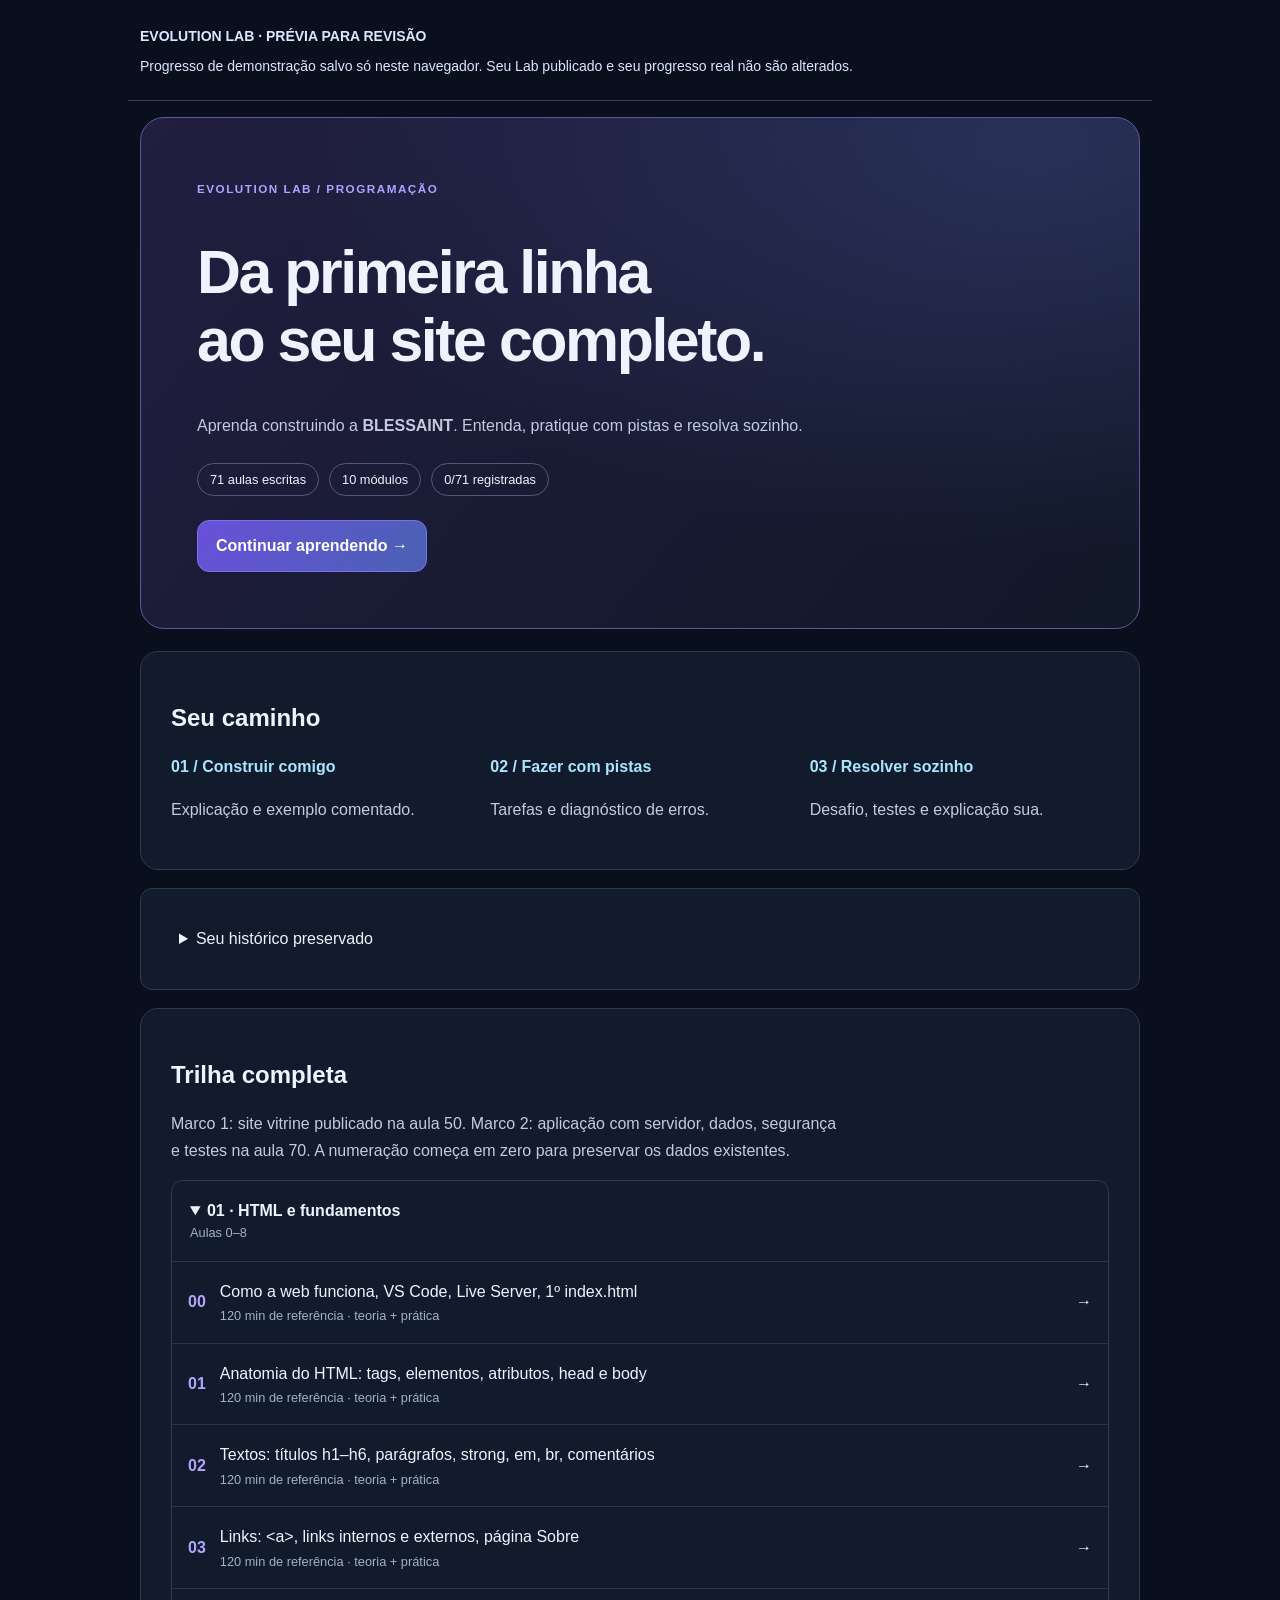
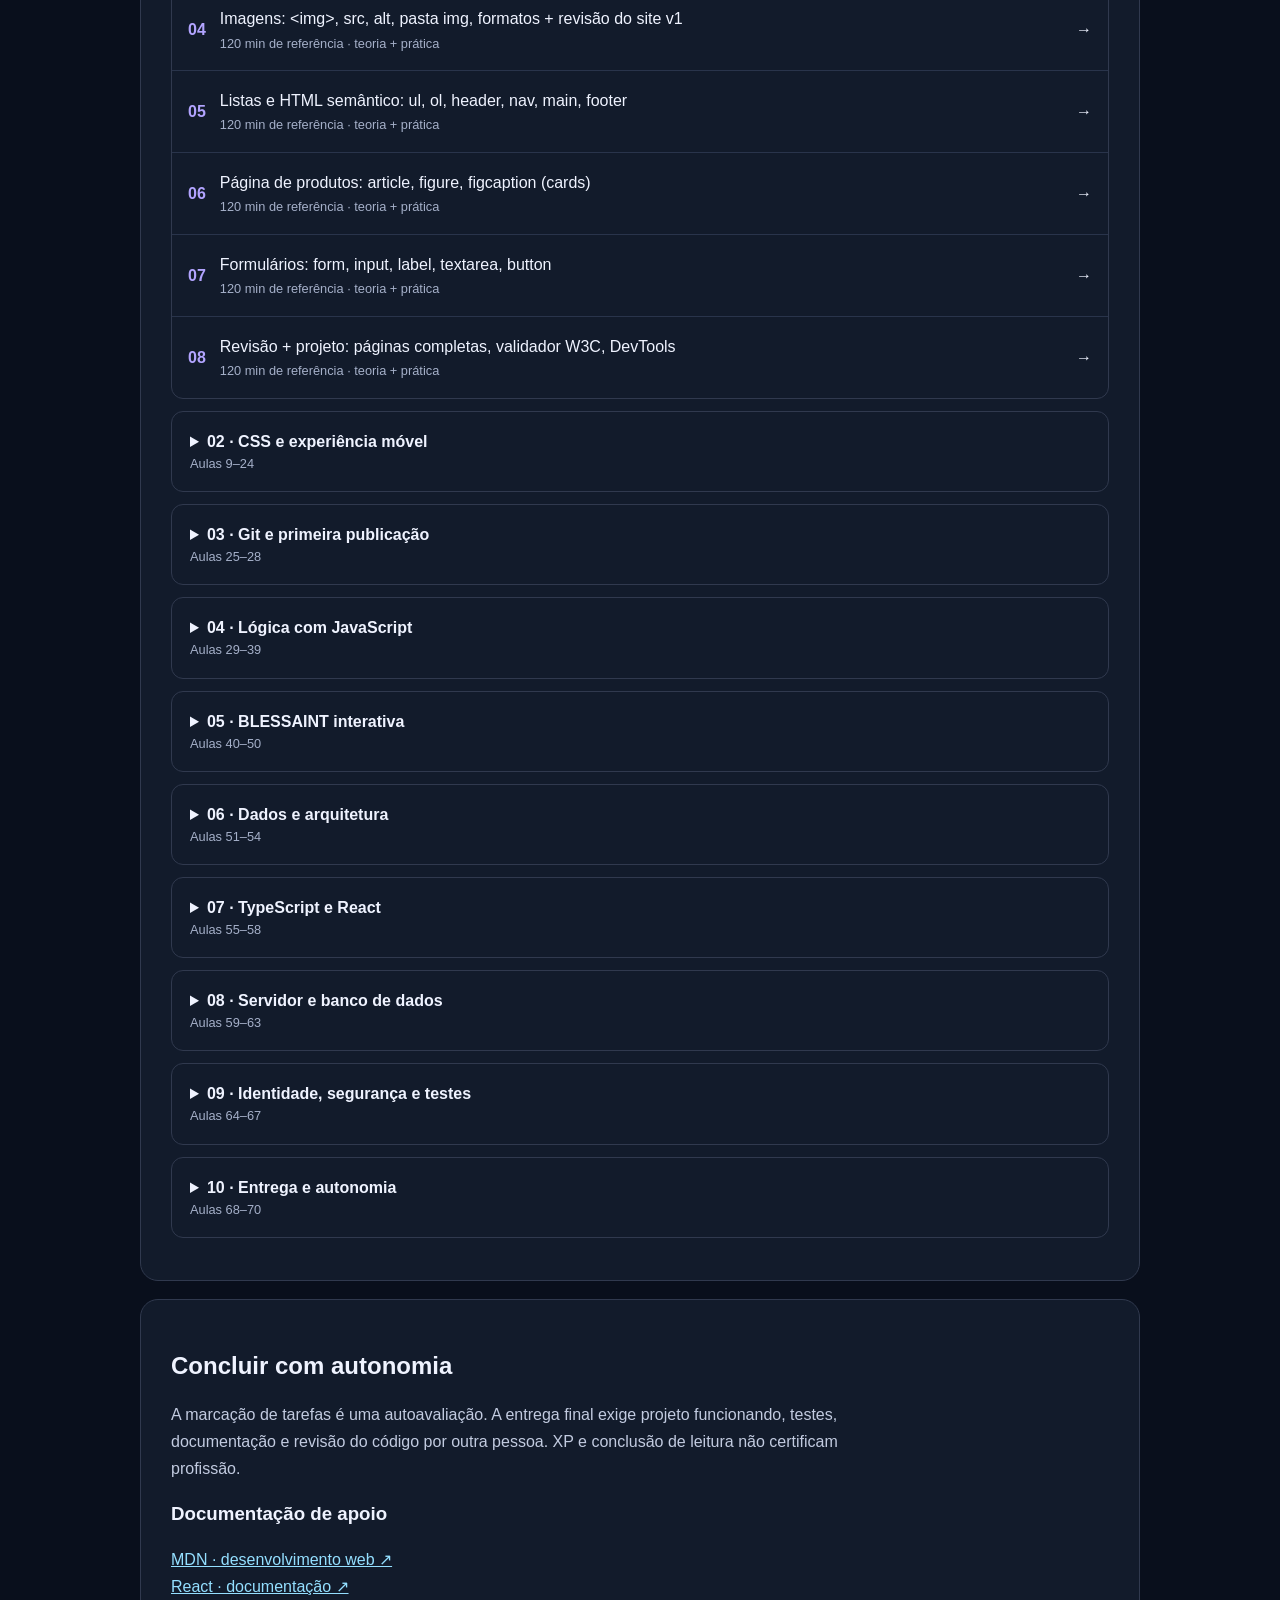
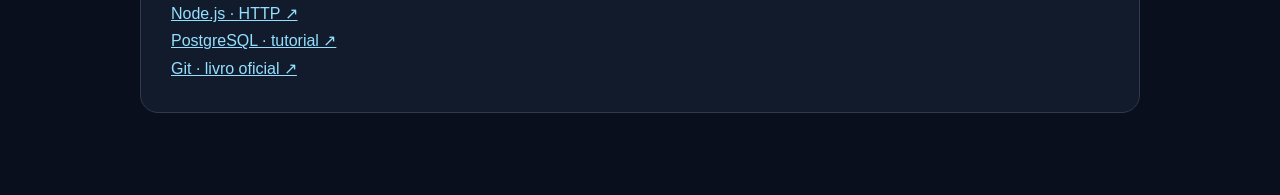
<file: curso-previa.html>
<!doctype html><html lang="pt-BR"><meta charset="UTF-8"><meta name="viewport" content="width=device-width,initial-scale=1"><title>Evolução Tech · Prévia do curso</title><style>body{margin:0;background:#090f1c;padding:16px}#preview{max-width:1040px;margin:auto}.banner{max-width:1000px;margin:0 auto;padding:12px;color:#dde5ff;font:14px Arial;border-bottom:1px solid #33415e}.ec{--ec-line:#30394e;max-width:1000px;margin:0 auto;padding:16px 0 48px;color:#eff3ff;font-family:Inter,Arial,sans-serif;line-height:1.7}.ec *{box-sizing:border-box;min-width:0}.ec a{color:#94dfff}.ec h1{font-size:clamp(1.9rem,5vw,3.8rem);line-height:1.13;letter-spacing:-.04em;margin:.6em 0}.ec h2{font-size:1.5rem;line-height:1.3}.ec h3{line-height:1.4}.ec p{color:#c2cbe0;max-width:75ch}.ec-hero{padding:clamp(22px,5vw,56px);border:1px solid #5d5799;border-radius:24px;background:radial-gradient(ellipse at 90% 5%,#35407599,transparent 60%),linear-gradient(130deg,#211e40,#111827);margin-bottom:22px}.ec-label{font-size:.73rem;letter-spacing:.13em;color:#b0a2ff;font-weight:800}.ec-tags{display:flex;gap:10px;flex-wrap:wrap;margin:24px 0}.ec-tags span,.ec-tag{font-size:.8rem;padding:5px 12px;border:1px solid #575779;border-radius:30px}.ec-btn{display:inline-flex;align-items:center;justify-content:center;text-decoration:none!important;font:inherit;font-weight:700;min-height:46px;padding:11px 18px;border-radius:12px;border:1px solid #8070e6;background:linear-gradient(120deg,#6950d9,#4a62b4);color:white!important;cursor:pointer}.ec-btn.secondary{background:#202a40;border-color:#48536b}.ec-panel{padding:clamp(18px,3vw,30px);border:1px solid var(--ec-line);border-radius:18px;background:#121b2b;margin:18px 0;scroll-margin-top:90px}.ec-path{display:grid;grid-template-columns:repeat(3,1fr);gap:20px}.ec-path b{color:#a7e6ff}.ec details{border:1px solid var(--ec-line);border-radius:12px;margin:12px 0;overflow:hidden}.ec details.ec-panel{padding:20px}.ec summary{padding:18px;cursor:pointer;line-height:1.5}.ec summary small,.ec-row small{display:block;color:#a5b0c9;font-size:.8rem}.ec-row{display:flex;gap:14px;align-items:center;text-decoration:none;border-top:1px solid #29344b;padding:16px;color:#eff3ff!important}.ec-row>div{flex:1}.ec-row:hover{background:#202b44}.ec-row>span:first-child{color:#b2a4ff;font-weight:700}.ec pre{max-width:100%;overflow:auto;background:#090f1c;border:1px solid #33415e;padding:20px;border-radius:12px;font-size:.85rem;line-height:1.7;tab-size:2;white-space:pre}.ec-note{padding:16px 18px;border-left:3px solid #a694ff;background:#22243f;border-radius:0 12px 12px 0;margin:20px 0}.ec-note p{margin-bottom:0}.ec label{display:block;margin:12px 0}.ec input:not([type=checkbox]):not([type=radio]),.ec textarea{display:block;width:100%;background:#0d1423;border:1px solid #596782;border-radius:10px;color:white;font:inherit;padding:12px;margin:8px 0}.ec-check{display:flex!important;gap:12px;align-items:flex-start;padding:12px;border:1px solid #39465f;border-radius:10px;cursor:pointer}.ec-check input{flex:none;width:20px;height:20px;margin-top:4px;accent-color:#a893ff}.ec-check span{overflow-wrap:anywhere}.ec fieldset{border:1px solid #3f4c65;border-radius:12px;margin:20px 0;padding:15px}.ec legend{padding:0 7px;font-weight:700}.ec-jump{display:flex;gap:10px;flex-wrap:wrap;position:sticky;top:0;background:#0b1223eb;backdrop-filter:blur(10px);padding:12px;border-radius:12px;z-index:4}.ec-jump a{padding:8px;font-size:.85rem}.ec-footer{display:flex;justify-content:space-between;gap:12px}.ec-results{overflow-wrap:anywhere}.ec :focus-visible{outline:3px solid #80ddff;outline-offset:4px}.ec-back{display:inline-block;padding:10px 0}@media(max-width:600px){.ec-path{grid-template-columns:1fr;gap:5px}.ec{padding:8px 0 90px}.ec-hero{border-radius:18px}.ec fieldset{padding:10px}.ec-panel{padding:16px}.ec pre{padding:14px;font-size:.78rem}.ec-jump{gap:0;justify-content:space-between}.ec-jump a{padding:7px 4px}.ec-row{padding:14px 10px;gap:10px}}@media(prefers-reduced-motion:reduce){.ec *{scroll-behavior:auto!important;animation:none!important;transition:none!important}}
</style><div class="banner"><b>EVOLUTION LAB · PRÉVIA PARA REVISÃO</b><p id="save-note">Progresso de demonstração salvo só neste navegador. Seu Lab publicado e seu progresso real não são alterados.</p></div><main id="preview"></main><script>/* Conteúdo autoral do curso; os IDs 0–50 preservam o cronograma anterior. */
window.EVO_COURSE_DATA = {"version": 1, "title": "Evolução Tech · Construindo a BLESSAINT", "phases": [{"name": "HTML e fundamentos", "start": 0, "end": 8}, {"name": "CSS e experiência móvel", "start": 9, "end": 24}, {"name": "Git e primeira publicação", "start": 25, "end": 28}, {"name": "Lógica com JavaScript", "start": 29, "end": 39}, {"name": "BLESSAINT interativa", "start": 40, "end": 50}, {"name": "Dados e arquitetura", "start": 51, "end": 54}, {"name": "TypeScript e React", "start": 55, "end": 58}, {"name": "Servidor e banco de dados", "start": 59, "end": 63}, {"name": "Identidade, segurança e testes", "start": 64, "end": 67}, {"name": "Entrega e autonomia", "start": 68, "end": 70}], "lessons": [{"id": 0, "theory": "Um site começa com arquivos que o navegador interpreta. HTML descreve conteúdo, CSS apresenta esse conteúdo e JavaScript executa comportamentos. Um servidor entrega arquivos por HTTP; abrir um arquivo local também permite experimentar HTML. Nesta primeira entrega você vai criar uma pasta separada da loja real e observar o ciclo editar, salvar, atualizar.", "code": "\u003c!doctype html>\n\u003chtml lang=\"pt-BR\">\n\u003chead>\u003cmeta charset=\"UTF-8\">\u003cmeta name=\"viewport\" content=\"width=device-width,initial-scale=1\">\u003ctitle>BLESSAINT\u003c/title>\u003c/head>\n\u003cbody>\u003ch1>BLESSAINT\u003c/h1>\u003cp>A vida é curta para roupas sem graça!\u003c/p>\u003c/body>\n\u003c/html>", "explain": "doctype seleciona o modo padrão. lang informa o idioma. head guarda metadados; body guarda o conteúdo visível. O título da aba vem de title, não de h1.", "tasks": ["Crie blessaint-estudo e abra essa pasta no VS Code.", "Crie index.html e digite o exemplo; salve com Ctrl+S.", "Abra o arquivo no navegador, altere a frase e atualize."], "expected": "A aba e a página mostram BLESSAINT; a frase muda depois de salvar e atualizar.", "bug": "Se aparecer código como texto, confira se o arquivo virou index.html.txt.", "challenge": "Adicione um segundo parágrafo e explique por que ele só aparece depois de salvar.", "question": "Qual parte controla o nome mostrado na aba?", "choices": ["title", "h1", "body", "lang"], "title": "Como a web funciona, VS Code, Live Server, 1º index.html", "minutes": 120, "quiz": [{"question": "Qual parte controla o nome mostrado na aba?", "options": ["title", "h1", "body", "lang"], "answer": 0, "explanation": "Conceito: doctype seleciona o modo padrão. lang informa o idioma. head guarda metadados; body guarda o conteúdo visível. O título da aba vem de title, não de h1."}, {"question": "Qual resultado você deve verificar nesta prática?", "options": ["Apenas que o arquivo foi salvo, sem executar o cenário.", "Somente que a página tem aparência parecida, sem conferir comportamento.", "Nenhum resultado: uma execução sem mensagem basta.", "A aba e a página mostram BLESSAINT; a frase muda depois de salvar e atualizar."], "answer": 3, "explanation": "Conferir o resultado esperado demonstra comportamento, não só edição. A aba e a página mostram BLESSAINT; a frase muda depois de salvar e atualizar."}, {"question": "Qual cuidado evita uma conclusão incorreta nesta aula?", "options": ["Alterar vários arquivos sem testar entre as alterações.", "Ignorar os erros e marcar a prática como concluída.", "Se aparecer código como texto, confira se o arquivo virou index.html.txt.", "Se o primeiro exemplo funcionou, não é necessário investigar outros casos."], "answer": 2, "explanation": "Este diagnóstico ajuda a localizar a causa. Se aparecer código como texto, confira se o arquivo virou index.html.txt."}, {"question": "Qual exercício demonstra que você consegue aplicar o conteúdo?", "options": ["Trocar apenas o título da página e encerrar o módulo.", "Adicione um segundo parágrafo e explique por que ele só aparece depois de salvar.", "Copiar o exemplo sem executar nem explicar.", "Marcar todas as tarefas antes de testar."], "answer": 1, "explanation": "Autonomia exige executar uma variação e explicar o raciocínio. Adicione um segundo parágrafo e explique por que ele só aparece depois de salvar."}]}, {"id": 1, "theory": "Uma tag delimita um elemento. Atributos configuram esse elemento: em um link, href define o destino. A maioria dos atributos com valor usa nome=\"valor\", mas atributos booleanos como required e disabled podem aparecer sem sinal de igual. Elementos vazios, como img e input, não recebem tag de fechamento.", "code": "\u003ca href=\"#colecao\">Explorar coleção\u003c/a>\n\u003csection id=\"colecao\">\u003ch2>Coleção\u003c/h2>\u003c/section>\n\u003cinput required aria-label=\"Nome\">", "explain": "a abre o link e /a o fecha. O fragmento #colecao procura o id correspondente. required significa obrigatório mesmo sem =.", "tasks": ["No body de index.html, acrescente o link e a seção.", "Mude id para produtos e teste o link antigo.", "Corrija o href e inspecione o elemento no navegador."], "expected": "O fragmento do endereço aponta para a seção com o mesmo id.", "bug": "Um destino #colecao não encontra id=\"produtos\". Os nomes precisam coincidir.", "challenge": "Crie outra seção com link próprio e identifique tag, atributo e valor.", "question": "Qual atributo pode ser escrito sem valor explícito?", "choices": ["required", "href", "src", "lang"], "title": "Anatomia do HTML: tags, elementos, atributos, head e body", "minutes": 120, "quiz": [{"question": "Qual atributo pode ser escrito sem valor explícito?", "options": ["href", "src", "lang", "required"], "answer": 3, "explanation": "Conceito: a abre o link e /a o fecha. O fragmento #colecao procura o id correspondente. required significa obrigatório mesmo sem =."}, {"question": "Qual resultado você deve verificar nesta prática?", "options": ["Somente que a página tem aparência parecida, sem conferir comportamento.", "Nenhum resultado: uma execução sem mensagem basta.", "O fragmento do endereço aponta para a seção com o mesmo id.", "Apenas que o arquivo foi salvo, sem executar o cenário."], "answer": 2, "explanation": "Conferir o resultado esperado demonstra comportamento, não só edição. O fragmento do endereço aponta para a seção com o mesmo id."}, {"question": "Qual cuidado evita uma conclusão incorreta nesta aula?", "options": ["Ignorar os erros e marcar a prática como concluída.", "Um destino #colecao não encontra id=\"produtos\". Os nomes precisam coincidir.", "Se o primeiro exemplo funcionou, não é necessário investigar outros casos.", "Alterar vários arquivos sem testar entre as alterações."], "answer": 1, "explanation": "Este diagnóstico ajuda a localizar a causa. Um destino #colecao não encontra id=\"produtos\". Os nomes precisam coincidir."}, {"question": "Qual exercício demonstra que você consegue aplicar o conteúdo?", "options": ["Crie outra seção com link próprio e identifique tag, atributo e valor.", "Copiar o exemplo sem executar nem explicar.", "Marcar todas as tarefas antes de testar.", "Trocar apenas o título da página e encerrar o módulo."], "answer": 0, "explanation": "Autonomia exige executar uma variação e explicar o raciocínio. Crie outra seção com link próprio e identifique tag, atributo e valor."}]}, {"id": 2, "theory": "Títulos organizam o raciocínio da página. Use h1 para o assunto principal e h2 para seções; o número não deve ser escolhido pelo tamanho visual. strong indica importância e em indica ênfase. Parágrafos são blocos de texto; br é uma quebra pontual, não uma ferramenta para montar layout.", "code": "\u003ch1>BLESSAINT\u003c/h1>\n\u003ch2>Nova coleção\u003c/h2>\n\u003cp>Conheça a \u003cstrong>coleção de estudo\u003c/strong>.\u003c/p>\n\u003cp>Uma peça com \u003cem>personalidade\u003c/em>.\u003c/p>", "explain": "Os títulos formam uma hierarquia. A aparência será ajustada com CSS. Um h1 principal é uma convenção útil neste projeto, não uma regra de que HTML rejeita qualquer outro h1.", "tasks": ["Organize o conteúdo da página com um h1 e dois h2.", "Crie um parágrafo para cada seção.", "Marque uma expressão importante com strong."], "expected": "O conteúdo pode ser entendido lendo apenas os títulos.", "bug": "Não pule direto de h1 para h4 só para diminuir a fonte.", "challenge": "Escreva a seção Sobre com hierarquia coerente e sem usar br para espaçamento.", "question": "Para ajustar o tamanho visual do título, você deve usar:", "choices": ["CSS", "Um título de nível aleatório", "Vários br", "Atributo href"], "title": "Textos: títulos h1–h6, parágrafos, strong, em, br, comentários", "minutes": 120, "quiz": [{"question": "Para ajustar o tamanho visual do título, você deve usar:", "options": ["Vários br", "Atributo href", "CSS", "Um título de nível aleatório"], "answer": 2, "explanation": "Conceito: Os títulos formam uma hierarquia. A aparência será ajustada com CSS. Um h1 principal é uma convenção útil neste projeto, não uma regra de que HTML rejeita qualquer outro h1."}, {"question": "Qual resultado você deve verificar nesta prática?", "options": ["Nenhum resultado: uma execução sem mensagem basta.", "O conteúdo pode ser entendido lendo apenas os títulos.", "Apenas que o arquivo foi salvo, sem executar o cenário.", "Somente que a página tem aparência parecida, sem conferir comportamento."], "answer": 1, "explanation": "Conferir o resultado esperado demonstra comportamento, não só edição. O conteúdo pode ser entendido lendo apenas os títulos."}, {"question": "Qual cuidado evita uma conclusão incorreta nesta aula?", "options": ["Não pule direto de h1 para h4 só para diminuir a fonte.", "Se o primeiro exemplo funcionou, não é necessário investigar outros casos.", "Alterar vários arquivos sem testar entre as alterações.", "Ignorar os erros e marcar a prática como concluída."], "answer": 0, "explanation": "Este diagnóstico ajuda a localizar a causa. Não pule direto de h1 para h4 só para diminuir a fonte."}, {"question": "Qual exercício demonstra que você consegue aplicar o conteúdo?", "options": ["Copiar o exemplo sem executar nem explicar.", "Marcar todas as tarefas antes de testar.", "Trocar apenas o título da página e encerrar o módulo.", "Escreva a seção Sobre com hierarquia coerente e sem usar br para espaçamento."], "answer": 3, "explanation": "Autonomia exige executar uma variação e explicar o raciocínio. Escreva a seção Sobre com hierarquia coerente e sem usar br para espaçamento."}]}, {"id": 3, "theory": "Links navegam; botões executam ações. Caminhos relativos dependem da localização do arquivo atual. Um endereço começando por https:// aponta para outra origem; sobre.html aponta para um arquivo na mesma pasta. Uma âncora aponta para um id da página.", "code": "\u003cnav>\u003ca href=\"index.html\">Início\u003c/a> \u003ca href=\"sobre.html\">Sobre\u003c/a>\u003c/nav>\n\u003ca href=\"#colecao\">Explorar coleção\u003c/a>", "explain": "href não é uma função JavaScript. Você pode navegar sem programar um clique. Manter links nativos preserva teclado e abertura em outra aba.", "tasks": ["Crie sobre.html copiando a estrutura básica.", "Coloque a navegação nas duas páginas.", "Abra Sobre e volte para Início usando os links."], "expected": "As duas páginas abrem sem erro e a navegação funciona por Tab e Enter.", "bug": "Se houver 404, compare nome, extensão e maiúsculas do arquivo.", "challenge": "Crie uma página contato.html com link de volta.", "question": "Quando usar a em vez de button?", "choices": ["Para navegar a outro endereço", "Para somar quantidades", "Para limpar formulário por script", "Para alternar um estado local"], "title": "Links: \u003ca>, links internos e externos, página Sobre", "minutes": 120, "quiz": [{"question": "Quando usar a em vez de button?", "options": ["Para alternar um estado local", "Para navegar a outro endereço", "Para somar quantidades", "Para limpar formulário por script"], "answer": 1, "explanation": "Conceito: href não é uma função JavaScript. Você pode navegar sem programar um clique. Manter links nativos preserva teclado e abertura em outra aba."}, {"question": "Qual resultado você deve verificar nesta prática?", "options": ["As duas páginas abrem sem erro e a navegação funciona por Tab e Enter.", "Apenas que o arquivo foi salvo, sem executar o cenário.", "Somente que a página tem aparência parecida, sem conferir comportamento.", "Nenhum resultado: uma execução sem mensagem basta."], "answer": 0, "explanation": "Conferir o resultado esperado demonstra comportamento, não só edição. As duas páginas abrem sem erro e a navegação funciona por Tab e Enter."}, {"question": "Qual cuidado evita uma conclusão incorreta nesta aula?", "options": ["Se o primeiro exemplo funcionou, não é necessário investigar outros casos.", "Alterar vários arquivos sem testar entre as alterações.", "Ignorar os erros e marcar a prática como concluída.", "Se houver 404, compare nome, extensão e maiúsculas do arquivo."], "answer": 3, "explanation": "Este diagnóstico ajuda a localizar a causa. Se houver 404, compare nome, extensão e maiúsculas do arquivo."}, {"question": "Qual exercício demonstra que você consegue aplicar o conteúdo?", "options": ["Marcar todas as tarefas antes de testar.", "Trocar apenas o título da página e encerrar o módulo.", "Crie uma página contato.html com link de volta.", "Copiar o exemplo sem executar nem explicar."], "answer": 2, "explanation": "Autonomia exige executar uma variação e explicar o raciocínio. Crie uma página contato.html com link de volta."}]}, {"id": 4, "theory": "Uma imagem usa src para localizar o arquivo e alt para transmitir sua informação a quem não pode vê-la. Uma imagem decorativa pode ter alt vazio; uma foto de produto precisa de descrição útil. Não escreva características que a imagem não mostra. Dimensões informadas reduzem deslocamentos de layout.", "code": "\u003cimg src=\"img/camiseta-frente.jpg\" alt=\"Camiseta de estudo, vista frontal\" width=\"600\" height=\"750\">", "explain": "Crie a pasta img e use uma foto sua com esse nome ou adapte src ao arquivo real. O exemplo não baixa nem inventa uma foto.", "tasks": ["Copie uma foto autorizada para img.", "Ajuste src, alt e dimensões ao arquivo escolhido.", "Renomeie temporariamente src para observar o erro; restaure."], "expected": "A foto aparece e a descrição continua informativa quando a imagem falha.", "bug": "Caminhos usam / na página, mesmo no Windows; não use o caminho C:\\ da sua máquina.", "challenge": "Inclua uma segunda imagem de costas com texto alternativo próprio.", "question": "O que alt deve descrever em uma foto de produto?", "choices": ["A informação relevante da imagem", "O nome do fotógrafo obrigatoriamente", "Palavras-chave repetidas", "O caminho do arquivo"], "title": "Imagens: \u003cimg>, src, alt, pasta img, formatos + revisão do site v1", "minutes": 120, "quiz": [{"question": "O que alt deve descrever em uma foto de produto?", "options": ["A informação relevante da imagem", "O nome do fotógrafo obrigatoriamente", "Palavras-chave repetidas", "O caminho do arquivo"], "answer": 0, "explanation": "Conceito: Crie a pasta img e use uma foto sua com esse nome ou adapte src ao arquivo real. O exemplo não baixa nem inventa uma foto."}, {"question": "Qual resultado você deve verificar nesta prática?", "options": ["Apenas que o arquivo foi salvo, sem executar o cenário.", "Somente que a página tem aparência parecida, sem conferir comportamento.", "Nenhum resultado: uma execução sem mensagem basta.", "A foto aparece e a descrição continua informativa quando a imagem falha."], "answer": 3, "explanation": "Conferir o resultado esperado demonstra comportamento, não só edição. A foto aparece e a descrição continua informativa quando a imagem falha."}, {"question": "Qual cuidado evita uma conclusão incorreta nesta aula?", "options": ["Alterar vários arquivos sem testar entre as alterações.", "Ignorar os erros e marcar a prática como concluída.", "Caminhos usam / na página, mesmo no Windows; não use o caminho C:\\ da sua máquina.", "Se o primeiro exemplo funcionou, não é necessário investigar outros casos."], "answer": 2, "explanation": "Este diagnóstico ajuda a localizar a causa. Caminhos usam / na página, mesmo no Windows; não use o caminho C:\\ da sua máquina."}, {"question": "Qual exercício demonstra que você consegue aplicar o conteúdo?", "options": ["Trocar apenas o título da página e encerrar o módulo.", "Inclua uma segunda imagem de costas com texto alternativo próprio.", "Copiar o exemplo sem executar nem explicar.", "Marcar todas as tarefas antes de testar."], "answer": 1, "explanation": "Autonomia exige executar uma variação e explicar o raciocínio. Inclua uma segunda imagem de costas com texto alternativo próprio."}]}, {"id": 5, "theory": "HTML semântico dá significado às regiões. header apresenta, nav reúne navegação, main identifica o conteúdo principal e footer reúne informações finais. ul indica lista sem sequência obrigatória; ol indica passos ordenados. A estrutura ajuda navegação assistiva e manutenção.", "code": "\u003cheader>\u003ch1>BLESSAINT\u003c/h1>\u003c/header>\n\u003cnav aria-label=\"Principal\">\u003ca href=\"#colecao\">Coleção\u003c/a>\u003c/nav>\n\u003cmain>\u003csection id=\"colecao\">\u003ch2>Coleção\u003c/h2>\u003cul>\u003cli>Nuvem\u003c/li>\u003cli>Freedom\u003c/li>\u003c/ul>\u003c/section>\u003c/main>\n\u003cfooter>\u003cp>Projeto de estudo\u003c/p>\u003c/footer>", "explain": "Os elementos não criam automaticamente um design. A lista representa itens relacionados, e main delimita a região principal.", "tasks": ["Reorganize index.html com as quatro regiões.", "Transforme nomes de produtos em uma ul.", "Crie uma ol com os passos para escolher uma peça."], "expected": "Há uma região principal e listas com itens li.", "bug": "Não coloque li solto fora de ul ou ol.", "challenge": "Explique quando trocaria uma ul por ol usando um exemplo da loja.", "question": "Que lista representa uma sequência de etapas?", "choices": ["ol", "ul", "nav", "strong"], "title": "Listas e HTML semântico: ul, ol, header, nav, main, footer", "minutes": 120, "quiz": [{"question": "Que lista representa uma sequência de etapas?", "options": ["ul", "nav", "strong", "ol"], "answer": 3, "explanation": "Conceito: Os elementos não criam automaticamente um design. A lista representa itens relacionados, e main delimita a região principal."}, {"question": "Qual resultado você deve verificar nesta prática?", "options": ["Somente que a página tem aparência parecida, sem conferir comportamento.", "Nenhum resultado: uma execução sem mensagem basta.", "Há uma região principal e listas com itens li.", "Apenas que o arquivo foi salvo, sem executar o cenário."], "answer": 2, "explanation": "Conferir o resultado esperado demonstra comportamento, não só edição. Há uma região principal e listas com itens li."}, {"question": "Qual cuidado evita uma conclusão incorreta nesta aula?", "options": ["Ignorar os erros e marcar a prática como concluída.", "Não coloque li solto fora de ul ou ol.", "Se o primeiro exemplo funcionou, não é necessário investigar outros casos.", "Alterar vários arquivos sem testar entre as alterações."], "answer": 1, "explanation": "Este diagnóstico ajuda a localizar a causa. Não coloque li solto fora de ul ou ol."}, {"question": "Qual exercício demonstra que você consegue aplicar o conteúdo?", "options": ["Explique quando trocaria uma ul por ol usando um exemplo da loja.", "Copiar o exemplo sem executar nem explicar.", "Marcar todas as tarefas antes de testar.", "Trocar apenas o título da página e encerrar o módulo."], "answer": 0, "explanation": "Autonomia exige executar uma variação e explicar o raciocínio. Explique quando trocaria uma ul por ol usando um exemplo da loja."}]}, {"id": 6, "theory": "Um card deve agrupar dados de uma peça. article representa conteúdo que faz sentido como unidade; figure reúne uma mídia com legenda opcional. Nomes, descrições e preço demonstrativo precisam pertencer ao mesmo produto. Repita a estrutura, mas não duplique ids.", "code": "\u003carticle class=\"produto\">\n \u003cfigure>\u003cimg src=\"img/camiseta-frente.jpg\" alt=\"Camiseta de estudo de frente\" width=\"600\" height=\"750\">\u003cfigcaption>Vista frontal\u003c/figcaption>\u003c/figure>\n \u003ch3>Camiseta de estudo\u003c/h3>\u003cp>Valor demonstrativo: R$ 100,00\u003c/p>\n \u003cbutton type=\"button\">Ver detalhes\u003c/button>\n\u003c/article>", "explain": "O botão ainda não tem comportamento. A classe pode ser repetida; um id deve identificar um único elemento da página.", "tasks": ["Coloque o card dentro da coleção.", "Duplique a estrutura para quatro peças, ajustando textos e imagens.", "Confira se cada foto combina com o nome e a descrição."], "expected": "Quatro unidades de produto organizadas dentro da coleção.", "bug": "Copiar um card sem revisar foto, alt e nome cria informação inconsistente.", "challenge": "Acrescente um quinto produto com a mesma estrutura, sem copiar ids.", "question": "Qual identificador pode se repetir nos cards?", "choices": ["class", "id", "O mesmo id em toda foto", "O id da coleção em todos os artigos"], "title": "Página de produtos: article, figure, figcaption (cards)", "minutes": 120, "quiz": [{"question": "Qual identificador pode se repetir nos cards?", "options": ["O mesmo id em toda foto", "O id da coleção em todos os artigos", "class", "id"], "answer": 2, "explanation": "Conceito: O botão ainda não tem comportamento. A classe pode ser repetida; um id deve identificar um único elemento da página."}, {"question": "Qual resultado você deve verificar nesta prática?", "options": ["Nenhum resultado: uma execução sem mensagem basta.", "Quatro unidades de produto organizadas dentro da coleção.", "Apenas que o arquivo foi salvo, sem executar o cenário.", "Somente que a página tem aparência parecida, sem conferir comportamento."], "answer": 1, "explanation": "Conferir o resultado esperado demonstra comportamento, não só edição. Quatro unidades de produto organizadas dentro da coleção."}, {"question": "Qual cuidado evita uma conclusão incorreta nesta aula?", "options": ["Copiar um card sem revisar foto, alt e nome cria informação inconsistente.", "Se o primeiro exemplo funcionou, não é necessário investigar outros casos.", "Alterar vários arquivos sem testar entre as alterações.", "Ignorar os erros e marcar a prática como concluída."], "answer": 0, "explanation": "Este diagnóstico ajuda a localizar a causa. Copiar um card sem revisar foto, alt e nome cria informação inconsistente."}, {"question": "Qual exercício demonstra que você consegue aplicar o conteúdo?", "options": ["Copiar o exemplo sem executar nem explicar.", "Marcar todas as tarefas antes de testar.", "Trocar apenas o título da página e encerrar o módulo.", "Acrescente um quinto produto com a mesma estrutura, sem copiar ids."], "answer": 3, "explanation": "Autonomia exige executar uma variação e explicar o raciocínio. Acrescente um quinto produto com a mesma estrutura, sem copiar ids."}]}, {"id": 7, "theory": "Formulários coletam dados. label associa uma explicação a um campo por for e id. name identifica o valor enviado; id associa rótulos e seletores. Validação HTML ajuda a pessoa, mas não substitui validação no servidor. Esta aula apenas monta a interface: não envia mensagens reais.", "code": "\u003cform id=\"contato\">\n \u003clabel for=\"email\">E-mail\u003c/label>\u003cinput id=\"email\" name=\"email\" type=\"email\" required>\n \u003clabel for=\"mensagem\">Mensagem\u003c/label>\u003ctextarea id=\"mensagem\" name=\"mensagem\" required>\u003c/textarea>\n \u003cbutton type=\"submit\">Conferir dados\u003c/button>\n\u003c/form>", "explain": "required impede submissão vazia na interação normal. type=email verifica formato básico; não confirma se o endereço existe.", "tasks": ["Inclua o formulário em contato.html.", "Clique no rótulo e observe o foco no campo.", "Tente enviar vazio e com um e-mail sem @."], "expected": "O navegador mostra a validação e o rótulo leva o foco ao campo.", "bug": "Placeholder não substitui label: ele desaparece durante a digitação.", "challenge": "Adicione um seletor de assunto com label e explique a função de name.", "question": "Qual atributo liga label a um input?", "choices": ["for apontando para o id", "name apontando para class", "placeholder", "src"], "title": "Formulários: form, input, label, textarea, button", "minutes": 120, "quiz": [{"question": "Qual atributo liga label a um input?", "options": ["src", "for apontando para o id", "name apontando para class", "placeholder"], "answer": 1, "explanation": "Conceito: required impede submissão vazia na interação normal. type=email verifica formato básico; não confirma se o endereço existe."}, {"question": "Qual resultado você deve verificar nesta prática?", "options": ["O navegador mostra a validação e o rótulo leva o foco ao campo.", "Apenas que o arquivo foi salvo, sem executar o cenário.", "Somente que a página tem aparência parecida, sem conferir comportamento.", "Nenhum resultado: uma execução sem mensagem basta."], "answer": 0, "explanation": "Conferir o resultado esperado demonstra comportamento, não só edição. O navegador mostra a validação e o rótulo leva o foco ao campo."}, {"question": "Qual cuidado evita uma conclusão incorreta nesta aula?", "options": ["Se o primeiro exemplo funcionou, não é necessário investigar outros casos.", "Alterar vários arquivos sem testar entre as alterações.", "Ignorar os erros e marcar a prática como concluída.", "Placeholder não substitui label: ele desaparece durante a digitação."], "answer": 3, "explanation": "Este diagnóstico ajuda a localizar a causa. Placeholder não substitui label: ele desaparece durante a digitação."}, {"question": "Qual exercício demonstra que você consegue aplicar o conteúdo?", "options": ["Marcar todas as tarefas antes de testar.", "Trocar apenas o título da página e encerrar o módulo.", "Adicione um seletor de assunto com label e explique a função de name.", "Copiar o exemplo sem executar nem explicar."], "answer": 2, "explanation": "Autonomia exige executar uma variação e explicar o raciocínio. Adicione um seletor de assunto com label e explique a função de name."}]}, {"id": 8, "theory": "Revisar é testar comportamentos observáveis. O inspetor mostra o DOM interpretado, que pode diferir do código malformado. O console exibe erros de scripts; Network ajuda a encontrar arquivos que não carregam. Faça a revisão antes de decorar o site.", "code": "Checklist HTML:\n[ ] títulos em ordem\n[ ] links sem 404\n[ ] imagens e alt coerentes\n[ ] formulário com labels\n[ ] navegação por teclado", "explain": "Esta aula é um marco. O checklist é um roteiro de teste, não código para colar no HTML. Registre problemas e a correção aplicada.", "tasks": ["Abra todas as páginas e percorra todos os links.", "Navegue só com Tab, Shift+Tab e Enter.", "Use o inspetor para identificar um card e confira caminhos das imagens."], "expected": "O conteúdo inteiro funciona sem CSS e sem mouse.", "bug": "Aparência boa não prova que links ou campos funcionam; teste cada ação.", "challenge": "Reconstrua um card sem consultar a aula 6 e explique suas tags.", "question": "Qual evidência comprova que um link está correto?", "choices": ["Abrir o destino esperado", "Estar azul", "Ter texto sublinhado", "Usar fonte grande"], "title": "Revisão + projeto: páginas completas, validador W3C, DevTools", "minutes": 120, "quiz": [{"question": "Qual evidência comprova que um link está correto?", "options": ["Abrir o destino esperado", "Estar azul", "Ter texto sublinhado", "Usar fonte grande"], "answer": 0, "explanation": "Conceito: Esta aula é um marco. O checklist é um roteiro de teste, não código para colar no HTML. Registre problemas e a correção aplicada."}, {"question": "Qual resultado você deve verificar nesta prática?", "options": ["Apenas que o arquivo foi salvo, sem executar o cenário.", "Somente que a página tem aparência parecida, sem conferir comportamento.", "Nenhum resultado: uma execução sem mensagem basta.", "O conteúdo inteiro funciona sem CSS e sem mouse."], "answer": 3, "explanation": "Conferir o resultado esperado demonstra comportamento, não só edição. O conteúdo inteiro funciona sem CSS e sem mouse."}, {"question": "Qual cuidado evita uma conclusão incorreta nesta aula?", "options": ["Alterar vários arquivos sem testar entre as alterações.", "Ignorar os erros e marcar a prática como concluída.", "Aparência boa não prova que links ou campos funcionam; teste cada ação.", "Se o primeiro exemplo funcionou, não é necessário investigar outros casos."], "answer": 2, "explanation": "Este diagnóstico ajuda a localizar a causa. Aparência boa não prova que links ou campos funcionam; teste cada ação."}, {"question": "Qual exercício demonstra que você consegue aplicar o conteúdo?", "options": ["Trocar apenas o título da página e encerrar o módulo.", "Reconstrua um card sem consultar a aula 6 e explique suas tags.", "Copiar o exemplo sem executar nem explicar.", "Marcar todas as tarefas antes de testar."], "answer": 1, "explanation": "Autonomia exige executar uma variação e explicar o raciocínio. Reconstrua um card sem consultar a aula 6 e explique suas tags."}]}, {"id": 9, "theory": "CSS associa seletores a declarações. Uma regra só funciona se o arquivo estiver carregado e o seletor encontrar o elemento. Comece pelo caminho do link, depois pela regra e pela cascata. Não aumente especificidade antes de saber por que a regra não aparece.", "code": "\u003c!-- no head de cada página -->\n\u003clink rel=\"stylesheet\" href=\"style.css\">\n\n/* em style.css */\nbody { background: #101010; color: #fafafa; }\n.produto { border: 1px solid #555; }", "explain": "O ponto seleciona uma classe. O CSS não deve ficar dentro de script.js. O comentário HTML pertence a index.html e as regras pertencem a style.css.", "tasks": ["Crie style.css ao lado de index.html.", "Inclua link no head e aplique as regras.", "Inspecione body e veja a regra carregada."], "expected": "O fundo muda e os cards recebem borda.", "bug": "Se nada mudar, confira se style.css aparece na aba Network e se há erro 404.", "challenge": "Mude a cor de um título por classe sem usar style inline ou !important.", "question": "O seletor .produto seleciona:", "choices": ["Elementos com class produto", "A tag produto", "Um arquivo produto", "Somente id produto"], "title": "O que é CSS, style.css separado, seletores (tag, classe, id)", "minutes": 120, "quiz": [{"question": "O seletor .produto seleciona:", "options": ["A tag produto", "Um arquivo produto", "Somente id produto", "Elementos com class produto"], "answer": 3, "explanation": "Conceito: O ponto seleciona uma classe. O CSS não deve ficar dentro de script.js. O comentário HTML pertence a index.html e as regras pertencem a style.css."}, {"question": "Qual resultado você deve verificar nesta prática?", "options": ["Somente que a página tem aparência parecida, sem conferir comportamento.", "Nenhum resultado: uma execução sem mensagem basta.", "O fundo muda e os cards recebem borda.", "Apenas que o arquivo foi salvo, sem executar o cenário."], "answer": 2, "explanation": "Conferir o resultado esperado demonstra comportamento, não só edição. O fundo muda e os cards recebem borda."}, {"question": "Qual cuidado evita uma conclusão incorreta nesta aula?", "options": ["Ignorar os erros e marcar a prática como concluída.", "Se nada mudar, confira se style.css aparece na aba Network e se há erro 404.", "Se o primeiro exemplo funcionou, não é necessário investigar outros casos.", "Alterar vários arquivos sem testar entre as alterações."], "answer": 1, "explanation": "Este diagnóstico ajuda a localizar a causa. Se nada mudar, confira se style.css aparece na aba Network e se há erro 404."}, {"question": "Qual exercício demonstra que você consegue aplicar o conteúdo?", "options": ["Mude a cor de um título por classe sem usar style inline ou !important.", "Copiar o exemplo sem executar nem explicar.", "Marcar todas as tarefas antes de testar.", "Trocar apenas o título da página e encerrar o módulo."], "answer": 0, "explanation": "Autonomia exige executar uma variação e explicar o raciocínio. Mude a cor de um título por classe sem usar style inline ou !important."}]}, {"id": 10, "theory": "Cores em hexadecimal combinam vermelho, verde e azul. Variáveis CSS centralizam decisões visuais e reduzem divergências. Uma variável declarada em :root pode ser reutilizada nas regiões do documento. Escolha cores com contraste suficiente para texto e controles.", "code": ":root { --fundo: #101010; --texto: #fafafa; --linha: #555; }\nbody { background: var(--fundo); color: var(--texto); }\n.produto { border-color: var(--linha); }", "explain": "var lê a variável; não cria uma cor nova. Trocar --fundo altera todos os locais que a utilizam.", "tasks": ["Declare as três variáveis no topo do CSS.", "Substitua cores repetidas por var.", "Mude --linha e confira todos os cards."], "expected": "Uma alteração central atualiza os componentes que usam a variável.", "bug": "Um nome digitado diferente, como --text em vez de --texto, não encontra a variável.", "challenge": "Crie --destaque e aplique ao foco dos links.", "question": "Qual expressão lê uma variável CSS?", "choices": ["var(--texto)", "let(--texto)", "css.texto", "$texto"], "title": "Cores (hex, rgb), paleta da BLESSAINT, variáveis CSS", "minutes": 120, "quiz": [{"question": "Qual expressão lê uma variável CSS?", "options": ["css.texto", "$texto", "var(--texto)", "let(--texto)"], "answer": 2, "explanation": "Conceito: var lê a variável; não cria uma cor nova. Trocar --fundo altera todos os locais que a utilizam."}, {"question": "Qual resultado você deve verificar nesta prática?", "options": ["Nenhum resultado: uma execução sem mensagem basta.", "Uma alteração central atualiza os componentes que usam a variável.", "Apenas que o arquivo foi salvo, sem executar o cenário.", "Somente que a página tem aparência parecida, sem conferir comportamento."], "answer": 1, "explanation": "Conferir o resultado esperado demonstra comportamento, não só edição. Uma alteração central atualiza os componentes que usam a variável."}, {"question": "Qual cuidado evita uma conclusão incorreta nesta aula?", "options": ["Um nome digitado diferente, como --text em vez de --texto, não encontra a variável.", "Se o primeiro exemplo funcionou, não é necessário investigar outros casos.", "Alterar vários arquivos sem testar entre as alterações.", "Ignorar os erros e marcar a prática como concluída."], "answer": 0, "explanation": "Este diagnóstico ajuda a localizar a causa. Um nome digitado diferente, como --text em vez de --texto, não encontra a variável."}, {"question": "Qual exercício demonstra que você consegue aplicar o conteúdo?", "options": ["Copiar o exemplo sem executar nem explicar.", "Marcar todas as tarefas antes de testar.", "Trocar apenas o título da página e encerrar o módulo.", "Crie --destaque e aplique ao foco dos links."], "answer": 3, "explanation": "Autonomia exige executar uma variação e explicar o raciocínio. Crie --destaque e aplique ao foco dos links."}]}, {"id": 11, "theory": "Tipografia precisa continuar legível quando a tela muda. rem se relaciona ao tamanho da fonte raiz; em depende do contexto. line-height sem unidade acompanha a fonte. Fontes externas podem falhar, então uma pilha de alternativas é necessária. Comece com fontes do sistema; uma fonte de marca pode ser adicionada depois.", "code": "body { font-family: Arial, sans-serif; font-size: 1rem; line-height: 1.6; }\nh1 { font-size: clamp(2rem, 7vw, 4rem); line-height: 1.1; }\np { max-width: 65ch; }", "explain": "clamp define mínimo, valor fluido e máximo. ch limita aproximadamente a extensão das linhas, melhorando leitura de parágrafos.", "tasks": ["Aplique a pilha de fontes e a altura de linha.", "Redimensione a janela e observe h1.", "Aumente o zoom a 200% e confira o texto."], "expected": "Os títulos se adaptam e o conteúdo continua legível com zoom.", "bug": "Texto cortado costuma vir de altura fixa ou overflow oculto em elementos de texto.", "challenge": "Ajuste a descrição dos produtos sem reduzir o texto abaixo de um tamanho confortável.", "question": "Em clamp(2rem,7vw,4rem), qual é o máximo?", "choices": ["4rem", "2rem", "7vw", "Não há máximo"], "title": "Tipografia: Google Fonts (Montserrat), tamanhos, unidades", "minutes": 120, "quiz": [{"question": "Em clamp(2rem,7vw,4rem), qual é o máximo?", "options": ["Não há máximo", "4rem", "2rem", "7vw"], "answer": 1, "explanation": "Conceito: clamp define mínimo, valor fluido e máximo. ch limita aproximadamente a extensão das linhas, melhorando leitura de parágrafos."}, {"question": "Qual resultado você deve verificar nesta prática?", "options": ["Os títulos se adaptam e o conteúdo continua legível com zoom.", "Apenas que o arquivo foi salvo, sem executar o cenário.", "Somente que a página tem aparência parecida, sem conferir comportamento.", "Nenhum resultado: uma execução sem mensagem basta."], "answer": 0, "explanation": "Conferir o resultado esperado demonstra comportamento, não só edição. Os títulos se adaptam e o conteúdo continua legível com zoom."}, {"question": "Qual cuidado evita uma conclusão incorreta nesta aula?", "options": ["Se o primeiro exemplo funcionou, não é necessário investigar outros casos.", "Alterar vários arquivos sem testar entre as alterações.", "Ignorar os erros e marcar a prática como concluída.", "Texto cortado costuma vir de altura fixa ou overflow oculto em elementos de texto."], "answer": 3, "explanation": "Este diagnóstico ajuda a localizar a causa. Texto cortado costuma vir de altura fixa ou overflow oculto em elementos de texto."}, {"question": "Qual exercício demonstra que você consegue aplicar o conteúdo?", "options": ["Marcar todas as tarefas antes de testar.", "Trocar apenas o título da página e encerrar o módulo.", "Ajuste a descrição dos produtos sem reduzir o texto abaixo de um tamanho confortável.", "Copiar o exemplo sem executar nem explicar."], "answer": 2, "explanation": "Autonomia exige executar uma variação e explicar o raciocínio. Ajuste a descrição dos produtos sem reduzir o texto abaixo de um tamanho confortável."}]}, {"id": 12, "theory": "O box model soma conteúdo, padding, borda e margem. Padding fica dentro da borda; margem fica fora. Com border-box, width inclui conteúdo, padding e borda, tornando os tamanhos mais previsíveis. Evite larguras rígidas maiores que a tela.", "code": "* { box-sizing: border-box; }\nbody { margin: 0; }\nmain { width: min(100% - 2rem, 70rem); margin-inline: auto; }\n.produto { padding: 1rem; border: 1px solid var(--linha); }", "explain": "A largura de main deixa espaço nas laterais e para de crescer em 70rem. margin-inline:auto centraliza o bloco.", "tasks": ["Ative border-box para todos os elementos.", "Aplique largura máxima ao main.", "No inspetor, altere padding e observe o diagrama da caixa."], "expected": "O conteúdo centraliza sem criar rolagem horizontal em uma tela estreita.", "bug": "Somar width:100% a padding sem border-box pode ultrapassar o contêiner.", "challenge": "Explique a diferença entre afastar dois cards e afastar o texto da borda de um card.", "question": "O espaço entre conteúdo e borda é:", "choices": ["padding", "margin", "gap do pai sempre", "outline"], "title": "Box model: margin, border, padding, width, box-sizing", "minutes": 120, "quiz": [{"question": "O espaço entre conteúdo e borda é:", "options": ["padding", "margin", "gap do pai sempre", "outline"], "answer": 0, "explanation": "Conceito: A largura de main deixa espaço nas laterais e para de crescer em 70rem. margin-inline:auto centraliza o bloco."}, {"question": "Qual resultado você deve verificar nesta prática?", "options": ["Apenas que o arquivo foi salvo, sem executar o cenário.", "Somente que a página tem aparência parecida, sem conferir comportamento.", "Nenhum resultado: uma execução sem mensagem basta.", "O conteúdo centraliza sem criar rolagem horizontal em uma tela estreita."], "answer": 3, "explanation": "Conferir o resultado esperado demonstra comportamento, não só edição. O conteúdo centraliza sem criar rolagem horizontal em uma tela estreita."}, {"question": "Qual cuidado evita uma conclusão incorreta nesta aula?", "options": ["Alterar vários arquivos sem testar entre as alterações.", "Ignorar os erros e marcar a prática como concluída.", "Somar width:100% a padding sem border-box pode ultrapassar o contêiner.", "Se o primeiro exemplo funcionou, não é necessário investigar outros casos."], "answer": 2, "explanation": "Este diagnóstico ajuda a localizar a causa. Somar width:100% a padding sem border-box pode ultrapassar o contêiner."}, {"question": "Qual exercício demonstra que você consegue aplicar o conteúdo?", "options": ["Trocar apenas o título da página e encerrar o módulo.", "Explique a diferença entre afastar dois cards e afastar o texto da borda de um card.", "Copiar o exemplo sem executar nem explicar.", "Marcar todas as tarefas antes de testar."], "answer": 1, "explanation": "Autonomia exige executar uma variação e explicar o raciocínio. Explique a diferença entre afastar dois cards e afastar o texto da borda de um card."}]}, {"id": 13, "theory": "Imagens têm proporção própria. object-fit:cover preenche um quadro cortando excedentes; contain preserva a imagem inteira e pode deixar espaço vazio. Fotos de produtos devem manter a informação importante. Background serve bem a decoração, mas não substitui alt de uma imagem informativa.", "code": ".produto img { width: 100%; aspect-ratio: 4 / 5; object-fit: cover; display: block; }\n.produto figure { margin: 0; }\n.hero { background: linear-gradient(135deg, #101010, #303030); padding: 4rem 1rem; }", "explain": "aspect-ratio define o quadro. cover pode cortar parte da foto; examine a estampa antes de escolher esse comportamento.", "tasks": ["Aplique o quadro 4/5 às fotos.", "Compare cover e contain usando a mesma foto.", "Crie uma seção hero com o gradiente."], "expected": "Os cards têm quadros consistentes e a estampa continua visível.", "bug": "Uma camiseta cortada não é corrigida esticando a imagem; reveja enquadramento ou use contain.", "challenge": "Escolha um enquadramento por produto e justifique a escolha.", "question": "Qual valor mostra a imagem inteira dentro do quadro?", "choices": ["contain", "cover sempre", "stretch", "hidden"], "title": "Backgrounds: imagens de fundo, banner, object-fit", "minutes": 120, "quiz": [{"question": "Qual valor mostra a imagem inteira dentro do quadro?", "options": ["cover sempre", "stretch", "hidden", "contain"], "answer": 3, "explanation": "Conceito: aspect-ratio define o quadro. cover pode cortar parte da foto; examine a estampa antes de escolher esse comportamento."}, {"question": "Qual resultado você deve verificar nesta prática?", "options": ["Somente que a página tem aparência parecida, sem conferir comportamento.", "Nenhum resultado: uma execução sem mensagem basta.", "Os cards têm quadros consistentes e a estampa continua visível.", "Apenas que o arquivo foi salvo, sem executar o cenário."], "answer": 2, "explanation": "Conferir o resultado esperado demonstra comportamento, não só edição. Os cards têm quadros consistentes e a estampa continua visível."}, {"question": "Qual cuidado evita uma conclusão incorreta nesta aula?", "options": ["Ignorar os erros e marcar a prática como concluída.", "Uma camiseta cortada não é corrigida esticando a imagem; reveja enquadramento ou use contain.", "Se o primeiro exemplo funcionou, não é necessário investigar outros casos.", "Alterar vários arquivos sem testar entre as alterações."], "answer": 1, "explanation": "Este diagnóstico ajuda a localizar a causa. Uma camiseta cortada não é corrigida esticando a imagem; reveja enquadramento ou use contain."}, {"question": "Qual exercício demonstra que você consegue aplicar o conteúdo?", "options": ["Escolha um enquadramento por produto e justifique a escolha.", "Copiar o exemplo sem executar nem explicar.", "Marcar todas as tarefas antes de testar.", "Trocar apenas o título da página e encerrar o módulo."], "answer": 0, "explanation": "Autonomia exige executar uma variação e explicar o raciocínio. Escolha um enquadramento por produto e justifique a escolha."}]}, {"id": 14, "theory": "A cascata combina origem, importância, especificidade e ordem. Entre regras equivalentes, a posterior vence. :hover representa ponteiro sobre o elemento; :focus-visible evidencia foco de teclado. Uma interação não pode depender apenas de hover em telas de toque.", "code": ".botao { background: #fafafa; color: #101010; padding: .8rem 1rem; }\n.botao:hover { background: #ddd; }\n.botao:focus-visible { outline: 3px solid #8ab4ff; outline-offset: 3px; }", "explain": "Os estados mudam apresentação sem remover a função nativa do link ou botão. O contorno ajuda a encontrar o foco.", "tasks": ["Dê class botao ao link Explorar Coleção.", "Teste mouse e Tab.", "Crie duas regras equivalentes de cor e observe a última vencer."], "expected": "O foco é visível e o link permanece utilizável sem mouse.", "bug": "Remover outline sem alternativa deixa usuários de teclado sem referência.", "challenge": "Resolva uma regra sobrescrita usando o inspetor, sem adicionar !important.", "question": "Qual estado ajuda a sinalizar navegação pelo teclado?", "choices": [":focus-visible", ":hover exclusivamente", ":visited em qualquer botão", ":empty"], "title": ":hover, :focus, combinadores, cascata e especificidade", "minutes": 120, "quiz": [{"question": "Qual estado ajuda a sinalizar navegação pelo teclado?", "options": [":visited em qualquer botão", ":empty", ":focus-visible", ":hover exclusivamente"], "answer": 2, "explanation": "Conceito: Os estados mudam apresentação sem remover a função nativa do link ou botão. O contorno ajuda a encontrar o foco."}, {"question": "Qual resultado você deve verificar nesta prática?", "options": ["Nenhum resultado: uma execução sem mensagem basta.", "O foco é visível e o link permanece utilizável sem mouse.", "Apenas que o arquivo foi salvo, sem executar o cenário.", "Somente que a página tem aparência parecida, sem conferir comportamento."], "answer": 1, "explanation": "Conferir o resultado esperado demonstra comportamento, não só edição. O foco é visível e o link permanece utilizável sem mouse."}, {"question": "Qual cuidado evita uma conclusão incorreta nesta aula?", "options": ["Remover outline sem alternativa deixa usuários de teclado sem referência.", "Se o primeiro exemplo funcionou, não é necessário investigar outros casos.", "Alterar vários arquivos sem testar entre as alterações.", "Ignorar os erros e marcar a prática como concluída."], "answer": 0, "explanation": "Este diagnóstico ajuda a localizar a causa. Remover outline sem alternativa deixa usuários de teclado sem referência."}, {"question": "Qual exercício demonstra que você consegue aplicar o conteúdo?", "options": ["Copiar o exemplo sem executar nem explicar.", "Marcar todas as tarefas antes de testar.", "Trocar apenas o título da página e encerrar o módulo.", "Resolva uma regra sobrescrita usando o inspetor, sem adicionar !important."], "answer": 3, "explanation": "Autonomia exige executar uma variação e explicar o raciocínio. Resolva uma regra sobrescrita usando o inspetor, sem adicionar !important."}]}, {"id": 15, "theory": "position:relative mantém o espaço original e cria referência para filhos absolutos. absolute sai do fluxo e se posiciona em relação ao ancestral posicionado. fixed se relaciona normalmente à janela; sticky prende durante a rolagem dentro de limites. Use posicionamento apenas quando layout normal, Flex ou Grid não bastarem.", "code": ".foto { position: relative; }\n.selo { position: absolute; top: .5rem; right: .5rem; background: #111; color: white; padding: .3rem; }\n/* HTML: \u003cdiv class=\"foto\">\u003cimg ...>\u003cspan class=\"selo\">Estudo\u003c/span>\u003c/div> */", "explain": "O selo acompanha o quadro porque .foto estabelece sua referência. O trecho img ... é um marcador explicativo; mantenha o img completo da aula 4.", "tasks": ["Envolva uma imagem em div.foto.", "Acrescente span.selo com texto Estudo.", "Compare com e sem position:relative no pai."], "expected": "O selo fica no canto da foto, sem deslocar o título.", "bug": "Sem ancestral posicionado, o selo pode se ancorar fora do card.", "challenge": "Crie um selo no canto inferior e teste no celular.", "question": "Qual propriedade no pai cria a referência usada aqui?", "choices": ["position:relative", "display:none", "color:white", "font-weight:bold"], "title": "Display e position: relative, absolute, fixed, sticky", "minutes": 120, "quiz": [{"question": "Qual propriedade no pai cria a referência usada aqui?", "options": ["font-weight:bold", "position:relative", "display:none", "color:white"], "answer": 1, "explanation": "Conceito: O selo acompanha o quadro porque .foto estabelece sua referência. O trecho img ... é um marcador explicativo; mantenha o img completo da aula 4."}, {"question": "Qual resultado você deve verificar nesta prática?", "options": ["O selo fica no canto da foto, sem deslocar o título.", "Apenas que o arquivo foi salvo, sem executar o cenário.", "Somente que a página tem aparência parecida, sem conferir comportamento.", "Nenhum resultado: uma execução sem mensagem basta."], "answer": 0, "explanation": "Conferir o resultado esperado demonstra comportamento, não só edição. O selo fica no canto da foto, sem deslocar o título."}, {"question": "Qual cuidado evita uma conclusão incorreta nesta aula?", "options": ["Se o primeiro exemplo funcionou, não é necessário investigar outros casos.", "Alterar vários arquivos sem testar entre as alterações.", "Ignorar os erros e marcar a prática como concluída.", "Sem ancestral posicionado, o selo pode se ancorar fora do card."], "answer": 3, "explanation": "Este diagnóstico ajuda a localizar a causa. Sem ancestral posicionado, o selo pode se ancorar fora do card."}, {"question": "Qual exercício demonstra que você consegue aplicar o conteúdo?", "options": ["Marcar todas as tarefas antes de testar.", "Trocar apenas o título da página e encerrar o módulo.", "Crie um selo no canto inferior e teste no celular.", "Copiar o exemplo sem executar nem explicar."], "answer": 2, "explanation": "Autonomia exige executar uma variação e explicar o raciocínio. Crie um selo no canto inferior e teste no celular."}]}, {"id": 16, "theory": "Um sistema visual reduz decisões repetidas: mesma escala de espaços, mesma borda e mesmos estados nos controles. Nesta revisão você deve conseguir explicar cada regra importante e excluir CSS sem uso. Não altere a loja real: compare o projeto de estudo com a referência visual.", "code": "/* tokens compartilhados */\n:root { --espaco: 1rem; --raio: .5rem; }\n.produto, .painel { padding: var(--espaco); border-radius: var(--raio); }", "explain": "Os tokens são variáveis comuns, não uma biblioteca. Use-os apenas quando a decisão deve ser compartilhada.", "tasks": ["Compare início, sobre e contato.", "Consolide cores e espaçamentos repetidos.", "Verifique foco, textos e imagens nas três páginas."], "expected": "As páginas parecem partes da mesma marca e continuam navegáveis.", "bug": "Copiar todo o CSS para cada página cria divergências futuras; compartilhe o arquivo.", "challenge": "Estilize contato.html sem criar uma nova paleta.", "question": "Qual mudança reduz divergência visual entre páginas?", "choices": ["Compartilhar tokens e CSS", "Duplicar todas as regras", "Remover navegação", "Usar cores aleatórias"], "title": "Revisão + projeto: identidade visual em todas as páginas", "minutes": 120, "quiz": [{"question": "Qual mudança reduz divergência visual entre páginas?", "options": ["Compartilhar tokens e CSS", "Duplicar todas as regras", "Remover navegação", "Usar cores aleatórias"], "answer": 0, "explanation": "Conceito: Os tokens são variáveis comuns, não uma biblioteca. Use-os apenas quando a decisão deve ser compartilhada."}, {"question": "Qual resultado você deve verificar nesta prática?", "options": ["Apenas que o arquivo foi salvo, sem executar o cenário.", "Somente que a página tem aparência parecida, sem conferir comportamento.", "Nenhum resultado: uma execução sem mensagem basta.", "As páginas parecem partes da mesma marca e continuam navegáveis."], "answer": 3, "explanation": "Conferir o resultado esperado demonstra comportamento, não só edição. As páginas parecem partes da mesma marca e continuam navegáveis."}, {"question": "Qual cuidado evita uma conclusão incorreta nesta aula?", "options": ["Alterar vários arquivos sem testar entre as alterações.", "Ignorar os erros e marcar a prática como concluída.", "Copiar todo o CSS para cada página cria divergências futuras; compartilhe o arquivo.", "Se o primeiro exemplo funcionou, não é necessário investigar outros casos."], "answer": 2, "explanation": "Este diagnóstico ajuda a localizar a causa. Copiar todo o CSS para cada página cria divergências futuras; compartilhe o arquivo."}, {"question": "Qual exercício demonstra que você consegue aplicar o conteúdo?", "options": ["Trocar apenas o título da página e encerrar o módulo.", "Estilize contato.html sem criar uma nova paleta.", "Copiar o exemplo sem executar nem explicar.", "Marcar todas as tarefas antes de testar."], "answer": 1, "explanation": "Autonomia exige executar uma variação e explicar o raciocínio. Estilize contato.html sem criar uma nova paleta."}]}, {"id": 17, "theory": "Flexbox organiza itens em um eixo principal. flex-direction define esse eixo; justify-content distribui nesse eixo e align-items alinha no perpendicular. É adequado a cabeçalhos, grupos de botões e linhas de informação. O espaço depende do contêiner, não de inserir espaços no HTML.", "code": ".cabecalho { display: flex; justify-content: space-between; align-items: center; gap: 1rem; }\n/* aplique cabecalho ao header contendo marca e navegação */", "explain": "Com direção row, o eixo principal é horizontal. Trocar para column muda o significado visual dos dois alinhamentos.", "tasks": ["Coloque marca e nav dentro de header.cabecalho.", "Teste justify-content:center e depois space-between.", "Troque row por column e descreva a mudança."], "expected": "Marca e navegação se alinham sem espaços artificiais no texto.", "bug": "align-items não distribui os itens ao longo do eixo principal.", "challenge": "Monte uma linha com preço à esquerda e botão à direita.", "question": "Em flex-direction:row, justify-content atua no eixo:", "choices": ["Horizontal", "Vertical sempre", "Z", "Da tipografia"], "title": "Flexbox 1: container, direção, justify-content, align-items", "minutes": 120, "quiz": [{"question": "Em flex-direction:row, justify-content atua no eixo:", "options": ["Vertical sempre", "Z", "Da tipografia", "Horizontal"], "answer": 3, "explanation": "Conceito: Com direção row, o eixo principal é horizontal. Trocar para column muda o significado visual dos dois alinhamentos."}, {"question": "Qual resultado você deve verificar nesta prática?", "options": ["Somente que a página tem aparência parecida, sem conferir comportamento.", "Nenhum resultado: uma execução sem mensagem basta.", "Marca e navegação se alinham sem espaços artificiais no texto.", "Apenas que o arquivo foi salvo, sem executar o cenário."], "answer": 2, "explanation": "Conferir o resultado esperado demonstra comportamento, não só edição. Marca e navegação se alinham sem espaços artificiais no texto."}, {"question": "Qual cuidado evita uma conclusão incorreta nesta aula?", "options": ["Ignorar os erros e marcar a prática como concluída.", "align-items não distribui os itens ao longo do eixo principal.", "Se o primeiro exemplo funcionou, não é necessário investigar outros casos.", "Alterar vários arquivos sem testar entre as alterações."], "answer": 1, "explanation": "Este diagnóstico ajuda a localizar a causa. align-items não distribui os itens ao longo do eixo principal."}, {"question": "Qual exercício demonstra que você consegue aplicar o conteúdo?", "options": ["Monte uma linha com preço à esquerda e botão à direita.", "Copiar o exemplo sem executar nem explicar.", "Marcar todas as tarefas antes de testar.", "Trocar apenas o título da página e encerrar o módulo."], "answer": 0, "explanation": "Autonomia exige executar uma variação e explicar o raciocínio. Monte uma linha com preço à esquerda e botão à direita."}]}, {"id": 18, "theory": "Itens flex podem quebrar de linha com flex-wrap. gap cria espaçamento entre itens sem exigir margem em cada um. flex-grow distribui espaço disponível; não é garantia de largura final idêntica quando as bases diferem. No celular, permitir quebra costuma ser melhor que comprimir controles.", "code": "nav { display: flex; flex-wrap: wrap; gap: .75rem; }\n.acoes { display: flex; flex-wrap: wrap; gap: .5rem; }\n.acoes > * { flex: 1 1 10rem; }", "explain": "flex:1 1 10rem permite crescer, encolher e usa 10rem como base. Se não couber, a quebra coloca o item na próxima linha.", "tasks": ["Aplique wrap ao menu.", "Acrescente um link longo e reduza a janela.", "Monte duas ações com a regra de base flexível."], "expected": "O menu quebra em vez de sair da tela.", "bug": "nowrap é o padrão; controles longos podem causar overflow quando a quebra não é permitida.", "challenge": "Organize três botões que virem uma coluna em espaço estreito.", "question": "O que permite quebra de linha no Flexbox?", "choices": ["flex-wrap:wrap", "position:absolute", "text-decoration:none", "z-index:2"], "title": "Flexbox 2: wrap, gap, flex-grow + menu de navegação", "minutes": 120, "quiz": [{"question": "O que permite quebra de linha no Flexbox?", "options": ["text-decoration:none", "z-index:2", "flex-wrap:wrap", "position:absolute"], "answer": 2, "explanation": "Conceito: flex:1 1 10rem permite crescer, encolher e usa 10rem como base. Se não couber, a quebra coloca o item na próxima linha."}, {"question": "Qual resultado você deve verificar nesta prática?", "options": ["Nenhum resultado: uma execução sem mensagem basta.", "O menu quebra em vez de sair da tela.", "Apenas que o arquivo foi salvo, sem executar o cenário.", "Somente que a página tem aparência parecida, sem conferir comportamento."], "answer": 1, "explanation": "Conferir o resultado esperado demonstra comportamento, não só edição. O menu quebra em vez de sair da tela."}, {"question": "Qual cuidado evita uma conclusão incorreta nesta aula?", "options": ["nowrap é o padrão; controles longos podem causar overflow quando a quebra não é permitida.", "Se o primeiro exemplo funcionou, não é necessário investigar outros casos.", "Alterar vários arquivos sem testar entre as alterações.", "Ignorar os erros e marcar a prática como concluída."], "answer": 0, "explanation": "Este diagnóstico ajuda a localizar a causa. nowrap é o padrão; controles longos podem causar overflow quando a quebra não é permitida."}, {"question": "Qual exercício demonstra que você consegue aplicar o conteúdo?", "options": ["Copiar o exemplo sem executar nem explicar.", "Marcar todas as tarefas antes de testar.", "Trocar apenas o título da página e encerrar o módulo.", "Organize três botões que virem uma coluna em espaço estreito."], "answer": 3, "explanation": "Autonomia exige executar uma variação e explicar o raciocínio. Organize três botões que virem uma coluna em espaço estreito."}]}, {"id": 19, "theory": "Grid organiza linhas e colunas ao mesmo tempo. fr representa uma parte do espaço disponível depois de descontar gaps e outras medidas. minmax(0,1fr) permite que a coluna encolha abaixo da largura mínima do conteúdo, útil quando textos longos pressionam o layout.", "code": ".grade { display: grid; grid-template-columns: repeat(2, minmax(0, 1fr)); gap: 1rem; }", "explain": "repeat cria duas colunas equivalentes. Os cards são filhos diretos do elemento .grade.", "tasks": ["Envolva os cards em div.grade.", "Aplique duas colunas e gap.", "Experimente três colunas e volte para duas."], "expected": "A coleção forma colunas consistentes sem definir width em cada card.", "bug": "Grid aplicado no card organiza o conteúdo do card, não a coleção; confira o elemento pai.", "challenge": "Explique quando escolheria Grid e quando escolheria Flexbox.", "question": "O contêiner de Grid deve ser:", "choices": ["O pai dos elementos distribuídos", "Uma imagem isolada", "O arquivo CSS", "Sempre body"], "title": "Grid 1: colunas, linhas, unidade fr", "minutes": 120, "quiz": [{"question": "O contêiner de Grid deve ser:", "options": ["Sempre body", "O pai dos elementos distribuídos", "Uma imagem isolada", "O arquivo CSS"], "answer": 1, "explanation": "Conceito: repeat cria duas colunas equivalentes. Os cards são filhos diretos do elemento .grade."}, {"question": "Qual resultado você deve verificar nesta prática?", "options": ["A coleção forma colunas consistentes sem definir width em cada card.", "Apenas que o arquivo foi salvo, sem executar o cenário.", "Somente que a página tem aparência parecida, sem conferir comportamento.", "Nenhum resultado: uma execução sem mensagem basta."], "answer": 0, "explanation": "Conferir o resultado esperado demonstra comportamento, não só edição. A coleção forma colunas consistentes sem definir width em cada card."}, {"question": "Qual cuidado evita uma conclusão incorreta nesta aula?", "options": ["Se o primeiro exemplo funcionou, não é necessário investigar outros casos.", "Alterar vários arquivos sem testar entre as alterações.", "Ignorar os erros e marcar a prática como concluída.", "Grid aplicado no card organiza o conteúdo do card, não a coleção; confira o elemento pai."], "answer": 3, "explanation": "Este diagnóstico ajuda a localizar a causa. Grid aplicado no card organiza o conteúdo do card, não a coleção; confira o elemento pai."}, {"question": "Qual exercício demonstra que você consegue aplicar o conteúdo?", "options": ["Marcar todas as tarefas antes de testar.", "Trocar apenas o título da página e encerrar o módulo.", "Explique quando escolheria Grid e quando escolheria Flexbox.", "Copiar o exemplo sem executar nem explicar."], "answer": 2, "explanation": "Autonomia exige executar uma variação e explicar o raciocínio. Explique quando escolheria Grid e quando escolheria Flexbox."}]}, {"id": 20, "theory": "Uma vitrine responsiva precisa equilibrar largura mínima dos cards e espaço disponível. auto-fit cria tantas colunas quanto couberem e distribui o restante. Uma largura mínima rígida maior que a tela quebra o layout; combine min() para limitar essa mínima.", "code": ".grade { display: grid; grid-template-columns: repeat(auto-fit, minmax(min(100%, 15rem), 1fr)); gap: 1rem; }\n.produto { min-width: 0; }", "explain": "Cada coluna tenta ter no mínimo 15rem, mas nunca exige mais que 100% do espaço. Em telas largas aparecem várias colunas.", "tasks": ["Aplique a regra aos quatro cards.", "Reduza a largura até uma coluna.", "Adicione um produto e observe a redistribuição."], "expected": "A grade se reorganiza sem rolagem horizontal.", "bug": "Não fixe width:300px nos cards se a coluna precisa encolher.", "challenge": "Faça uma versão com largura mínima de 18rem e compare a leitura das fotos.", "question": "auto-fit ajuda a:", "choices": ["Ajustar a quantidade de colunas ao espaço", "Baixar fotos", "Validar formulário", "Executar JavaScript"], "title": "Grid 2: vitrine de produtos em grade", "minutes": 120, "quiz": [{"question": "auto-fit ajuda a:", "options": ["Ajustar a quantidade de colunas ao espaço", "Baixar fotos", "Validar formulário", "Executar JavaScript"], "answer": 0, "explanation": "Conceito: Cada coluna tenta ter no mínimo 15rem, mas nunca exige mais que 100% do espaço. Em telas largas aparecem várias colunas."}, {"question": "Qual resultado você deve verificar nesta prática?", "options": ["Apenas que o arquivo foi salvo, sem executar o cenário.", "Somente que a página tem aparência parecida, sem conferir comportamento.", "Nenhum resultado: uma execução sem mensagem basta.", "A grade se reorganiza sem rolagem horizontal."], "answer": 3, "explanation": "Conferir o resultado esperado demonstra comportamento, não só edição. A grade se reorganiza sem rolagem horizontal."}, {"question": "Qual cuidado evita uma conclusão incorreta nesta aula?", "options": ["Alterar vários arquivos sem testar entre as alterações.", "Ignorar os erros e marcar a prática como concluída.", "Não fixe width:300px nos cards se a coluna precisa encolher.", "Se o primeiro exemplo funcionou, não é necessário investigar outros casos."], "answer": 2, "explanation": "Este diagnóstico ajuda a localizar a causa. Não fixe width:300px nos cards se a coluna precisa encolher."}, {"question": "Qual exercício demonstra que você consegue aplicar o conteúdo?", "options": ["Trocar apenas o título da página e encerrar o módulo.", "Faça uma versão com largura mínima de 18rem e compare a leitura das fotos.", "Copiar o exemplo sem executar nem explicar.", "Marcar todas as tarefas antes de testar."], "answer": 1, "explanation": "Autonomia exige executar uma variação e explicar o raciocínio. Faça uma versão com largura mínima de 18rem e compare a leitura das fotos."}]}, {"id": 21, "theory": "Mobile first começa pelo espaço menor e adiciona complexidade quando há largura suficiente. Media queries não detectam um modelo de telefone: consultam condições da área de visualização. Defina pontos de quebra onde o conteúdo pede, não em uma lista de marcas de aparelhos.", "code": ".hero { padding: 2rem 1rem; }\n@media (min-width: 48rem) { .hero { padding: 5rem 2rem; } }\nimg { max-width: 100%; height: auto; }", "explain": "A regra fora da media query vale em qualquer largura; a condição acrescenta o estilo a partir de 48rem. Preserve aspect-ratio quando o quadro do produto for intencional.", "tasks": ["Confira a meta viewport no HTML.", "Teste 360px, 768px e uma tela larga.", "Ajuste margens sem esconder conteúdo com overflow-x:hidden."], "expected": "Textos e controles cabem em todas as larguras testadas.", "bug": "Ocultar overflow pode mascarar conteúdo inacessível; encontre o elemento largo.", "challenge": "Faça a seção Sobre mudar de uma para duas colunas somente quando ficar confortável.", "question": "Uma media query min-width consulta:", "choices": ["A largura disponível da viewport", "A marca do aparelho", "O número de imagens", "A velocidade da internet"], "title": "Responsividade: viewport, mobile first, media queries", "minutes": 120, "quiz": [{"question": "Uma media query min-width consulta:", "options": ["A marca do aparelho", "O número de imagens", "A velocidade da internet", "A largura disponível da viewport"], "answer": 3, "explanation": "Conceito: A regra fora da media query vale em qualquer largura; a condição acrescenta o estilo a partir de 48rem. Preserve aspect-ratio quando o quadro do produto for intencional."}, {"question": "Qual resultado você deve verificar nesta prática?", "options": ["Somente que a página tem aparência parecida, sem conferir comportamento.", "Nenhum resultado: uma execução sem mensagem basta.", "Textos e controles cabem em todas as larguras testadas.", "Apenas que o arquivo foi salvo, sem executar o cenário."], "answer": 2, "explanation": "Conferir o resultado esperado demonstra comportamento, não só edição. Textos e controles cabem em todas as larguras testadas."}, {"question": "Qual cuidado evita uma conclusão incorreta nesta aula?", "options": ["Ignorar os erros e marcar a prática como concluída.", "Ocultar overflow pode mascarar conteúdo inacessível; encontre o elemento largo.", "Se o primeiro exemplo funcionou, não é necessário investigar outros casos.", "Alterar vários arquivos sem testar entre as alterações."], "answer": 1, "explanation": "Este diagnóstico ajuda a localizar a causa. Ocultar overflow pode mascarar conteúdo inacessível; encontre o elemento largo."}, {"question": "Qual exercício demonstra que você consegue aplicar o conteúdo?", "options": ["Faça a seção Sobre mudar de uma para duas colunas somente quando ficar confortável.", "Copiar o exemplo sem executar nem explicar.", "Marcar todas as tarefas antes de testar.", "Trocar apenas o título da página e encerrar o módulo."], "answer": 0, "explanation": "Autonomia exige executar uma variação e explicar o raciocínio. Faça a seção Sobre mudar de uma para duas colunas somente quando ficar confortável."}]}, {"id": 22, "theory": "Fotos menores economizam transferência. srcset oferece arquivos alternativos e sizes informa o tamanho provável de exibição. O navegador escolhe conforme espaço e densidade de pixels. Os arquivos precisam existir: apenas escrever um nome no srcset não produz uma imagem reduzida.", "code": "\u003cimg src=\"img/frente-600.jpg\" srcset=\"img/frente-300.jpg 300w, img/frente-600.jpg 600w\" sizes=\"(max-width: 40rem) 100vw, 33vw\" alt=\"Camiseta de frente\" width=\"600\" height=\"750\" loading=\"lazy\">", "explain": "Gere as duas dimensões a partir da sua foto, mantendo proporção. loading=lazy é apropriado para imagens abaixo da primeira tela, não automaticamente para a imagem principal.", "tasks": ["Exporte duas dimensões de uma foto autorizada.", "Ajuste srcset e sizes aos nomes reais.", "Use Network e redimensionamento para observar os arquivos carregados."], "expected": "Os arquivos existem e a imagem continua nítida sem transferir sempre a maior versão.", "bug": "A largura declarada em w deve corresponder à largura real do arquivo.", "challenge": "Compare o tamanho em bytes das duas versões e registre a economia.", "question": "srcset cria automaticamente os arquivos menores?", "choices": ["Não, você deve gerar os arquivos", "Sim, sempre", "Só em PNG", "Só com CSS"], "title": "Imagens responsivas + menu no celular", "minutes": 120, "quiz": [{"question": "srcset cria automaticamente os arquivos menores?", "options": ["Só em PNG", "Só com CSS", "Não, você deve gerar os arquivos", "Sim, sempre"], "answer": 2, "explanation": "Conceito: Gere as duas dimensões a partir da sua foto, mantendo proporção. loading=lazy é apropriado para imagens abaixo da primeira tela, não automaticamente para a imagem principal."}, {"question": "Qual resultado você deve verificar nesta prática?", "options": ["Nenhum resultado: uma execução sem mensagem basta.", "Os arquivos existem e a imagem continua nítida sem transferir sempre a maior versão.", "Apenas que o arquivo foi salvo, sem executar o cenário.", "Somente que a página tem aparência parecida, sem conferir comportamento."], "answer": 1, "explanation": "Conferir o resultado esperado demonstra comportamento, não só edição. Os arquivos existem e a imagem continua nítida sem transferir sempre a maior versão."}, {"question": "Qual cuidado evita uma conclusão incorreta nesta aula?", "options": ["A largura declarada em w deve corresponder à largura real do arquivo.", "Se o primeiro exemplo funcionou, não é necessário investigar outros casos.", "Alterar vários arquivos sem testar entre as alterações.", "Ignorar os erros e marcar a prática como concluída."], "answer": 0, "explanation": "Este diagnóstico ajuda a localizar a causa. A largura declarada em w deve corresponder à largura real do arquivo."}, {"question": "Qual exercício demonstra que você consegue aplicar o conteúdo?", "options": ["Copiar o exemplo sem executar nem explicar.", "Marcar todas as tarefas antes de testar.", "Trocar apenas o título da página e encerrar o módulo.", "Compare o tamanho em bytes das duas versões e registre a economia."], "answer": 3, "explanation": "Autonomia exige executar uma variação e explicar o raciocínio. Compare o tamanho em bytes das duas versões e registre a economia."}]}, {"id": 23, "theory": "Animação deve ajudar a entender uma mudança, não impedir a tarefa. transition suaviza alterações de propriedades. transform altera a apresentação sem reorganizar o fluxo como uma mudança de largura faria. Respeite prefers-reduced-motion para quem prefere menos movimento.", "code": ".produto { transition: transform .2s ease; }\n@media (hover: hover) { .produto:hover { transform: translateY(-3px); } }\n@media (prefers-reduced-motion: reduce) { .produto { transition: none; transform: none; } }", "explain": "A condição hover limita o efeito a dispositivos que o suportam. O conteúdo não depende do deslocamento para ser entendido.", "tasks": ["Aplique a transição aos cards.", "Teste mouse e dispositivo de toque.", "Ative redução de movimento nas ferramentas de emulação e confira."], "expected": "A interação continua utilizável com ou sem movimento.", "bug": "transition:all pode animar propriedades que você não pretendia; liste apenas as necessárias.", "challenge": "Crie uma transição de cor no botão com foco visível preservado.", "question": "Por que oferecer redução de movimento?", "choices": ["Respeitar preferências de acessibilidade", "Aumentar preço", "Remover imagens", "Desativar navegação"], "title": "Transições e animações: transition, transform, keyframes", "minutes": 120, "quiz": [{"question": "Por que oferecer redução de movimento?", "options": ["Desativar navegação", "Respeitar preferências de acessibilidade", "Aumentar preço", "Remover imagens"], "answer": 1, "explanation": "Conceito: A condição hover limita o efeito a dispositivos que o suportam. O conteúdo não depende do deslocamento para ser entendido."}, {"question": "Qual resultado você deve verificar nesta prática?", "options": ["A interação continua utilizável com ou sem movimento.", "Apenas que o arquivo foi salvo, sem executar o cenário.", "Somente que a página tem aparência parecida, sem conferir comportamento.", "Nenhum resultado: uma execução sem mensagem basta."], "answer": 0, "explanation": "Conferir o resultado esperado demonstra comportamento, não só edição. A interação continua utilizável com ou sem movimento."}, {"question": "Qual cuidado evita uma conclusão incorreta nesta aula?", "options": ["Se o primeiro exemplo funcionou, não é necessário investigar outros casos.", "Alterar vários arquivos sem testar entre as alterações.", "Ignorar os erros e marcar a prática como concluída.", "transition:all pode animar propriedades que você não pretendia; liste apenas as necessárias."], "answer": 3, "explanation": "Este diagnóstico ajuda a localizar a causa. transition:all pode animar propriedades que você não pretendia; liste apenas as necessárias."}, {"question": "Qual exercício demonstra que você consegue aplicar o conteúdo?", "options": ["Marcar todas as tarefas antes de testar.", "Trocar apenas o título da página e encerrar o módulo.", "Crie uma transição de cor no botão com foco visível preservado.", "Copiar o exemplo sem executar nem explicar."], "answer": 2, "explanation": "Autonomia exige executar uma variação e explicar o raciocínio. Crie uma transição de cor no botão com foco visível preservado."}]}, {"id": 24, "theory": "A primeira entrega visual combina tudo: conteúdo, identidade, layout e interação acessível. Uma revisão deve ter evidências reproduzíveis. Teste celular estreito, teclado e zoom, e anote cada defeito com passos para reproduzi-lo. O objetivo é uma vitrine consistente, não uma imagem bonita isolada.", "code": "Cenário: abrir coleção em 360px\nEsperado: cards sem corte; controles acessíveis\nObservado: ______\nCorreção: ______\nNovo teste: ______", "explain": "Esse formato de registro evita corrigir um problema e esquecer de repetir o teste. Use-o também para frente/costas quando a interação for implementada.", "tasks": ["Faça os testes de largura, teclado e zoom.", "Corrija os três maiores problemas.", "Salve uma versão do projeto e registre o resultado de cada teste."], "expected": "A vitrine visual funciona e você consegue explicar a causa de cada correção.", "bug": "Não considere um problema resolvido antes de repetir os mesmos passos que o revelaram.", "challenge": "Recrie uma seção nova usando apenas seus tokens e componentes existentes.", "question": "O que encerra uma correção de bug?", "choices": ["Repetir o teste e confirmar o resultado", "Só alterar uma linha", "Trocar a cor", "Fechar o navegador"], "title": "Revisão + projeto: site completo testado no celular", "minutes": 120, "quiz": [{"question": "O que encerra uma correção de bug?", "options": ["Repetir o teste e confirmar o resultado", "Só alterar uma linha", "Trocar a cor", "Fechar o navegador"], "answer": 0, "explanation": "Conceito: Esse formato de registro evita corrigir um problema e esquecer de repetir o teste. Use-o também para frente/costas quando a interação for implementada."}, {"question": "Qual resultado você deve verificar nesta prática?", "options": ["Apenas que o arquivo foi salvo, sem executar o cenário.", "Somente que a página tem aparência parecida, sem conferir comportamento.", "Nenhum resultado: uma execução sem mensagem basta.", "A vitrine visual funciona e você consegue explicar a causa de cada correção."], "answer": 3, "explanation": "Conferir o resultado esperado demonstra comportamento, não só edição. A vitrine visual funciona e você consegue explicar a causa de cada correção."}, {"question": "Qual cuidado evita uma conclusão incorreta nesta aula?", "options": ["Alterar vários arquivos sem testar entre as alterações.", "Ignorar os erros e marcar a prática como concluída.", "Não considere um problema resolvido antes de repetir os mesmos passos que o revelaram.", "Se o primeiro exemplo funcionou, não é necessário investigar outros casos."], "answer": 2, "explanation": "Este diagnóstico ajuda a localizar a causa. Não considere um problema resolvido antes de repetir os mesmos passos que o revelaram."}, {"question": "Qual exercício demonstra que você consegue aplicar o conteúdo?", "options": ["Trocar apenas o título da página e encerrar o módulo.", "Recrie uma seção nova usando apenas seus tokens e componentes existentes.", "Copiar o exemplo sem executar nem explicar.", "Marcar todas as tarefas antes de testar."], "answer": 1, "explanation": "Autonomia exige executar uma variação e explicar o raciocínio. Recrie uma seção nova usando apenas seus tokens e componentes existentes."}]}, {"id": 25, "theory": "O terminal executa comandos na pasta atual. Antes de criar arquivos ou iniciar ferramentas, confira onde você está. No PowerShell do Windows, Get-Location mostra o caminho, Get-ChildItem lista itens e Set-Location muda de pasta. Git será usado para registrar versões, sem substituir a necessidade de testar.", "code": "Get-Location\nGet-ChildItem\nSet-Location .\\blessaint-estudo\ngit --version", "explain": "Execute a mudança de pasta a partir da pasta que contém blessaint-estudo. Instale Git a partir de git-scm.com se o último comando não existir; reabra o terminal após a instalação.", "tasks": ["Abra o terminal no VS Code.", "Liste os arquivos e confira index.html.", "Verifique a versão do Git; não rode comandos de exclusão."], "expected": "Você identifica a pasta atual e o Git responde com uma versão.", "bug": "Uma pasta não encontrada indica caminho ou diretório atual incorreto, não um defeito do HTML.", "challenge": "Abra uma subpasta e volte com Set-Location ..; explique o significado de .. .", "question": "Antes de executar um comando sobre arquivos, confira:", "choices": ["A pasta atual", "A cor do terminal", "O tema do navegador", "A resolução da foto"], "title": "Terminal no Windows: cd, dir, mkdir + instalar o Git", "minutes": 120, "quiz": [{"question": "Antes de executar um comando sobre arquivos, confira:", "options": ["A cor do terminal", "O tema do navegador", "A resolução da foto", "A pasta atual"], "answer": 3, "explanation": "Conceito: Execute a mudança de pasta a partir da pasta que contém blessaint-estudo. Instale Git a partir de git-scm.com se o último comando não existir; reabra o terminal após a instalação."}, {"question": "Qual resultado você deve verificar nesta prática?", "options": ["Somente que a página tem aparência parecida, sem conferir comportamento.", "Nenhum resultado: uma execução sem mensagem basta.", "Você identifica a pasta atual e o Git responde com uma versão.", "Apenas que o arquivo foi salvo, sem executar o cenário."], "answer": 2, "explanation": "Conferir o resultado esperado demonstra comportamento, não só edição. Você identifica a pasta atual e o Git responde com uma versão."}, {"question": "Qual cuidado evita uma conclusão incorreta nesta aula?", "options": ["Ignorar os erros e marcar a prática como concluída.", "Uma pasta não encontrada indica caminho ou diretório atual incorreto, não um defeito do HTML.", "Se o primeiro exemplo funcionou, não é necessário investigar outros casos.", "Alterar vários arquivos sem testar entre as alterações."], "answer": 1, "explanation": "Este diagnóstico ajuda a localizar a causa. Uma pasta não encontrada indica caminho ou diretório atual incorreto, não um defeito do HTML."}, {"question": "Qual exercício demonstra que você consegue aplicar o conteúdo?", "options": ["Abra uma subpasta e volte com Set-Location ..; explique o significado de .. .", "Copiar o exemplo sem executar nem explicar.", "Marcar todas as tarefas antes de testar.", "Trocar apenas o título da página e encerrar o módulo."], "answer": 0, "explanation": "Autonomia exige executar uma variação e explicar o raciocínio. Abra uma subpasta e volte com Set-Location ..; explique o significado de .. ."}]}, {"id": 26, "theory": "Git registra snapshots do projeto. O diretório de trabalho contém suas alterações; a área de preparação seleciona o que entrará no próximo commit. Um commit pequeno com descrição concreta permite entender e recuperar decisões. Não inclua senhas, tokens ou arquivos de configuração privados.", "code": "git init\ngit status\ngit add index.html style.css\ngit commit -m \"Cria estrutura e estilo da vitrine\"\ngit log --oneline", "explain": "git add seleciona arquivos; commit registra o estado selecionado. Se Git pedir identidade, configure seu nome e e-mail antes de repetir o commit.", "tasks": ["Inicialize Git apenas na pasta de estudo.", "Revise status e selecione arquivos conhecidos.", "Crie o commit; altere uma frase e compare git diff."], "expected": "O histórico contém um commit e diff mostra a alteração posterior.", "bug": "git add . pode incluir arquivos inesperados; revise status antes de confirmar.", "challenge": "Faça um segundo commit com uma melhoria de acessibilidade e mensagem específica.", "question": "Qual comando registra os arquivos preparados no histórico?", "choices": ["git commit", "git status", "git diff", "git log"], "title": "Git: init, status, add, commit, log", "minutes": 120, "quiz": [{"question": "Qual comando registra os arquivos preparados no histórico?", "options": ["git diff", "git log", "git commit", "git status"], "answer": 2, "explanation": "Conceito: git add seleciona arquivos; commit registra o estado selecionado. Se Git pedir identidade, configure seu nome e e-mail antes de repetir o commit."}, {"question": "Qual resultado você deve verificar nesta prática?", "options": ["Nenhum resultado: uma execução sem mensagem basta.", "O histórico contém um commit e diff mostra a alteração posterior.", "Apenas que o arquivo foi salvo, sem executar o cenário.", "Somente que a página tem aparência parecida, sem conferir comportamento."], "answer": 1, "explanation": "Conferir o resultado esperado demonstra comportamento, não só edição. O histórico contém um commit e diff mostra a alteração posterior."}, {"question": "Qual cuidado evita uma conclusão incorreta nesta aula?", "options": ["git add . pode incluir arquivos inesperados; revise status antes de confirmar.", "Se o primeiro exemplo funcionou, não é necessário investigar outros casos.", "Alterar vários arquivos sem testar entre as alterações.", "Ignorar os erros e marcar a prática como concluída."], "answer": 0, "explanation": "Este diagnóstico ajuda a localizar a causa. git add . pode incluir arquivos inesperados; revise status antes de confirmar."}, {"question": "Qual exercício demonstra que você consegue aplicar o conteúdo?", "options": ["Copiar o exemplo sem executar nem explicar.", "Marcar todas as tarefas antes de testar.", "Trocar apenas o título da página e encerrar o módulo.", "Faça um segundo commit com uma melhoria de acessibilidade e mensagem específica."], "answer": 3, "explanation": "Autonomia exige executar uma variação e explicar o raciocínio. Faça um segundo commit com uma melhoria de acessibilidade e mensagem específica."}]}, {"id": 27, "theory": "GitHub hospeda repositórios; Git mantém o histórico. O remoto é um endereço associado ao projeto. Autentique-se pelo fluxo oficial do GitHub, sem colocar token em arquivos. Um README deve explicar finalidade, execução e limites. Trabalhe em um repositório de estudo separado da produção.", "code": "git branch -M main\ngit remote add origin https://github.com/SEU-USUARIO/blessaint-estudo.git\ngit push -u origin main", "explain": "Substitua SEU-USUARIO pelo seu nome e crie primeiro o repositório vazio. Se origin já existe, inspecione git remote -v em vez de adicioná-lo novamente.", "tasks": ["Crie o repositório de estudo no GitHub.", "Escreva README com instrução de abertura e recursos implementados.", "Conecte o remoto e envie o commit, usando autenticação oficial."], "expected": "O commit e os arquivos aparecem no repositório correto.", "bug": "Um push rejeitado pode indicar histórico remoto diferente; leia o erro e não force sobrescrita.", "challenge": "Peça a outra pessoa para seguir o README e abrir o projeto.", "question": "Qual é a diferença principal entre Git e GitHub?", "choices": ["Git versiona; GitHub hospeda repositórios", "São o mesmo programa", "Git exige internet sempre", "GitHub substitui HTML"], "title": "GitHub: conta, repositório, push e README", "minutes": 120, "quiz": [{"question": "Qual é a diferença principal entre Git e GitHub?", "options": ["GitHub substitui HTML", "Git versiona; GitHub hospeda repositórios", "São o mesmo programa", "Git exige internet sempre"], "answer": 1, "explanation": "Conceito: Substitua SEU-USUARIO pelo seu nome e crie primeiro o repositório vazio. Se origin já existe, inspecione git remote -v em vez de adicioná-lo novamente."}, {"question": "Qual resultado você deve verificar nesta prática?", "options": ["O commit e os arquivos aparecem no repositório correto.", "Apenas que o arquivo foi salvo, sem executar o cenário.", "Somente que a página tem aparência parecida, sem conferir comportamento.", "Nenhum resultado: uma execução sem mensagem basta."], "answer": 0, "explanation": "Conferir o resultado esperado demonstra comportamento, não só edição. O commit e os arquivos aparecem no repositório correto."}, {"question": "Qual cuidado evita uma conclusão incorreta nesta aula?", "options": ["Se o primeiro exemplo funcionou, não é necessário investigar outros casos.", "Alterar vários arquivos sem testar entre as alterações.", "Ignorar os erros e marcar a prática como concluída.", "Um push rejeitado pode indicar histórico remoto diferente; leia o erro e não force sobrescrita."], "answer": 3, "explanation": "Este diagnóstico ajuda a localizar a causa. Um push rejeitado pode indicar histórico remoto diferente; leia o erro e não force sobrescrita."}, {"question": "Qual exercício demonstra que você consegue aplicar o conteúdo?", "options": ["Marcar todas as tarefas antes de testar.", "Trocar apenas o título da página e encerrar o módulo.", "Peça a outra pessoa para seguir o README e abrir o projeto.", "Copiar o exemplo sem executar nem explicar."], "answer": 2, "explanation": "Autonomia exige executar uma variação e explicar o raciocínio. Peça a outra pessoa para seguir o README e abrir o projeto."}]}, {"id": 28, "theory": "Publicação estática entrega HTML, CSS, JavaScript e imagens. Ela não executa seu servidor Node nem protege segredos enviados ao navegador. Um site em subpasta exige atenção a caminhos: /img aponta para a raiz do domínio; img aponta relativamente à página. Branches permitem desenvolver antes de integrar.", "code": "git switch -c melhoria-menu\n# faça e teste uma mudança pequena\ngit add index.html style.css\ngit commit -m \"Melhora menu em telas pequenas\"", "explain": "Publique somente o repositório de estudo em Settings → Pages, usando a origem disponível na conta. Revise a alteração antes de integrar à branch configurada para publicação.", "tasks": ["Configure a publicação estática do projeto de estudo.", "Abra a URL retornada pelo GitHub e confira imagens e links.", "Crie a branch e registre uma alteração de teste."], "expected": "A URL publicada abre em outro dispositivo e a branch guarda a mudança separada.", "bug": "A página local funcionar não prova que caminhos relativos funcionam em uma subpasta publicada.", "challenge": "Descreva como voltaria a um commit conhecido se uma mudança quebrasse o menu.", "question": "Hospedagem estática executa automaticamente um servidor Node?", "choices": ["Não", "Sim, todo arquivo .js", "Só se tiver CSS", "Só com uma imagem PNG"], "title": "GitHub Pages: BLESSAINT no ar + branches", "minutes": 120, "quiz": [{"question": "Hospedagem estática executa automaticamente um servidor Node?", "options": ["Não", "Sim, todo arquivo .js", "Só se tiver CSS", "Só com uma imagem PNG"], "answer": 0, "explanation": "Conceito: Publique somente o repositório de estudo em Settings → Pages, usando a origem disponível na conta. Revise a alteração antes de integrar à branch configurada para publicação."}, {"question": "Qual resultado você deve verificar nesta prática?", "options": ["Apenas que o arquivo foi salvo, sem executar o cenário.", "Somente que a página tem aparência parecida, sem conferir comportamento.", "Nenhum resultado: uma execução sem mensagem basta.", "A URL publicada abre em outro dispositivo e a branch guarda a mudança separada."], "answer": 3, "explanation": "Conferir o resultado esperado demonstra comportamento, não só edição. A URL publicada abre em outro dispositivo e a branch guarda a mudança separada."}, {"question": "Qual cuidado evita uma conclusão incorreta nesta aula?", "options": ["Alterar vários arquivos sem testar entre as alterações.", "Ignorar os erros e marcar a prática como concluída.", "A página local funcionar não prova que caminhos relativos funcionam em uma subpasta publicada.", "Se o primeiro exemplo funcionou, não é necessário investigar outros casos."], "answer": 2, "explanation": "Este diagnóstico ajuda a localizar a causa. A página local funcionar não prova que caminhos relativos funcionam em uma subpasta publicada."}, {"question": "Qual exercício demonstra que você consegue aplicar o conteúdo?", "options": ["Trocar apenas o título da página e encerrar o módulo.", "Descreva como voltaria a um commit conhecido se uma mudança quebrasse o menu.", "Copiar o exemplo sem executar nem explicar.", "Marcar todas as tarefas antes de testar."], "answer": 1, "explanation": "Autonomia exige executar uma variação e explicar o raciocínio. Descreva como voltaria a um commit conhecido se uma mudança quebrasse o menu."}]}, {"id": 29, "theory": "JavaScript executa instruções. O console mostra valores e erros, sendo útil para comparar previsão e resultado. defer carrega um script clássico sem bloquear a análise do documento e executa depois da leitura do HTML. A posição e a forma de carregamento importam quando o script acessa elementos.", "code": "\u003c!-- no head -->\n\u003cscript src=\"script.js\" defer>\u003c/script>\n\n// em script.js\nconsole.log(\"BLESSAINT pronta para aprender\");", "explain": "Não cole a tag script dentro do arquivo .js. Mensagens no console não aparecem como texto na página.", "tasks": ["Crie script.js e conecte no HTML.", "Abra o console e encontre a mensagem.", "Mude o texto, salve, atualize e observe."], "expected": "A mensagem aparece uma vez por carregamento.", "bug": "ReferenceError indica um nome não definido; leia a linha indicada, sem apagar todo o código.", "challenge": "Mostre no console duas etapas do algoritmo de escolher uma camiseta.", "question": "Onde console.log escreve?", "choices": ["No console de desenvolvimento", "No título da aba", "No CSS", "No banco de dados"], "title": "Introdução ao JS: script.js, console, console.log", "minutes": 120, "quiz": [{"question": "Onde console.log escreve?", "options": ["No título da aba", "No CSS", "No banco de dados", "No console de desenvolvimento"], "answer": 3, "explanation": "Conceito: Não cole a tag script dentro do arquivo .js. Mensagens no console não aparecem como texto na página."}, {"question": "Qual resultado você deve verificar nesta prática?", "options": ["Somente que a página tem aparência parecida, sem conferir comportamento.", "Nenhum resultado: uma execução sem mensagem basta.", "A mensagem aparece uma vez por carregamento.", "Apenas que o arquivo foi salvo, sem executar o cenário."], "answer": 2, "explanation": "Conferir o resultado esperado demonstra comportamento, não só edição. A mensagem aparece uma vez por carregamento."}, {"question": "Qual cuidado evita uma conclusão incorreta nesta aula?", "options": ["Ignorar os erros e marcar a prática como concluída.", "ReferenceError indica um nome não definido; leia a linha indicada, sem apagar todo o código.", "Se o primeiro exemplo funcionou, não é necessário investigar outros casos.", "Alterar vários arquivos sem testar entre as alterações."], "answer": 1, "explanation": "Este diagnóstico ajuda a localizar a causa. ReferenceError indica um nome não definido; leia a linha indicada, sem apagar todo o código."}, {"question": "Qual exercício demonstra que você consegue aplicar o conteúdo?", "options": ["Mostre no console duas etapas do algoritmo de escolher uma camiseta.", "Copiar o exemplo sem executar nem explicar.", "Marcar todas as tarefas antes de testar.", "Trocar apenas o título da página e encerrar o módulo."], "answer": 0, "explanation": "Autonomia exige executar uma variação e explicar o raciocínio. Mostre no console duas etapas do algoritmo de escolher uma camiseta."}]}, {"id": 30, "theory": "Variáveis nomeiam valores. const impede reatribuir a variável, mas não torna todo objeto imutável. let permite reatribuição. Strings são texto, numbers são números e booleans expressam verdadeiro ou falso. Um valor vindo de input começa como texto, mesmo quando parece número.", "code": "const nome = \"Freedom\";\nconst precoCentavos = 10000;\nlet quantidade = 2;\nconst disponivel = true;\nconsole.log(nome, precoCentavos * quantidade);", "explain": "10000 centavos representam R$100,00 no exemplo. Trabalhar com inteiros evita parte dos problemas de precisão de valores decimais.", "tasks": ["Digite as variáveis no script.", "Preveja o total antes de executar.", "Altere quantidade para 3 e compare."], "expected": "O console mostra 20000 e depois 30000 centavos.", "bug": "\"2\" + 1 produz texto concatenado; converta e valide entradas antes de somar.", "challenge": "Crie uma variável tamanho e explique por que ela deve ser string.", "question": "Qual declaração permite reatribuir quantidade?", "choices": ["let quantidade = 2", "const quantidade = 2", "string quantidade = 2", "fixed quantidade = 2"], "title": "Variáveis e tipos: let, const, string, number, boolean", "minutes": 120, "quiz": [{"question": "Qual declaração permite reatribuir quantidade?", "options": ["string quantidade = 2", "fixed quantidade = 2", "let quantidade = 2", "const quantidade = 2"], "answer": 2, "explanation": "Conceito: 10000 centavos representam R$100,00 no exemplo. Trabalhar com inteiros evita parte dos problemas de precisão de valores decimais."}, {"question": "Qual resultado você deve verificar nesta prática?", "options": ["Nenhum resultado: uma execução sem mensagem basta.", "O console mostra 20000 e depois 30000 centavos.", "Apenas que o arquivo foi salvo, sem executar o cenário.", "Somente que a página tem aparência parecida, sem conferir comportamento."], "answer": 1, "explanation": "Conferir o resultado esperado demonstra comportamento, não só edição. O console mostra 20000 e depois 30000 centavos."}, {"question": "Qual cuidado evita uma conclusão incorreta nesta aula?", "options": ["\"2\" + 1 produz texto concatenado; converta e valide entradas antes de somar.", "Se o primeiro exemplo funcionou, não é necessário investigar outros casos.", "Alterar vários arquivos sem testar entre as alterações.", "Ignorar os erros e marcar a prática como concluída."], "answer": 0, "explanation": "Este diagnóstico ajuda a localizar a causa. \"2\" + 1 produz texto concatenado; converta e valide entradas antes de somar."}, {"question": "Qual exercício demonstra que você consegue aplicar o conteúdo?", "options": ["Copiar o exemplo sem executar nem explicar.", "Marcar todas as tarefas antes de testar.", "Trocar apenas o título da página e encerrar o módulo.", "Crie uma variável tamanho e explique por que ela deve ser string."], "answer": 3, "explanation": "Autonomia exige executar uma variação e explicar o raciocínio. Crie uma variável tamanho e explique por que ela deve ser string."}]}, {"id": 31, "theory": "Operadores aritméticos calculam; comparações produzem booleanos. === compara tipo e valor, enquanto = atribui. && exige duas condições verdadeiras e || exige ao menos uma. Evite misturar texto e número sem intenção, principalmente em preços e quantidades.", "code": "const preco = 10000, qtd = 2;\nconsole.log(preco * qtd);\nconsole.log(qtd === 2);\nconsole.log(qtd > 0 && Number.isInteger(qtd));", "explain": "As saídas são 20000, true e true. Number.isInteger evita aceitar uma quantidade fracionária como se fosse uma peça inteira.", "tasks": ["Preveja as três saídas.", "Teste qtd igual a 0, -1 e 1.5.", "Escreva em palavras o que a condição exige."], "expected": "Somente quantidades inteiras positivas passam na condição.", "bug": "Usar = no lugar de === pode alterar o valor em vez de compará-lo.", "challenge": "Monte uma condição que aceite de 1 a 5 peças inteiras.", "question": "Qual operador compara valor e tipo?", "choices": ["===", "=", "+", "*="], "title": "Operadores: aritméticos, comparação e lógicos", "minutes": 120, "quiz": [{"question": "Qual operador compara valor e tipo?", "options": ["*=", "===", "=", "+"], "answer": 1, "explanation": "Conceito: As saídas são 20000, true e true. Number.isInteger evita aceitar uma quantidade fracionária como se fosse uma peça inteira."}, {"question": "Qual resultado você deve verificar nesta prática?", "options": ["Somente quantidades inteiras positivas passam na condição.", "Apenas que o arquivo foi salvo, sem executar o cenário.", "Somente que a página tem aparência parecida, sem conferir comportamento.", "Nenhum resultado: uma execução sem mensagem basta."], "answer": 0, "explanation": "Conferir o resultado esperado demonstra comportamento, não só edição. Somente quantidades inteiras positivas passam na condição."}, {"question": "Qual cuidado evita uma conclusão incorreta nesta aula?", "options": ["Se o primeiro exemplo funcionou, não é necessário investigar outros casos.", "Alterar vários arquivos sem testar entre as alterações.", "Ignorar os erros e marcar a prática como concluída.", "Usar = no lugar de === pode alterar o valor em vez de compará-lo."], "answer": 3, "explanation": "Este diagnóstico ajuda a localizar a causa. Usar = no lugar de === pode alterar o valor em vez de compará-lo."}, {"question": "Qual exercício demonstra que você consegue aplicar o conteúdo?", "options": ["Marcar todas as tarefas antes de testar.", "Trocar apenas o título da página e encerrar o módulo.", "Monte uma condição que aceite de 1 a 5 peças inteiras.", "Copiar o exemplo sem executar nem explicar."], "answer": 2, "explanation": "Autonomia exige executar uma variação e explicar o raciocínio. Monte uma condição que aceite de 1 a 5 peças inteiras."}]}, {"id": 32, "theory": "Condições selecionam caminhos. Organize as validações antes da operação principal e pense nos casos inválidos. Um else pertence ao if correspondente; use chaves para deixar o bloco explícito. Regras de estoque precisam ser confirmadas no servidor quando houver compra real.", "code": "const tamanho = \"M\";\nif ([\"P\", \"M\", \"G\", \"GG\"].includes(tamanho)) {\n console.log(\"Tamanho aceito\");\n} else {\n console.log(\"Escolha um tamanho válido\");\n}", "explain": "includes consulta a lista de valores aceitos. O exemplo valida uma escolha, não promete que existe estoque.", "tasks": ["Execute com M.", "Teste string vazia e XG.", "Adicione um novo tamanho apenas se a regra didática pedir."], "expected": "M é aceito; valores fora da lista mostram a orientação.", "bug": "Testar apenas o caso correto deixa erros de entrada sem tratamento.", "challenge": "Escreva um if/else para quantidade válida e mostre uma mensagem diferente para zero.", "question": "Por que testar também uma entrada inválida?", "choices": ["Para verificar o caminho de erro", "Para aumentar o arquivo", "Porque if só aceita erros", "Para mudar o CSS"], "title": "Condicionais: if, else if, else, switch", "minutes": 120, "quiz": [{"question": "Por que testar também uma entrada inválida?", "options": ["Para verificar o caminho de erro", "Para aumentar o arquivo", "Porque if só aceita erros", "Para mudar o CSS"], "answer": 0, "explanation": "Conceito: includes consulta a lista de valores aceitos. O exemplo valida uma escolha, não promete que existe estoque."}, {"question": "Qual resultado você deve verificar nesta prática?", "options": ["Apenas que o arquivo foi salvo, sem executar o cenário.", "Somente que a página tem aparência parecida, sem conferir comportamento.", "Nenhum resultado: uma execução sem mensagem basta.", "M é aceito; valores fora da lista mostram a orientação."], "answer": 3, "explanation": "Conferir o resultado esperado demonstra comportamento, não só edição. M é aceito; valores fora da lista mostram a orientação."}, {"question": "Qual cuidado evita uma conclusão incorreta nesta aula?", "options": ["Alterar vários arquivos sem testar entre as alterações.", "Ignorar os erros e marcar a prática como concluída.", "Testar apenas o caso correto deixa erros de entrada sem tratamento.", "Se o primeiro exemplo funcionou, não é necessário investigar outros casos."], "answer": 2, "explanation": "Este diagnóstico ajuda a localizar a causa. Testar apenas o caso correto deixa erros de entrada sem tratamento."}, {"question": "Qual exercício demonstra que você consegue aplicar o conteúdo?", "options": ["Trocar apenas o título da página e encerrar o módulo.", "Escreva um if/else para quantidade válida e mostre uma mensagem diferente para zero.", "Copiar o exemplo sem executar nem explicar.", "Marcar todas as tarefas antes de testar."], "answer": 1, "explanation": "Autonomia exige executar uma variação e explicar o raciocínio. Escreva um if/else para quantidade válida e mostre uma mensagem diferente para zero."}]}, {"id": 33, "theory": "Laços repetem passos. Em for, há inicialização, condição e atualização. A condição deve poder ficar falsa; caso contrário o navegador pode travar. Arrays começam no índice zero e terminam em length-1. Para percorrer valores sem precisar do índice, for...of é uma opção clara.", "code": "const tamanhos = [\"P\", \"M\", \"G\", \"GG\"];\nfor (let i = 0; i \u003c tamanhos.length; i++) {\n console.log(i, tamanhos[i]);\n}", "explain": "i++ aumenta o índice em uma unidade. O operador \u003c impede acessar o índice igual ao comprimento, que estaria fora da lista.", "tasks": ["Preveja quantas linhas serão exibidas.", "Execute e confira os índices.", "Refaça com for...of para imprimir apenas os tamanhos."], "expected": "Quatro linhas, com índices de 0 a 3.", "bug": "Usar \u003c= length cria uma iteração extra e pode produzir undefined.", "challenge": "Conte quantos tamanhos têm mais de uma letra.", "question": "Qual é o último índice de um array com quatro itens?", "choices": ["3", "4", "1", "0 sempre"], "title": "Laços de repetição: for e while", "minutes": 120, "quiz": [{"question": "Qual é o último índice de um array com quatro itens?", "options": ["4", "1", "0 sempre", "3"], "answer": 3, "explanation": "Conceito: i++ aumenta o índice em uma unidade. O operador \u003c impede acessar o índice igual ao comprimento, que estaria fora da lista."}, {"question": "Qual resultado você deve verificar nesta prática?", "options": ["Somente que a página tem aparência parecida, sem conferir comportamento.", "Nenhum resultado: uma execução sem mensagem basta.", "Quatro linhas, com índices de 0 a 3.", "Apenas que o arquivo foi salvo, sem executar o cenário."], "answer": 2, "explanation": "Conferir o resultado esperado demonstra comportamento, não só edição. Quatro linhas, com índices de 0 a 3."}, {"question": "Qual cuidado evita uma conclusão incorreta nesta aula?", "options": ["Ignorar os erros e marcar a prática como concluída.", "Usar \u003c= length cria uma iteração extra e pode produzir undefined.", "Se o primeiro exemplo funcionou, não é necessário investigar outros casos.", "Alterar vários arquivos sem testar entre as alterações."], "answer": 1, "explanation": "Este diagnóstico ajuda a localizar a causa. Usar \u003c= length cria uma iteração extra e pode produzir undefined."}, {"question": "Qual exercício demonstra que você consegue aplicar o conteúdo?", "options": ["Conte quantos tamanhos têm mais de uma letra.", "Copiar o exemplo sem executar nem explicar.", "Marcar todas as tarefas antes de testar.", "Trocar apenas o título da página e encerrar o módulo."], "answer": 0, "explanation": "Autonomia exige executar uma variação e explicar o raciocínio. Conte quantos tamanhos têm mais de uma letra."}]}, {"id": 34, "theory": "Funções recebem entradas, executam uma responsabilidade e podem retornar saída. Separar cálculo de interface facilita testar. return devolve um valor ao chamador; console.log apenas exibe. Valide valores na fronteira e deixe explícito o que a função aceita.", "code": "function subtotal(preco, quantidade) {\n if (!Number.isInteger(preco) || preco \u003c 0 || !Number.isInteger(quantidade) || quantidade \u003c 0) throw new Error(\"Valores inválidos\");\n return preco * quantidade;\n}\nconsole.log(subtotal(10000, 2));", "explain": "Os parâmetros são nomes locais. A chamada fornece os argumentos. throw interrompe a execução normal quando os argumentos violam a regra.", "tasks": ["Crie a função e teste o caso 10000 e 2.", "Teste quantidade zero.", "Use try/catch para observar o erro de quantidade negativa."], "expected": "A função retorna 20000; com zero retorna zero; valor negativo gera erro.", "bug": "Esquecer return faz a chamada retornar undefined.", "challenge": "Crie uma função que formate centavos em reais sem alterar a função de cálculo.", "question": "Qual instrução devolve o resultado da função?", "choices": ["return", "console.log", "const", "if"], "title": "Funções: parâmetros, retorno, arrow functions", "minutes": 120, "quiz": [{"question": "Qual instrução devolve o resultado da função?", "options": ["const", "if", "return", "console.log"], "answer": 2, "explanation": "Conceito: Os parâmetros são nomes locais. A chamada fornece os argumentos. throw interrompe a execução normal quando os argumentos violam a regra."}, {"question": "Qual resultado você deve verificar nesta prática?", "options": ["Nenhum resultado: uma execução sem mensagem basta.", "A função retorna 20000; com zero retorna zero; valor negativo gera erro.", "Apenas que o arquivo foi salvo, sem executar o cenário.", "Somente que a página tem aparência parecida, sem conferir comportamento."], "answer": 1, "explanation": "Conferir o resultado esperado demonstra comportamento, não só edição. A função retorna 20000; com zero retorna zero; valor negativo gera erro."}, {"question": "Qual cuidado evita uma conclusão incorreta nesta aula?", "options": ["Esquecer return faz a chamada retornar undefined.", "Se o primeiro exemplo funcionou, não é necessário investigar outros casos.", "Alterar vários arquivos sem testar entre as alterações.", "Ignorar os erros e marcar a prática como concluída."], "answer": 0, "explanation": "Este diagnóstico ajuda a localizar a causa. Esquecer return faz a chamada retornar undefined."}, {"question": "Qual exercício demonstra que você consegue aplicar o conteúdo?", "options": ["Copiar o exemplo sem executar nem explicar.", "Marcar todas as tarefas antes de testar.", "Trocar apenas o título da página e encerrar o módulo.", "Crie uma função que formate centavos em reais sem alterar a função de cálculo."], "answer": 3, "explanation": "Autonomia exige executar uma variação e explicar o raciocínio. Crie uma função que formate centavos em reais sem alterar a função de cálculo."}]}, {"id": 35, "theory": "Arrays representam listas ordenadas. push acrescenta ao final e pop remove o último item, alterando o array. length é a quantidade de posições. Antes de acessar uma posição, considere a lista vazia. Aprender mutação agora ajuda a entender por que algumas interfaces preferem criar novas listas.", "code": "const nomes = [\"Nuvem\", \"Freedom\"];\nnomes.push(\"Another in the Fire\");\nconsole.log(nomes.length);\nconsole.log(nomes[0]);", "explain": "O array tem três itens; o primeiro continua Nuvem. const impede trocar a referência de nomes, não impede push nesse array.", "tasks": ["Execute e confira length.", "Remova o último com pop.", "Crie uma lista vazia e observe o acesso à posição zero."], "expected": "length passa de 2 a 3; uma posição ausente retorna undefined.", "bug": "Confundir tamanho com último índice causa acesso fora da lista.", "challenge": "Crie uma função que retorne o primeiro produto ou uma mensagem de lista vazia.", "question": "push faz o quê neste exemplo?", "choices": ["Adiciona ao final", "Remove o primeiro", "Ordena por preço", "Duplica automaticamente"], "title": "Arrays: criar, acessar, push, pop, percorrer", "minutes": 120, "quiz": [{"question": "push faz o quê neste exemplo?", "options": ["Duplica automaticamente", "Adiciona ao final", "Remove o primeiro", "Ordena por preço"], "answer": 1, "explanation": "Conceito: O array tem três itens; o primeiro continua Nuvem. const impede trocar a referência de nomes, não impede push nesse array."}, {"question": "Qual resultado você deve verificar nesta prática?", "options": ["length passa de 2 a 3; uma posição ausente retorna undefined.", "Apenas que o arquivo foi salvo, sem executar o cenário.", "Somente que a página tem aparência parecida, sem conferir comportamento.", "Nenhum resultado: uma execução sem mensagem basta."], "answer": 0, "explanation": "Conferir o resultado esperado demonstra comportamento, não só edição. length passa de 2 a 3; uma posição ausente retorna undefined."}, {"question": "Qual cuidado evita uma conclusão incorreta nesta aula?", "options": ["Se o primeiro exemplo funcionou, não é necessário investigar outros casos.", "Alterar vários arquivos sem testar entre as alterações.", "Ignorar os erros e marcar a prática como concluída.", "Confundir tamanho com último índice causa acesso fora da lista."], "answer": 3, "explanation": "Este diagnóstico ajuda a localizar a causa. Confundir tamanho com último índice causa acesso fora da lista."}, {"question": "Qual exercício demonstra que você consegue aplicar o conteúdo?", "options": ["Marcar todas as tarefas antes de testar.", "Trocar apenas o título da página e encerrar o módulo.", "Crie uma função que retorne o primeiro produto ou uma mensagem de lista vazia.", "Copiar o exemplo sem executar nem explicar."], "answer": 2, "explanation": "Autonomia exige executar uma variação e explicar o raciocínio. Crie uma função que retorne o primeiro produto ou uma mensagem de lista vazia."}]}, {"id": 36, "theory": "Objetos agrupam propriedades de uma entidade. Um produto precisa de identificação estável independente de seu nome exibido. Use preços demonstrativos em centavos e listas de variantes. A fonte de dados deve ficar separada do HTML para reduzir divergências.", "code": "const produtos = [\n { id: \"nuvem\", nome: \"Nuvem\", preco: 10000, categoria: \"camiseta\" },\n { id: \"freedom\", nome: \"Freedom\", preco: 12000, categoria: \"camiseta\" }\n];\nconsole.log(produtos[1].nome);", "explain": "produtos[1] seleciona o segundo objeto; .nome lê uma propriedade. Os valores são dados de estudo, não preços atuais da loja.", "tasks": ["Crie a lista com quatro produtos demonstrativos.", "Leia nome e preço do segundo.", "Altere apenas o nome mantendo o id."], "expected": "O segundo nome aparece no console e cada produto tem id único.", "bug": "Nome não é uma chave confiável: ele pode mudar ou se repetir.", "challenge": "Adicione cores e tamanhos e explique como representou essas listas.", "question": "Por que usar um id estável?", "choices": ["Para identificar a entidade mesmo se o nome mudar", "Para decorar o card", "Para substituir preço", "Para esconder dados"], "title": "Objetos + lista de produtos da BLESSAINT em código", "minutes": 120, "quiz": [{"question": "Por que usar um id estável?", "options": ["Para identificar a entidade mesmo se o nome mudar", "Para decorar o card", "Para substituir preço", "Para esconder dados"], "answer": 0, "explanation": "Conceito: produtos[1] seleciona o segundo objeto; .nome lê uma propriedade. Os valores são dados de estudo, não preços atuais da loja."}, {"question": "Qual resultado você deve verificar nesta prática?", "options": ["Apenas que o arquivo foi salvo, sem executar o cenário.", "Somente que a página tem aparência parecida, sem conferir comportamento.", "Nenhum resultado: uma execução sem mensagem basta.", "O segundo nome aparece no console e cada produto tem id único."], "answer": 3, "explanation": "Conferir o resultado esperado demonstra comportamento, não só edição. O segundo nome aparece no console e cada produto tem id único."}, {"question": "Qual cuidado evita uma conclusão incorreta nesta aula?", "options": ["Alterar vários arquivos sem testar entre as alterações.", "Ignorar os erros e marcar a prática como concluída.", "Nome não é uma chave confiável: ele pode mudar ou se repetir.", "Se o primeiro exemplo funcionou, não é necessário investigar outros casos."], "answer": 2, "explanation": "Este diagnóstico ajuda a localizar a causa. Nome não é uma chave confiável: ele pode mudar ou se repetir."}, {"question": "Qual exercício demonstra que você consegue aplicar o conteúdo?", "options": ["Trocar apenas o título da página e encerrar o módulo.", "Adicione cores e tamanhos e explique como representou essas listas.", "Copiar o exemplo sem executar nem explicar.", "Marcar todas as tarefas antes de testar."], "answer": 1, "explanation": "Autonomia exige executar uma variação e explicar o raciocínio. Adicione cores e tamanhos e explique como representou essas listas."}]}, {"id": 37, "theory": "map transforma cada item em uma nova lista; filter seleciona itens; find devolve o primeiro correspondente ou undefined. Escolha pela intenção. Esses métodos não substituem validação dos dados e suas funções devem produzir valores coerentes.", "code": "const precos = [10000, 12000, 8000];\nconsole.log(precos.filter(p => p \u003c= 10000));\nconsole.log(precos.map(p => p / 100));\nconsole.log(precos.find(p => p > 20000));", "explain": "As saídas representam [10000,8000], [100,120,80] e undefined. filter não altera a lista original.", "tasks": ["Preveja as três saídas.", "Aplique filter aos produtos por categoria.", "Use find para um id existente e outro ausente."], "expected": "O filtro preserva a fonte e a busca ausente é tratada.", "bug": "find pode retornar undefined; não leia .nome sem conferir o resultado.", "challenge": "Crie busca por nome sem diferenciar maiúsculas e minúsculas.", "question": "Qual método pode retornar undefined quando nada corresponde?", "choices": ["find", "filter sempre", "map sempre", "for sempre"], "title": "Métodos de array: forEach, map, filter, find", "minutes": 120, "quiz": [{"question": "Qual método pode retornar undefined quando nada corresponde?", "options": ["filter sempre", "map sempre", "for sempre", "find"], "answer": 3, "explanation": "Conceito: As saídas representam [10000,8000], [100,120,80] e undefined. filter não altera a lista original."}, {"question": "Qual resultado você deve verificar nesta prática?", "options": ["Somente que a página tem aparência parecida, sem conferir comportamento.", "Nenhum resultado: uma execução sem mensagem basta.", "O filtro preserva a fonte e a busca ausente é tratada.", "Apenas que o arquivo foi salvo, sem executar o cenário."], "answer": 2, "explanation": "Conferir o resultado esperado demonstra comportamento, não só edição. O filtro preserva a fonte e a busca ausente é tratada."}, {"question": "Qual cuidado evita uma conclusão incorreta nesta aula?", "options": ["Ignorar os erros e marcar a prática como concluída.", "find pode retornar undefined; não leia .nome sem conferir o resultado.", "Se o primeiro exemplo funcionou, não é necessário investigar outros casos.", "Alterar vários arquivos sem testar entre as alterações."], "answer": 1, "explanation": "Este diagnóstico ajuda a localizar a causa. find pode retornar undefined; não leia .nome sem conferir o resultado."}, {"question": "Qual exercício demonstra que você consegue aplicar o conteúdo?", "options": ["Crie busca por nome sem diferenciar maiúsculas e minúsculas.", "Copiar o exemplo sem executar nem explicar.", "Marcar todas as tarefas antes de testar.", "Trocar apenas o título da página e encerrar o módulo."], "answer": 0, "explanation": "Autonomia exige executar uma variação e explicar o raciocínio. Crie busca por nome sem diferenciar maiúsculas e minúsculas."}]}, {"id": 38, "theory": "Algoritmos de agregação resumem uma lista. Ao buscar o maior, escolha uma inicialização que respeite o domínio e trate a lista vazia. A média exige soma e divisão pela quantidade, mas dividir por zero não é uma resposta útil para uma vitrine vazia.", "code": "function media(valores) {\n if (valores.length === 0) return null;\n let soma = 0;\n for (const valor of valores) soma += valor;\n return soma / valores.length;\n}\nconsole.log(media([100, 200]));", "explain": "null representa ausência de média; 150 é a média do exemplo. A função presume uma lista de números, então entradas externas precisam de validação.", "tasks": ["Execute com dois números e com lista vazia.", "Escreva a busca do maior com um laço.", "Compare resultados com cálculo manual."], "expected": "A média retorna 150 e a lista vazia retorna null.", "bug": "Inicializar maior com zero falha se o domínio permitir apenas valores negativos.", "challenge": "Conte quantos produtos custam acima da média e explique o algoritmo.", "question": "Como tratar média de uma lista vazia neste exemplo?", "choices": ["Retornar null", "Dividir por zero", "Inventar um preço", "Retornar o primeiro item"], "title": "Algoritmos clássicos: maior valor, média, contagem", "minutes": 120, "quiz": [{"question": "Como tratar média de uma lista vazia neste exemplo?", "options": ["Inventar um preço", "Retornar o primeiro item", "Retornar null", "Dividir por zero"], "answer": 2, "explanation": "Conceito: null representa ausência de média; 150 é a média do exemplo. A função presume uma lista de números, então entradas externas precisam de validação."}, {"question": "Qual resultado você deve verificar nesta prática?", "options": ["Nenhum resultado: uma execução sem mensagem basta.", "A média retorna 150 e a lista vazia retorna null.", "Apenas que o arquivo foi salvo, sem executar o cenário.", "Somente que a página tem aparência parecida, sem conferir comportamento."], "answer": 1, "explanation": "Conferir o resultado esperado demonstra comportamento, não só edição. A média retorna 150 e a lista vazia retorna null."}, {"question": "Qual cuidado evita uma conclusão incorreta nesta aula?", "options": ["Inicializar maior com zero falha se o domínio permitir apenas valores negativos.", "Se o primeiro exemplo funcionou, não é necessário investigar outros casos.", "Alterar vários arquivos sem testar entre as alterações.", "Ignorar os erros e marcar a prática como concluída."], "answer": 0, "explanation": "Este diagnóstico ajuda a localizar a causa. Inicializar maior com zero falha se o domínio permitir apenas valores negativos."}, {"question": "Qual exercício demonstra que você consegue aplicar o conteúdo?", "options": ["Copiar o exemplo sem executar nem explicar.", "Marcar todas as tarefas antes de testar.", "Trocar apenas o título da página e encerrar o módulo.", "Conte quantos produtos custam acima da média e explique o algoritmo."], "answer": 3, "explanation": "Autonomia exige executar uma variação e explicar o raciocínio. Conte quantos produtos custam acima da média e explique o algoritmo."}]}, {"id": 39, "theory": "Revisão de lógica exige transferir conceitos para um problema novo. Escreva entradas, saídas e regras antes do código. Faça uma pequena tabela de casos, implemente e compare. O exercício deve funcionar sem depender do DOM para que os erros de cálculo não se misturem a problemas de interface.", "code": "Entrada: preço em centavos e quantidade\nRegra: inteiros não negativos\nCasos: (10000,2) → 20000; (0,3) → 0; (10000,-1) → erro\nSaída: total ou erro explícito", "explain": "A tabela é a especificação. Reutilize a função subtotal da aula 34 apenas depois de tentar escrevê-la sem consultar.", "tasks": ["Implemente subtotal de memória.", "Crie três produtos e calcule o total de suas quantidades.", "Teste lista vazia, quantidade zero e valor inválido."], "expected": "Os casos concordam com a especificação e erros não viram números silenciosamente.", "bug": "Um algoritmo que funciona só com seu exemplo principal ainda não foi suficientemente verificado.", "challenge": "Explique o cálculo e modifique a regra para limitar a dez unidades por item.", "question": "Qual atitude demonstra compreensão além de copiar?", "choices": ["Modificar a regra e explicar os testes", "Trocar nomes sem testar", "Colar a solução inteira", "Executar apenas uma vez"], "title": "Revisão + exercícios de lógica no estilo da faculdade", "minutes": 120, "quiz": [{"question": "Qual atitude demonstra compreensão além de copiar?", "options": ["Executar apenas uma vez", "Modificar a regra e explicar os testes", "Trocar nomes sem testar", "Colar a solução inteira"], "answer": 1, "explanation": "Conceito: A tabela é a especificação. Reutilize a função subtotal da aula 34 apenas depois de tentar escrevê-la sem consultar."}, {"question": "Qual resultado você deve verificar nesta prática?", "options": ["Os casos concordam com a especificação e erros não viram números silenciosamente.", "Apenas que o arquivo foi salvo, sem executar o cenário.", "Somente que a página tem aparência parecida, sem conferir comportamento.", "Nenhum resultado: uma execução sem mensagem basta."], "answer": 0, "explanation": "Conferir o resultado esperado demonstra comportamento, não só edição. Os casos concordam com a especificação e erros não viram números silenciosamente."}, {"question": "Qual cuidado evita uma conclusão incorreta nesta aula?", "options": ["Se o primeiro exemplo funcionou, não é necessário investigar outros casos.", "Alterar vários arquivos sem testar entre as alterações.", "Ignorar os erros e marcar a prática como concluída.", "Um algoritmo que funciona só com seu exemplo principal ainda não foi suficientemente verificado."], "answer": 3, "explanation": "Este diagnóstico ajuda a localizar a causa. Um algoritmo que funciona só com seu exemplo principal ainda não foi suficientemente verificado."}, {"question": "Qual exercício demonstra que você consegue aplicar o conteúdo?", "options": ["Marcar todas as tarefas antes de testar.", "Trocar apenas o título da página e encerrar o módulo.", "Explique o cálculo e modifique a regra para limitar a dez unidades por item.", "Copiar o exemplo sem executar nem explicar."], "answer": 2, "explanation": "Autonomia exige executar uma variação e explicar o raciocínio. Explique o cálculo e modifique a regra para limitar a dez unidades por item."}]}, {"id": 40, "theory": "O DOM representa a página como objetos. querySelector encontra o primeiro elemento correspondente ou null. textContent insere texto sem interpretá-lo como HTML, útil para conteúdo externo. Se o elemento ainda não existe, a seleção pode falhar; use defer e confira os seletores.", "code": "// HTML: \u003cp id=\"mensagem-colecao\">\u003c/p>\nconst mensagem = document.querySelector(\"#mensagem-colecao\");\nif (mensagem) mensagem.textContent = \"Escolha sua peça\";", "explain": "O teste evita acesso a uma propriedade de null. textContent substitui o texto do elemento selecionado.", "tasks": ["Adicione o parágrafo à coleção.", "Selecione o elemento no script com defer.", "Troque o texto e observe o DOM no inspetor."], "expected": "A mensagem aparece na região correta.", "bug": "Um seletor #mensagem não encontra id mensagem-colecao.", "challenge": "Mostre a quantidade de produtos usando textContent e a lista da aula 36.", "question": "Qual método insere texto sem interpretar tags?", "choices": ["textContent", "innerHTML", "eval", "document.write"], "title": "DOM: querySelector, alterar textos e estilos", "minutes": 120, "quiz": [{"question": "Qual método insere texto sem interpretar tags?", "options": ["textContent", "innerHTML", "eval", "document.write"], "answer": 0, "explanation": "Conceito: O teste evita acesso a uma propriedade de null. textContent substitui o texto do elemento selecionado."}, {"question": "Qual resultado você deve verificar nesta prática?", "options": ["Apenas que o arquivo foi salvo, sem executar o cenário.", "Somente que a página tem aparência parecida, sem conferir comportamento.", "Nenhum resultado: uma execução sem mensagem basta.", "A mensagem aparece na região correta."], "answer": 3, "explanation": "Conferir o resultado esperado demonstra comportamento, não só edição. A mensagem aparece na região correta."}, {"question": "Qual cuidado evita uma conclusão incorreta nesta aula?", "options": ["Alterar vários arquivos sem testar entre as alterações.", "Ignorar os erros e marcar a prática como concluída.", "Um seletor #mensagem não encontra id mensagem-colecao.", "Se o primeiro exemplo funcionou, não é necessário investigar outros casos."], "answer": 2, "explanation": "Este diagnóstico ajuda a localizar a causa. Um seletor #mensagem não encontra id mensagem-colecao."}, {"question": "Qual exercício demonstra que você consegue aplicar o conteúdo?", "options": ["Trocar apenas o título da página e encerrar o módulo.", "Mostre a quantidade de produtos usando textContent e a lista da aula 36.", "Copiar o exemplo sem executar nem explicar.", "Marcar todas as tarefas antes de testar."], "answer": 1, "explanation": "Autonomia exige executar uma variação e explicar o raciocínio. Mostre a quantidade de produtos usando textContent e a lista da aula 36."}]}, {"id": 41, "theory": "Eventos conectam ações a funções. addEventListener recebe o nome do evento e uma função, não o resultado da execução dessa função. Não bloqueie a ação padrão de um link sem necessidade: Explorar Coleção já navega por href. O listener pode atualizar uma mensagem e manter a navegação.", "code": "const explorar = document.querySelector(\"#btn-colecao\");\nif (explorar) explorar.addEventListener(\"click\", () => {\n document.querySelector(\"#mensagem-colecao\").textContent = \"Veja as peças abaixo\";\n});", "explain": "No HTML, dê id btn-colecao ao link da coleção e mantenha o parágrafo da aula 40. Não há preventDefault porque queremos preservar o href.", "tasks": ["Conecte o listener ao link existente.", "Teste com mouse e Enter.", "Observe se mensagem e navegação funcionam juntas."], "expected": "O clique atualiza o texto e navega à coleção.", "bug": "preventDefault bloqueia a navegação nativa; use-o só quando você implementa uma alternativa adequada.", "challenge": "Adicione um botão separado para limpar a mensagem sem recarregar a página.", "question": "Por que não usar preventDefault neste link?", "choices": ["Porque queremos manter a navegação nativa", "Porque JavaScript o proíbe", "Porque impede CSS", "Porque elimina o DOM"], "title": "Eventos: click e addEventListener", "minutes": 120, "quiz": [{"question": "Por que não usar preventDefault neste link?", "options": ["Porque JavaScript o proíbe", "Porque impede CSS", "Porque elimina o DOM", "Porque queremos manter a navegação nativa"], "answer": 3, "explanation": "Conceito: No HTML, dê id btn-colecao ao link da coleção e mantenha o parágrafo da aula 40. Não há preventDefault porque queremos preservar o href."}, {"question": "Qual resultado você deve verificar nesta prática?", "options": ["Somente que a página tem aparência parecida, sem conferir comportamento.", "Nenhum resultado: uma execução sem mensagem basta.", "O clique atualiza o texto e navega à coleção.", "Apenas que o arquivo foi salvo, sem executar o cenário."], "answer": 2, "explanation": "Conferir o resultado esperado demonstra comportamento, não só edição. O clique atualiza o texto e navega à coleção."}, {"question": "Qual cuidado evita uma conclusão incorreta nesta aula?", "options": ["Ignorar os erros e marcar a prática como concluída.", "preventDefault bloqueia a navegação nativa; use-o só quando você implementa uma alternativa adequada.", "Se o primeiro exemplo funcionou, não é necessário investigar outros casos.", "Alterar vários arquivos sem testar entre as alterações."], "answer": 1, "explanation": "Este diagnóstico ajuda a localizar a causa. preventDefault bloqueia a navegação nativa; use-o só quando você implementa uma alternativa adequada."}, {"question": "Qual exercício demonstra que você consegue aplicar o conteúdo?", "options": ["Adicione um botão separado para limpar a mensagem sem recarregar a página.", "Copiar o exemplo sem executar nem explicar.", "Marcar todas as tarefas antes de testar.", "Trocar apenas o título da página e encerrar o módulo."], "answer": 0, "explanation": "Autonomia exige executar uma variação e explicar o raciocínio. Adicione um botão separado para limpar a mensagem sem recarregar a página."}]}, {"id": 42, "theory": "Um menu recolhível precisa de estado visual e acessível. aria-expanded informa se o conteúdo está aberto; aria-controls relaciona o botão à região. Atualize ambos junto do atributo hidden. Em uma versão inicial, use o mesmo comportamento em todas as larguras antes de adicionar variações.", "code": "// HTML: \u003cbutton id=\"menu-btn\" aria-expanded=\"false\" aria-controls=\"menu\">Menu\u003c/button>\n// \u003cnav id=\"menu\" hidden>...links completos...\u003c/nav>\nconst botaoMenu = document.querySelector(\"#menu-btn\");\nconst menu = document.querySelector(\"#menu\");\nbotaoMenu.addEventListener(\"click\", () => {\n const aberto = botaoMenu.getAttribute(\"aria-expanded\") === \"true\";\n botaoMenu.setAttribute(\"aria-expanded\", String(!aberto));\n menu.hidden = aberto;\n});", "explain": "Troque os comentários pelo HTML real; preserve seus links. CSS como nav{display:flex} pode sobrepor hidden, então adicione [hidden]{display:none!important} como regra de utilidade explícita.", "tasks": ["Crie botão e nav com ids correspondentes.", "Implemente o listener e a regra hidden.", "Teste abrir, fechar e percorrer links pelo teclado."], "expected": "O menu e aria-expanded refletem o mesmo estado.", "bug": "Mudar só a classe visual deixa o estado acessível desatualizado.", "challenge": "Feche o menu ao pressionar Escape e devolva o foco ao botão.", "question": "aria-expanded deve acompanhar:", "choices": ["O estado aberto ou fechado", "O preço", "A fonte", "O número de produtos"], "title": "Menu mobile funcionando com classList.toggle", "minutes": 120, "quiz": [{"question": "aria-expanded deve acompanhar:", "options": ["A fonte", "O número de produtos", "O estado aberto ou fechado", "O preço"], "answer": 2, "explanation": "Conceito: Troque os comentários pelo HTML real; preserve seus links. CSS como nav{display:flex} pode sobrepor hidden, então adicione [hidden]{display:none!important} como regra de utilidade explícita."}, {"question": "Qual resultado você deve verificar nesta prática?", "options": ["Nenhum resultado: uma execução sem mensagem basta.", "O menu e aria-expanded refletem o mesmo estado.", "Apenas que o arquivo foi salvo, sem executar o cenário.", "Somente que a página tem aparência parecida, sem conferir comportamento."], "answer": 1, "explanation": "Conferir o resultado esperado demonstra comportamento, não só edição. O menu e aria-expanded refletem o mesmo estado."}, {"question": "Qual cuidado evita uma conclusão incorreta nesta aula?", "options": ["Mudar só a classe visual deixa o estado acessível desatualizado.", "Se o primeiro exemplo funcionou, não é necessário investigar outros casos.", "Alterar vários arquivos sem testar entre as alterações.", "Ignorar os erros e marcar a prática como concluída."], "answer": 0, "explanation": "Este diagnóstico ajuda a localizar a causa. Mudar só a classe visual deixa o estado acessível desatualizado."}, {"question": "Qual exercício demonstra que você consegue aplicar o conteúdo?", "options": ["Copiar o exemplo sem executar nem explicar.", "Marcar todas as tarefas antes de testar.", "Trocar apenas o título da página e encerrar o módulo.", "Feche o menu ao pressionar Escape e devolva o foco ao botão."], "answer": 3, "explanation": "Autonomia exige executar uma variação e explicar o raciocínio. Feche o menu ao pressionar Escape e devolva o foco ao botão."}]}, {"id": 43, "theory": "Renderizar é transformar dados em elementos. Prefira criação de elementos e textContent quando os textos puderem vir de fora. Uma função de renderização deve limpar o resultado anterior antes de desenhar uma lista nova, evitando duplicações.", "code": "function renderizar(lista) {\n const grade = document.querySelector(\"#grade\");\n grade.replaceChildren();\n for (const p of lista) {\n  const card = document.createElement(\"article\");\n  const titulo = document.createElement(\"h3\");\n  titulo.textContent = p.nome; card.append(titulo); grade.append(card);\n }\n}\nrenderizar(produtos);", "explain": "Dê id grade ao contêiner e use produtos da aula 36. Comece pelo título; depois acrescente imagem, preço formatado e botão, usando o padrão de criação de elementos.", "tasks": ["Renderize os nomes no contêiner.", "Acrescente preço em reais com Intl.NumberFormat.", "Execute renderizar duas vezes e confira a quantidade."], "expected": "O número de cards corresponde à lista, sem duplicações.", "bug": "Concatenar texto externo em innerHTML pode interpretar marcação indesejada.", "challenge": "Complete imagem, alt e botão usando os dados do produto.", "question": "Por que chamar replaceChildren antes do laço?", "choices": ["Para substituir a renderização anterior", "Para duplicar cards", "Para apagar o arquivo", "Para ordenar preços"], "title": "Vitrine gerada por JS a partir da lista de produtos", "minutes": 120, "quiz": [{"question": "Por que chamar replaceChildren antes do laço?", "options": ["Para ordenar preços", "Para substituir a renderização anterior", "Para duplicar cards", "Para apagar o arquivo"], "answer": 1, "explanation": "Conceito: Dê id grade ao contêiner e use produtos da aula 36. Comece pelo título; depois acrescente imagem, preço formatado e botão, usando o padrão de criação de elementos."}, {"question": "Qual resultado você deve verificar nesta prática?", "options": ["O número de cards corresponde à lista, sem duplicações.", "Apenas que o arquivo foi salvo, sem executar o cenário.", "Somente que a página tem aparência parecida, sem conferir comportamento.", "Nenhum resultado: uma execução sem mensagem basta."], "answer": 0, "explanation": "Conferir o resultado esperado demonstra comportamento, não só edição. O número de cards corresponde à lista, sem duplicações."}, {"question": "Qual cuidado evita uma conclusão incorreta nesta aula?", "options": ["Se o primeiro exemplo funcionou, não é necessário investigar outros casos.", "Alterar vários arquivos sem testar entre as alterações.", "Ignorar os erros e marcar a prática como concluída.", "Concatenar texto externo em innerHTML pode interpretar marcação indesejada."], "answer": 3, "explanation": "Este diagnóstico ajuda a localizar a causa. Concatenar texto externo em innerHTML pode interpretar marcação indesejada."}, {"question": "Qual exercício demonstra que você consegue aplicar o conteúdo?", "options": ["Marcar todas as tarefas antes de testar.", "Trocar apenas o título da página e encerrar o módulo.", "Complete imagem, alt e botão usando os dados do produto.", "Copiar o exemplo sem executar nem explicar."], "answer": 2, "explanation": "Autonomia exige executar uma variação e explicar o raciocínio. Complete imagem, alt e botão usando os dados do produto."}]}, {"id": 44, "theory": "Um filtro calcula uma lista derivada; não deve destruir o catálogo original. Normalize texto de busca e reaplique renderização. Estado vazio precisa de mensagem clara. Combine busca e categoria explicitamente, usando && quando ambas precisam corresponder.", "code": "// HTML: \u003clabel for=\"busca\">Buscar\u003c/label>\u003cinput id=\"busca\">\ndocument.querySelector(\"#busca\").addEventListener(\"input\", e => {\n const termo = e.target.value.trim().toLocaleLowerCase(\"pt-BR\");\n const filtrados = produtos.filter(p => p.nome.toLocaleLowerCase(\"pt-BR\").includes(termo));\n renderizar(filtrados);\n});", "explain": "O evento input acompanha digitação. String vazia corresponde a todos os nomes; a lista produtos continua intacta.", "tasks": ["Adicione busca com label.", "Teste parte do nome, maiúsculas e texto inexistente.", "Mostre Nenhum produto encontrado quando a lista estiver vazia."], "expected": "Limpar a busca restaura todos os produtos.", "bug": "Sobrescrever produtos com o resultado filtrado perde os itens para a próxima busca.", "challenge": "Combine um select de categoria com a busca por nome.", "question": "Qual dado deve ser preservado durante a filtragem?", "choices": ["O catálogo original", "Somente o primeiro resultado", "A última letra", "O HTML antigo inteiro"], "title": "Filtro de produtos por categoria", "minutes": 120, "quiz": [{"question": "Qual dado deve ser preservado durante a filtragem?", "options": ["O catálogo original", "Somente o primeiro resultado", "A última letra", "O HTML antigo inteiro"], "answer": 0, "explanation": "Conceito: O evento input acompanha digitação. String vazia corresponde a todos os nomes; a lista produtos continua intacta."}, {"question": "Qual resultado você deve verificar nesta prática?", "options": ["Apenas que o arquivo foi salvo, sem executar o cenário.", "Somente que a página tem aparência parecida, sem conferir comportamento.", "Nenhum resultado: uma execução sem mensagem basta.", "Limpar a busca restaura todos os produtos."], "answer": 3, "explanation": "Conferir o resultado esperado demonstra comportamento, não só edição. Limpar a busca restaura todos os produtos."}, {"question": "Qual cuidado evita uma conclusão incorreta nesta aula?", "options": ["Alterar vários arquivos sem testar entre as alterações.", "Ignorar os erros e marcar a prática como concluída.", "Sobrescrever produtos com o resultado filtrado perde os itens para a próxima busca.", "Se o primeiro exemplo funcionou, não é necessário investigar outros casos."], "answer": 2, "explanation": "Este diagnóstico ajuda a localizar a causa. Sobrescrever produtos com o resultado filtrado perde os itens para a próxima busca."}, {"question": "Qual exercício demonstra que você consegue aplicar o conteúdo?", "options": ["Trocar apenas o título da página e encerrar o módulo.", "Combine um select de categoria com a busca por nome.", "Copiar o exemplo sem executar nem explicar.", "Marcar todas as tarefas antes de testar."], "answer": 1, "explanation": "Autonomia exige executar uma variação e explicar o raciocínio. Combine um select de categoria com a busca por nome."}]}, {"id": 45, "theory": "Um modal precisa de título, fechamento e foco adequado. O elemento dialog aberto com showModal oferece comportamento modal nativo. Guardar o elemento que abriu e devolver foco ao fechar melhora a orientação. Para frente/costas, um botão explícito também atende telas sem hover.", "code": "// HTML: \u003cbutton id=\"detalhes\">Detalhes\u003c/button>\n// \u003cdialog id=\"produto-dialog\" aria-labelledby=\"dt\">\u003ch2 id=\"dt\">Produto de estudo\u003c/h2>\u003cbutton id=\"fechar-dialog\">Fechar\u003c/button>\u003c/dialog>\nconst dialogo = document.querySelector(\"#produto-dialog\");\nconst abrirDetalhes = document.querySelector(\"#detalhes\");\nabrirDetalhes.addEventListener(\"click\", () => dialogo.showModal());\ndocument.querySelector(\"#fechar-dialog\").addEventListener(\"click\", () => dialogo.close());\ndialogo.addEventListener(\"close\", () => abrirDetalhes.focus());", "explain": "O exemplo começa com um produto. Na grade, cada botão deverá fornecer o id da peça para preencher o dialog sem duplicar ids.", "tasks": ["Monte o dialog e seu título.", "Teste abrir, fechar e Escape.", "Acrescente botão Frente/Costas que alterna src e alt da foto."], "expected": "O modal fecha por botão e Escape; o foco retorna ao acionador.", "bug": "Uma div sobreposta não implementa por si só foco, modal e teclado.", "challenge": "Abra detalhes de duas peças diferentes usando o mesmo dialog.", "question": "Que método abre dialog como modal?", "choices": ["showModal()", "openPage()", "display()", "innerHTML()"], "title": "Modal: abrir os detalhes do produto", "minutes": 120, "quiz": [{"question": "Que método abre dialog como modal?", "options": ["openPage()", "display()", "innerHTML()", "showModal()"], "answer": 3, "explanation": "Conceito: O exemplo começa com um produto. Na grade, cada botão deverá fornecer o id da peça para preencher o dialog sem duplicar ids."}, {"question": "Qual resultado você deve verificar nesta prática?", "options": ["Somente que a página tem aparência parecida, sem conferir comportamento.", "Nenhum resultado: uma execução sem mensagem basta.", "O modal fecha por botão e Escape; o foco retorna ao acionador.", "Apenas que o arquivo foi salvo, sem executar o cenário."], "answer": 2, "explanation": "Conferir o resultado esperado demonstra comportamento, não só edição. O modal fecha por botão e Escape; o foco retorna ao acionador."}, {"question": "Qual cuidado evita uma conclusão incorreta nesta aula?", "options": ["Ignorar os erros e marcar a prática como concluída.", "Uma div sobreposta não implementa por si só foco, modal e teclado.", "Se o primeiro exemplo funcionou, não é necessário investigar outros casos.", "Alterar vários arquivos sem testar entre as alterações."], "answer": 1, "explanation": "Este diagnóstico ajuda a localizar a causa. Uma div sobreposta não implementa por si só foco, modal e teclado."}, {"question": "Qual exercício demonstra que você consegue aplicar o conteúdo?", "options": ["Abra detalhes de duas peças diferentes usando o mesmo dialog.", "Copiar o exemplo sem executar nem explicar.", "Marcar todas as tarefas antes de testar.", "Trocar apenas o título da página e encerrar o módulo."], "answer": 0, "explanation": "Autonomia exige executar uma variação e explicar o raciocínio. Abra detalhes de duas peças diferentes usando o mesmo dialog."}]}, {"id": 46, "theory": "Valide para ajudar o usuário a corrigir uma entrada. Validação no navegador melhora experiência, mas pode ser contornada. O servidor deve repetir regras importantes. Um formulário sem servidor não envia mensagens: deixe claro quando a ação é apenas demonstrativa.", "code": "const contato = document.querySelector(\"#contato\");\ncontato.addEventListener(\"submit\", e => {\n e.preventDefault();\n if (!contato.reportValidity()) return;\n const dados = new FormData(contato);\n document.querySelector(\"#retorno\").textContent = \"Dados conferidos. Demonstração sem envio.\";\n console.log(String(dados.get(\"mensagem\") || \"\").trim().length);\n});", "explain": "Adicione \u003cp id=\"retorno\" role=\"status\">\u003c/p> ao formulário da aula 7. FormData usa name dos campos. Não registre mensagens reais em logs.", "tasks": ["Implemente a conferência no formulário.", "Teste vazio, e-mail inválido e dados demonstrativos válidos.", "Verifique se a mensagem deixa claro que nada foi enviado."], "expected": "O formulário orienta erros e não finge uma transmissão real.", "bug": "Validação só no navegador não protege uma API que aceita dados inválidos diretamente.", "challenge": "Exija pelo menos dez caracteres na mensagem e explique a correção ao usuário.", "question": "Onde regras importantes também devem ser validadas?", "choices": ["No servidor", "Somente no CSS", "Somente no placeholder", "Somente no ícone"], "title": "Validação do formulário de contato com JS", "minutes": 120, "quiz": [{"question": "Onde regras importantes também devem ser validadas?", "options": ["Somente no placeholder", "Somente no ícone", "No servidor", "Somente no CSS"], "answer": 2, "explanation": "Conceito: Adicione \u003cp id=\"retorno\" role=\"status\">\u003c/p> ao formulário da aula 7. FormData usa name dos campos. Não registre mensagens reais em logs."}, {"question": "Qual resultado você deve verificar nesta prática?", "options": ["Nenhum resultado: uma execução sem mensagem basta.", "O formulário orienta erros e não finge uma transmissão real.", "Apenas que o arquivo foi salvo, sem executar o cenário.", "Somente que a página tem aparência parecida, sem conferir comportamento."], "answer": 1, "explanation": "Conferir o resultado esperado demonstra comportamento, não só edição. O formulário orienta erros e não finge uma transmissão real."}, {"question": "Qual cuidado evita uma conclusão incorreta nesta aula?", "options": ["Validação só no navegador não protege uma API que aceita dados inválidos diretamente.", "Se o primeiro exemplo funcionou, não é necessário investigar outros casos.", "Alterar vários arquivos sem testar entre as alterações.", "Ignorar os erros e marcar a prática como concluída."], "answer": 0, "explanation": "Este diagnóstico ajuda a localizar a causa. Validação só no navegador não protege uma API que aceita dados inválidos diretamente."}, {"question": "Qual exercício demonstra que você consegue aplicar o conteúdo?", "options": ["Copiar o exemplo sem executar nem explicar.", "Marcar todas as tarefas antes de testar.", "Trocar apenas o título da página e encerrar o módulo.", "Exija pelo menos dez caracteres na mensagem e explique a correção ao usuário."], "answer": 3, "explanation": "Autonomia exige executar uma variação e explicar o raciocínio. Exija pelo menos dez caracteres na mensagem e explique a correção ao usuário."}]}, {"id": 47, "theory": "localStorage guarda strings por origem do navegador. JSON.stringify serializa dados e JSON.parse os reconstrói. Esse armazenamento não sincroniza aparelhos e pode estar bloqueado ou conter dados inválidos. Nunca o trate como estoque oficial nem guarde segredos nele.", "code": "function lerCarrinho() {\n try {\n  const valor = JSON.parse(localStorage.getItem(\"bls-carrinho\") || \"[]\");\n  return Array.isArray(valor) ? valor : [];\n } catch { return []; }\n}\nlocalStorage.setItem(\"bls-carrinho\", JSON.stringify([]));", "explain": "O teste Array.isArray confirma apenas a estrutura externa; cada item também precisará ser validado antes de uso. O setItem do exemplo grava uma lista vazia: execute só no armazenamento de estudo.", "tasks": ["Salve uma lista demonstrativa e recarregue.", "Leia a lista no console.", "Teste JSON inválido em ambiente de estudo e confira a recuperação."], "expected": "O carrinho reaparece no mesmo navegador e dados quebrados não derrubam a página.", "bug": "JSON.parse pode lançar erro; não deixe uma gravação antiga impedir toda a inicialização.", "challenge": "Valide id e quantidade de cada item recuperado e descarte os inválidos.", "question": "localStorage sincroniza automaticamente celular e computador?", "choices": ["Não", "Sim, pelo mesmo nome", "Sim, se usar const", "Somente com CSS"], "title": "localStorage: salvando dados no navegador", "minutes": 120, "quiz": [{"question": "localStorage sincroniza automaticamente celular e computador?", "options": ["Somente com CSS", "Não", "Sim, pelo mesmo nome", "Sim, se usar const"], "answer": 1, "explanation": "Conceito: O teste Array.isArray confirma apenas a estrutura externa; cada item também precisará ser validado antes de uso. O setItem do exemplo grava uma lista vazia: execute só no armazenamento de estudo."}, {"question": "Qual resultado você deve verificar nesta prática?", "options": ["O carrinho reaparece no mesmo navegador e dados quebrados não derrubam a página.", "Apenas que o arquivo foi salvo, sem executar o cenário.", "Somente que a página tem aparência parecida, sem conferir comportamento.", "Nenhum resultado: uma execução sem mensagem basta."], "answer": 0, "explanation": "Conferir o resultado esperado demonstra comportamento, não só edição. O carrinho reaparece no mesmo navegador e dados quebrados não derrubam a página."}, {"question": "Qual cuidado evita uma conclusão incorreta nesta aula?", "options": ["Se o primeiro exemplo funcionou, não é necessário investigar outros casos.", "Alterar vários arquivos sem testar entre as alterações.", "Ignorar os erros e marcar a prática como concluída.", "JSON.parse pode lançar erro; não deixe uma gravação antiga impedir toda a inicialização."], "answer": 3, "explanation": "Este diagnóstico ajuda a localizar a causa. JSON.parse pode lançar erro; não deixe uma gravação antiga impedir toda a inicialização."}, {"question": "Qual exercício demonstra que você consegue aplicar o conteúdo?", "options": ["Marcar todas as tarefas antes de testar.", "Trocar apenas o título da página e encerrar o módulo.", "Valide id e quantidade de cada item recuperado e descarte os inválidos.", "Copiar o exemplo sem executar nem explicar."], "answer": 2, "explanation": "Autonomia exige executar uma variação e explicar o raciocínio. Valide id e quantidade de cada item recuperado e descarte os inválidos."}]}, {"id": 48, "theory": "Carrinho é estado: itens identificados por produto e variante, com quantidade. A mesma camiseta em tamanhos diferentes deve ocupar entradas diferentes. A interface deriva desse estado. Verifique se o produto existe antes de adicionar e não confie no preço enviado pelo cliente para uma venda real.", "code": "let carrinho = [];\nfunction adicionar(id, tamanho) {\n const produto = produtos.find(p => p.id === id);\n if (!produto || ![\"P\",\"M\",\"G\",\"GG\"].includes(tamanho)) return;\n const item = carrinho.find(i => i.id === id && i.tamanho === tamanho);\n if (item) item.qtd += 1;\n else carrinho.push({id, tamanho, qtd: 1});\n}", "explain": "O exemplo usa variantes por tamanho; inclua cor na chave quando acrescentar cores. Salve e renderize após a alteração.", "tasks": ["Implemente a função e chame com um id real da lista.", "Adicione duas vezes o mesmo tamanho.", "Adicione outro tamanho e compare as entradas."], "expected": "Mesmo produto/tamanho soma quantidade; outro tamanho vira item separado.", "bug": "Usar só id mistura tamanhos e cores diferentes na mesma entrada.", "challenge": "Acrescente cor à identidade do item e teste duas combinações.", "question": "A chave do item deve distinguir:", "choices": ["Produto e variante", "Só o título da página", "Só o preço", "Só a posição visual"], "title": "Carrinho simulado 1: adicionar itens", "minutes": 120, "quiz": [{"question": "A chave do item deve distinguir:", "options": ["Produto e variante", "Só o título da página", "Só o preço", "Só a posição visual"], "answer": 0, "explanation": "Conceito: O exemplo usa variantes por tamanho; inclua cor na chave quando acrescentar cores. Salve e renderize após a alteração."}, {"question": "Qual resultado você deve verificar nesta prática?", "options": ["Apenas que o arquivo foi salvo, sem executar o cenário.", "Somente que a página tem aparência parecida, sem conferir comportamento.", "Nenhum resultado: uma execução sem mensagem basta.", "Mesmo produto/tamanho soma quantidade; outro tamanho vira item separado."], "answer": 3, "explanation": "Conferir o resultado esperado demonstra comportamento, não só edição. Mesmo produto/tamanho soma quantidade; outro tamanho vira item separado."}, {"question": "Qual cuidado evita uma conclusão incorreta nesta aula?", "options": ["Alterar vários arquivos sem testar entre as alterações.", "Ignorar os erros e marcar a prática como concluída.", "Usar só id mistura tamanhos e cores diferentes na mesma entrada.", "Se o primeiro exemplo funcionou, não é necessário investigar outros casos."], "answer": 2, "explanation": "Este diagnóstico ajuda a localizar a causa. Usar só id mistura tamanhos e cores diferentes na mesma entrada."}, {"question": "Qual exercício demonstra que você consegue aplicar o conteúdo?", "options": ["Trocar apenas o título da página e encerrar o módulo.", "Acrescente cor à identidade do item e teste duas combinações.", "Copiar o exemplo sem executar nem explicar.", "Marcar todas as tarefas antes de testar."], "answer": 1, "explanation": "Autonomia exige executar uma variação e explicar o raciocínio. Acrescente cor à identidade do item e teste duas combinações."}]}, {"id": 49, "theory": "A interface do carrinho precisa refletir remoção, quantidade e total. Calcule com preços da fonte de produtos e quantidades validadas. O exemplo é demonstrativo; um servidor de compra real recalcula valores e disponibilidade. Salvar estado exige tratar falhas de armazenamento sem anunciar sucesso falso.", "code": "function totalCarrinho() {\n return carrinho.reduce((soma, item) => {\n  const p = produtos.find(p => p.id === item.id);\n  return soma + (p ? p.preco * item.qtd : 0);\n }, 0);\n}\nfunction remover(id, tamanho) {\n carrinho = carrinho.filter(i => !(i.id === id && i.tamanho === tamanho));\n}", "explain": "O acumulador começa em zero, então lista vazia soma zero. Se você adicionou cor, inclua-a também na remoção.", "tasks": ["Renderize itens, quantidades e total.", "Crie controles +, − e remover com rótulos.", "Grave e recupere com validação; teste lista vazia e limite mínimo."], "expected": "Remover um item atualiza total e estado salvo sem afetar outra variante.", "bug": "Não use preço digitado no HTML como autoridade para cobrança.", "challenge": "Monte uma mensagem de resumo e codifique com encodeURIComponent para abrir WhatsApp, sem enviá-la automaticamente.", "question": "Qual deve ser o total de um carrinho vazio?", "choices": ["Zero", "undefined", "O último total", "O preço da primeira peça"], "title": "Carrinho simulado 2: remover itens, total e salvar", "minutes": 120, "quiz": [{"question": "Qual deve ser o total de um carrinho vazio?", "options": ["undefined", "O último total", "O preço da primeira peça", "Zero"], "answer": 3, "explanation": "Conceito: O acumulador começa em zero, então lista vazia soma zero. Se você adicionou cor, inclua-a também na remoção."}, {"question": "Qual resultado você deve verificar nesta prática?", "options": ["Somente que a página tem aparência parecida, sem conferir comportamento.", "Nenhum resultado: uma execução sem mensagem basta.", "Remover um item atualiza total e estado salvo sem afetar outra variante.", "Apenas que o arquivo foi salvo, sem executar o cenário."], "answer": 2, "explanation": "Conferir o resultado esperado demonstra comportamento, não só edição. Remover um item atualiza total e estado salvo sem afetar outra variante."}, {"question": "Qual cuidado evita uma conclusão incorreta nesta aula?", "options": ["Ignorar os erros e marcar a prática como concluída.", "Não use preço digitado no HTML como autoridade para cobrança.", "Se o primeiro exemplo funcionou, não é necessário investigar outros casos.", "Alterar vários arquivos sem testar entre as alterações."], "answer": 1, "explanation": "Este diagnóstico ajuda a localizar a causa. Não use preço digitado no HTML como autoridade para cobrança."}, {"question": "Qual exercício demonstra que você consegue aplicar o conteúdo?", "options": ["Monte uma mensagem de resumo e codifique com encodeURIComponent para abrir WhatsApp, sem enviá-la automaticamente.", "Copiar o exemplo sem executar nem explicar.", "Marcar todas as tarefas antes de testar.", "Trocar apenas o título da página e encerrar o módulo."], "answer": 0, "explanation": "Autonomia exige executar uma variação e explicar o raciocínio. Monte uma mensagem de resumo e codifique com encodeURIComponent para abrir WhatsApp, sem enviá-la automaticamente."}]}, {"id": 50, "theory": "Concluir a vitrine exige mostrar o fluxo inteiro e saber modificá-lo. Seu projeto deve ter catálogo, detalhes, frente/costas acessível, busca, carrinho demonstrativo e contato claro. Publique o ambiente de estudo e faça uma demonstração sem consultar cada linha do tutorial.", "code": "Entrega BLESSAINT 1.0:\n1. URL e repositório\n2. README de execução\n3. testes de teclado/celular\n4. dados e preços identificados como estudo\n5. alteração independente explicada", "explain": "Esta é a conclusão do site vitrine; a formação continua com dados remotos, componentes e servidor. Certifique-se de que o carrinho não promete pagamento ou estoque real.", "tasks": ["Execute o fluxo completo e anote falhas.", "Corrija e publique apenas o projeto de estudo.", "Apresente uma mudança nova e explique seus testes."], "expected": "Outra pessoa consegue abrir, navegar e reproduzir o fluxo descrito no README.", "bug": "Uma captura de tela não comprova funcionamento; inclua testes de interação.", "challenge": "Sem copiar, implemente ordenação por preço e demonstre que a busca continua funcionando.", "question": "O que evidencia autonomia nesta entrega?", "choices": ["Implementar uma mudança e explicar decisões e testes", "Ter muitas linhas", "Copiar tudo", "Somente publicar uma imagem"], "title": "Revisão final + publicar BLESSAINT versão 1.0", "minutes": 120, "quiz": [{"question": "O que evidencia autonomia nesta entrega?", "options": ["Copiar tudo", "Somente publicar uma imagem", "Implementar uma mudança e explicar decisões e testes", "Ter muitas linhas"], "answer": 2, "explanation": "Conceito: Esta é a conclusão do site vitrine; a formação continua com dados remotos, componentes e servidor. Certifique-se de que o carrinho não promete pagamento ou estoque real."}, {"question": "Qual resultado você deve verificar nesta prática?", "options": ["Nenhum resultado: uma execução sem mensagem basta.", "Outra pessoa consegue abrir, navegar e reproduzir o fluxo descrito no README.", "Apenas que o arquivo foi salvo, sem executar o cenário.", "Somente que a página tem aparência parecida, sem conferir comportamento."], "answer": 1, "explanation": "Conferir o resultado esperado demonstra comportamento, não só edição. Outra pessoa consegue abrir, navegar e reproduzir o fluxo descrito no README."}, {"question": "Qual cuidado evita uma conclusão incorreta nesta aula?", "options": ["Uma captura de tela não comprova funcionamento; inclua testes de interação.", "Se o primeiro exemplo funcionou, não é necessário investigar outros casos.", "Alterar vários arquivos sem testar entre as alterações.", "Ignorar os erros e marcar a prática como concluída."], "answer": 0, "explanation": "Este diagnóstico ajuda a localizar a causa. Uma captura de tela não comprova funcionamento; inclua testes de interação."}, {"question": "Qual exercício demonstra que você consegue aplicar o conteúdo?", "options": ["Copiar o exemplo sem executar nem explicar.", "Marcar todas as tarefas antes de testar.", "Trocar apenas o título da página e encerrar o módulo.", "Sem copiar, implemente ordenação por preço e demonstre que a busca continua funcionando."], "answer": 3, "explanation": "Autonomia exige executar uma variação e explicar o raciocínio. Sem copiar, implemente ordenação por preço e demonstre que a busca continua funcionando."}]}, {"id": 51, "theory": "JSON é um formato de dados, não JavaScript executável. Chaves e strings usam aspas duplas; funções e comentários não fazem parte do formato. Separar produtos em um arquivo permite substituir a origem sem reescrever a renderização. O contrato documenta campos, tipos e unidades.", "code": "[\n {\"id\":\"nuvem\",\"nome\":\"Nuvem\",\"preco\":10000,\"categoria\":\"camiseta\"},\n {\"id\":\"freedom\",\"nome\":\"Freedom\",\"preco\":12000,\"categoria\":\"camiseta\"}\n]", "explain": "Salve em produtos.json. preco continua em centavos. Não inclua comandos, tokens nem dados pessoais no catálogo público.", "tasks": ["Crie produtos.json com seus produtos de estudo.", "Valide com JSON.parse no console usando uma string do conteúdo.", "Documente campos obrigatórios no README."], "expected": "O JSON é interpretado e o contrato descreve id, nome, preço e categoria.", "bug": "Uma vírgula após o último item ou uma chave sem aspas torna o JSON inválido.", "challenge": "Acrescente variantes e escreva como rejeitaria um preço em texto.", "question": "Qual valor não pode ser representado diretamente em JSON?", "choices": ["Uma função", "Uma string", "Um número", "Uma lista"], "title": "JSON e contratos de dados", "minutes": 180, "quiz": [{"question": "Qual valor não pode ser representado diretamente em JSON?", "options": ["Uma lista", "Uma função", "Uma string", "Um número"], "answer": 1, "explanation": "Conceito: Salve em produtos.json. preco continua em centavos. Não inclua comandos, tokens nem dados pessoais no catálogo público."}, {"question": "Qual resultado você deve verificar nesta prática?", "options": ["O JSON é interpretado e o contrato descreve id, nome, preço e categoria.", "Apenas que o arquivo foi salvo, sem executar o cenário.", "Somente que a página tem aparência parecida, sem conferir comportamento.", "Nenhum resultado: uma execução sem mensagem basta."], "answer": 0, "explanation": "Conferir o resultado esperado demonstra comportamento, não só edição. O JSON é interpretado e o contrato descreve id, nome, preço e categoria."}, {"question": "Qual cuidado evita uma conclusão incorreta nesta aula?", "options": ["Se o primeiro exemplo funcionou, não é necessário investigar outros casos.", "Alterar vários arquivos sem testar entre as alterações.", "Ignorar os erros e marcar a prática como concluída.", "Uma vírgula após o último item ou uma chave sem aspas torna o JSON inválido."], "answer": 3, "explanation": "Este diagnóstico ajuda a localizar a causa. Uma vírgula após o último item ou uma chave sem aspas torna o JSON inválido."}, {"question": "Qual exercício demonstra que você consegue aplicar o conteúdo?", "options": ["Marcar todas as tarefas antes de testar.", "Trocar apenas o título da página e encerrar o módulo.", "Acrescente variantes e escreva como rejeitaria um preço em texto.", "Copiar o exemplo sem executar nem explicar."], "answer": 2, "explanation": "Autonomia exige executar uma variação e explicar o raciocínio. Acrescente variantes e escreva como rejeitaria um preço em texto."}]}, {"id": 52, "theory": "HTTP é uma troca de requisição e resposta. GET consulta dados; o status informa o resultado. fetch retorna uma promessa e não rejeita automaticamente em todo erro HTTP: verifique response.ok. Como a resposta chega depois, modele estados de carregamento, sucesso, vazio e erro.", "code": "async function carregar() {\n try {\n  const resposta = await fetch(\"produtos.json\");\n  if (!resposta.ok) throw new Error(\"HTTP \" + resposta.status);\n  const lista = await resposta.json();\n  if (!Array.isArray(lista)) throw new Error(\"Formato inválido\");\n  renderizar(lista);\n } catch (erro) {\n  document.querySelector(\"#mensagem-colecao\").textContent = \"Não foi possível carregar. Tente novamente.\";\n }\n}\ncarregar();", "explain": "Use servidor local, como Live Server, em vez de file://. A validação do array é apenas o começo; valide cada produto antes de aceitar dados externos.", "tasks": ["Sirva o projeto por HTTP local.", "Carregue produtos.json e mostre carregamento antes da requisição.", "Renomeie o arquivo para provocar 404 e teste o erro."], "expected": "A lista aparece no sucesso e uma mensagem compreensível aparece no erro.", "bug": "fetch pode resolver normalmente com resposta 404; sem checar ok você pode tratar erro como sucesso.", "challenge": "Adicione botão Tentar novamente e estado vazio.", "question": "fetch rejeita automaticamente toda resposta 404?", "choices": ["Não, verifique response.ok", "Sim, sempre", "Só em celular", "Só quando o CSS falha"], "title": "HTTP e catálogo remoto", "minutes": 180, "quiz": [{"question": "fetch rejeita automaticamente toda resposta 404?", "options": ["Não, verifique response.ok", "Sim, sempre", "Só em celular", "Só quando o CSS falha"], "answer": 0, "explanation": "Conceito: Use servidor local, como Live Server, em vez de file://. A validação do array é apenas o começo; valide cada produto antes de aceitar dados externos."}, {"question": "Qual resultado você deve verificar nesta prática?", "options": ["Apenas que o arquivo foi salvo, sem executar o cenário.", "Somente que a página tem aparência parecida, sem conferir comportamento.", "Nenhum resultado: uma execução sem mensagem basta.", "A lista aparece no sucesso e uma mensagem compreensível aparece no erro."], "answer": 3, "explanation": "Conferir o resultado esperado demonstra comportamento, não só edição. A lista aparece no sucesso e uma mensagem compreensível aparece no erro."}, {"question": "Qual cuidado evita uma conclusão incorreta nesta aula?", "options": ["Alterar vários arquivos sem testar entre as alterações.", "Ignorar os erros e marcar a prática como concluída.", "fetch pode resolver normalmente com resposta 404; sem checar ok você pode tratar erro como sucesso.", "Se o primeiro exemplo funcionou, não é necessário investigar outros casos."], "answer": 2, "explanation": "Este diagnóstico ajuda a localizar a causa. fetch pode resolver normalmente com resposta 404; sem checar ok você pode tratar erro como sucesso."}, {"question": "Qual exercício demonstra que você consegue aplicar o conteúdo?", "options": ["Trocar apenas o título da página e encerrar o módulo.", "Adicione botão Tentar novamente e estado vazio.", "Copiar o exemplo sem executar nem explicar.", "Marcar todas as tarefas antes de testar."], "answer": 1, "explanation": "Autonomia exige executar uma variação e explicar o raciocínio. Adicione botão Tentar novamente e estado vazio."}]}, {"id": 53, "theory": "Promessas representam resultados futuros. await espera uma promessa dentro de função async sem bloquear toda a página. Requisições de busca podem chegar fora de ordem: uma resposta antiga não deve substituir uma busca nova. AbortController permite cancelar trabalho que perdeu relevância.", "code": "let controle;\nasync function buscarCatalogo() {\n controle?.abort();\n controle = new AbortController();\n try {\n  const r = await fetch(\"produtos.json\", {signal: controle.signal});\n  if (!r.ok) throw new Error(\"Falha HTTP\");\n  const dados = await r.json();\n  renderizar(dados);\n } catch (e) { if (e.name !== \"AbortError\") console.error(\"Falha no catálogo\"); }\n}", "explain": "O cancelamento esperado não precisa aparecer como falha ao usuário. Para uma busca por termo, passe o termo ao servidor e mantenha a mesma proteção contra respostas antigas.", "tasks": ["Dispare duas chamadas rapidamente.", "Simule rede lenta nas ferramentas do navegador.", "Observe a requisição cancelada e a última resposta."], "expected": "A chamada mais recente prevalece e cancelamento não vira alerta de erro.", "bug": "Confundir qualquer cancelamento com indisponibilidade gera mensagens desnecessárias.", "challenge": "Explique quando usaria Promise.all para duas consultas independentes.", "question": "Por que cancelar uma busca anterior?", "choices": ["Para evitar trabalho e respostas que perderam relevância", "Para apagar o banco", "Para aumentar o atraso", "Para mudar o HTML"], "title": "Assincronismo e cancelamento", "minutes": 180, "quiz": [{"question": "Por que cancelar uma busca anterior?", "options": ["Para apagar o banco", "Para aumentar o atraso", "Para mudar o HTML", "Para evitar trabalho e respostas que perderam relevância"], "answer": 3, "explanation": "Conceito: O cancelamento esperado não precisa aparecer como falha ao usuário. Para uma busca por termo, passe o termo ao servidor e mantenha a mesma proteção contra respostas antigas."}, {"question": "Qual resultado você deve verificar nesta prática?", "options": ["Somente que a página tem aparência parecida, sem conferir comportamento.", "Nenhum resultado: uma execução sem mensagem basta.", "A chamada mais recente prevalece e cancelamento não vira alerta de erro.", "Apenas que o arquivo foi salvo, sem executar o cenário."], "answer": 2, "explanation": "Conferir o resultado esperado demonstra comportamento, não só edição. A chamada mais recente prevalece e cancelamento não vira alerta de erro."}, {"question": "Qual cuidado evita uma conclusão incorreta nesta aula?", "options": ["Ignorar os erros e marcar a prática como concluída.", "Confundir qualquer cancelamento com indisponibilidade gera mensagens desnecessárias.", "Se o primeiro exemplo funcionou, não é necessário investigar outros casos.", "Alterar vários arquivos sem testar entre as alterações."], "answer": 1, "explanation": "Este diagnóstico ajuda a localizar a causa. Confundir qualquer cancelamento com indisponibilidade gera mensagens desnecessárias."}, {"question": "Qual exercício demonstra que você consegue aplicar o conteúdo?", "options": ["Explique quando usaria Promise.all para duas consultas independentes.", "Copiar o exemplo sem executar nem explicar.", "Marcar todas as tarefas antes de testar.", "Trocar apenas o título da página e encerrar o módulo."], "answer": 0, "explanation": "Autonomia exige executar uma variação e explicar o raciocínio. Explique quando usaria Promise.all para duas consultas independentes."}]}, {"id": 54, "theory": "Módulos limitam responsabilidades e nomes globais. export torna uma função disponível e import a consome. Arquivos de módulo são carregados por HTTP e seus caminhos precisam ser explícitos no navegador. Faça refatoração em pequenos passos: preserve comportamento e teste depois de cada extração.", "code": "// calculos.js\nexport function subtotal(preco, qtd) { return preco * qtd; }\n// script.js\nimport { subtotal } from \"./calculos.js\";\nconsole.log(subtotal(10000, 2));\n// HTML: \u003cscript type=\"module\" src=\"script.js\">\u003c/script>", "explain": "Cada trecho vai no arquivo indicado. O exemplo mínimo omite validações apenas para destacar import/export; preserve a versão validada da aula 34 no projeto.", "tasks": ["Extraia a função de cálculo para calculos.js.", "Carregue script.js como módulo.", "Refaça o fluxo do carrinho e compare o resultado."], "expected": "O total permanece correto após a organização em arquivos.", "bug": "Importar de calculos.js sem ./ pode ser interpretado como nome de pacote por ferramentas, não como arquivo relativo.", "challenge": "Separe dados, cálculo e renderização em módulos sem criar dependências circulares.", "question": "Qual palavra disponibiliza uma função a outro módulo?", "choices": ["export", "publicar", "window sempre", "return sozinho"], "title": "Módulos e arquitetura JavaScript", "minutes": 180, "quiz": [{"question": "Qual palavra disponibiliza uma função a outro módulo?", "options": ["window sempre", "return sozinho", "export", "publicar"], "answer": 2, "explanation": "Conceito: Cada trecho vai no arquivo indicado. O exemplo mínimo omite validações apenas para destacar import/export; preserve a versão validada da aula 34 no projeto."}, {"question": "Qual resultado você deve verificar nesta prática?", "options": ["Nenhum resultado: uma execução sem mensagem basta.", "O total permanece correto após a organização em arquivos.", "Apenas que o arquivo foi salvo, sem executar o cenário.", "Somente que a página tem aparência parecida, sem conferir comportamento."], "answer": 1, "explanation": "Conferir o resultado esperado demonstra comportamento, não só edição. O total permanece correto após a organização em arquivos."}, {"question": "Qual cuidado evita uma conclusão incorreta nesta aula?", "options": ["Importar de calculos.js sem ./ pode ser interpretado como nome de pacote por ferramentas, não como arquivo relativo.", "Se o primeiro exemplo funcionou, não é necessário investigar outros casos.", "Alterar vários arquivos sem testar entre as alterações.", "Ignorar os erros e marcar a prática como concluída."], "answer": 0, "explanation": "Este diagnóstico ajuda a localizar a causa. Importar de calculos.js sem ./ pode ser interpretado como nome de pacote por ferramentas, não como arquivo relativo."}, {"question": "Qual exercício demonstra que você consegue aplicar o conteúdo?", "options": ["Copiar o exemplo sem executar nem explicar.", "Marcar todas as tarefas antes de testar.", "Trocar apenas o título da página e encerrar o módulo.", "Separe dados, cálculo e renderização em módulos sem criar dependências circulares."], "answer": 3, "explanation": "Autonomia exige executar uma variação e explicar o raciocínio. Separe dados, cálculo e renderização em módulos sem criar dependências circulares."}]}, {"id": 55, "theory": "TypeScript adiciona verificação estática de tipos ao JavaScript. Ele ajuda a encontrar incompatibilidades durante desenvolvimento, mas tipos não validam automaticamente uma resposta de rede em execução. Comece em um projeto de estudo com ferramentas locais e preserve o JavaScript funcionando.", "code": "type Produto = { id: string; nome: string; preco: number };\nfunction precoEmReais(produto: Produto): number {\n return produto.preco / 100;\n}\nconst exemplo: Produto = {id:\"nuvem\", nome:\"Nuvem\", preco:10000};", "explain": "Use npm init -y e npm install --save-dev typescript numa pasta nova após instalar Node LTS. Salve em tipos.ts e execute npx tsc tipos.ts --noEmit. Troque preco por texto para observar o diagnóstico.", "tasks": ["Crie a pasta de estudo de tipos.", "Execute a verificação do exemplo válido.", "Introduza um preço string e leia o erro; depois corrija."], "expected": "A verificação aceita o número e aponta a incompatibilidade de texto.", "bug": "Uma declaração de tipo não transforma um JSON externo inválido em dado válido.", "challenge": "Modele ItemCarrinho com quantidade e tamanho, incluindo tamanhos permitidos.", "question": "TypeScript elimina a necessidade de validar dados recebidos?", "choices": ["Não", "Sim, sempre", "Só em JSON", "Só com React"], "title": "TypeScript e tipos de domínio", "minutes": 180, "quiz": [{"question": "TypeScript elimina a necessidade de validar dados recebidos?", "options": ["Só com React", "Não", "Sim, sempre", "Só em JSON"], "answer": 1, "explanation": "Conceito: Use npm init -y e npm install --save-dev typescript numa pasta nova após instalar Node LTS. Salve em tipos.ts e execute npx tsc tipos.ts --noEmit. Troque preco por texto para observar o diagnóstico."}, {"question": "Qual resultado você deve verificar nesta prática?", "options": ["A verificação aceita o número e aponta a incompatibilidade de texto.", "Apenas que o arquivo foi salvo, sem executar o cenário.", "Somente que a página tem aparência parecida, sem conferir comportamento.", "Nenhum resultado: uma execução sem mensagem basta."], "answer": 0, "explanation": "Conferir o resultado esperado demonstra comportamento, não só edição. A verificação aceita o número e aponta a incompatibilidade de texto."}, {"question": "Qual cuidado evita uma conclusão incorreta nesta aula?", "options": ["Se o primeiro exemplo funcionou, não é necessário investigar outros casos.", "Alterar vários arquivos sem testar entre as alterações.", "Ignorar os erros e marcar a prática como concluída.", "Uma declaração de tipo não transforma um JSON externo inválido em dado válido."], "answer": 3, "explanation": "Este diagnóstico ajuda a localizar a causa. Uma declaração de tipo não transforma um JSON externo inválido em dado válido."}, {"question": "Qual exercício demonstra que você consegue aplicar o conteúdo?", "options": ["Marcar todas as tarefas antes de testar.", "Trocar apenas o título da página e encerrar o módulo.", "Modele ItemCarrinho com quantidade e tamanho, incluindo tamanhos permitidos.", "Copiar o exemplo sem executar nem explicar."], "answer": 2, "explanation": "Autonomia exige executar uma variação e explicar o raciocínio. Modele ItemCarrinho com quantidade e tamanho, incluindo tamanhos permitidos."}]}, {"id": 56, "theory": "React organiza a interface em componentes. Um componente recebe propriedades e retorna descrição da UI. JSX parece HTML, mas está dentro do JavaScript e usa regras próprias, como className. Primeiro migre um card, sem reescrever toda a loja de uma vez.", "code": "type Produto = { id: string; nome: string; preco: number };\nfunction Card({produto}: {produto: Produto}) {\n return \u003carticle>\u003ch2>{produto.nome}\u003c/h2>\u003cp>{(produto.preco/100).toFixed(2)}\u003c/p>\u003c/article>;\n}\nexport default function App() {\n return \u003cCard produto={{id:\"nuvem\",nome:\"Nuvem\",preco:10000}} />;\n}", "explain": "Em pasta nova, crie um projeto de estudo com npm create vite@latest blessaint-react -- --template react-ts; entre na pasta, npm install e npm run dev. Substitua src/App.tsx pelo exemplo. Confira requisitos da versão instalada se o terminal apontar incompatibilidade.", "tasks": ["Crie o ambiente React de estudo.", "Execute o Card com dados demonstrativos.", "Passe outro produto por propriedade."], "expected": "O mesmo componente apresenta dados diferentes sem duplicar a estrutura.", "bug": "Copiar JSX para um HTML sem compilação não o torna um componente React executável.", "challenge": "Renderize uma lista de cards usando key estável por produto.", "question": "O que props permite?", "choices": ["Passar dados ao componente", "Criar banco automaticamente", "Esconder segredo no navegador", "Substituir todo JavaScript"], "title": "React: componentes e propriedades", "minutes": 180, "quiz": [{"question": "O que props permite?", "options": ["Passar dados ao componente", "Criar banco automaticamente", "Esconder segredo no navegador", "Substituir todo JavaScript"], "answer": 0, "explanation": "Conceito: Em pasta nova, crie um projeto de estudo com npm create vite@latest blessaint-react -- --template react-ts; entre na pasta, npm install e npm run dev. Substitua src/App.tsx pelo exemplo. Confira requisitos da versão instalada se o terminal apontar incompatibilidade."}, {"question": "Qual resultado você deve verificar nesta prática?", "options": ["Apenas que o arquivo foi salvo, sem executar o cenário.", "Somente que a página tem aparência parecida, sem conferir comportamento.", "Nenhum resultado: uma execução sem mensagem basta.", "O mesmo componente apresenta dados diferentes sem duplicar a estrutura."], "answer": 3, "explanation": "Conferir o resultado esperado demonstra comportamento, não só edição. O mesmo componente apresenta dados diferentes sem duplicar a estrutura."}, {"question": "Qual cuidado evita uma conclusão incorreta nesta aula?", "options": ["Alterar vários arquivos sem testar entre as alterações.", "Ignorar os erros e marcar a prática como concluída.", "Copiar JSX para um HTML sem compilação não o torna um componente React executável.", "Se o primeiro exemplo funcionou, não é necessário investigar outros casos."], "answer": 2, "explanation": "Este diagnóstico ajuda a localizar a causa. Copiar JSX para um HTML sem compilação não o torna um componente React executável."}, {"question": "Qual exercício demonstra que você consegue aplicar o conteúdo?", "options": ["Trocar apenas o título da página e encerrar o módulo.", "Renderize uma lista de cards usando key estável por produto.", "Copiar o exemplo sem executar nem explicar.", "Marcar todas as tarefas antes de testar."], "answer": 1, "explanation": "Autonomia exige executar uma variação e explicar o raciocínio. Renderize uma lista de cards usando key estável por produto."}]}, {"id": 57, "theory": "Estado guarda valores que mudam e afetam a tela. Em React, use o setter para solicitar nova renderização. Atualizações baseadas no valor anterior ficam mais seguras com função atualizadora. Evite mutar arrays de estado diretamente, pois isso pode impedir atualizações previsíveis.", "code": "import {useState} from \"react\";\nexport default function Quantidade() {\n const [qtd, setQtd] = useState(1);\n return \u003cdiv>\u003cbutton onClick={() => setQtd(q => Math.max(1, q - 1))}>Diminuir\u003c/button>\u003coutput>{qtd}\u003c/output>\u003cbutton onClick={() => setQtd(q => q + 1)}>Aumentar\u003c/button>\u003c/div>;\n}", "explain": "useState cria o estado e o setter. Math.max mantém o mínimo em 1. A função q => q+1 usa o valor anterior recebido pelo React.", "tasks": ["Execute o componente no projeto React.", "Teste vários incrementos e decrementos.", "Acrescente um limite máximo de dez."], "expected": "A tela acompanha a quantidade sem permitir valor abaixo de um.", "bug": "Alterar uma variável comum não solicita renderização; use estado para dados visíveis mutáveis.", "challenge": "Reconstrua o carrinho com estado, mantendo produto e variante separados.", "question": "Como atualizar um array de estado com novo item?", "choices": ["Criar novo array e chamar o setter", "Usar push e ignorar o setter", "Editar o DOM diretamente", "Recarregar a página sempre"], "title": "React: estado e carrinho", "minutes": 180, "quiz": [{"question": "Como atualizar um array de estado com novo item?", "options": ["Usar push e ignorar o setter", "Editar o DOM diretamente", "Recarregar a página sempre", "Criar novo array e chamar o setter"], "answer": 3, "explanation": "Conceito: useState cria o estado e o setter. Math.max mantém o mínimo em 1. A função q => q+1 usa o valor anterior recebido pelo React."}, {"question": "Qual resultado você deve verificar nesta prática?", "options": ["Somente que a página tem aparência parecida, sem conferir comportamento.", "Nenhum resultado: uma execução sem mensagem basta.", "A tela acompanha a quantidade sem permitir valor abaixo de um.", "Apenas que o arquivo foi salvo, sem executar o cenário."], "answer": 2, "explanation": "Conferir o resultado esperado demonstra comportamento, não só edição. A tela acompanha a quantidade sem permitir valor abaixo de um."}, {"question": "Qual cuidado evita uma conclusão incorreta nesta aula?", "options": ["Ignorar os erros e marcar a prática como concluída.", "Alterar uma variável comum não solicita renderização; use estado para dados visíveis mutáveis.", "Se o primeiro exemplo funcionou, não é necessário investigar outros casos.", "Alterar vários arquivos sem testar entre as alterações."], "answer": 1, "explanation": "Este diagnóstico ajuda a localizar a causa. Alterar uma variável comum não solicita renderização; use estado para dados visíveis mutáveis."}, {"question": "Qual exercício demonstra que você consegue aplicar o conteúdo?", "options": ["Reconstrua o carrinho com estado, mantendo produto e variante separados.", "Copiar o exemplo sem executar nem explicar.", "Marcar todas as tarefas antes de testar.", "Trocar apenas o título da página e encerrar o módulo."], "answer": 0, "explanation": "Autonomia exige executar uma variação e explicar o raciocínio. Reconstrua o carrinho com estado, mantendo produto e variante separados."}]}, {"id": 58, "theory": "Efeitos sincronizam componentes com sistemas externos. Uma consulta de rede precisa de tratamento de erro e limpeza quando o componente deixa de existir ou os parâmetros mudam. Não use efeito para calcular um filtro que pode ser derivado diretamente do estado. Dependências descrevem os valores usados pela sincronização.", "code": "import {useEffect, useState} from \"react\";\nexport default function Catalogo() {\n const [nomes,setNomes] = useState\u003cstring[]>([]);\n const [erro,setErro] = useState(\"\");\n useEffect(() => {\n  const c = new AbortController();\n  fetch(\"/produtos.json\",{signal:c.signal}).then(r => {if(!r.ok) throw Error(); return r.json();}).then(d => setNomes(d.map((p:{nome:string}) => p.nome))).catch(e => {if(e.name!==\"AbortError\") setErro(\"Falha ao carregar\");});\n  return () => c.abort();\n },[]);\n return \u003cdiv>{erro || nomes.join(\", \")}\u003c/div>;\n}", "explain": "Coloque o JSON em public/produtos.json no projeto local. Em publicação sob subpasta, use o caminho base configurado. Complete validação dos objetos antes de usar dados externos.", "tasks": ["Carregue o catálogo em um componente.", "Teste falha de rede.", "Separe carregamento, erro, vazio e sucesso na interface."], "expected": "A UI trata a resposta e cancelamento sem tentar usar um componente encerrado.", "bug": "Um efeito sem dependências adequadas pode consultar repetidamente ou usar valores antigos.", "challenge": "Divida a tela em catálogo e detalhes, preservando estado do carrinho no ancestral comum.", "question": "Para que serve a função retornada pelo efeito?", "choices": ["Limpar a sincronização, como cancelar a requisição", "Renderizar JSX", "Criar CSS", "Validar senha"], "title": "React: efeitos e integração", "minutes": 180, "quiz": [{"question": "Para que serve a função retornada pelo efeito?", "options": ["Criar CSS", "Validar senha", "Limpar a sincronização, como cancelar a requisição", "Renderizar JSX"], "answer": 2, "explanation": "Conceito: Coloque o JSON em public/produtos.json no projeto local. Em publicação sob subpasta, use o caminho base configurado. Complete validação dos objetos antes de usar dados externos."}, {"question": "Qual resultado você deve verificar nesta prática?", "options": ["Nenhum resultado: uma execução sem mensagem basta.", "A UI trata a resposta e cancelamento sem tentar usar um componente encerrado.", "Apenas que o arquivo foi salvo, sem executar o cenário.", "Somente que a página tem aparência parecida, sem conferir comportamento."], "answer": 1, "explanation": "Conferir o resultado esperado demonstra comportamento, não só edição. A UI trata a resposta e cancelamento sem tentar usar um componente encerrado."}, {"question": "Qual cuidado evita uma conclusão incorreta nesta aula?", "options": ["Um efeito sem dependências adequadas pode consultar repetidamente ou usar valores antigos.", "Se o primeiro exemplo funcionou, não é necessário investigar outros casos.", "Alterar vários arquivos sem testar entre as alterações.", "Ignorar os erros e marcar a prática como concluída."], "answer": 0, "explanation": "Este diagnóstico ajuda a localizar a causa. Um efeito sem dependências adequadas pode consultar repetidamente ou usar valores antigos."}, {"question": "Qual exercício demonstra que você consegue aplicar o conteúdo?", "options": ["Copiar o exemplo sem executar nem explicar.", "Marcar todas as tarefas antes de testar.", "Trocar apenas o título da página e encerrar o módulo.", "Divida a tela em catálogo e detalhes, preservando estado do carrinho no ancestral comum."], "answer": 3, "explanation": "Autonomia exige executar uma variação e explicar o raciocínio. Divida a tela em catálogo e detalhes, preservando estado do carrinho no ancestral comum."}]}, {"id": 59, "theory": "O servidor recebe requisições e responde independentemente do navegador. Node executa JavaScript fora da página. O exemplo usa HTTP nativo para tornar o ciclo visível. Endereços locais são para desenvolvimento; não exponha um servidor didático como uma loja pronta.", "code": "// server.mjs\nimport {createServer} from \"node:http\";\nconst server = createServer((req,res) => {\n res.setHeader(\"Content-Type\",\"application/json; charset=utf-8\");\n if(req.method === \"GET\" && req.url === \"/api/produtos\") {\n  res.end(JSON.stringify([{id:\"nuvem\",nome:\"Nuvem\",preco:10000}]));\n } else { res.statusCode=404; res.end(JSON.stringify({erro:\"Não encontrado\"})); }\n});\nserver.listen(3000,\"127.0.0.1\");", "explain": "Instale Node LTS, salve server.mjs e execute node server.mjs no terminal. Abra http://127.0.0.1:3000/api/produtos. Ctrl+C encerra o processo.", "tasks": ["Inicie o servidor local.", "Consulte a rota de produtos.", "Consulte uma rota inexistente e confira o status 404."], "expected": "A rota válida entrega JSON e a inválida responde 404.", "bug": "Porta em uso significa outro processo ocupando-a; encerre o seu anterior ou escolha outra porta.", "challenge": "Acrescente GET /api/saude retornando um estado de funcionamento.", "question": "Quem executa server.mjs neste exemplo?", "choices": ["Node no servidor local", "O CSS", "A tag img", "O banco de dados"], "title": "Node.js: seu primeiro servidor", "minutes": 180, "quiz": [{"question": "Quem executa server.mjs neste exemplo?", "options": ["O banco de dados", "Node no servidor local", "O CSS", "A tag img"], "answer": 1, "explanation": "Conceito: Instale Node LTS, salve server.mjs e execute node server.mjs no terminal. Abra http://127.0.0.1:3000/api/produtos. Ctrl+C encerra o processo."}, {"question": "Qual resultado você deve verificar nesta prática?", "options": ["A rota válida entrega JSON e a inválida responde 404.", "Apenas que o arquivo foi salvo, sem executar o cenário.", "Somente que a página tem aparência parecida, sem conferir comportamento.", "Nenhum resultado: uma execução sem mensagem basta."], "answer": 0, "explanation": "Conferir o resultado esperado demonstra comportamento, não só edição. A rota válida entrega JSON e a inválida responde 404."}, {"question": "Qual cuidado evita uma conclusão incorreta nesta aula?", "options": ["Se o primeiro exemplo funcionou, não é necessário investigar outros casos.", "Alterar vários arquivos sem testar entre as alterações.", "Ignorar os erros e marcar a prática como concluída.", "Porta em uso significa outro processo ocupando-a; encerre o seu anterior ou escolha outra porta."], "answer": 3, "explanation": "Este diagnóstico ajuda a localizar a causa. Porta em uso significa outro processo ocupando-a; encerre o seu anterior ou escolha outra porta."}, {"question": "Qual exercício demonstra que você consegue aplicar o conteúdo?", "options": ["Marcar todas as tarefas antes de testar.", "Trocar apenas o título da página e encerrar o módulo.", "Acrescente GET /api/saude retornando um estado de funcionamento.", "Copiar o exemplo sem executar nem explicar."], "answer": 2, "explanation": "Autonomia exige executar uma variação e explicar o raciocínio. Acrescente GET /api/saude retornando um estado de funcionamento."}]}, {"id": 60, "theory": "Uma API precisa de contrato: método, caminho, entrada, resposta e erros. GET consulta; POST costuma criar; PATCH altera parte; DELETE remove. Valide conteúdo e imponha limite de corpo para não aceitar entrada ilimitada. Códigos HTTP devem corresponder ao resultado, sem vazar detalhes internos.", "code": "function validarProduto(p) {\n return !!p && typeof p.id === \"string\" && /^[a-z0-9-]{1,40}$/.test(p.id)\n  && typeof p.nome === \"string\" && p.nome.trim().length > 0\n  && Number.isSafeInteger(p.preco) && p.preco >= 0;\n}\nconsole.log(validarProduto({id:\"nuvem\",nome:\"Nuvem\",preco:10000}));", "explain": "Implemente POST lendo o corpo por partes, limitando a 16 KiB, convertendo JSON em try/catch e validando antes de gravar. A oficina server-demo.mjs nos materiais contém uma implementação local completa para comparar depois da tentativa.", "tasks": ["Documente POST /api/produtos e os erros 400,409,413 e 415.", "Implemente a rota no servidor de estudo.", "Teste JSON inválido, id duplicado e preço negativo."], "expected": "Entrada inválida não é aceita e criação válida responde 201.", "bug": "Confiar no formulário deixa chamadas diretas à API sem proteção.", "challenge": "Acrescente uma validação de nome com comprimento máximo e teste as duas fronteiras.", "question": "Por que validar no servidor?", "choices": ["O cliente pode ser contornado", "O CSS não tem cor", "GET não existe", "O navegador sempre valida tudo"], "title": "API: contratos e validação", "minutes": 180, "quiz": [{"question": "Por que validar no servidor?", "options": ["O cliente pode ser contornado", "O CSS não tem cor", "GET não existe", "O navegador sempre valida tudo"], "answer": 0, "explanation": "Conceito: Implemente POST lendo o corpo por partes, limitando a 16 KiB, convertendo JSON em try/catch e validando antes de gravar. A oficina server-demo.mjs nos materiais contém uma implementação local completa para comparar depois da tentativa."}, {"question": "Qual resultado você deve verificar nesta prática?", "options": ["Apenas que o arquivo foi salvo, sem executar o cenário.", "Somente que a página tem aparência parecida, sem conferir comportamento.", "Nenhum resultado: uma execução sem mensagem basta.", "Entrada inválida não é aceita e criação válida responde 201."], "answer": 3, "explanation": "Conferir o resultado esperado demonstra comportamento, não só edição. Entrada inválida não é aceita e criação válida responde 201."}, {"question": "Qual cuidado evita uma conclusão incorreta nesta aula?", "options": ["Alterar vários arquivos sem testar entre as alterações.", "Ignorar os erros e marcar a prática como concluída.", "Confiar no formulário deixa chamadas diretas à API sem proteção.", "Se o primeiro exemplo funcionou, não é necessário investigar outros casos."], "answer": 2, "explanation": "Este diagnóstico ajuda a localizar a causa. Confiar no formulário deixa chamadas diretas à API sem proteção."}, {"question": "Qual exercício demonstra que você consegue aplicar o conteúdo?", "options": ["Trocar apenas o título da página e encerrar o módulo.", "Acrescente uma validação de nome com comprimento máximo e teste as duas fronteiras.", "Copiar o exemplo sem executar nem explicar.", "Marcar todas as tarefas antes de testar."], "answer": 1, "explanation": "Autonomia exige executar uma variação e explicar o raciocínio. Acrescente uma validação de nome com comprimento máximo e teste as duas fronteiras."}]}, {"id": 61, "theory": "Banco relacional organiza entidades em tabelas. Chave primária identifica cada linha; restrições protegem invariantes. Dinheiro em centavos inteiros evita arredondamento binário no armazenamento. Use banco de estudo separado. PostgreSQL pode ser instalado localmente; execute o SQL em seu editor SQL conectado ao banco de estudo.", "code": "CREATE TABLE produtos (\n id text PRIMARY KEY,\n nome text NOT NULL,\n preco integer NOT NULL CHECK (preco >= 0)\n);\nINSERT INTO produtos (id,nome,preco) VALUES ('nuvem','Nuvem',10000);\nSELECT id,nome,preco FROM produtos ORDER BY nome;", "explain": "CREATE cria a estrutura; INSERT acrescenta linha; SELECT consulta sem alterar. Repita o INSERT para observar a proteção contra id duplicado.", "tasks": ["Instale PostgreSQL e crie banco blessaint_estudo.", "Execute a criação e a inserção.", "Tente duplicar o id e inserir preço negativo."], "expected": "A consulta retorna a peça; as restrições rejeitam os dados inválidos.", "bug": "Não use o banco real para experimentar DELETE ou alterar estruturas.", "challenge": "Crie uma tabela de categorias com identificador próprio.", "question": "Qual restrição impede id duplicado?", "choices": ["PRIMARY KEY", "ORDER BY", "SELECT", "Nome da tabela"], "title": "SQL: persistência e restrições", "minutes": 180, "quiz": [{"question": "Qual restrição impede id duplicado?", "options": ["ORDER BY", "SELECT", "Nome da tabela", "PRIMARY KEY"], "answer": 3, "explanation": "Conceito: CREATE cria a estrutura; INSERT acrescenta linha; SELECT consulta sem alterar. Repita o INSERT para observar a proteção contra id duplicado."}, {"question": "Qual resultado você deve verificar nesta prática?", "options": ["Somente que a página tem aparência parecida, sem conferir comportamento.", "Nenhum resultado: uma execução sem mensagem basta.", "A consulta retorna a peça; as restrições rejeitam os dados inválidos.", "Apenas que o arquivo foi salvo, sem executar o cenário."], "answer": 2, "explanation": "Conferir o resultado esperado demonstra comportamento, não só edição. A consulta retorna a peça; as restrições rejeitam os dados inválidos."}, {"question": "Qual cuidado evita uma conclusão incorreta nesta aula?", "options": ["Ignorar os erros e marcar a prática como concluída.", "Não use o banco real para experimentar DELETE ou alterar estruturas.", "Se o primeiro exemplo funcionou, não é necessário investigar outros casos.", "Alterar vários arquivos sem testar entre as alterações."], "answer": 1, "explanation": "Este diagnóstico ajuda a localizar a causa. Não use o banco real para experimentar DELETE ou alterar estruturas."}, {"question": "Qual exercício demonstra que você consegue aplicar o conteúdo?", "options": ["Crie uma tabela de categorias com identificador próprio.", "Copiar o exemplo sem executar nem explicar.", "Marcar todas as tarefas antes de testar.", "Trocar apenas o título da página e encerrar o módulo."], "answer": 0, "explanation": "Autonomia exige executar uma variação e explicar o raciocínio. Crie uma tabela de categorias com identificador próprio."}]}, {"id": 62, "theory": "Relacionamentos evitam repetir dados inconsistentes. Uma variante pertence a um produto e combina tamanho e cor. Chave estrangeira aponta para uma linha existente; UNIQUE impede duplicação da combinação. JOIN reúne dados relacionados em uma consulta.", "code": "CREATE TABLE variantes (\n id integer GENERATED ALWAYS AS IDENTITY PRIMARY KEY,\n produto_id text NOT NULL REFERENCES produtos(id),\n tamanho text NOT NULL, cor text NOT NULL,\n UNIQUE(produto_id,tamanho,cor)\n);\nINSERT INTO variantes(produto_id,tamanho,cor) VALUES ('nuvem','M','branca');\nSELECT p.nome,v.tamanho,v.cor FROM produtos p JOIN variantes v ON v.produto_id=p.id;", "explain": "O id da variante não é o mesmo id do produto. O JOIN usa a relação explicitamente, evitando combinar todas as linhas indiscriminadamente.", "tasks": ["Crie variantes após produtos.", "Insira duas combinações para a mesma peça.", "Tente referenciar um produto inexistente."], "expected": "A consulta reúne peça e variante; referência inválida é rejeitada.", "bug": "Copiar o nome da peça para cada variante cria duplicação quando o nome muda.", "challenge": "Acrescente uma restrição de tamanhos permitidos e teste valor inválido.", "question": "Uma chave estrangeira ajuda a garantir:", "choices": ["Que a referência a outra tabela seja válida", "Que o CSS carregue", "Que o login seja automático", "Que a imagem exista"], "title": "Relacionamentos e variantes", "minutes": 180, "quiz": [{"question": "Uma chave estrangeira ajuda a garantir:", "options": ["Que o login seja automático", "Que a imagem exista", "Que a referência a outra tabela seja válida", "Que o CSS carregue"], "answer": 2, "explanation": "Conceito: O id da variante não é o mesmo id do produto. O JOIN usa a relação explicitamente, evitando combinar todas as linhas indiscriminadamente."}, {"question": "Qual resultado você deve verificar nesta prática?", "options": ["Nenhum resultado: uma execução sem mensagem basta.", "A consulta reúne peça e variante; referência inválida é rejeitada.", "Apenas que o arquivo foi salvo, sem executar o cenário.", "Somente que a página tem aparência parecida, sem conferir comportamento."], "answer": 1, "explanation": "Conferir o resultado esperado demonstra comportamento, não só edição. A consulta reúne peça e variante; referência inválida é rejeitada."}, {"question": "Qual cuidado evita uma conclusão incorreta nesta aula?", "options": ["Copiar o nome da peça para cada variante cria duplicação quando o nome muda.", "Se o primeiro exemplo funcionou, não é necessário investigar outros casos.", "Alterar vários arquivos sem testar entre as alterações.", "Ignorar os erros e marcar a prática como concluída."], "answer": 0, "explanation": "Este diagnóstico ajuda a localizar a causa. Copiar o nome da peça para cada variante cria duplicação quando o nome muda."}, {"question": "Qual exercício demonstra que você consegue aplicar o conteúdo?", "options": ["Copiar o exemplo sem executar nem explicar.", "Marcar todas as tarefas antes de testar.", "Trocar apenas o título da página e encerrar o módulo.", "Acrescente uma restrição de tamanhos permitidos e teste valor inválido."], "answer": 3, "explanation": "Autonomia exige executar uma variação e explicar o raciocínio. Acrescente uma restrição de tamanhos permitidos e teste valor inválido."}]}, {"id": 63, "theory": "Uma aplicação consulta o banco por um driver, mantendo segredo de conexão no servidor. Consultas parametrizadas separam comando e dados; concatenar entrada em SQL pode permitir injeção. Migrações registram mudanças de estrutura. Uma transação permite confirmar um conjunto de alterações ou desfazê-lo por inteiro.", "code": "// db.mjs: npm install pg\nimport pg from \"pg\";\nconst pool = new pg.Pool({connectionString:process.env.DATABASE_URL});\nexport async function encontrarProduto(id) {\n const r = await pool.query(\"SELECT id,nome,preco FROM produtos WHERE id=$1\",[id]);\n return r.rows[0] || null;\n}", "explain": "Configure DATABASE_URL apenas no ambiente local do servidor, sem gravar no repositório. No PowerShell, $env:DATABASE_URL recebe a conexão de estudo. Conecte a função à rota GET e retorne 404 quando vier null.", "tasks": ["Instale pg no projeto de servidor.", "Conecte a rota ao banco de estudo.", "Teste id normal e texto com aspas, verificando que ambos são tratados como dados."], "expected": "O catálogo persiste após reiniciar o servidor e entradas não mudam o comando SQL.", "bug": "Não envie DATABASE_URL para o navegador nem inclua a senha em logs.", "challenge": "Escreva uma transação com BEGIN/COMMIT e provoque erro para testar ROLLBACK.", "question": "O que $1 e a lista de valores evitam?", "choices": ["Misturar dados de entrada com o comando SQL", "Toda falha de rede", "Qualquer bug possível", "A necessidade de autorização"], "title": "Banco conectado e transações", "minutes": 180, "quiz": [{"question": "O que $1 e a lista de valores evitam?", "options": ["A necessidade de autorização", "Misturar dados de entrada com o comando SQL", "Toda falha de rede", "Qualquer bug possível"], "answer": 1, "explanation": "Conceito: Configure DATABASE_URL apenas no ambiente local do servidor, sem gravar no repositório. No PowerShell, $env:DATABASE_URL recebe a conexão de estudo. Conecte a função à rota GET e retorne 404 quando vier null."}, {"question": "Qual resultado você deve verificar nesta prática?", "options": ["O catálogo persiste após reiniciar o servidor e entradas não mudam o comando SQL.", "Apenas que o arquivo foi salvo, sem executar o cenário.", "Somente que a página tem aparência parecida, sem conferir comportamento.", "Nenhum resultado: uma execução sem mensagem basta."], "answer": 0, "explanation": "Conferir o resultado esperado demonstra comportamento, não só edição. O catálogo persiste após reiniciar o servidor e entradas não mudam o comando SQL."}, {"question": "Qual cuidado evita uma conclusão incorreta nesta aula?", "options": ["Se o primeiro exemplo funcionou, não é necessário investigar outros casos.", "Alterar vários arquivos sem testar entre as alterações.", "Ignorar os erros e marcar a prática como concluída.", "Não envie DATABASE_URL para o navegador nem inclua a senha em logs."], "answer": 3, "explanation": "Este diagnóstico ajuda a localizar a causa. Não envie DATABASE_URL para o navegador nem inclua a senha em logs."}, {"question": "Qual exercício demonstra que você consegue aplicar o conteúdo?", "options": ["Marcar todas as tarefas antes de testar.", "Trocar apenas o título da página e encerrar o módulo.", "Escreva uma transação com BEGIN/COMMIT e provoque erro para testar ROLLBACK.", "Copiar o exemplo sem executar nem explicar."], "answer": 2, "explanation": "Autonomia exige executar uma variação e explicar o raciocínio. Escreva uma transação com BEGIN/COMMIT e provoque erro para testar ROLLBACK."}]}, {"id": 64, "theory": "Autenticação identifica quem está fazendo a requisição; autorização decide o que essa pessoa pode fazer. Esconder um botão no navegador não protege uma rota. No projeto completo, use um provedor mantido de identidade e verifique sessão no servidor. Não invente armazenamento de senha ou criptografia.", "code": "function podeEditar(usuario) {\n return !!usuario && usuario.papel === \"admin\";\n}\nconsole.log(podeEditar(null));\nconsole.log(podeEditar({papel:\"leitor\"}));\nconsole.log(podeEditar({papel:\"admin\"}));", "explain": "As saídas são false,false,true. Esse exercício testa a política, não autentica ninguém. usuario deve vir de sessão verificada pelo servidor, nunca do corpo enviado pelo cliente. A integração de identidade é detalhada no roteiro de laboratório de autenticação.", "tasks": ["Implemente a política como função testável.", "Teste visitante, leitor e administrador.", "Ligue a checagem às rotas de escrita após obter a sessão validada."], "expected": "Visitante recebe 401; usuário sem permissão recebe 403; administrador pode editar.", "bug": "Aceitar papel:\"admin\" enviado pelo navegador deixa qualquer cliente se promover.", "challenge": "Teste uma requisição direta sem passar pela interface e confirme a recusa.", "question": "Ocultar o botão de edição é autorização suficiente?", "choices": ["Não; a rota deve verificar a permissão", "Sim", "Só no celular", "Só com CSS escuro"], "title": "Autenticação e autorização", "minutes": 180, "quiz": [{"question": "Ocultar o botão de edição é autorização suficiente?", "options": ["Não; a rota deve verificar a permissão", "Sim", "Só no celular", "Só com CSS escuro"], "answer": 0, "explanation": "Conceito: As saídas são false,false,true. Esse exercício testa a política, não autentica ninguém. usuario deve vir de sessão verificada pelo servidor, nunca do corpo enviado pelo cliente. A integração de identidade é detalhada no roteiro de laboratório de autenticação."}, {"question": "Qual resultado você deve verificar nesta prática?", "options": ["Apenas que o arquivo foi salvo, sem executar o cenário.", "Somente que a página tem aparência parecida, sem conferir comportamento.", "Nenhum resultado: uma execução sem mensagem basta.", "Visitante recebe 401; usuário sem permissão recebe 403; administrador pode editar."], "answer": 3, "explanation": "Conferir o resultado esperado demonstra comportamento, não só edição. Visitante recebe 401; usuário sem permissão recebe 403; administrador pode editar."}, {"question": "Qual cuidado evita uma conclusão incorreta nesta aula?", "options": ["Alterar vários arquivos sem testar entre as alterações.", "Ignorar os erros e marcar a prática como concluída.", "Aceitar papel:\"admin\" enviado pelo navegador deixa qualquer cliente se promover.", "Se o primeiro exemplo funcionou, não é necessário investigar outros casos."], "answer": 2, "explanation": "Este diagnóstico ajuda a localizar a causa. Aceitar papel:\"admin\" enviado pelo navegador deixa qualquer cliente se promover."}, {"question": "Qual exercício demonstra que você consegue aplicar o conteúdo?", "options": ["Trocar apenas o título da página e encerrar o módulo.", "Teste uma requisição direta sem passar pela interface e confirme a recusa.", "Copiar o exemplo sem executar nem explicar.", "Marcar todas as tarefas antes de testar."], "answer": 1, "explanation": "Autonomia exige executar uma variação e explicar o raciocínio. Teste uma requisição direta sem passar pela interface e confirme a recusa."}]}, {"id": 65, "theory": "Validação, autorização e saída segura são camadas diferentes. XSS acontece quando conteúdo não confiável é executado no contexto da página. Use textContent para texto e sanitização apropriada quando HTML for realmente necessário. CORS não é autenticação; liberar uma origem não concede identidade.", "code": "const entrada = \"\u003cimg src=x onerror=alert(1)>\";\nconst aviso = document.createElement(\"p\");\naviso.textContent = entrada;\ndocument.body.append(aviso);", "explain": "O texto deve aparecer literalmente, sem executar código. Use esta demonstração somente na página de estudo. Nunca copie entrada desconhecida para eval.", "tasks": ["Teste saída segura com texto contendo tags.", "Revise as rotas para validação e autorização.", "Retire segredos de arquivos públicos e confira logs."], "expected": "O texto é exibido sem execução e escrita continua restrita no servidor.", "bug": "CORS não impede um atacante de chamar sua API fora do navegador; a autorização continua necessária.", "challenge": "Liste três fronteiras de confiança do projeto e a validação em cada uma.", "question": "Qual prática é adequada para exibir texto externo?", "choices": ["textContent", "eval", "Concatenar em innerHTML", "Criar um script com a entrada"], "title": "Segurança nas fronteiras", "minutes": 180, "quiz": [{"question": "Qual prática é adequada para exibir texto externo?", "options": ["eval", "Concatenar em innerHTML", "Criar um script com a entrada", "textContent"], "answer": 3, "explanation": "Conceito: O texto deve aparecer literalmente, sem executar código. Use esta demonstração somente na página de estudo. Nunca copie entrada desconhecida para eval."}, {"question": "Qual resultado você deve verificar nesta prática?", "options": ["Somente que a página tem aparência parecida, sem conferir comportamento.", "Nenhum resultado: uma execução sem mensagem basta.", "O texto é exibido sem execução e escrita continua restrita no servidor.", "Apenas que o arquivo foi salvo, sem executar o cenário."], "answer": 2, "explanation": "Conferir o resultado esperado demonstra comportamento, não só edição. O texto é exibido sem execução e escrita continua restrita no servidor."}, {"question": "Qual cuidado evita uma conclusão incorreta nesta aula?", "options": ["Ignorar os erros e marcar a prática como concluída.", "CORS não impede um atacante de chamar sua API fora do navegador; a autorização continua necessária.", "Se o primeiro exemplo funcionou, não é necessário investigar outros casos.", "Alterar vários arquivos sem testar entre as alterações."], "answer": 1, "explanation": "Este diagnóstico ajuda a localizar a causa. CORS não impede um atacante de chamar sua API fora do navegador; a autorização continua necessária."}, {"question": "Qual exercício demonstra que você consegue aplicar o conteúdo?", "options": ["Liste três fronteiras de confiança do projeto e a validação em cada uma.", "Copiar o exemplo sem executar nem explicar.", "Marcar todas as tarefas antes de testar.", "Trocar apenas o título da página e encerrar o módulo."], "answer": 0, "explanation": "Autonomia exige executar uma variação e explicar o raciocínio. Liste três fronteiras de confiança do projeto e a validação em cada uma."}]}, {"id": 66, "theory": "Testes automatizados confirmam comportamentos e ajudam a impedir regressões. Comece por lógica pura: subtotal, filtros e validação. Um teste deve falhar quando a regra é violada e passar quando a correção restaura o comportamento. Use valores de fronteira, não só o caminho feliz.", "code": "// subtotal.test.mjs\nimport test from \"node:test\";\nimport assert from \"node:assert/strict\";\nfunction subtotal(p,q){ if(!Number.isInteger(q)||q\u003c0) throw Error(); return p*q; }\ntest(\"calcula e rejeita quantidade inválida\",()=>{\n assert.equal(subtotal(10000,2),20000);\n assert.equal(subtotal(10000,0),0);\n assert.throws(()=>subtotal(10000,-1));\n});", "explain": "Execute node --test subtotal.test.mjs. Depois mova a função para um módulo e importe a função real; não mantenha uma cópia separada que possa divergir do projeto.", "tasks": ["Execute o teste e observe aprovação.", "Introduza um erro no cálculo e veja o teste falhar.", "Restaure e acrescente um caso de quantidade fracionária."], "expected": "A suíte detecta a regressão e confirma a correção.", "bug": "Testar uma cópia da função em vez da função usada pela aplicação pode dar falsa confiança.", "challenge": "Escreva testes para remover apenas a variante escolhida do carrinho.", "question": "Um teste útil deve:", "choices": ["Falhar quando o comportamento esperado quebra", "Passar sempre", "Testar só nomes de arquivos", "Evitar entradas inválidas"], "title": "Testes de lógica e regressões", "minutes": 180, "quiz": [{"question": "Um teste útil deve:", "options": ["Testar só nomes de arquivos", "Evitar entradas inválidas", "Falhar quando o comportamento esperado quebra", "Passar sempre"], "answer": 2, "explanation": "Conceito: Execute node --test subtotal.test.mjs. Depois mova a função para um módulo e importe a função real; não mantenha uma cópia separada que possa divergir do projeto."}, {"question": "Qual resultado você deve verificar nesta prática?", "options": ["Nenhum resultado: uma execução sem mensagem basta.", "A suíte detecta a regressão e confirma a correção.", "Apenas que o arquivo foi salvo, sem executar o cenário.", "Somente que a página tem aparência parecida, sem conferir comportamento."], "answer": 1, "explanation": "Conferir o resultado esperado demonstra comportamento, não só edição. A suíte detecta a regressão e confirma a correção."}, {"question": "Qual cuidado evita uma conclusão incorreta nesta aula?", "options": ["Testar uma cópia da função em vez da função usada pela aplicação pode dar falsa confiança.", "Se o primeiro exemplo funcionou, não é necessário investigar outros casos.", "Alterar vários arquivos sem testar entre as alterações.", "Ignorar os erros e marcar a prática como concluída."], "answer": 0, "explanation": "Este diagnóstico ajuda a localizar a causa. Testar uma cópia da função em vez da função usada pela aplicação pode dar falsa confiança."}, {"question": "Qual exercício demonstra que você consegue aplicar o conteúdo?", "options": ["Copiar o exemplo sem executar nem explicar.", "Marcar todas as tarefas antes de testar.", "Trocar apenas o título da página e encerrar o módulo.", "Escreva testes para remover apenas a variante escolhida do carrinho."], "answer": 3, "explanation": "Autonomia exige executar uma variação e explicar o raciocínio. Escreva testes para remover apenas a variante escolhida do carrinho."}]}, {"id": 67, "theory": "Testes de integração verificam partes conversando: rota, validação e banco. Testes de ponta a ponta reproduzem a jornada no navegador. Use banco e dados de teste próprios, preparando e limpando somente os registros de teste. Uma suíte não deve alterar dados da loja real.", "code": "Matriz de integração:\nGET catálogo → 200 e lista\nPOST inválido → 400 e nenhuma gravação\nPOST sem sessão → 401\nPOST leitor → 403\nPOST administrador válido → 201\nJornada: buscar → escolher variante → carrinho → remover", "explain": "Automatize chamadas HTTP com fetch e assert no ambiente de teste. Para navegador, use ferramenta de teste instalada no projeto, mantendo seletores por rótulo ou função acessível em vez de posições frágeis.", "tasks": ["Prepare dados de teste identificados.", "Execute a matriz contra o servidor de teste.", "Percorra a jornada em celular e teclado."], "expected": "Status, persistência e interface concordam com os cenários.", "bug": "Uma resposta 200 sozinha não prova que o corpo nem a gravação estão corretos.", "challenge": "Crie um teste que recarrega a página e verifica a recuperação do carrinho.", "question": "Por que separar dados de teste e produção?", "choices": ["Para testar sem alterar registros reais", "Para evitar escrever testes", "Para esconder erros", "Para dispensar banco"], "title": "Testes de integração e jornada", "minutes": 180, "quiz": [{"question": "Por que separar dados de teste e produção?", "options": ["Para dispensar banco", "Para testar sem alterar registros reais", "Para evitar escrever testes", "Para esconder erros"], "answer": 1, "explanation": "Conceito: Automatize chamadas HTTP com fetch e assert no ambiente de teste. Para navegador, use ferramenta de teste instalada no projeto, mantendo seletores por rótulo ou função acessível em vez de posições frágeis."}, {"question": "Qual resultado você deve verificar nesta prática?", "options": ["Status, persistência e interface concordam com os cenários.", "Apenas que o arquivo foi salvo, sem executar o cenário.", "Somente que a página tem aparência parecida, sem conferir comportamento.", "Nenhum resultado: uma execução sem mensagem basta."], "answer": 0, "explanation": "Conferir o resultado esperado demonstra comportamento, não só edição. Status, persistência e interface concordam com os cenários."}, {"question": "Qual cuidado evita uma conclusão incorreta nesta aula?", "options": ["Se o primeiro exemplo funcionou, não é necessário investigar outros casos.", "Alterar vários arquivos sem testar entre as alterações.", "Ignorar os erros e marcar a prática como concluída.", "Uma resposta 200 sozinha não prova que o corpo nem a gravação estão corretos."], "answer": 3, "explanation": "Este diagnóstico ajuda a localizar a causa. Uma resposta 200 sozinha não prova que o corpo nem a gravação estão corretos."}, {"question": "Qual exercício demonstra que você consegue aplicar o conteúdo?", "options": ["Marcar todas as tarefas antes de testar.", "Trocar apenas o título da página e encerrar o módulo.", "Crie um teste que recarrega a página e verifica a recuperação do carrinho.", "Copiar o exemplo sem executar nem explicar."], "answer": 2, "explanation": "Autonomia exige executar uma variação e explicar o raciocínio. Crie um teste que recarrega a página e verifica a recuperação do carrinho."}]}, {"id": 68, "theory": "Publicação de aplicação completa envolve interface, servidor e banco. Ambientes de desenvolvimento, teste e produção devem ter configurações próprias. HTTPS protege o transporte; backups e rollback reduzem impacto de falhas. Nunca declare publicado apenas porque a compilação terminou.", "code": "Checklist de entrega:\n[ ] build e testes aprovados\n[ ] variáveis no servidor\n[ ] banco migrado e backup conferido\n[ ] HTTPS e rotas verificadas\n[ ] procedimento de rollback\n[ ] dados demonstrativos identificados", "explain": "No React, execute npm run build e confira o resultado com npm run preview. O servidor Node requer hospedagem que o execute ou adaptação explícita; GitHub Pages atende só a parte estática. Use o runbook dos materiais para conferir cada etapa.", "tasks": ["Gere uma versão de entrega com commit identificado.", "Configure um ambiente de teste completo.", "Execute testes pela URL publicada e simule retorno à versão anterior."], "expected": "A URL serve interface e API corretas, e há um caminho documentado de recuperação.", "bug": "Publicar o front-end não publica automaticamente banco e servidor.", "challenge": "Peça a outra pessoa para seguir seu runbook sem instruções verbais.", "question": "GitHub Pages sozinho hospeda este servidor Node?", "choices": ["Não, apenas a parte estática", "Sim, por padrão", "Só quando há README", "Só em domínio próprio"], "title": "Deploy, ambientes e recuperação", "minutes": 180, "quiz": [{"question": "GitHub Pages sozinho hospeda este servidor Node?", "options": ["Não, apenas a parte estática", "Sim, por padrão", "Só quando há README", "Só em domínio próprio"], "answer": 0, "explanation": "Conceito: No React, execute npm run build e confira o resultado com npm run preview. O servidor Node requer hospedagem que o execute ou adaptação explícita; GitHub Pages atende só a parte estática. Use o runbook dos materiais para conferir cada etapa."}, {"question": "Qual resultado você deve verificar nesta prática?", "options": ["Apenas que o arquivo foi salvo, sem executar o cenário.", "Somente que a página tem aparência parecida, sem conferir comportamento.", "Nenhum resultado: uma execução sem mensagem basta.", "A URL serve interface e API corretas, e há um caminho documentado de recuperação."], "answer": 3, "explanation": "Conferir o resultado esperado demonstra comportamento, não só edição. A URL serve interface e API corretas, e há um caminho documentado de recuperação."}, {"question": "Qual cuidado evita uma conclusão incorreta nesta aula?", "options": ["Alterar vários arquivos sem testar entre as alterações.", "Ignorar os erros e marcar a prática como concluída.", "Publicar o front-end não publica automaticamente banco e servidor.", "Se o primeiro exemplo funcionou, não é necessário investigar outros casos."], "answer": 2, "explanation": "Este diagnóstico ajuda a localizar a causa. Publicar o front-end não publica automaticamente banco e servidor."}, {"question": "Qual exercício demonstra que você consegue aplicar o conteúdo?", "options": ["Trocar apenas o título da página e encerrar o módulo.", "Peça a outra pessoa para seguir seu runbook sem instruções verbais.", "Copiar o exemplo sem executar nem explicar.", "Marcar todas as tarefas antes de testar."], "answer": 1, "explanation": "Autonomia exige executar uma variação e explicar o raciocínio. Peça a outra pessoa para seguir seu runbook sem instruções verbais."}]}, {"id": 69, "theory": "Auditoria fecha lacunas que um tutorial pode não revelar. Verifique acessibilidade, desempenho, segurança e manutenção com cenários concretos. Meça antes e depois das otimizações. Uma imagem menor pode melhorar carregamento; reduzir legibilidade para ganhar pontos não é melhoria.", "code": "Relatório de auditoria:\nCenário → evidência → impacto → correção → reteste\nTeclado → foco e ordem\nCelular → leitura e controles\nRede lenta → estados e recuperação\nAPI → permissão e validação\nBackup → restauração em teste", "explain": "Guarde evidências e versões sem incluir dados privados. Priorize defeitos que impedem concluir tarefas, expõem dados ou corrompem estado.", "tasks": ["Execute a auditoria em duas larguras e com teclado.", "Corrija três problemas de maior impacto.", "Repita os mesmos cenários e registre a diferença."], "expected": "Cada problema encerrado tem evidência de reteste.", "bug": "Uma pontuação automática não cobre todas as necessidades de acessibilidade ou segurança.", "challenge": "Introduza um erro controlado no ambiente de teste e mostre como o identifica pelos logs.", "question": "O que torna uma auditoria verificável?", "choices": ["Cenários e evidências reproduzíveis", "Somente opinião visual", "Só uma nota automática", "O tamanho do README"], "title": "Auditoria e manutenção", "minutes": 180, "quiz": [{"question": "O que torna uma auditoria verificável?", "options": ["Somente opinião visual", "Só uma nota automática", "O tamanho do README", "Cenários e evidências reproduzíveis"], "answer": 3, "explanation": "Conceito: Guarde evidências e versões sem incluir dados privados. Priorize defeitos que impedem concluir tarefas, expõem dados ou corrompem estado."}, {"question": "Qual resultado você deve verificar nesta prática?", "options": ["Somente que a página tem aparência parecida, sem conferir comportamento.", "Nenhum resultado: uma execução sem mensagem basta.", "Cada problema encerrado tem evidência de reteste.", "Apenas que o arquivo foi salvo, sem executar o cenário."], "answer": 2, "explanation": "Conferir o resultado esperado demonstra comportamento, não só edição. Cada problema encerrado tem evidência de reteste."}, {"question": "Qual cuidado evita uma conclusão incorreta nesta aula?", "options": ["Ignorar os erros e marcar a prática como concluída.", "Uma pontuação automática não cobre todas as necessidades de acessibilidade ou segurança.", "Se o primeiro exemplo funcionou, não é necessário investigar outros casos.", "Alterar vários arquivos sem testar entre as alterações."], "answer": 1, "explanation": "Este diagnóstico ajuda a localizar a causa. Uma pontuação automática não cobre todas as necessidades de acessibilidade ou segurança."}, {"question": "Qual exercício demonstra que você consegue aplicar o conteúdo?", "options": ["Introduza um erro controlado no ambiente de teste e mostre como o identifica pelos logs.", "Copiar o exemplo sem executar nem explicar.", "Marcar todas as tarefas antes de testar.", "Trocar apenas o título da página e encerrar o módulo."], "answer": 0, "explanation": "Autonomia exige executar uma variação e explicar o raciocínio. Introduza um erro controlado no ambiente de teste e mostre como o identifica pelos logs."}]}, {"id": 70, "theory": "A avaliação final demonstra autonomia. Você deve conseguir planejar uma mudança, implementá-la, testar, publicar em estudo e explicar limites. A conclusão do conteúdo não concede automaticamente uma qualificação profissional. A revisão final precisa considerar código, funcionamento e sua explicação.", "code": "Desafio final independente:\n1. Administrar uma categoria com acesso restrito\n2. Exibir a categoria no catálogo e filtrar\n3. Tratar erro e estado vazio\n4. Testar lógica, API e jornada\n5. Publicar, documentar e demonstrar rollback", "explain": "Use requisitos escritos antes de codificar. O avaliador deve verificar persistência, negação de acesso indevido, comportamento no celular, testes e explicação. Registre a evidência na Trajetória do Lab; o checklist pessoal não equivale a avaliação externa.", "tasks": ["Planeje a entrega e seus critérios de aceite.", "Implemente sem seguir a solução pronta, consultando documentação quando necessário.", "Apresente repositório, URL de estudo, testes e explicação de decisões."], "expected": "Uma pessoa consegue reproduzir a aplicação e você modifica uma regra durante a demonstração.", "bug": "Assistir ou marcar todas as aulas não substitui conseguir resolver um problema novo.", "challenge": "Receba uma mudança de requisito do avaliador e implemente-a explicando os impactos.", "question": "O que mais demonstra autonomia ao concluir o curso?", "choices": ["Resolver uma mudança nova e justificar a solução", "Somente acumular XP", "Copiar o projeto final", "Decorar todas as tags"], "title": "Projeto final: demonstrar autonomia", "minutes": 180, "quiz": [{"question": "O que mais demonstra autonomia ao concluir o curso?", "options": ["Copiar o projeto final", "Decorar todas as tags", "Resolver uma mudança nova e justificar a solução", "Somente acumular XP"], "answer": 2, "explanation": "Conceito: Use requisitos escritos antes de codificar. O avaliador deve verificar persistência, negação de acesso indevido, comportamento no celular, testes e explicação. Registre a evidência na Trajetória do Lab; o checklist pessoal não equivale a avaliação externa."}, {"question": "Qual resultado você deve verificar nesta prática?", "options": ["Nenhum resultado: uma execução sem mensagem basta.", "Uma pessoa consegue reproduzir a aplicação e você modifica uma regra durante a demonstração.", "Apenas que o arquivo foi salvo, sem executar o cenário.", "Somente que a página tem aparência parecida, sem conferir comportamento."], "answer": 1, "explanation": "Conferir o resultado esperado demonstra comportamento, não só edição. Uma pessoa consegue reproduzir a aplicação e você modifica uma regra durante a demonstração."}, {"question": "Qual cuidado evita uma conclusão incorreta nesta aula?", "options": ["Assistir ou marcar todas as aulas não substitui conseguir resolver um problema novo.", "Se o primeiro exemplo funcionou, não é necessário investigar outros casos.", "Alterar vários arquivos sem testar entre as alterações.", "Ignorar os erros e marcar a prática como concluída."], "answer": 0, "explanation": "Este diagnóstico ajuda a localizar a causa. Assistir ou marcar todas as aulas não substitui conseguir resolver um problema novo."}, {"question": "Qual exercício demonstra que você consegue aplicar o conteúdo?", "options": ["Copiar o exemplo sem executar nem explicar.", "Marcar todas as tarefas antes de testar.", "Trocar apenas o título da página e encerrar o módulo.", "Receba uma mudança de requisito do avaliador e implemente-a explicando os impactos."], "answer": 3, "explanation": "Autonomia exige executar uma variação e explicar o raciocínio. Receba uma mudança de requisito do avaliador e implemente-a explicando os impactos."}]}], "history": "Você já estudou HTML, CSS e eventos; retomada histórica entre as aulas 7 e 8, com CSS e frente/costas pendentes de conferência. Essa numeração antiga não corresponde necessariamente aos tópicos abaixo. Registros já salvos são preservados; nenhuma nota foi inventada.", "sources": [{"name": "MDN · desenvolvimento web", "url": "https://developer.mozilla.org/en-US/docs/Learn_web_development"}, {"name": "React · documentação", "url": "https://react.dev/learn"}, {"name": "Node.js · HTTP", "url": "https://nodejs.org/api/http.html"}, {"name": "PostgreSQL · tutorial", "url": "https://www.postgresql.org/docs/current/tutorial.html"}, {"name": "Git · livro oficial", "url": "https://git-scm.com/book/pt-br/v2"}]};
</script><script>(function(){
'use strict';
const D=window.EVO_COURSE_DATA, esc=s=>String(s??'').replace(/[&<>"']/g,c=>({'&':'&amp;','<':'&lt;','>':'&gt;','"':'&quot;',"'":'&#39;'}[c]));
let adapter=null;
const record=id=>(adapter.state().prog||{})[id]||{};
function home(){const done=D.lessons.filter(x=>record(x.id).done).length;return `<div class="ec"><section class="ec-hero"><span class="ec-label">EVOLUTION LAB / PROGRAMAÇÃO</span><h1>Da primeira linha<br>ao seu site completo.</h1><p>Aprenda construindo a <b>BLESSAINT</b>. Entenda, pratique com pistas e resolva sozinho.</p><div class="ec-tags"><span>71 aulas escritas</span><span>10 módulos</span><span>${done}/71 registradas</span></div><a class="ec-btn" href="#prog-${(D.lessons.find(x=>!record(x.id).done)||D.lessons[0]).id}">Continuar aprendendo →</a></section><section class="ec-panel"><h2>Seu caminho</h2><div class="ec-path"><div><b>01 / Construir comigo</b><p>Explicação e exemplo comentado.</p></div><div><b>02 / Fazer com pistas</b><p>Tarefas e diagnóstico de erros.</p></div><div><b>03 / Resolver sozinho</b><p>Desafio, testes e explicação sua.</p></div></div></section><details class="ec-panel"><summary>Seu histórico preservado</summary><p>${esc(D.history)}</p><p>Registros anteriores continuam identificados como históricos. A nova prática fica separada da nota antiga até sua conclusão.</p></details><section class="ec-panel"><h2>Trilha completa</h2><p>Marco 1: site vitrine publicado na aula 50. Marco 2: aplicação com servidor, dados, segurança e testes na aula 70. A numeração começa em zero para preservar os dados existentes.</p>${D.phases.map((p,i)=>`<details ${i===0?'open':''}><summary><b>${String(i+1).padStart(2,'0')} · ${esc(p.name)}</b><small>Aulas ${p.start}–${p.end}</small></summary>${D.lessons.filter(x=>x.id>=p.start&&x.id<=p.end).map(x=>`<a class="ec-row" href="#prog-${x.id}"><span>${record(x.id).done?'✓':String(x.id).padStart(2,'0')}</span><div>${esc(x.title)}<small>${x.minutes} min de referência · teoria + prática</small></div><span>→</span></a>`).join('')}</details>`).join('')}</section><section class="ec-panel"><h2>Concluir com autonomia</h2><p>A marcação de tarefas é uma autoavaliação. A entrega final exige projeto funcionando, testes, documentação e revisão do código por outra pessoa. XP e conclusão de leitura não certificam profissão.</p><h3>Documentação de apoio</h3>${D.sources.map(s=>`<a href="${s.url}" target="_blank" rel="noopener">${esc(s.name)} ↗</a><br>`).join('')}</section></div>`;}
function lesson(id){const x=D.lessons.find(x=>x.id===+id);if(!x)return home();const r=record(id),c=r.courseV1||{},tasks=c.tasks||[];return `<article class="ec"><a class="ec-back" href="#prog">← Voltar à trilha</a><header class="ec-panel"><span class="ec-label">AULA ${x.id} / PROJETO BLESSAINT</span><h1>${esc(x.title)}</h1><p>${x.minutes} min de referência · avance no seu ritmo</p>${r.done?'<span class="ec-tag">Registro de conclusão existente</span>':''}</header><nav class="ec-jump"><a href="#ec-theory">Entender</a><a href="#ec-code">Construir</a><a href="#ec-practice">Praticar</a><a href="#ec-quiz">Conferir</a></nav><section id="ec-theory" class="ec-panel"><span class="ec-label">01 / ENTENDER</span><h2>O conceito na prática</h2><p>${esc(x.theory)}</p><div class="ec-note"><b>Seu objetivo observável</b><p>${esc(x.expected)}</p></div></section><section id="ec-code" class="ec-panel"><span class="ec-label">02 / CONSTRUIR COMIGO</span><h2>Exemplo comentado</h2><p>Leia as indicações de arquivo antes de digitar. Os trechos marcados como HTML, CSS e JavaScript pertencem a arquivos diferentes.</p><pre tabindex="0"><code>${esc(x.code)}</code></pre><button class="ec-btn secondary" data-ec-copy="${id}">Copiar exemplo</button><p>${esc(x.explain)}</p><h3>Faça com pistas</h3>${x.tasks.map((t,k)=>`<label class="ec-check"><input type="checkbox" data-ec-task="${id}:${k}" ${tasks[k]?'checked':''}><span>${k+1}. ${esc(t)}</span></label>`).join('')}<aside class="ec-note"><b>Se algo der errado</b><p>${esc(x.bug)}</p></aside></section><section id="ec-practice" class="ec-panel"><span class="ec-label">03 / RESOLVER SOZINHO</span><h2>Desafio de autonomia</h2><p>${esc(x.challenge)}</p><form data-ec-form="${id}"><label>Arquivo ou link da sua entrega<input name="artifact" required value="${esc(c.artifact||'')}" placeholder="Ex.: index.html / link do repositório"></label><label>Explique o que fez e como testou<textarea name="explanation" minlength="40" required rows="4" placeholder="Descreva a mudança, o resultado e um caso de erro.">${esc(c.explanation||'')}</textarea></label><button class="ec-btn">Salvar minha prática</button></form><p class="ec-status" role="status">${c.artifact?'Prática registrada como autoavaliação.':''}</p></section><section id="ec-quiz" class="ec-panel"><span class="ec-label">04 / CONFERIR</span><h2>Exercícios · marque uma opção</h2><p>Quatro verificações: conceito, resultado, diagnóstico e aplicação. Aprovação a partir de três acertos, com prática preenchida e tarefas conferidas. A correção aparece depois da tentativa.</p><form data-ec-quiz="${id}">${x.quiz.map((q,k)=>`<fieldset><legend>${k+1}. ${esc(q.question)}</legend>${q.options.map((o,j)=>`<label class="ec-check"><input required type="radio" name="q${k}" value="${j}"><span>${esc(o)}</span></label>`).join('')}</fieldset>`).join('')}<button class="ec-btn">Corrigir e registrar tentativa</button></form><div class="ec-results" role="status">${c.best!==undefined?`Melhor tentativa desta versão: ${c.best}/4. ${c.completed?'Prática e quiz concluídos.':''}`:''}</div></section><nav class="ec-footer">${+id>0?`<a class="ec-btn secondary" href="#prog-${+id-1}">← Anterior</a>`:'<span></span>'}${+id<70?`<a class="ec-btn" href="#prog-${+id+1}">Próxima →</a>`:'<a class="ec-btn" href="#prog">Ver trilha</a>'}</nav></article>`;}
function getCourse(id){return record(id).courseV1||{};}
function complete(id,c){const x=D.lessons[id];return c.best>=3&&c.artifact&&c.explanation?.length>=40&&x.tasks.every((_,k)=>c.tasks?.[k]);}
function update(id,fn){adapter.change(()=>{const old=record(id),c={...getCourse(id),tasks:[...(getCourse(id).tasks||[])]};fn(c);const next={...old,courseV1:c};if(complete(id,c)){if(!old.courseV1?.completed)c.completedAt=Date.now();c.completed=true;if(!old.courseV1&&old.done)next.legacyRecord={...old};next.done=true;next.ok=c.best;next.tot=4;}adapter.state().prog[id]=next;},'Programação · Aula '+id);}
document.addEventListener('change',e=>{if(!adapter||!e.target.matches('[data-ec-task]'))return;const [id,k]=e.target.dataset.ecTask.split(':');update(id,c=>c.tasks[k]=e.target.checked);});
document.addEventListener('click',async e=>{const b=e.target.closest('[data-ec-copy]');if(!b)return;try{await navigator.clipboard.writeText(D.lessons[+b.dataset.ecCopy].code);b.textContent='Copiado';}catch{b.textContent='Selecione o código acima para copiar';}});
document.addEventListener('submit',e=>{if(!adapter)return;const f=e.target;if(f.dataset.ecForm!==undefined){e.preventDefault();const id=f.dataset.ecForm,fd=new FormData(f);update(id,c=>{c.artifact=String(fd.get('artifact')).trim();c.explanation=String(fd.get('explanation')).trim();});f.parentElement.querySelector('[role=status]').textContent='Prática salva como autoavaliação. '+(getCourse(id).completed?'Aula concluída.':'Confira as tarefas e o quiz.');}
if(f.dataset.ecQuiz!==undefined){e.preventDefault();const id=+f.dataset.ecQuiz,x=D.lessons[id],fd=new FormData(f),answers=x.quiz.map((_,k)=>Number(fd.get('q'+k))),score=x.quiz.filter((q,k)=>answers[k]===q.answer).length;update(id,c=>{c.best=Math.max(c.best||0,score);c.attempts=[...(c.attempts||[]),{at:Date.now(),answers,score}].slice(-20);});const c=getCourse(id);f.nextElementSibling.innerHTML=`<h3>${score}/4 · ${score>=3?'Quiz aprovado':'Revise e tente novamente'}</h3>${x.quiz.map((q,k)=>`<p><b>${answers[k]===q.answer?'✓':'✕'} Questão ${k+1}</b> · ${esc(q.options[q.answer])}<br>${esc(q.explanation)}</p>`).join('')}<p>${c.completed?'Aula concluída com prática e quiz.':'Para concluir, registre sua prática e confira todas as tarefas; o quiz exige pelo menos 3/4.'}</p>`;adapter.feedback?.(score>=3);}});
window.EvoCourse={mount(a){adapter=a;},home,lesson,complete};
})();
</script><script>const key="evo-course-preview-v1";let state={prog:{}};try{state=JSON.parse(localStorage.getItem(key))||state;}catch{};state.prog=state.prog||{};EvoCourse.mount({state:()=>state,change:fn=>{fn();try{localStorage.setItem(key,JSON.stringify(state));}catch{document.getElementById('save-note').textContent='Armazenamento indisponível; esta prévia mantém dados apenas durante a sessão.';}}});function paint(){const match=location.hash.match(/^#prog-(\d+)$/);document.getElementById('preview').innerHTML=match?EvoCourse.lesson(match[1]):EvoCourse.home();window.scrollTo(0,0);}addEventListener('hashchange',()=>{if(!location.hash.startsWith('#ec-'))paint();});paint();</script></html>
</file>
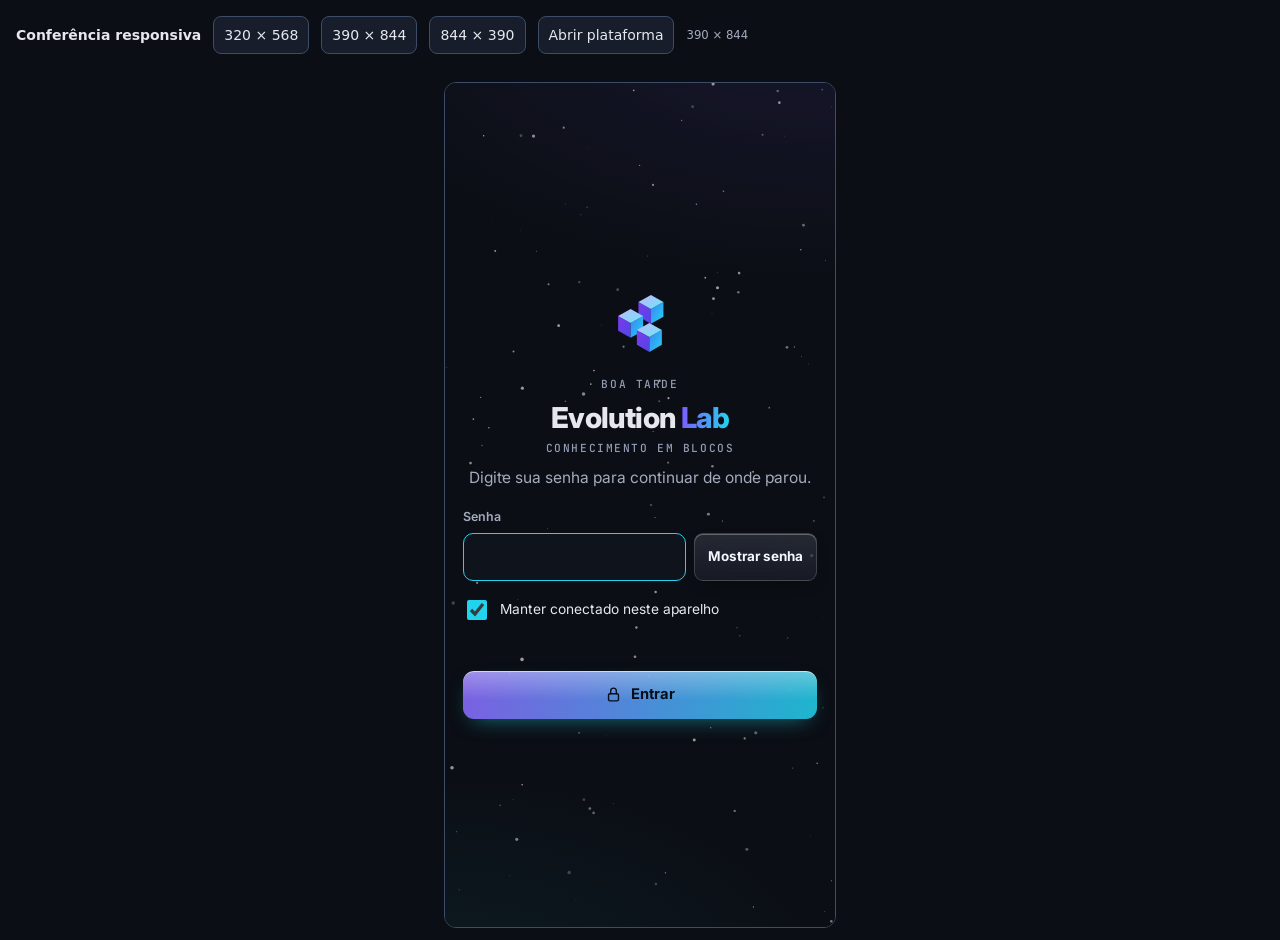
<file: tools/responsive-check.html>
<!doctype html>
<html lang="pt-BR"><meta charset="utf-8"><meta name="viewport" content="width=device-width,initial-scale=1"><title>Evolution Lab · Conferência responsiva</title>
<style>body{margin:0;background:#0B0E14;color:#E6E8EE;font:14px system-ui}header{padding:16px;display:flex;align-items:center;gap:12px;flex-wrap:wrap}button,a{color:#E6E8EE;background:#171D2B;border:1px solid #3D4C67;border-radius:8px;padding:10px;text-decoration:none;font:inherit;cursor:pointer}main{padding:12px;overflow-x:auto}iframe{display:block;border:1px solid #3D4C67;border-radius:12px;margin:auto;background:#0B0E14}small{color:#A3ABBD}</style>
<header><strong>Conferência responsiva</strong><button data-width="320" data-height="568">320 × 568</button><button data-width="390" data-height="844">390 × 844</button><button data-width="844" data-height="390">844 × 390</button><a href="../index.html?release=24#hoje">Abrir plataforma</a><small id="size">390 × 844</small></header>
<main><iframe id="mobileFrame" title="Evolution Lab em tela de celular" src="../index.html?release=24#hoje" width="390" height="844"></iframe></main>
<script>const frame=document.getElementById('mobileFrame');document.querySelectorAll('[data-width]').forEach(b=>b.addEventListener('click',()=>{frame.width=b.dataset.width;frame.height=b.dataset.height;document.getElementById('size').textContent=b.dataset.width+' × '+b.dataset.height;}));</script>
</html>
</file>
<file: lion.css>
#lion-companion{font:14px/1.5 Inter,system-ui,sans-serif;color:#E6E8EE;position:relative;z-index:65}#lion-companion [hidden]{display:none!important}#lion-companion *{box-sizing:border-box}#lion-companion button,#lion-companion select{font:inherit}#lion-companion button{cursor:pointer}#lion-anchor{position:fixed;right:20px;bottom:24px;width:90px;height:108px;z-index:67}#lion-icon{position:relative;display:flex;align-items:center;justify-content:center;background:none;border:0;width:90px;height:108px;padding:0;touch-action:none;cursor:grab;filter:drop-shadow(0 0 9px #A78BFA55)}#lion-icon:active{cursor:grabbing}#lion-icon img{width:90px;height:100px;object-fit:contain;pointer-events:none;animation:lion-idle 5s ease-in-out infinite}#lion-icon::after{content:'Lion';position:absolute;bottom:0;font:10px ui-monospace,monospace;color:#BBF7FF;letter-spacing:1px;background:#10283DEB;border:1px solid #7CEBFF55;border-radius:5px;padding:0 8px}#lion-icon.talking img{animation:lion-talk .7s ease-in-out 3}#lion-balloon{position:fixed;z-index:68;width:min(290px,calc(100vw - 24px));padding:14px 36px 14px 14px;border:1px solid #86E9FF88;border-radius:14px 14px 5px 14px;background:linear-gradient(125deg,#112C3EF5,#291B44F0);color:#E6E8EE;box-shadow:0 0 22px #22D3EE1A;backdrop-filter:blur(16px);font-size:13px}#lion-balloon strong{display:block;color:#C9F8FF;font-size:12px;margin-bottom:5px}#lion-balloon p{margin:0}#lion-balloon button{position:absolute;right:5px;top:5px;width:30px;height:30px;border:0;color:#B7C8DD;background:none;font-size:20px}#lion-panel{position:fixed;right:24px;bottom:142px;z-index:68;width:min(380px,calc(100vw - 32px));max-height:calc(100dvh - 115px);overflow:auto;border:1px solid #86E9FF88;border-radius:9px 22px 9px 22px;background:linear-gradient(140deg,#4AD8FF1C,#171C31ED 38%,#351D48E8);backdrop-filter:blur(20px);box-shadow:inset 1px 1px #D1FFFF55,5px 5px 0 #22D3EE14,10px 10px 0 #A78BFA16,0 15px 60px #0008;color:#E6E8EE}#lion-panel>canvas{position:absolute;inset:0;width:100%;height:100%;pointer-events:none;opacity:.25}#lion-panel .lion-front{position:relative;z-index:1}#lion-panel header{display:flex;align-items:center;gap:10px;padding:12px 14px;background:#47D9FF0D;border-bottom:1px solid #7EE9FF33}#lion-panel header img{width:42px;height:46px;object-fit:contain}#lion-panel header strong{display:block;font-size:15px;color:#CFFAFF}#lion-panel header small{display:block;color:#B4C7DD;font-size:11px}#lion-panel header button{margin-left:auto;width:40px;height:40px;color:#B6CBE2;background:none;border:0;font-size:23px}#lion-panel .lion-body{padding:16px}#lion-date{font:11px ui-monospace,monospace;color:#8EEBFF;margin:0 0 12px}#lion-advice{font-size:13px;color:#E6E8EE;background:#1D2D4566;border:1px solid #B9A0FF44;border-radius:10px;padding:12px;margin:0 0 12px}#lion-panel .lion-actions{display:flex;gap:8px;flex-wrap:wrap}#lion-panel .lion-actions button{flex:1;min-height:42px;padding:8px;border:1px solid #7CEBFF55;border-radius:8px;background:#1E355066;color:#D8F9FF;font-size:12px}#lion-panel .lion-actions button:first-child{background:linear-gradient(105deg,#A585FF,#63E0F3);color:#0A1425;font-weight:700;border:0}#lion-panel details{margin-top:16px;font-size:12px;color:#B7C8DD}#lion-panel summary{cursor:pointer;color:#D8E6F7;padding:6px 0}#lion-panel .lion-settings{display:grid;gap:12px;padding-top:10px}#lion-panel label{display:flex;justify-content:space-between;align-items:center;gap:10px;font-size:12px}#lion-panel select{padding:7px;border:1px solid #3D4C67;border-radius:7px;background:#121C2F;color:#E6E8EE;max-width:145px}#lion-panel input{accent-color:#22D3EE;width:18px;height:18px}#lion-panel .lion-note{font-size:11px;color:#AFC1D9;margin:14px 0 0}#lion-companion :focus-visible{outline:2px solid #22D3EE;outline-offset:3px}#lion-companion.lion-still img{animation:none!important}@keyframes lion-idle{0%,100%{transform:translateY(0) rotate(-1deg)}50%{transform:translateY(-5px) rotate(1deg)}}@keyframes lion-talk{0%,100%{transform:translateY(0)}50%{transform:translateY(-7px)}}@media(max-width:860px){#lion-anchor{right:12px;bottom:calc(84px + env(safe-area-inset-bottom,0px));width:76px;height:94px}#lion-icon{width:76px;height:94px}#lion-icon img{width:76px;height:86px}#lion-panel{right:16px;bottom:calc(185px + env(safe-area-inset-bottom,0px));max-height:calc(100dvh - 205px)}}@media(prefers-reduced-motion:reduce){#lion-icon img{animation:none!important}}
#lion-panel header{touch-action:none;cursor:grab}#lion-panel header:active{cursor:grabbing}

/* Toque, rotação e áreas seguras de celulares e tablets. */
#lion-companion{--lion-safe-top:env(safe-area-inset-top,0px)}
#lion-panel{overscroll-behavior:contain;-webkit-overflow-scrolling:touch;scrollbar-width:thin;max-width:calc(100vw - 24px);isolation:isolate}
#lion-panel header{position:sticky;top:0;z-index:2;background:#16243AF5}
#lion-panel header button{flex-shrink:0;width:44px;min-height:44px}
#lion-panel .lion-actions button{min-height:44px}
#lion-panel summary{min-height:44px;align-content:center}
#lion-panel label{min-height:44px}
#lion-panel input{flex-shrink:0;width:22px;height:22px}
#lion-balloon{overflow:auto;overscroll-behavior:contain;-webkit-overflow-scrolling:touch;padding-right:46px;max-width:calc(100vw - 24px)}
#lion-balloon button{width:40px;height:40px;top:0;right:0}
@media(max-width:860px){#lion-panel{right:max(12px,env(safe-area-inset-right,0px));bottom:calc(84px + env(safe-area-inset-bottom,0px));width:min(380px,calc(100vw - 24px));max-height:calc(100dvh - 108px - env(safe-area-inset-top,0px) - env(safe-area-inset-bottom,0px))}#lion-anchor{right:max(12px,env(safe-area-inset-right,0px))}#lion-panel header small{font-size:12px}#lion-panel .lion-note{font-size:12px;line-height:1.6}#lion-panel .lion-body{padding:14px}#lion-panel .lion-actions button{min-width:70px}}
@media(max-width:360px){#lion-panel header{padding:9px 10px}#lion-panel header strong{font-size:14px}#lion-panel header small{font-size:11px}#lion-panel .lion-actions{gap:6px}#lion-panel .lion-actions button{font-size:12px;padding:8px 6px}#lion-panel .lion-body{padding:12px}}

/* Lion mais vivo: levitação, energia e reações a cada resposta. */
#lion-icon{isolation:isolate;--lion-aura:#A78BFA;--lion-spark:#67E8F9}
#lion-icon img{position:relative;z-index:1;transform-origin:50% 70%;animation:lion-hover 2.8s ease-in-out infinite;filter:drop-shadow(0 4px 8px #0005)}
#lion-icon::before{content:'';position:absolute;inset:17% 6% 9%;z-index:0;pointer-events:none;border-radius:50%;background:radial-gradient(ellipse,var(--lion-aura),transparent 68%);opacity:.32;filter:blur(7px);animation:lion-energy 2.8s ease-in-out infinite}
#lion-icon::after{z-index:3}
#lion-icon .lion-orbit{position:absolute;z-index:2;inset:10px 4px 14px;pointer-events:none;border:1px solid #A78BFA40;border-radius:50%;transform:rotate(-20deg);animation:lion-orbit 6s linear infinite}
#lion-icon .lion-orbit::before,#lion-icon .lion-orbit::after{content:'';position:absolute;width:4px;height:4px;top:12%;left:12%;border-radius:50%;background:var(--lion-spark);box-shadow:0 0 7px var(--lion-spark)}
#lion-icon .lion-orbit::after{top:auto;left:auto;right:12%;bottom:12%;width:3px;height:3px;background:#C4B5FD}
#lion-icon.talking img{animation:lion-chat .65s ease-in-out 5}
#lion-icon.lion-react-hello img{animation:lion-hello .9s ease-in-out 2}
#lion-icon.lion-react-ok{--lion-aura:#34D399;--lion-spark:#6EE7B7}
#lion-icon.lion-react-ok img{animation:lion-cheer .85s ease-in-out 2}
#lion-icon.lion-react-bad{--lion-aura:#F87171;--lion-spark:#FDA4AF}
#lion-icon.lion-react-bad img{animation:lion-oops .7s ease-in-out 2}
#lion-panel .lion-actions button{background:linear-gradient(150deg,#FFFFFF14,transparent 55%),#1E355066;box-shadow:inset 0 1px 0 #FFFFFF25;transition:box-shadow .2s,filter .2s}
#lion-panel .lion-actions button:first-child{background:linear-gradient(150deg,#FFFFFF44,transparent 55%),linear-gradient(105deg,#A585FF,#63E0F3)}
#lion-panel .lion-actions button:active{filter:brightness(1.2);box-shadow:inset 0 1px 0 #FFFFFF55,0 0 15px #67E8F933}
#lion-companion.lion-still *,#lion-companion.lion-suspended *{animation:none!important}
@keyframes lion-hover{0%,100%{transform:translateY(0) rotate(-4deg)}25%{transform:translate(3px,-7px) rotate(1deg)}50%{transform:translateY(-12px) rotate(4deg)}75%{transform:translate(-3px,-6px) rotate(-1deg)}}
@keyframes lion-energy{0%,100%{opacity:.24;transform:scale(.85)}50%{opacity:.45;transform:scale(1.12)}}
@keyframes lion-orbit{from{transform:rotate(-20deg)}to{transform:rotate(340deg)}}
@keyframes lion-chat{0%,100%{transform:translateY(-2px) rotate(-3deg)}50%{transform:translateY(-12px) rotate(4deg)}}
@keyframes lion-hello{0%,100%{transform:translateY(-3px) rotate(0)}30%{transform:translateY(-12px) rotate(-10deg)}65%{transform:translateY(-8px) rotate(10deg)}}
@keyframes lion-cheer{0%,100%{transform:translateY(-3px) rotate(-3deg)}35%{transform:translateY(-19px) rotate(9deg) scale(1.06)}65%{transform:translateY(-6px) rotate(-6deg)}}
@keyframes lion-oops{0%,100%{transform:translateY(-3px) rotate(0)}25%{transform:translate(-5px,-5px) rotate(-8deg)}65%{transform:translate(5px,-4px) rotate(8deg)}}
@media(prefers-reduced-motion:reduce){#lion-companion *{animation:none!important}#lion-icon::before{opacity:.24}}

/* Preferências ampliadas */
#lion-panel .lion-settings label{display:flex;align-items:center;justify-content:space-between;gap:10px}
#lion-panel .lion-settings select{max-width:170px}
.lion-row{display:flex;gap:10px;flex-wrap:wrap}.lion-row label{flex:1;min-width:120px}
.lion-test{min-height:44px;padding:8px 12px;border:1px solid #7CEBFF55;border-radius:8px;background:#1E355066;color:#D8F9FF}
#lion-panel .lion-actions button[data-lion-action=help]{flex:1 1 100%}

/* Lion Tamagotchi */
#lion-panel header .lion-mood{margin-left:auto;padding:5px 10px;border-radius:999px;font:700 11px ui-monospace,monospace;letter-spacing:.06em;text-transform:uppercase;border:1px solid;white-space:nowrap}
#lion-panel header .lion-mood+button{margin-left:0}
.lion-mood[data-mood=feliz]{color:#6EE7B7;border-color:#34D39988;background:#10B98122}.lion-mood[data-mood=fome]{color:#FCD34D;border-color:#F59E0B88;background:#F59E0B1F}.lion-mood[data-mood=sono]{color:#A5B4FC;border-color:#818CF888;background:#6366F122}
#lion-icon .lion-dot{position:absolute;z-index:4;top:6px;right:8px;width:15px;height:15px;border-radius:50%;border:2px solid #0B0E14;background:#34D399;box-shadow:0 0 8px currentColor;color:#34D399}
#lion-icon[data-mood=fome] .lion-dot{background:#F59E0B;color:#F59E0B;animation:lion-dotp 1.2s ease-in-out infinite}#lion-icon[data-mood=sono] .lion-dot{background:#818CF8;color:#818CF8}
@keyframes lion-dotp{50%{transform:scale(1.3)}}
.pet-bars{display:grid;grid-template-columns:1fr 1fr;gap:10px 14px;margin:0 0 12px}
.pet-bar{display:grid;gap:5px}.pet-bar .pl{display:flex;justify-content:space-between;font:11px ui-monospace,monospace;letter-spacing:.08em;text-transform:uppercase;color:#9AA9BF}.pet-bar .pl b{color:#EEF2FA}
.pet-bar .pt{height:12px;border-radius:7px;background:rgba(255,255,255,.08);overflow:hidden;border:1px solid rgba(255,255,255,.08)}.pet-bar .pf{height:100%;border-radius:7px;background:var(--c);box-shadow:0 0 12px var(--c);transition:width .5s}
.pet-bar.low .pf{animation:lion-dotp 1.2s ease-in-out infinite;transform-origin:left}
.pet-ration{display:flex;align-items:center;gap:10px;padding:10px 12px;margin:0 0 8px;border-radius:14px;border:1px solid rgba(255,255,255,.14);background:linear-gradient(180deg,rgba(255,255,255,.08),rgba(255,255,255,.02))}
.pet-ration>span{font-size:20px}.pet-pel{display:flex;gap:5px;align-items:center}.pet-pel i{width:18px;height:18px;border-radius:50% 50% 50% 8px;background:linear-gradient(135deg,#FCD34D,#F59E0B);box-shadow:0 0 8px #F59E0B88;transform:rotate(-20deg)}.pet-pel i.e{background:rgba(255,255,255,.1);box-shadow:none}.pet-pel em{font:700 11px ui-monospace,monospace;color:#FCD34D;font-style:normal}
.pet-ration small{margin-left:auto;color:#9AA9BF;font-size:11px;text-align:right;line-height:1.3}
.pet-earn{margin:0 0 12px;font-size:12px;color:#A7F3D0;min-height:1.2em}
#lion-panel .pet-actions button{display:flex;flex-direction:column;gap:2px;flex:1 1 calc(50% - 8px);min-height:52px}#lion-panel .pet-actions button small{font:400 10px ui-monospace,monospace;color:#B4C7DD}
#lion-panel .pet-actions button:first-child small{color:#0b2a3a}
#lion-panel .lion-actions+.lion-actions{margin-top:9px}
</file>
<file: pixel.css>
/* Tema "Arcade" do painel do Lion: ~20% pixel (títulos, bordas em degrau, barras em blocos, botões com relevo). */
#lion-panel{--px:'Pixelify Sans','Silkscreen',ui-monospace,monospace;--pxb:#0b0f1d;border:2px solid #7EE9FF77;border-radius:6px 6px 6px 6px;box-shadow:0 0 0 2px #0b0f1d,0 0 0 4px #7C5CFF66,0 18px 40px #0009;clip-path:polygon(0 6px,6px 6px,6px 0,calc(100% - 6px) 0,calc(100% - 6px) 6px,100% 6px,100% calc(100% - 6px),calc(100% - 6px) calc(100% - 6px),calc(100% - 6px) 100%,6px 100%,6px calc(100% - 6px),0 calc(100% - 6px))}
#lion-panel header strong{font-family:var(--px);font-weight:700;font-size:20px;letter-spacing:.02em;text-shadow:2px 2px 0 #0b0f1d}
#lion-panel header small{font-family:var(--px);letter-spacing:.04em;color:#9FD8E8}
#lion-panel header .lion-mood{font-family:var(--px);font-size:13px;border-radius:0;border-width:2px;box-shadow:2px 2px 0 #0b0f1d}
.lion-stage{background:repeating-linear-gradient(0deg,rgba(0,0,0,.14) 0 1px,transparent 1px 3px),radial-gradient(ellipse at 50% 85%,rgba(124,92,255,.38),transparent 65%),radial-gradient(ellipse at 50% 30%,rgba(34,211,238,.14),transparent 70%),linear-gradient(#0f1530,#0b0f1d)!important;border-bottom:2px solid #7EE9FF44!important}
.lion-stage::after{content:'';position:absolute;inset:0;pointer-events:none;background:radial-gradient(ellipse at 50% 50%,transparent 55%,#0008 100%)}
#lion-panel .lion-stage-btns button{border-radius:4px!important;border:2px solid #0b0f1d!important;background:linear-gradient(#3b4a78,#2a3560)!important;box-shadow:0 3px 0 #0b0f1d,inset 0 2px 0 #ffffff33!important;font-family:var(--px);font-size:14px;backdrop-filter:none!important;transition:transform .08s,box-shadow .08s}
#lion-panel .lion-stage-btns button:active{transform:translateY(3px);box-shadow:0 0 0 #0b0f1d,inset 0 2px 0 #ffffff33!important}
.pet-bar .pl{font-family:var(--px);font-size:13px;letter-spacing:.06em}
.pet-bar .pt{height:16px;border-radius:0;border:2px solid #0b0f1d;background:#0b0f1d;box-shadow:0 0 0 1px #ffffff22;position:relative}
.pet-bar .pf{border-radius:0;box-shadow:none;background:linear-gradient(#ffffff55 0 3px,transparent 3px),var(--c);-webkit-mask:repeating-linear-gradient(90deg,#000 0 8px,transparent 8px 10px);mask:repeating-linear-gradient(90deg,#000 0 8px,transparent 8px 10px)}
.pet-ration{border-radius:4px;border:2px solid #0b0f1d;box-shadow:0 0 0 1px #ffffff22,inset 0 0 0 1px #ffffff14;background:#141a33}
.pet-pel i{border-radius:0;width:16px;height:16px;transform:none;clip-path:polygon(0 4px,4px 4px,4px 0,calc(100% - 4px) 0,calc(100% - 4px) 4px,100% 4px,100% calc(100% - 4px),calc(100% - 4px) calc(100% - 4px),calc(100% - 4px) 100%,4px 100%,4px calc(100% - 4px),0 calc(100% - 4px));background:#FCD34D;box-shadow:none}.pet-pel i.e{background:#2a3350}
.pet-ration small,.pet-earn,#lion-advice{font-family:var(--px);font-size:13px}
.pet-earn{color:#7EF0C0}
#lion-panel .pet-actions button,#lion-panel .lion-actions button{border-radius:4px!important;border:2px solid #0b0f1d!important;box-shadow:0 4px 0 #0b0f1d,inset 0 2px 0 #ffffff44!important;font-family:var(--px)!important;font-size:16px;transition:transform .08s,box-shadow .08s}
#lion-panel .pet-actions button:active,#lion-panel .lion-actions button:active{transform:translateY(4px);box-shadow:0 0 0 #0b0f1d,inset 0 2px 0 #ffffff44!important}
#lion-panel .pet-actions button small{font-family:var(--px);font-size:12px}
#lion-panel details>summary{font-family:var(--px);font-size:15px;border-radius:4px}
#lion-advice,#lion-panel .lion-advice{border-radius:4px}

.pet-pel{gap:3px!important;flex-wrap:nowrap}.pet-pel i{width:12px!important;height:16px!important;clip-path:none!important;border-radius:0!important;background:#FCD34D!important;box-shadow:inset 0 3px 0 #fff6!important}.pet-pel i.h{background:linear-gradient(90deg,#FCD34D 50%,#2a3350 50%)!important}.pet-pel i.e{background:#2a3350!important;box-shadow:none!important}.pet-bolt{filter:drop-shadow(0 0 6px #FCD34D)}
#lion-panel .pet-actions button{position:relative;overflow:visible}
.pet-pop{position:absolute;left:50%;top:-4px;transform:translateX(-50%);font:700 18px var(--px);color:#FCD34D;text-shadow:2px 2px 0 #0b0f1d;pointer-events:none;animation:pet-pop 1.1s steps(8) forwards;z-index:5}
@keyframes pet-pop{0%{opacity:0;transform:translate(-50%,6px)}15%{opacity:1}100%{opacity:0;transform:translate(-50%,-38px)}}
#lion-panel .pet-actions button::after{content:'';position:absolute;inset:0;pointer-events:none;background:linear-gradient(105deg,transparent 40%,#ffffff55 50%,transparent 60%);background-size:250% 100%;background-position:150% 0;animation:pet-shine 5s steps(20) infinite}
#lion-panel .pet-actions button:nth-child(2)::after{animation-delay:1.2s}#lion-panel .pet-actions button:nth-child(3)::after{animation-delay:2.4s}#lion-panel .pet-actions button:nth-child(4)::after{animation-delay:3.6s}
@keyframes pet-shine{0%,70%{background-position:150% 0}100%{background-position:-50% 0}}
.pet-bar.low .pf{animation:pet-blink 1s steps(2) infinite}@keyframes pet-blink{50%{opacity:.35}}
@media(prefers-reduced-motion:reduce){#lion-panel .pet-actions button::after,.pet-pop{animation:none}.pet-pop{opacity:1}}
.lion-stage-btns{position:relative;z-index:3}

@media(max-width:430px){#lion-panel header strong{font-size:17px;white-space:nowrap}#lion-panel header .lion-mood{font-size:12px;padding:4px 8px}}
</file>
<file: effects.css>
/* Acabamento de vidro: conserva formatos, cores e hierarquia dos botões. */
.btn,.chip{
 background:linear-gradient(145deg,#FFFFFF12,#FFFFFF03 48%,#22D3EE08),#171D2BE8;
 border-color:#A8CBF136;
 box-shadow:inset 0 1px 0 #FFFFFF26,inset 0 -1px 0 #0003,0 3px 12px #0002;
 -webkit-backdrop-filter:blur(12px);backdrop-filter:blur(12px);
 transition:box-shadow .2s,border-color .2s,filter .2s,transform .2s;
}
.btn.gold{background:linear-gradient(160deg,#FFFFFF45,transparent 45%,#FFFFFF12),var(--grad);box-shadow:inset 0 1px 0 #FFFFFF88,0 3px 16px #22D3EE18}
.btn.ok{background:linear-gradient(160deg,#FFFFFF45,transparent 45%),linear-gradient(90deg,#10B981,#34D399);box-shadow:inset 0 1px 0 #FFFFFF77,0 3px 16px #34D3991A}
.btn.ghost{background:linear-gradient(145deg,#FFFFFF08,#FFFFFF02);border-color:#A8CBF12B}
.chip[aria-pressed="true"]{background:linear-gradient(145deg,#FFFFFF40,transparent 60%),var(--cyan);color:#04161A;border-color:var(--cyan)}
@media(hover:hover){.btn:not(:disabled):hover,.chip:not(:disabled):hover{border-color:#8CEFFF80;box-shadow:inset 0 1px 0 #FFFFFF55,0 0 16px #22D3EE24;transform:translateY(-2px);filter:brightness(1.1)}}
.btn:not(:disabled):active,.chip:not(:disabled):active{transform:translateY(1px) scale(.98);box-shadow:inset 0 2px 7px #0004,0 0 12px #22D3EE22}
.btn:focus-visible,.chip:focus-visible{outline:2px solid var(--cyan);outline-offset:3px}
.feedback.ok{box-shadow:inset 0 1px 0 #FFFFFF12,0 0 16px #34D39915;animation:answer-ok .5s ease-out}
.feedback.bad{box-shadow:inset 0 1px 0 #FFFFFF12,0 0 16px #F8717115;animation:answer-bad .4s ease-out}
.feedback .answer-phrase{display:block;margin-bottom:5px;font-weight:800;color:var(--green)}
.feedback.bad .answer-phrase{color:var(--red)}
.sound-tests{display:flex;gap:8px;flex-wrap:wrap}.sound-tests .btn{flex:1;min-width:128px}
.sound-tests .btn:disabled{opacity:.45;cursor:default}
@keyframes answer-ok{from{opacity:.5;transform:translateY(5px)}to{opacity:1;transform:translateY(0)}}
@keyframes answer-bad{0%,100%{transform:translateX(0)}30%{transform:translateX(-4px)}65%{transform:translateX(4px)}}
@media(prefers-reduced-motion:reduce){.btn,.chip{transition:none}.btn:not(:disabled):hover,.btn:not(:disabled):active,.chip:not(:disabled):hover,.chip:not(:disabled):active{transform:none}.feedback.ok,.feedback.bad{animation:none}}

/* v26: vidro limpo. Fundo translúcido liso, borda fina, uma linha de luz no topo e texto nítido. */
.btn,.chip{position:relative;isolation:isolate;overflow:hidden;
 background:linear-gradient(180deg,rgba(255,255,255,.1),rgba(255,255,255,.035)),rgba(18,24,38,.45);
 border:1px solid rgba(255,255,255,.16);
 -webkit-backdrop-filter:blur(18px) saturate(1.4);backdrop-filter:blur(18px) saturate(1.4);
 box-shadow:inset 0 1px 0 rgba(255,255,255,.28),0 6px 18px -10px rgba(0,0,0,.65);
 color:#F4F7FD;text-shadow:none;-webkit-font-smoothing:antialiased}
.btn::after{content:"";position:absolute;z-index:-1;inset:0 auto 0 -70%;width:40%;background:linear-gradient(100deg,transparent,rgba(255,255,255,.2),transparent);transform:skewX(-18deg);transition:left .6s}
.btn.gold{background:linear-gradient(180deg,rgba(255,255,255,.3),rgba(255,255,255,0) 60%),linear-gradient(100deg,rgba(139,108,255,.88),rgba(34,211,238,.85));border-color:rgba(255,255,255,.4);color:#06101A;box-shadow:inset 0 1px 0 rgba(255,255,255,.6),0 8px 22px -10px rgba(34,211,238,.6)}
.btn.ok{background:linear-gradient(180deg,rgba(255,255,255,.28),rgba(255,255,255,0) 60%),linear-gradient(100deg,rgba(16,185,129,.88),rgba(52,211,153,.85));border-color:rgba(255,255,255,.36);color:#03140D;box-shadow:inset 0 1px 0 rgba(255,255,255,.55),0 8px 22px -10px rgba(52,211,153,.55)}
.btn.ghost{background:linear-gradient(180deg,rgba(255,255,255,.06),rgba(255,255,255,.01));border-color:rgba(255,255,255,.14)}
.chip[aria-pressed="true"]{background:linear-gradient(180deg,rgba(255,255,255,.3),rgba(255,255,255,0) 60%),rgba(34,211,238,.9);color:#04161A;border-color:rgba(255,255,255,.4)}
@media(hover:hover){.btn:not(:disabled):hover,.chip:not(:disabled):hover{border-color:rgba(255,255,255,.34);box-shadow:inset 0 1px 0 rgba(255,255,255,.4),0 10px 26px -10px rgba(124,92,255,.55);transform:translateY(-1px);filter:none}.btn:not(:disabled):hover::after{left:130%}}
@media(prefers-reduced-motion:reduce){.btn::after{display:none}}
</file>
<file: course.css>
/* A experiência de cursos fica isolada das outras áreas do Lab. */
.et{--et-bg:#12171e;--et-panel:#1a222d;--et-line:#374454;--et-text:#f1f4f7;--et-soft:#b8c4d2;--et-cyan:#a1e8ee;--et-lime:#d4ed9b;max-width:1250px;margin:auto;color:var(--et-text);font:16px/1.75 system-ui,-apple-system,"Segoe UI",sans-serif;overflow-wrap:anywhere}.et *{box-sizing:border-box;min-width:0}.et a{color:var(--et-cyan);text-underline-offset:4px}.et button,.et input,.et select,.et textarea{font:inherit}.et button{cursor:pointer}.et button:disabled{opacity:.4;cursor:default}.et :is(a,button,input,textarea,select,summary,pre):focus-visible{outline:3px solid var(--et-cyan);outline-offset:4px}.et #et-heading:focus{outline:none}.et h1{font-size:clamp(30px,3.7vw,48px);line-height:1.15;letter-spacing:-.04em;margin:16px 0 22px}.et h2{font-size:24px;line-height:1.35;letter-spacing:-.025em;margin:12px 0 16px}.et h3{font-size:18px;line-height:1.4;margin:18px 0 10px}.et p{margin:12px 0;color:var(--et-soft)}.et p:last-child{margin-bottom:0}.et .et-lead{font-size:18px;line-height:1.85;max-width:74ch}.et-label{color:var(--et-cyan);letter-spacing:.13em;font-size:11px;font-weight:800;text-transform:uppercase}.et-hero{padding:clamp(24px,5vw,52px);background:linear-gradient(130deg,#233238,#172029);border:1px solid #526a75;border-radius:24px;margin-bottom:24px}.et-tags{display:flex;gap:8px;flex-wrap:wrap;margin:22px 0}.et-tags span,.et-tag{display:inline-block;border:1px solid #526574;border-radius:100px;padding:5px 10px;color:var(--et-cyan);font-size:12px}.et-card{padding:26px;border:1px solid var(--et-line);border-radius:18px;background:var(--et-panel);margin:22px 0}.et-grid{display:grid;grid-template-columns:1fr 1fr;gap:20px;margin:24px 0}.et-grid .et-card{margin:0}.et-note{padding:18px 20px;border-left:3px solid var(--et-cyan);background:#1d3039;border-radius:0 12px 12px 0;margin:24px 0}.et-note p{margin-top:5px}.et .et-small{font-size:13px;color:var(--et-soft)}.et-btn{display:inline-flex;align-items:center;justify-content:center;text-align:center;gap:8px;min-height:48px;border:1px solid #d4ed9b!important;border-radius:12px;background:var(--et-lime)!important;color:#1c260e!important;font-size:14px!important;font-weight:750!important;padding:11px 17px;text-decoration:none!important;transition:filter .16s,transform .16s}.et-btn:hover{filter:brightness(1.08)}.et-btn:active{transform:translateY(1px)}.et-btn.et-secondary{border-color:#4c5c6e!important;background:#24303d!important;color:var(--et-text)!important}.et-actions{display:flex;flex-wrap:wrap;gap:10px;margin:20px 0}.et details{border:1px solid var(--et-line);border-radius:12px;padding:15px 17px;margin:16px 0;background:#18212c}.et details.et-card{padding:24px}.et summary{min-height:34px;cursor:pointer;font-size:16px}.et summary span{display:block;margin-left:18px;color:var(--et-soft);font-size:12px}.et-row{display:flex;gap:15px;align-items:center;border-top:1px solid var(--et-line);padding:16px 0;text-decoration:none!important;color:var(--et-text)!important}.et-row small{display:block;color:var(--et-soft);font-size:12px;margin-top:4px}.et-row div{flex:1}.et-number{border:1px solid #526777;border-radius:10px;min-width:34px;height:34px;display:grid;place-items:center;color:var(--et-cyan);font-size:12px}.et-back{display:inline-block;margin:0 0 25px}.et-layout{display:grid;grid-template-columns:205px minmax(0,1fr);gap:35px}.et-sidebar{border-right:1px solid var(--et-line);padding-right:20px;position:sticky;top:100px;align-self:start}.et-sidebar h2{font-size:22px}.et-sidebar nav{display:grid;gap:6px;margin:23px 0}.et-sidebar nav button{display:flex;align-items:center;gap:10px;min-height:52px;border:1px solid transparent;border-radius:10px;background:transparent;text-align:left;color:var(--et-soft);font-size:13px;padding:8px}.et-sidebar nav button span{font-size:11px;border:1px solid var(--et-line);padding:4px 6px;border-radius:7px}.et-sidebar nav button[aria-current=step]{background:#263a42;border-color:#4c707a;color:var(--et-cyan)}.et-work{min-width:0}.et-work .et-stage-head{margin-bottom:22px}.et-history{border:1px solid #59684d;color:#d4ed9b;padding:12px 15px;border-radius:12px;font-size:13px;margin-bottom:20px}.et-work select,.et .et-mobile-label{display:none}.et-controls{display:flex;align-items:center;justify-content:space-between;gap:12px;margin-top:28px;padding:18px 0;border-top:1px solid var(--et-line);background:var(--bg,#11151c)}.et-controls>span{font-size:12px;color:var(--et-soft)}.et code{font: .9em/1.7 ui-monospace,SFMono-Regular,Consolas,monospace;color:var(--et-cyan);overflow-wrap:anywhere}.et pre{white-space:pre;overflow:auto;max-width:100%;border:1px solid var(--et-line);background:#0d1219;padding:19px;border-radius:13px;font-size:14px;line-height:1.8;tab-size:2}.et pre code{overflow-wrap:normal;color:#c5edf0}.et-code-head{display:flex;align-items:center;justify-content:space-between;gap:10px;font-size:12px}.et-code-head .et-btn{min-height:44px;font-size:12px!important;padding:8px 11px}.et textarea,.et input:not([type=radio]):not([type=checkbox]){display:block;width:100%;border:1px solid #5d7185;border-radius:11px;background:#0d141d;color:var(--et-text);padding:14px;margin:9px 0;font-size:16px}.et label{display:block;color:var(--et-text)}.et .et-check{display:flex;align-items:flex-start;gap:12px;margin:16px 0;cursor:pointer}.et-check input{width:21px;height:21px;flex-shrink:0;accent-color:var(--et-lime);margin-top:5px}.et-lab-grid{display:grid;grid-template-columns:1fr 1fr;gap:16px;margin-top:20px}.et .et-editor{height:320px;min-height:250px;resize:vertical;font:13px/1.8 ui-monospace,SFMono-Regular,Consolas,monospace;tab-size:2}.et-lab-grid iframe{height:320px;width:100%;display:block;border:1px solid var(--et-line);border-radius:12px;background:white}.et fieldset{min-width:0;width:100%;border:0;border-bottom:1px solid var(--et-line);padding:10px 0 25px;margin:18px 0}.et legend{font-size:18px;font-weight:750;max-width:100%;white-space:normal}.et .et-option{display:flex;align-items:flex-start;gap:12px;padding:14px;background:#111a24;border:1px solid var(--et-line);border-radius:11px;margin:12px 0;cursor:pointer}.et-option:has(input:checked){background:#253b46;border-color:#7ba8b7}.et-option input{accent-color:var(--et-cyan);margin-top:7px;flex-shrink:0}.et-status{margin:15px 0;font-size:15px;color:var(--et-cyan)}.et-status:empty{display:none}.et-criteria{list-style:none;padding:0}.et-criteria li{display:flex;gap:12px;padding:12px 0;border-bottom:1px solid var(--et-line)}.et-criteria span{color:var(--et-lime)}
@media(max-width:1100px){.et-layout{grid-template-columns:180px minmax(0,1fr);gap:22px}.et-lab-grid{grid-template-columns:1fr}.et-card{padding:22px}}
@media(max-width:760px){.et-layout{display:block}.et-sidebar{display:none}.et-work select{display:block;width:100%;min-height:50px;background:#1a2735;border:1px solid #566f80;color:var(--et-text);padding:10px;border-radius:12px;margin:8px 0 25px;font-size:16px}.et .et-mobile-label{display:block;font-size:13px;color:var(--et-soft)}.et h1{font-size:32px}.et .et-lead{font-size:17px}.et h2{font-size:23px}.et-grid{grid-template-columns:1fr;gap:16px}.et-card{padding:19px}.et-controls{position:sticky;bottom:76px;z-index:5;padding:12px 0 15px;margin-bottom:15px}.et-controls .et-btn{padding:10px 13px}.et-controls>span{font-size:11px}.et .et-editor,.et-lab-grid iframe{height:300px}.et pre{padding:15px;font-size:13px}.et-back{margin-bottom:20px}.et-actions .et-btn{flex:1}.et summary{font-size:15px}}
@media(max-width:360px){.et h1{font-size:29px}.et-controls>span{display:none}.et-controls .et-btn{flex:1}.et-card{padding:16px}.et-code-head{flex-wrap:wrap}}
@media(prefers-reduced-motion:reduce){.et *{transition:none!important;animation:none!important}}
</file>
